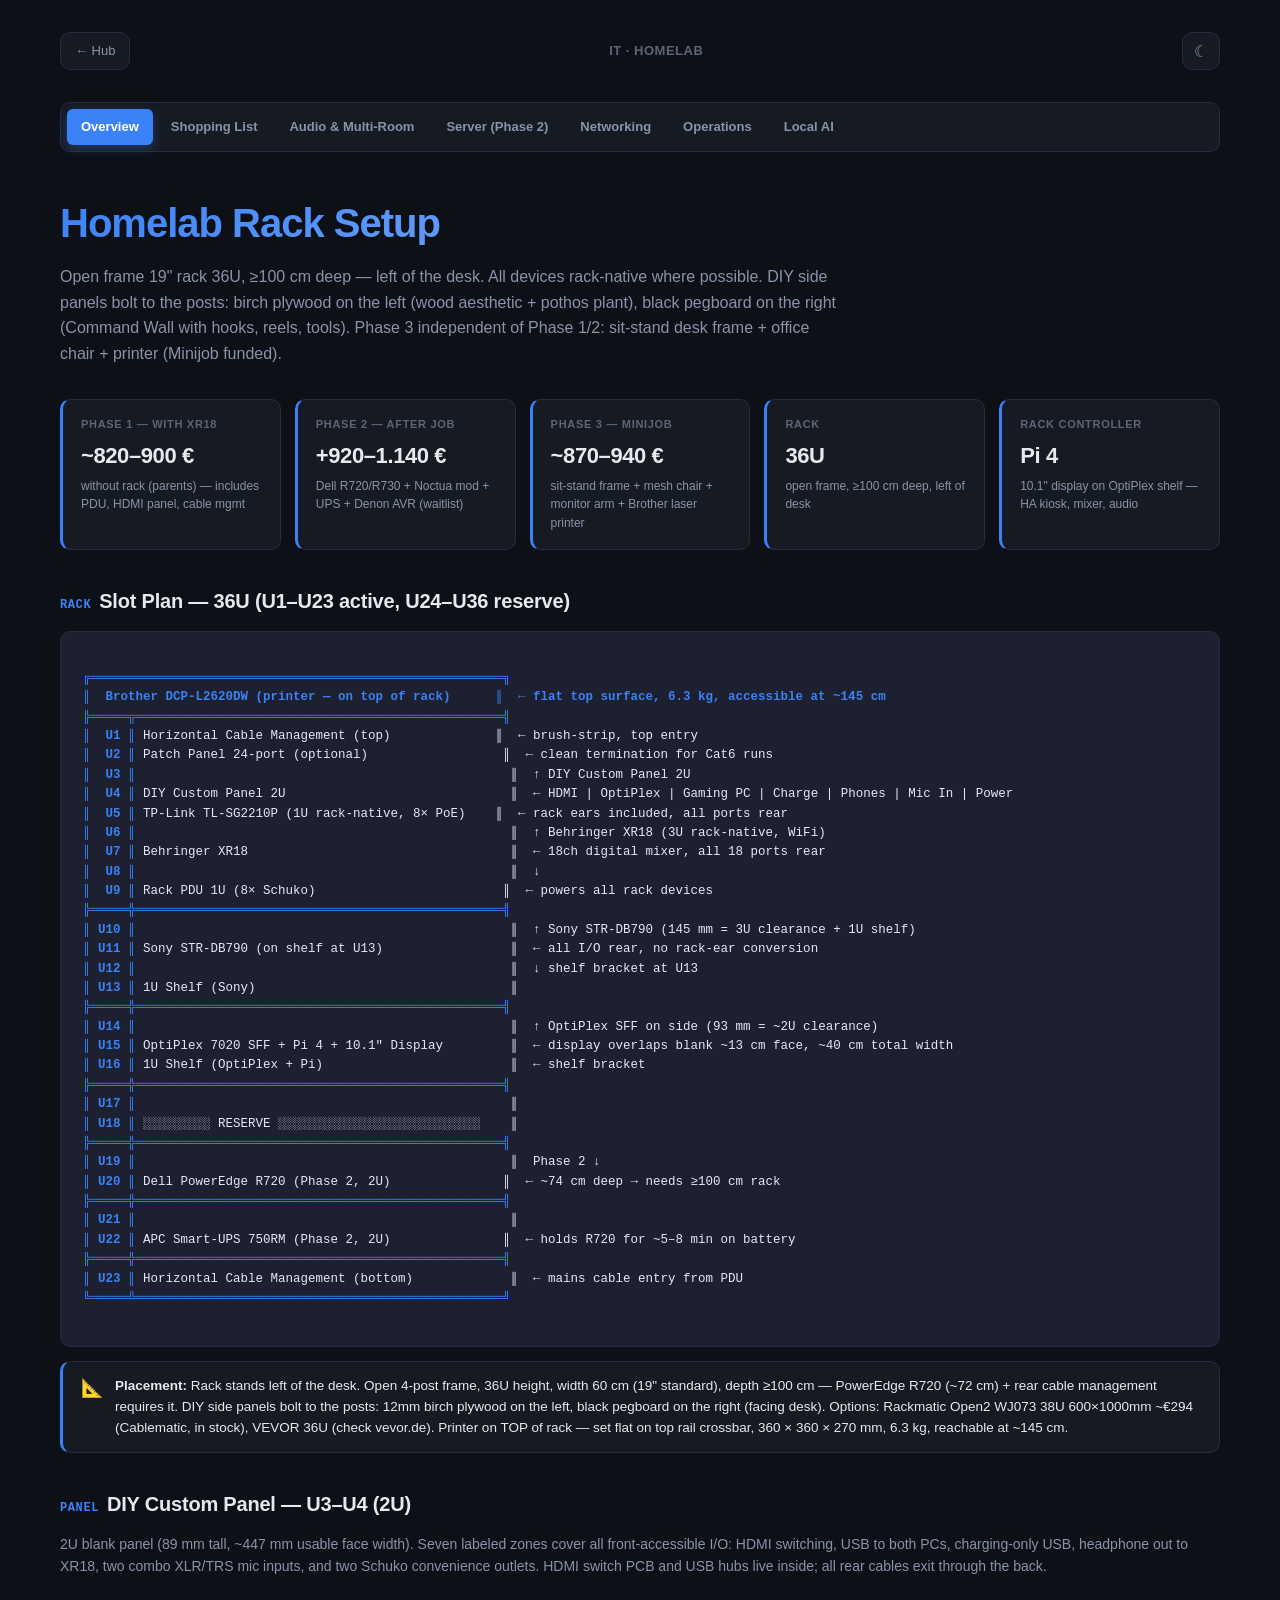
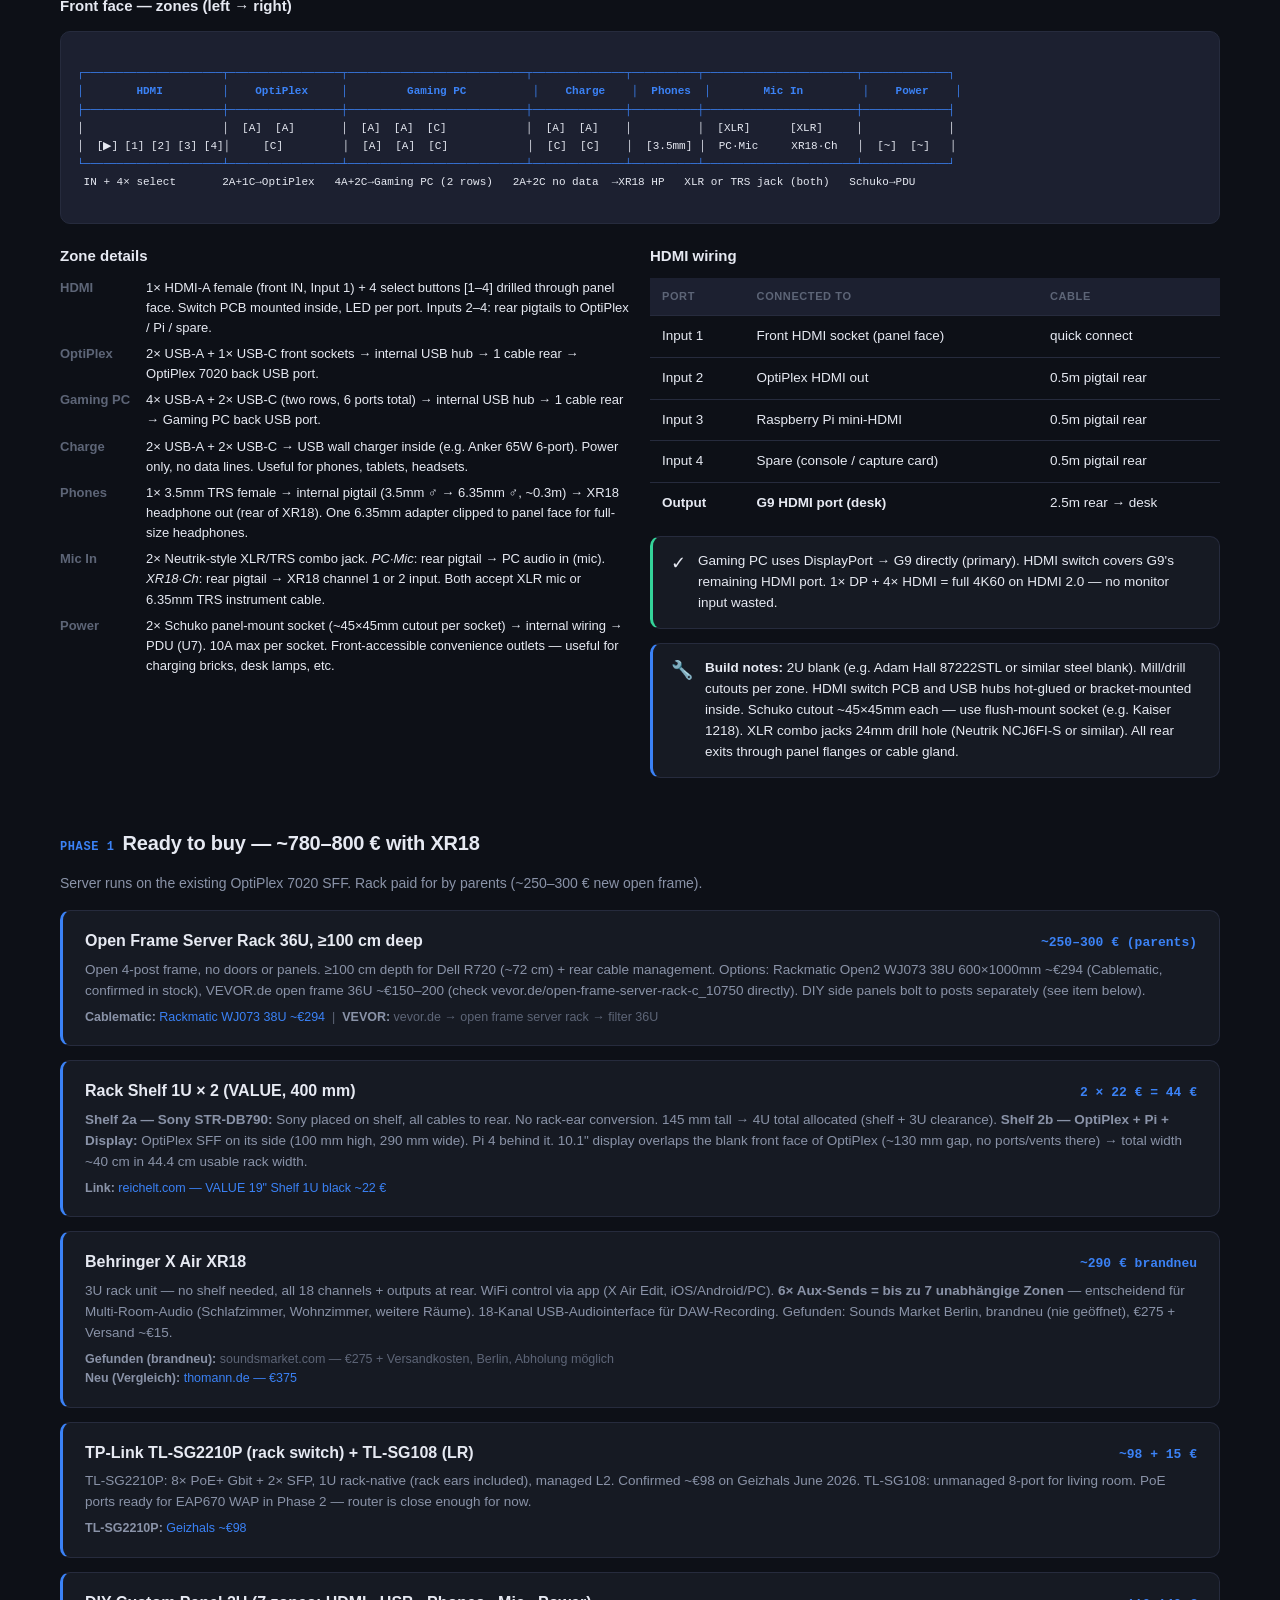
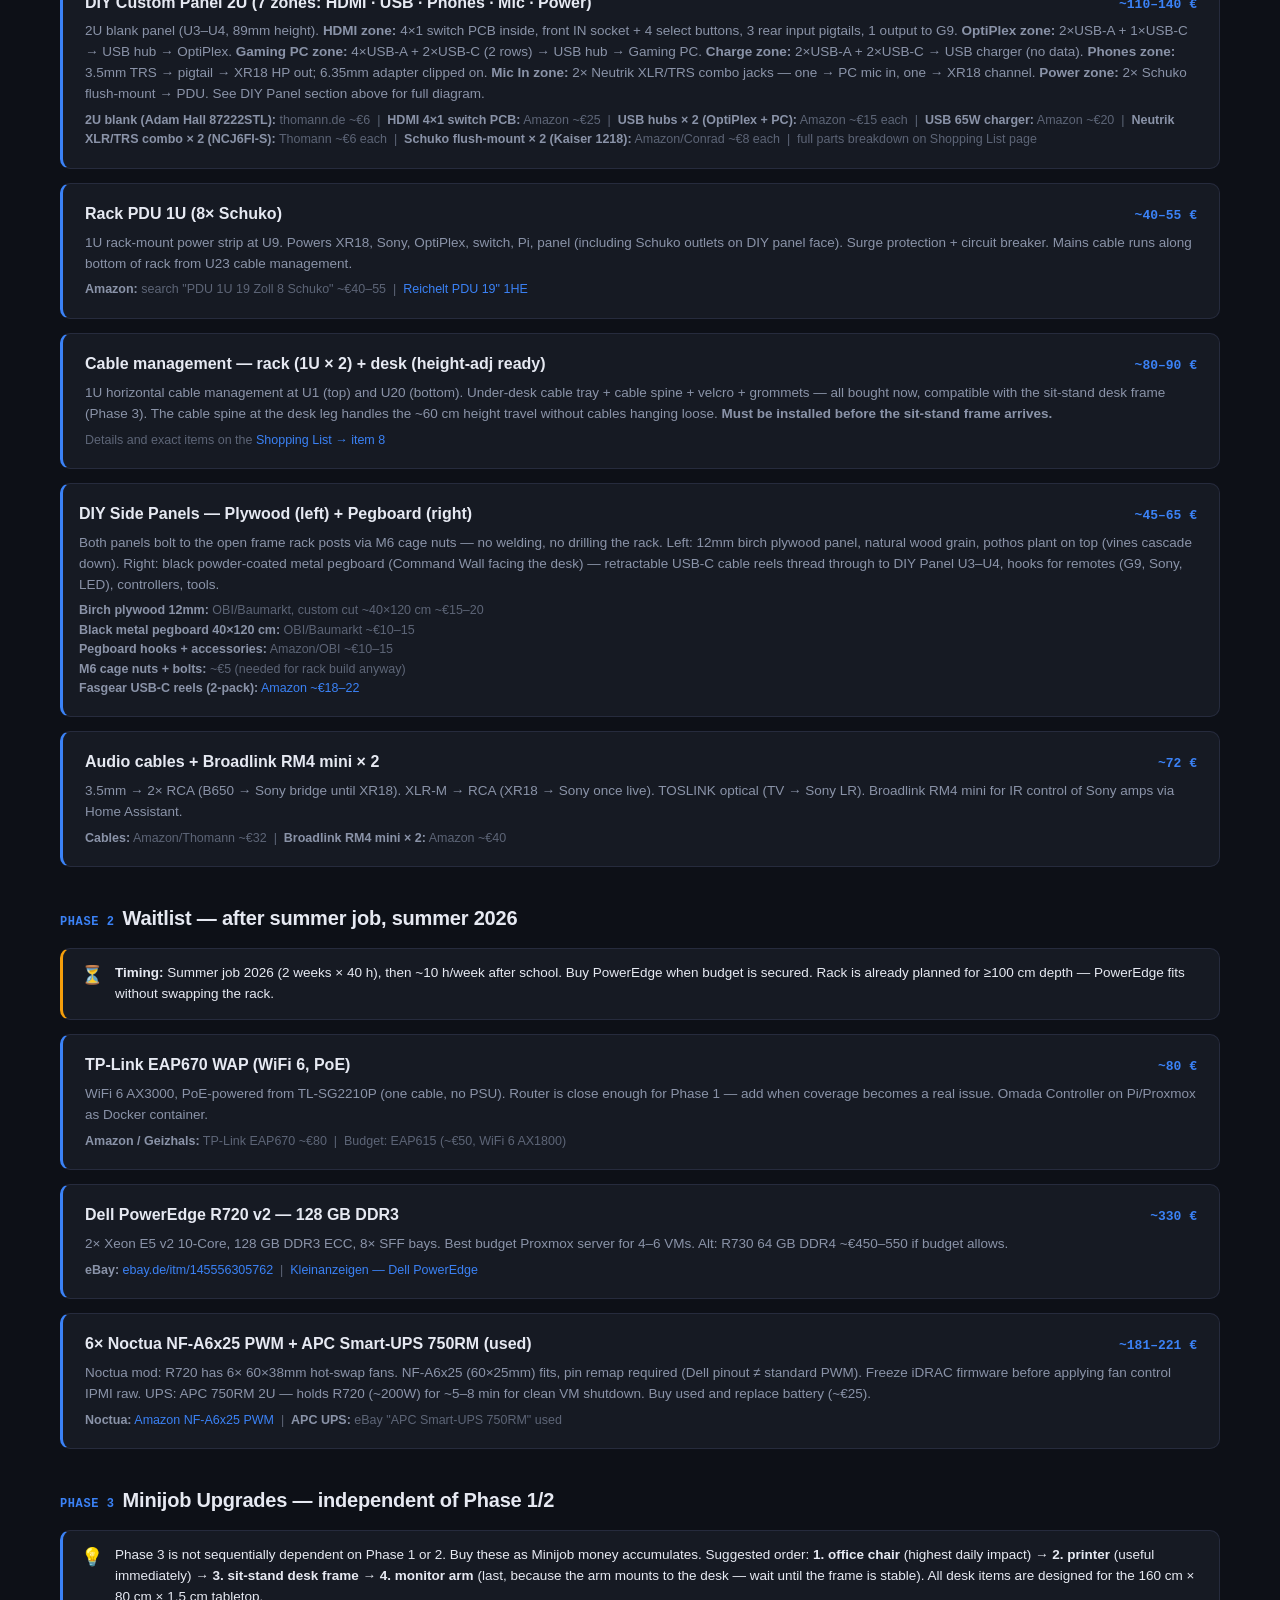
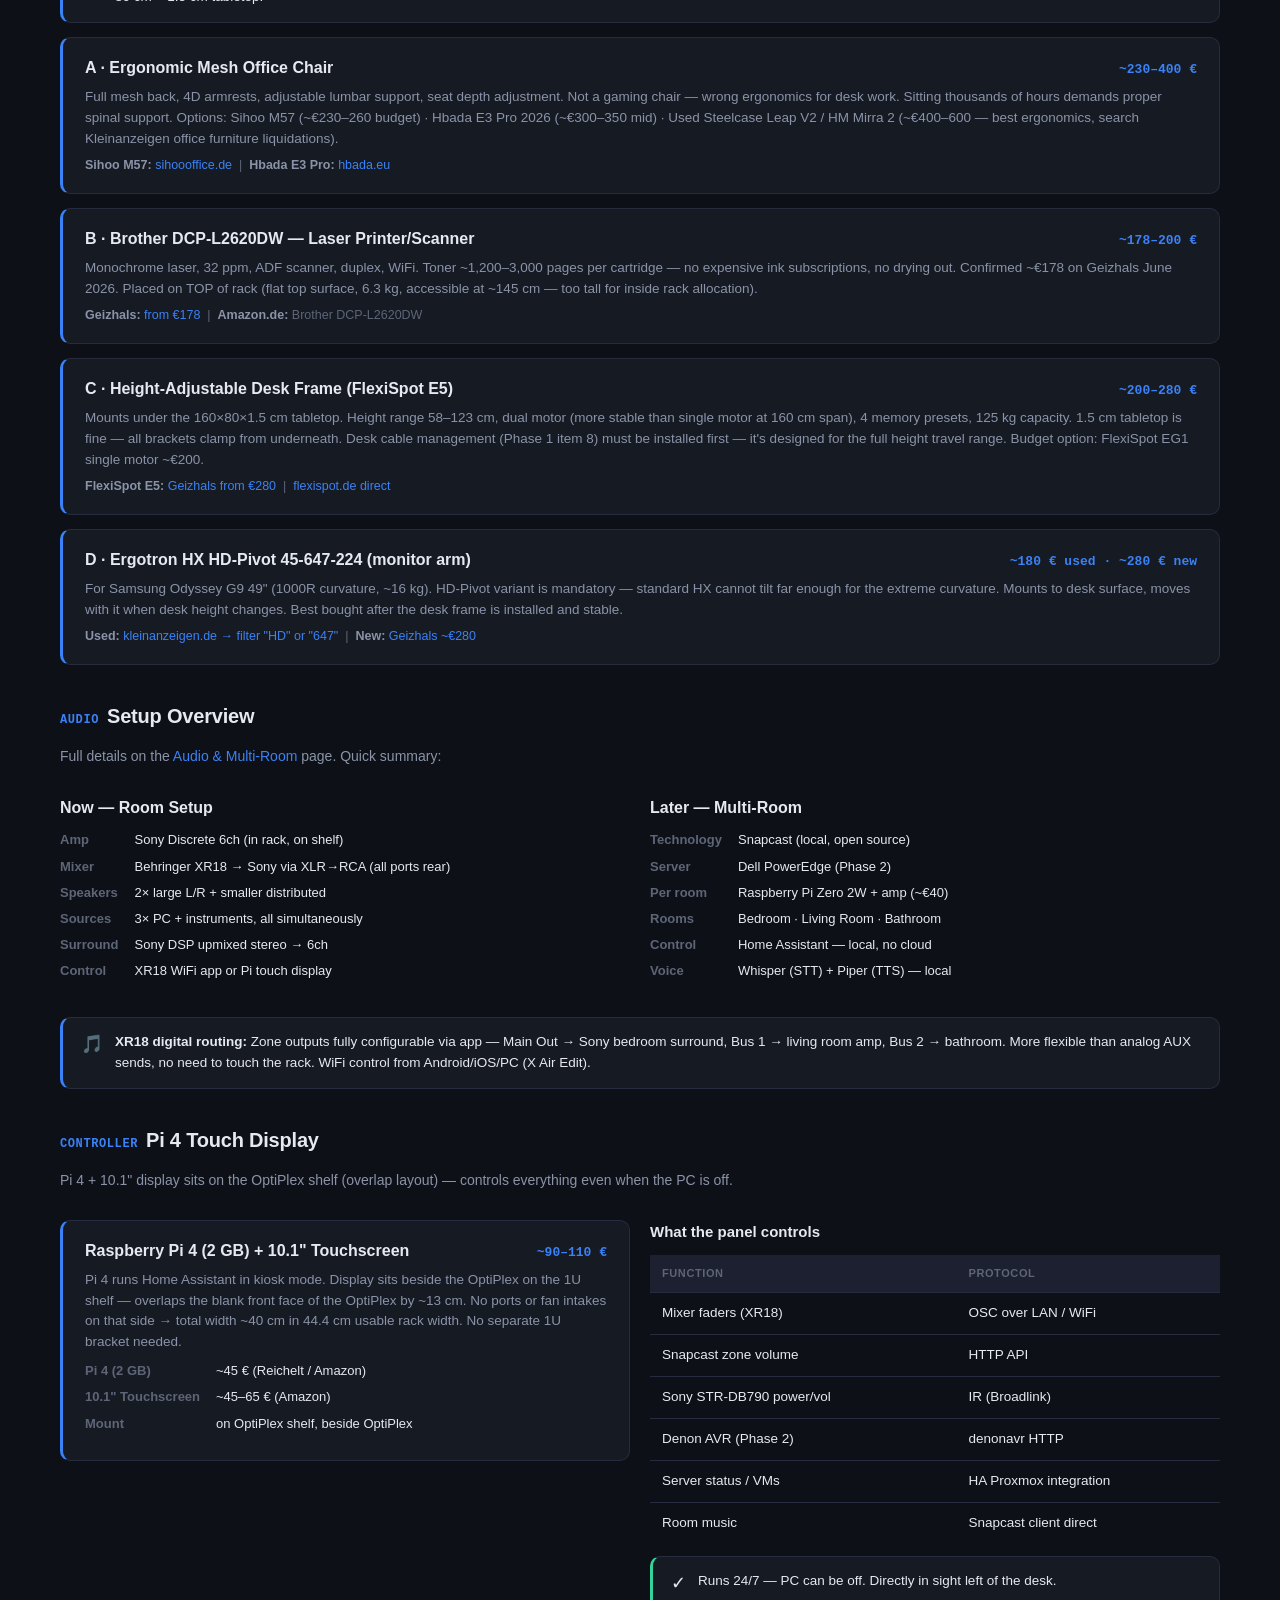
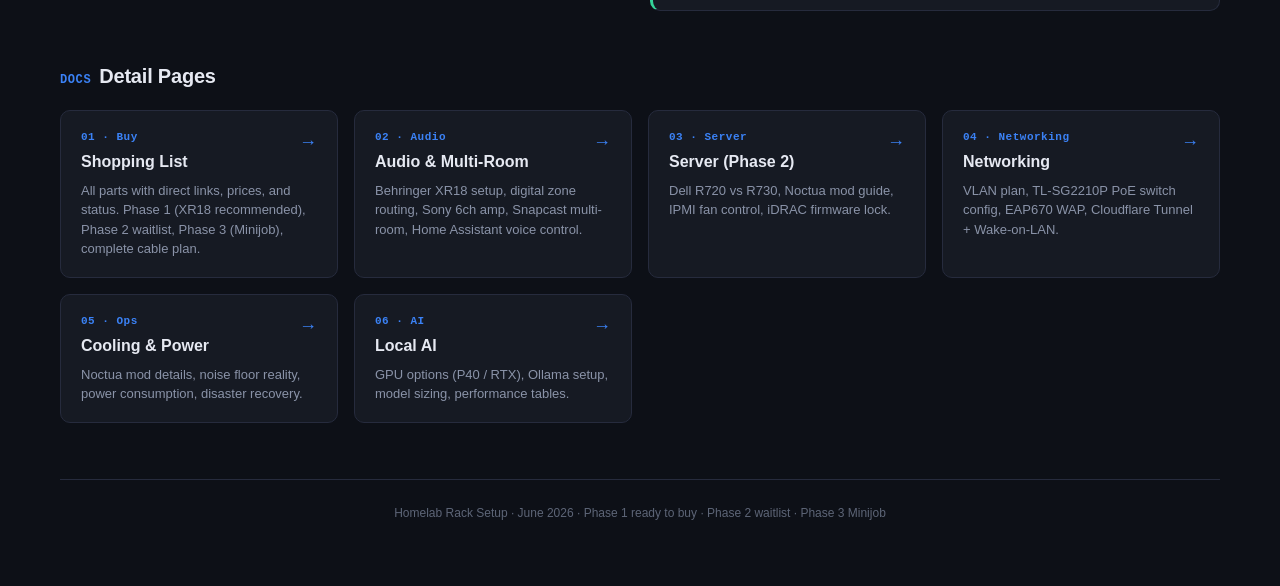
<file: index.html>
<!DOCTYPE html>
<html lang="en">
<head>
  <meta charset="UTF-8" />
  <meta name="viewport" content="width=device-width, initial-scale=1.0" />
  <title>Homelab Rack Setup — IT Hub</title>

  <meta name="proj-title"       content="Homelab Rack Setup" />
  <meta name="proj-color"       content="#3b82f6" />
  <meta name="proj-color-rgb"   content="59,130,246" />
  <meta name="proj-description" content="Open frame 19&quot; rack 36U, ≥100 cm deep — left of the desk. Phase 1: OptiPlex + XR18 + HDMI panel + DIY side panels. Phase 2: Dell PowerEdge after summer job. Phase 3: sit-stand desk + chair + printer (Minijob)." />
  <meta name="proj-tag"         content="Homelab / Build" />

  <script>(function(){try{var t=localStorage.getItem('it-hub-theme');if(t==='light')document.documentElement.classList.add('theme-light');}catch{}})();</script>
  <link rel="stylesheet" href="style.css" />
  <link rel="stylesheet" href="page.css" />
  <style>:root{--accent:#3b82f6;--accent-rgb:59,130,246;}</style>
</head>
<body>
<div class="container">

  <nav class="topbar">
    <a class="back" href="../../index.html">← Hub</a>
    <span class="brand">IT · Homelab</span>
    <button class="theme-toggle" type="button">☾</button>
  </nav>

  <nav class="subnav">
    <a href="index.html" class="active">Overview</a>
    <a href="einkaufsliste.html">Shopping List</a>
    <a href="audio.html">Audio &amp; Multi-Room</a>
    <a href="server.html">Server (Phase 2)</a>
    <a href="networking.html">Networking</a>
    <a href="operations.html">Operations</a>
    <a href="ai.html">Local AI</a>
  </nav>

  <header class="hero">
    <h1>Homelab Rack Setup</h1>
    <p class="lead">Open frame 19" rack 36U, ≥100 cm deep — left of the desk. All devices rack-native where possible. DIY side panels bolt to the posts: birch plywood on the left (wood aesthetic + pothos plant), black pegboard on the right (Command Wall with hooks, reels, tools). Phase 3 independent of Phase 1/2: sit-stand desk frame + office chair + printer (Minijob funded).</p>
  </header>

  <section class="stats-banner stagger">
    <div class="stat">
      <div class="lbl">Phase 1 — with XR18</div>
      <div class="val">~820–900 €</div>
      <div class="sub">without rack (parents) — includes PDU, HDMI panel, cable mgmt</div>
    </div>
    <div class="stat">
      <div class="lbl">Phase 2 — after job</div>
      <div class="val">+920–1.140 €</div>
      <div class="sub">Dell R720/R730 + Noctua mod + UPS + Denon AVR (waitlist)</div>
    </div>
    <div class="stat">
      <div class="lbl">Phase 3 — Minijob</div>
      <div class="val">~870–940 €</div>
      <div class="sub">sit-stand frame + mesh chair + monitor arm + Brother laser printer</div>
    </div>
    <div class="stat">
      <div class="lbl">Rack</div>
      <div class="val">36U</div>
      <div class="sub">open frame, ≥100 cm deep, left of desk</div>
    </div>
    <div class="stat">
      <div class="lbl">Rack Controller</div>
      <div class="val">Pi 4</div>
      <div class="sub">10.1" display on OptiPlex shelf — HA kiosk, mixer, audio</div>
    </div>
  </section>

  <!-- ===== RACK LAYOUT ===== -->
  <section class="section">
    <h2><span class="num">RACK</span>Slot Plan — 36U (U1–U23 active, U24–U36 reserve)</h2>
    <div class="diagram">
<span class="hi">╔═══════════════════════════════════════════════════════╗</span>
<span class="hi">║  Brother DCP-L2620DW (printer — on top of rack)      ║  ← flat top surface, 6.3 kg, accessible at ~145 cm</span>
<span class="hi">╠═════╦═════════════════════════════════════════════════╣</span>
<span class="hi">║  U1 ║</span> Horizontal Cable Management (top)              ║  ← brush-strip, top entry
<span class="hi">║  U2 ║</span> Patch Panel 24-port (optional)                  ║  ← clean termination for Cat6 runs
<span class="hi">║  U3 ║</span>                                                  ║  ↑ DIY Custom Panel 2U
<span class="hi">║  U4 ║</span> DIY Custom Panel 2U                              ║  ← HDMI | OptiPlex | Gaming PC | Charge | Phones | Mic In | Power
<span class="hi">║  U5 ║</span> TP-Link TL-SG2210P (1U rack-native, 8× PoE)    ║  ← rack ears included, all ports rear
<span class="hi">║  U6 ║</span>                                                  ║  ↑ Behringer XR18 (3U rack-native, WiFi)
<span class="hi">║  U7 ║</span> Behringer XR18                                   ║  ← 18ch digital mixer, all 18 ports rear
<span class="hi">║  U8 ║</span>                                                  ║  ↓
<span class="hi">║  U9 ║</span> Rack PDU 1U (8× Schuko)                         ║  ← powers all rack devices
<span class="hi">╠═════╬═════════════════════════════════════════════════╣</span>
<span class="hi">║ U10 ║</span>                                                  ║  ↑ Sony STR-DB790 (145 mm = 3U clearance + 1U shelf)
<span class="hi">║ U11 ║</span> Sony STR-DB790 (on shelf at U13)                 ║  ← all I/O rear, no rack-ear conversion
<span class="hi">║ U12 ║</span>                                                  ║  ↓ shelf bracket at U13
<span class="hi">║ U13 ║</span> 1U Shelf (Sony)                                  ║
<span class="hi">╠═════╬═════════════════════════════════════════════════╣</span>
<span class="hi">║ U14 ║</span>                                                  ║  ↑ OptiPlex SFF on side (93 mm = ~2U clearance)
<span class="hi">║ U15 ║</span> OptiPlex 7020 SFF + Pi 4 + 10.1" Display         ║  ← display overlaps blank ~13 cm face, ~40 cm total width
<span class="hi">║ U16 ║</span> 1U Shelf (OptiPlex + Pi)                         ║  ← shelf bracket
<span class="hi">╠═════╬═════════════════════════════════════════════════╣</span>
<span class="hi">║ U17 ║</span>                                                  ║
<span class="hi">║ U18 ║</span> ░░░░░░░░░ RESERVE ░░░░░░░░░░░░░░░░░░░░░░░░░░░    ║
<span class="hi">╠═════╬═════════════════════════════════════════════════╣</span>
<span class="hi">║ U19 ║</span>                                                  ║  Phase 2 ↓
<span class="hi">║ U20 ║</span> Dell PowerEdge R720 (Phase 2, 2U)               ║  ← ~74 cm deep → needs ≥100 cm rack
<span class="hi">╠═════╬═════════════════════════════════════════════════╣</span>
<span class="hi">║ U21 ║</span>                                                  ║
<span class="hi">║ U22 ║</span> APC Smart-UPS 750RM (Phase 2, 2U)               ║  ← holds R720 for ~5–8 min on battery
<span class="hi">╠═════╬═════════════════════════════════════════════════╣</span>
<span class="hi">║ U23 ║</span> Horizontal Cable Management (bottom)             ║  ← mains cable entry from PDU
<span class="hi">╚═════╩═════════════════════════════════════════════════╝</span>
    </div>
    <div class="callout info">
      <div class="icon">📐</div>
      <div class="body"><strong>Placement:</strong> Rack stands left of the desk. Open 4-post frame, 36U height, width 60 cm (19" standard), depth ≥100 cm — PowerEdge R720 (~72 cm) + rear cable management requires it. DIY side panels bolt to the posts: 12mm birch plywood on the left, black pegboard on the right (facing desk). Options: Rackmatic Open2 WJ073 38U 600×1000mm ~€294 (Cablematic, in stock), VEVOR 36U (check vevor.de). Printer on TOP of rack — set flat on top rail crossbar, 360 × 360 × 270 mm, 6.3 kg, reachable at ~145 cm.</div>
    </div>
  </section>

  <!-- ===== DIY PANEL ===== -->
  <section class="section">
    <h2><span class="num">PANEL</span>DIY Custom Panel — U3–U4 (2U)</h2>
    <p style="color:var(--text-muted); margin-bottom:16px;">2U blank panel (89 mm tall, ~447 mm usable face width). Seven labeled zones cover all front-accessible I/O: HDMI switching, USB to both PCs, charging-only USB, headphone out to XR18, two combo XLR/TRS mic inputs, and two Schuko convenience outlets. HDMI switch PCB and USB hubs live inside; all rear cables exit through the back.</p>

    <h3 style="font-size:15px;font-weight:700;margin:0 0 10px;">Front face — zones (left → right)</h3>
    <div class="diagram" style="font-size:11px; overflow-x:auto; padding:14px 16px; line-height:1.65;">
<span class="hi">┌─────────────────────┬─────────────────┬───────────────────────────┬──────────────┬──────────┬───────────────────────┬─────────────┐</span>
<span class="hi">│        HDMI         │    OptiPlex     │         Gaming PC          │    Charge    │  Phones  │        Mic In         │    Power    │</span>
<span class="hi">├─────────────────────┼─────────────────┼───────────────────────────┼──────────────┼──────────┼───────────────────────┼─────────────┤</span>
│                     │  [A]  [A]       │  [A]  [A]  [C]            │  [A]  [A]    │          │  [XLR]      [XLR]     │             │
│  [▶] [1] [2] [3] [4]│     [C]         │  [A]  [A]  [C]            │  [C]  [C]    │  [3.5mm] │  PC·Mic     XR18·Ch   │  [~]  [~]   │
<span class="hi">└─────────────────────┴─────────────────┴───────────────────────────┴──────────────┴──────────┴───────────────────────┴─────────────┘</span>
<span class="dim"> IN + 4× select       2A+1C→OptiPlex   4A+2C→Gaming PC (2 rows)   2A+2C no data  →XR18 HP   XLR or TRS jack (both)   Schuko→PDU  </span>
    </div>

    <div class="twocol" style="margin-top:20px;">
      <div>
        <h3 style="font-size:15px;font-weight:700;margin-bottom:10px;">Zone details</h3>
        <dl class="kv" style="font-size:13px;">
          <dt>HDMI</dt><dd>1× HDMI-A female (front IN, Input 1) + 4 select buttons [1–4] drilled through panel face. Switch PCB mounted inside, LED per port. Inputs 2–4: rear pigtails to OptiPlex / Pi / spare.</dd>
          <dt>OptiPlex</dt><dd>2× USB-A + 1× USB-C front sockets → internal USB hub → 1 cable rear → OptiPlex 7020 back USB port.</dd>
          <dt>Gaming PC</dt><dd>4× USB-A + 2× USB-C (two rows, 6 ports total) → internal USB hub → 1 cable rear → Gaming PC back USB port.</dd>
          <dt>Charge</dt><dd>2× USB-A + 2× USB-C → USB wall charger inside (e.g. Anker 65W 6-port). Power only, no data lines. Useful for phones, tablets, headsets.</dd>
          <dt>Phones</dt><dd>1× 3.5mm TRS female → internal pigtail (3.5mm ♂ → 6.35mm ♂, ~0.3m) → XR18 headphone out (rear of XR18). One 6.35mm adapter clipped to panel face for full-size headphones.</dd>
          <dt>Mic In</dt><dd>2× Neutrik-style XLR/TRS combo jack. <em>PC·Mic</em>: rear pigtail → PC audio in (mic). <em>XR18·Ch</em>: rear pigtail → XR18 channel 1 or 2 input. Both accept XLR mic or 6.35mm TRS instrument cable.</dd>
          <dt>Power</dt><dd>2× Schuko panel-mount socket (~45×45mm cutout per socket) → internal wiring → PDU (U7). 10A max per socket. Front-accessible convenience outlets — useful for charging bricks, desk lamps, etc.</dd>
        </dl>
      </div>
      <div>
        <h3 style="font-size:15px;font-weight:700;margin-bottom:10px;">HDMI wiring</h3>
        <table class="tbl" style="font-size:12px;">
          <thead><tr><th>Port</th><th>Connected to</th><th>Cable</th></tr></thead>
          <tbody>
            <tr><td>Input 1</td><td>Front HDMI socket (panel face)</td><td>quick connect</td></tr>
            <tr><td>Input 2</td><td>OptiPlex HDMI out</td><td>0.5m pigtail rear</td></tr>
            <tr><td>Input 3</td><td>Raspberry Pi mini-HDMI</td><td>0.5m pigtail rear</td></tr>
            <tr><td>Input 4</td><td>Spare (console / capture card)</td><td>0.5m pigtail rear</td></tr>
            <tr><td><strong>Output</strong></td><td><strong>G9 HDMI port (desk)</strong></td><td>2.5m rear → desk</td></tr>
          </tbody>
        </table>
        <div class="callout ok" style="margin-top:12px;">
          <div class="icon">✓</div>
          <div class="body">Gaming PC uses DisplayPort → G9 directly (primary). HDMI switch covers G9's remaining HDMI port. 1× DP + 4× HDMI = full 4K60 on HDMI 2.0 — no monitor input wasted.</div>
        </div>
        <div class="callout info" style="margin-top:12px;">
          <div class="icon">🔧</div>
          <div class="body"><strong>Build notes:</strong> 2U blank (e.g. Adam Hall 87222STL or similar steel blank). Mill/drill cutouts per zone. HDMI switch PCB and USB hubs hot-glued or bracket-mounted inside. Schuko cutout ~45×45mm each — use flush-mount socket (e.g. Kaiser 1218). XLR combo jacks 24mm drill hole (Neutrik NCJ6FI-S or similar). All rear exits through panel flanges or cable gland.</div>
        </div>
      </div>
    </div>
  </section>

  <!-- ===== PHASE 1 ===== -->
  <section class="section">
    <h2><span class="num">PHASE 1</span>Ready to buy — ~780–800 € with XR18</h2>
    <p style="color:var(--text-muted); margin-bottom: 16px;">Server runs on the existing OptiPlex 7020 SFF. Rack paid for by parents (~250–300 € new open frame).</p>

    <div class="comp">
      <h3>Open Frame Server Rack 36U, ≥100 cm deep <span class="price-tag">~250–300 € (parents)</span></h3>
      <div class="why">Open 4-post frame, no doors or panels. ≥100 cm depth for Dell R720 (~72 cm) + rear cable management. Options: Rackmatic Open2 WJ073 38U 600×1000mm ~€294 (Cablematic, confirmed in stock), VEVOR.de open frame 36U ~€150–200 (check vevor.de/open-frame-server-rack-c_10750 directly). DIY side panels bolt to posts separately (see item below).</div>
      <div class="alt"><strong>Cablematic:</strong> <a href="https://cablematic.com/en/products/rack-cabinet-19-open-38u-600x1000x1820mm-white-open2-mobirack-by-rackmatic-WJ073/" target="_blank">Rackmatic WJ073 38U ~€294</a> &nbsp;|&nbsp; <strong>VEVOR:</strong> vevor.de → open frame server rack → filter 36U</div>
    </div>

    <div class="comp">
      <h3>Rack Shelf 1U × 2 (VALUE, 400 mm) <span class="price-tag">2 × 22 € = 44 €</span></h3>
      <div class="why"><strong>Shelf 2a — Sony STR-DB790:</strong> Sony placed on shelf, all cables to rear. No rack-ear conversion. 145 mm tall → 4U total allocated (shelf + 3U clearance). <strong>Shelf 2b — OptiPlex + Pi + Display:</strong> OptiPlex SFF on its side (100 mm high, 290 mm wide). Pi 4 behind it. 10.1" display overlaps the blank front face of OptiPlex (~130 mm gap, no ports/vents there) → total width ~40 cm in 44.4 cm usable rack width.</div>
      <div class="alt"><strong>Link:</strong> <a href="https://www.reichelt.com/de/en/shop/product/19_shelf_1u_black-357869" target="_blank">reichelt.com — VALUE 19" Shelf 1U black ~22 €</a></div>
    </div>

    <div class="comp">
      <h3>Behringer X Air XR18 <span class="price-tag">~290 € brandneu</span></h3>
      <div class="why">3U rack unit — no shelf needed, all 18 channels + outputs at rear. WiFi control via app (X Air Edit, iOS/Android/PC). <strong>6× Aux-Sends = bis zu 7 unabhängige Zonen</strong> — entscheidend für Multi-Room-Audio (Schlafzimmer, Wohnzimmer, weitere Räume). 18-Kanal USB-Audiointerface für DAW-Recording. Gefunden: Sounds Market Berlin, brandneu (nie geöffnet), €275 + Versand ~€15.</div>
      <div class="alt">
        <strong>Gefunden (brandneu):</strong> soundsmarket.com — €275 + Versandkosten, Berlin, Abholung möglich<br>
        <strong>Neu (Vergleich):</strong> <a href="https://www.thomann.de/de/behringer_x_air_xr18.htm" target="_blank">thomann.de — €375</a>
      </div>
    </div>

    <div class="comp">
      <h3>TP-Link TL-SG2210P (rack switch) + TL-SG108 (LR) <span class="price-tag">~98 + 15 €</span></h3>
      <div class="why">TL-SG2210P: 8× PoE+ Gbit + 2× SFP, 1U rack-native (rack ears included), managed L2. Confirmed ~€98 on Geizhals June 2026. TL-SG108: unmanaged 8-port for living room. PoE ports ready for EAP670 WAP in Phase 2 — router is close enough for now.</div>
      <div class="alt"><strong>TL-SG2210P:</strong> <a href="https://geizhals.de/tp-link-tl-sg2210p-a1156121.html" target="_blank">Geizhals ~€98</a></div>
    </div>

    <div class="comp">
      <h3>DIY Custom Panel 2U (7 zones: HDMI · USB · Phones · Mic · Power) <span class="price-tag">~110–140 €</span></h3>
      <div class="why">2U blank panel (U3–U4, 89mm height). <strong>HDMI zone:</strong> 4×1 switch PCB inside, front IN socket + 4 select buttons, 3 rear input pigtails, 1 output to G9. <strong>OptiPlex zone:</strong> 2×USB-A + 1×USB-C → USB hub → OptiPlex. <strong>Gaming PC zone:</strong> 4×USB-A + 2×USB-C (2 rows) → USB hub → Gaming PC. <strong>Charge zone:</strong> 2×USB-A + 2×USB-C → USB charger (no data). <strong>Phones zone:</strong> 3.5mm TRS → pigtail → XR18 HP out; 6.35mm adapter clipped on. <strong>Mic In zone:</strong> 2× Neutrik XLR/TRS combo jacks — one → PC mic in, one → XR18 channel. <strong>Power zone:</strong> 2× Schuko flush-mount → PDU. See DIY Panel section above for full diagram.</div>
      <div class="alt">
        <strong>2U blank (Adam Hall 87222STL):</strong> thomann.de ~€6 &nbsp;|&nbsp; <strong>HDMI 4×1 switch PCB:</strong> Amazon ~€25 &nbsp;|&nbsp; <strong>USB hubs × 2 (OptiPlex + PC):</strong> Amazon ~€15 each &nbsp;|&nbsp; <strong>USB 65W charger:</strong> Amazon ~€20 &nbsp;|&nbsp; <strong>Neutrik XLR/TRS combo × 2 (NCJ6FI-S):</strong> Thomann ~€6 each &nbsp;|&nbsp; <strong>Schuko flush-mount × 2 (Kaiser 1218):</strong> Amazon/Conrad ~€8 each &nbsp;|&nbsp; full parts breakdown on Shopping List page
      </div>
    </div>

    <div class="comp">
      <h3>Rack PDU 1U (8× Schuko) <span class="price-tag">~40–55 €</span></h3>
      <div class="why">1U rack-mount power strip at U9. Powers XR18, Sony, OptiPlex, switch, Pi, panel (including Schuko outlets on DIY panel face). Surge protection + circuit breaker. Mains cable runs along bottom of rack from U23 cable management.</div>
      <div class="alt"><strong>Amazon:</strong> search "PDU 1U 19 Zoll 8 Schuko" ~€40–55 &nbsp;|&nbsp; <a href="https://www.reichelt.de/de/de/shop/search/?SEARCH=PDU+1U+19" target="_blank">Reichelt PDU 19" 1HE</a></div>
    </div>

    <div class="comp">
      <h3>Cable management — rack (1U × 2) + desk (height-adj ready) <span class="price-tag">~80–90 €</span></h3>
      <div class="why">1U horizontal cable management at U1 (top) and U20 (bottom). Under-desk cable tray + cable spine + velcro + grommets — all bought now, compatible with the sit-stand desk frame (Phase 3). The cable spine at the desk leg handles the ~60 cm height travel without cables hanging loose. <strong>Must be installed before the sit-stand frame arrives.</strong></div>
      <div class="alt">Details and exact items on the <a href="einkaufsliste.html">Shopping List → item 8</a></div>
    </div>

    <div class="comp" style="border-left: 3px solid var(--accent); padding-left: 16px;">
      <h3>DIY Side Panels — Plywood (left) + Pegboard (right) <span class="price-tag">~45–65 €</span></h3>
      <div class="why">Both panels bolt to the open frame rack posts via M6 cage nuts — no welding, no drilling the rack. Left: 12mm birch plywood panel, natural wood grain, pothos plant on top (vines cascade down). Right: black powder-coated metal pegboard (Command Wall facing the desk) — retractable USB-C cable reels thread through to DIY Panel U3–U4, hooks for remotes (G9, Sony, LED), controllers, tools.</div>
      <div class="alt">
        <strong>Birch plywood 12mm:</strong> OBI/Baumarkt, custom cut ~40×120 cm ~€15–20<br>
        <strong>Black metal pegboard 40×120 cm:</strong> OBI/Baumarkt ~€10–15<br>
        <strong>Pegboard hooks + accessories:</strong> Amazon/OBI ~€10–15<br>
        <strong>M6 cage nuts + bolts:</strong> ~€5 (needed for rack build anyway)<br>
        <strong>Fasgear USB-C reels (2-pack):</strong> <a href="https://www.amazon.de/Fasgear-Einziehbares-USB-C-Kabel/dp/B0DXDYZQSM" target="_blank">Amazon ~€18–22</a>
      </div>
    </div>

    <div class="comp">
      <h3>Audio cables + Broadlink RM4 mini × 2 <span class="price-tag">~72 €</span></h3>
      <div class="why">3.5mm → 2× RCA (B650 → Sony bridge until XR18). XLR-M → RCA (XR18 → Sony once live). TOSLINK optical (TV → Sony LR). Broadlink RM4 mini for IR control of Sony amps via Home Assistant.</div>
      <div class="alt"><strong>Cables:</strong> Amazon/Thomann ~€32 &nbsp;|&nbsp; <strong>Broadlink RM4 mini × 2:</strong> Amazon ~€40</div>
    </div>
  </section>

  <!-- ===== PHASE 2 ===== -->
  <section class="section">
    <h2><span class="num">PHASE 2</span>Waitlist — after summer job, summer 2026</h2>
    <div class="callout warn">
      <div class="icon">⏳</div>
      <div class="body"><strong>Timing:</strong> Summer job 2026 (2 weeks × 40 h), then ~10 h/week after school. Buy PowerEdge when budget is secured. Rack is already planned for ≥100 cm depth — PowerEdge fits without swapping the rack.</div>
    </div>

    <div class="comp">
      <h3>TP-Link EAP670 WAP (WiFi 6, PoE) <span class="price-tag">~80 €</span></h3>
      <div class="why">WiFi 6 AX3000, PoE-powered from TL-SG2210P (one cable, no PSU). Router is close enough for Phase 1 — add when coverage becomes a real issue. Omada Controller on Pi/Proxmox as Docker container.</div>
      <div class="alt"><strong>Amazon / Geizhals:</strong> TP-Link EAP670 ~€80 &nbsp;|&nbsp; Budget: EAP615 (~€50, WiFi 6 AX1800)</div>
    </div>

    <div class="comp">
      <h3>Dell PowerEdge R720 v2 — 128 GB DDR3 <span class="price-tag">~330 €</span></h3>
      <div class="why">2× Xeon E5 v2 10-Core, 128 GB DDR3 ECC, 8× SFF bays. Best budget Proxmox server for 4–6 VMs. Alt: R730 64 GB DDR4 ~€450–550 if budget allows.</div>
      <div class="alt"><strong>eBay:</strong> <a href="https://www.ebay.de/itm/145556305762" target="_blank">ebay.de/itm/145556305762</a> &nbsp;|&nbsp; <a href="https://www.kleinanzeigen.de/s-pcs/dell-poweredge/k0c228" target="_blank">Kleinanzeigen — Dell PowerEdge</a></div>
    </div>

    <div class="comp">
      <h3>6× Noctua NF-A6x25 PWM + APC Smart-UPS 750RM (used) <span class="price-tag">~181–221 €</span></h3>
      <div class="why">Noctua mod: R720 has 6× 60×38mm hot-swap fans. NF-A6x25 (60×25mm) fits, pin remap required (Dell pinout ≠ standard PWM). Freeze iDRAC firmware before applying fan control IPMI raw. UPS: APC 750RM 2U — holds R720 (~200W) for ~5–8 min for clean VM shutdown. Buy used and replace battery (~€25).</div>
      <div class="alt"><strong>Noctua:</strong> <a href="https://www.amazon.de/dp/B00VXTANZ4" target="_blank">Amazon NF-A6x25 PWM</a> &nbsp;|&nbsp; <strong>APC UPS:</strong> eBay "APC Smart-UPS 750RM" used</div>
    </div>
  </section>

  <!-- ===== PHASE 3 ===== -->
  <section class="section">
    <h2><span class="num">PHASE 3</span>Minijob Upgrades — independent of Phase 1/2</h2>
    <div class="callout info">
      <div class="icon">💡</div>
      <div class="body">Phase 3 is not sequentially dependent on Phase 1 or 2. Buy these as Minijob money accumulates. Suggested order: <strong>1. office chair</strong> (highest daily impact) → <strong>2. printer</strong> (useful immediately) → <strong>3. sit-stand desk frame</strong> → <strong>4. monitor arm</strong> (last, because the arm mounts to the desk — wait until the frame is stable). All desk items are designed for the 160 cm × 80 cm × 1.5 cm tabletop.</div>
    </div>

    <div class="comp">
      <h3>A · Ergonomic Mesh Office Chair <span class="price-tag">~230–400 €</span></h3>
      <div class="why">Full mesh back, 4D armrests, adjustable lumbar support, seat depth adjustment. Not a gaming chair — wrong ergonomics for desk work. Sitting thousands of hours demands proper spinal support. Options: Sihoo M57 (~€230–260 budget) · Hbada E3 Pro 2026 (~€300–350 mid) · Used Steelcase Leap V2 / HM Mirra 2 (~€400–600 — best ergonomics, search Kleinanzeigen office furniture liquidations).</div>
      <div class="alt"><strong>Sihoo M57:</strong> <a href="https://de.sihoooffice.com/products/m57-ergonomischer-stuhl" target="_blank">sihoooffice.de</a> &nbsp;|&nbsp; <strong>Hbada E3 Pro:</strong> <a href="https://www.hbada.eu/products/e3-pro-ergonomic-office-chair" target="_blank">hbada.eu</a></div>
    </div>

    <div class="comp">
      <h3>B · Brother DCP-L2620DW — Laser Printer/Scanner <span class="price-tag">~178–200 €</span></h3>
      <div class="why">Monochrome laser, 32 ppm, ADF scanner, duplex, WiFi. Toner ~1,200–3,000 pages per cartridge — no expensive ink subscriptions, no drying out. Confirmed ~€178 on Geizhals June 2026. Placed on TOP of rack (flat top surface, 6.3 kg, accessible at ~145 cm — too tall for inside rack allocation).</div>
      <div class="alt"><strong>Geizhals:</strong> <a href="https://geizhals.de/brother-dcp-l2620dw-dcpl2620dwre1-a3047102.html" target="_blank">from €178</a> &nbsp;|&nbsp; <strong>Amazon.de:</strong> Brother DCP-L2620DW</div>
    </div>

    <div class="comp">
      <h3>C · Height-Adjustable Desk Frame (FlexiSpot E5) <span class="price-tag">~200–280 €</span></h3>
      <div class="why">Mounts under the 160×80×1.5 cm tabletop. Height range 58–123 cm, dual motor (more stable than single motor at 160 cm span), 4 memory presets, 125 kg capacity. 1.5 cm tabletop is fine — all brackets clamp from underneath. Desk cable management (Phase 1 item 8) must be installed first — it's designed for the full height travel range. Budget option: FlexiSpot EG1 single motor ~€200.</div>
      <div class="alt"><strong>FlexiSpot E5:</strong> <a href="https://geizhals.de/flexispot-e5-sitz-steh-schreibtischgestell-a2608969.html" target="_blank">Geizhals from €280</a> &nbsp;|&nbsp; <a href="https://www.flexispot.de/elektrisch-hohenverstellbares-tischgestell-e5.html" target="_blank">flexispot.de direct</a></div>
    </div>

    <div class="comp">
      <h3>D · Ergotron HX HD-Pivot 45-647-224 (monitor arm) <span class="price-tag">~180 € used · ~280 € new</span></h3>
      <div class="why">For Samsung Odyssey G9 49" (1000R curvature, ~16 kg). HD-Pivot variant is mandatory — standard HX cannot tilt far enough for the extreme curvature. Mounts to desk surface, moves with it when desk height changes. Best bought after the desk frame is installed and stable.</div>
      <div class="alt"><strong>Used:</strong> <a href="https://www.kleinanzeigen.de/s-ergotron-hx/k0" target="_blank">kleinanzeigen.de → filter "HD" or "647"</a> &nbsp;|&nbsp; <strong>New:</strong> <a href="https://geizhals.de/ergotron-hx-monitor-arm-mit-hd-gelenk-schwarz-45-647-224-a2546146.html" target="_blank">Geizhals ~€280</a></div>
    </div>
  </section>

  <!-- ===== AUDIO SUMMARY ===== -->
  <section class="section">
    <h2><span class="num">AUDIO</span>Setup Overview</h2>
    <p style="color:var(--text-muted); margin-bottom:16px;">Full details on the <a href="audio.html">Audio &amp; Multi-Room</a> page. Quick summary:</p>

    <div class="twocol">
      <div>
        <h3 style="margin-bottom:10px; font-size:16px; font-weight:700;">Now — Room Setup</h3>
        <div class="kv">
          <dt>Amp</dt><dd>Sony Discrete 6ch (in rack, on shelf)</dd>
          <dt>Mixer</dt><dd>Behringer XR18 → Sony via XLR→RCA (all ports rear)</dd>
          <dt>Speakers</dt><dd>2× large L/R + smaller distributed</dd>
          <dt>Sources</dt><dd>3× PC + instruments, all simultaneously</dd>
          <dt>Surround</dt><dd>Sony DSP upmixed stereo → 6ch</dd>
          <dt>Control</dt><dd>XR18 WiFi app or Pi touch display</dd>
        </div>
      </div>
      <div>
        <h3 style="margin-bottom:10px; font-size:16px; font-weight:700;">Later — Multi-Room</h3>
        <div class="kv">
          <dt>Technology</dt><dd>Snapcast (local, open source)</dd>
          <dt>Server</dt><dd>Dell PowerEdge (Phase 2)</dd>
          <dt>Per room</dt><dd>Raspberry Pi Zero 2W + amp (~€40)</dd>
          <dt>Rooms</dt><dd>Bedroom · Living Room · Bathroom</dd>
          <dt>Control</dt><dd>Home Assistant — local, no cloud</dd>
          <dt>Voice</dt><dd>Whisper (STT) + Piper (TTS) — local</dd>
        </div>
      </div>
    </div>

    <div class="callout info">
      <div class="icon">🎵</div>
      <div class="body"><strong>XR18 digital routing:</strong> Zone outputs fully configurable via app — Main Out → Sony bedroom surround, Bus 1 → living room amp, Bus 2 → bathroom. More flexible than analog AUX sends, no need to touch the rack. WiFi control from Android/iOS/PC (X Air Edit).</div>
    </div>
  </section>

  <!-- ===== CONTROLLER ===== -->
  <section class="section">
    <h2><span class="num">CONTROLLER</span>Pi 4 Touch Display</h2>
    <p style="color:var(--text-muted);margin-bottom:16px;">Pi 4 + 10.1" display sits on the OptiPlex shelf (overlap layout) — controls everything even when the PC is off.</p>

    <div class="twocol">
      <div>
        <div class="comp">
          <h3>Raspberry Pi 4 (2 GB) + 10.1" Touchscreen <span class="price-tag">~90–110 €</span></h3>
          <div class="why">Pi 4 runs Home Assistant in kiosk mode. Display sits beside the OptiPlex on the 1U shelf — overlaps the blank front face of the OptiPlex by ~13 cm. No ports or fan intakes on that side → total width ~40 cm in 44.4 cm usable rack width. No separate 1U bracket needed.</div>
          <dl class="kv" style="margin-top:8px;">
            <dt>Pi 4 (2 GB)</dt><dd>~45 € (Reichelt / Amazon)</dd>
            <dt>10.1" Touchscreen</dt><dd>~45–65 € (Amazon)</dd>
            <dt>Mount</dt><dd>on OptiPlex shelf, beside OptiPlex</dd>
          </dl>
        </div>
      </div>
      <div>
        <h3 style="font-size:15px;font-weight:700;margin-bottom:12px;">What the panel controls</h3>
        <table class="tbl">
          <thead><tr><th>Function</th><th>Protocol</th></tr></thead>
          <tbody>
            <tr><td>Mixer faders (XR18)</td><td>OSC over LAN / WiFi</td></tr>
            <tr><td>Snapcast zone volume</td><td>HTTP API</td></tr>
            <tr><td>Sony STR-DB790 power/vol</td><td>IR (Broadlink)</td></tr>
            <tr><td>Denon AVR (Phase 2)</td><td>denonavr HTTP</td></tr>
            <tr><td>Server status / VMs</td><td>HA Proxmox integration</td></tr>
            <tr><td>Room music</td><td>Snapcast client direct</td></tr>
          </tbody>
        </table>
        <div class="callout ok" style="margin-top:12px;">
          <div class="icon">✓</div>
          <div class="body">Runs 24/7 — PC can be off. Directly in sight left of the desk.</div>
        </div>
      </div>
    </div>
  </section>

  <!-- ===== NAV CARDS ===== -->
  <section class="section">
    <h2><span class="num">DOCS</span>Detail Pages</h2>
    <div class="nav-cards stagger">
      <a class="nav-card" href="einkaufsliste.html">
        <div class="num">01 · Buy</div>
        <h4>Shopping List</h4>
        <p>All parts with direct links, prices, and status. Phase 1 (XR18 recommended), Phase 2 waitlist, Phase 3 (Minijob), complete cable plan.</p>
      </a>
      <a class="nav-card" href="audio.html">
        <div class="num">02 · Audio</div>
        <h4>Audio &amp; Multi-Room</h4>
        <p>Behringer XR18 setup, digital zone routing, Sony 6ch amp, Snapcast multi-room, Home Assistant voice control.</p>
      </a>
      <a class="nav-card" href="server.html">
        <div class="num">03 · Server</div>
        <h4>Server (Phase 2)</h4>
        <p>Dell R720 vs R730, Noctua mod guide, IPMI fan control, iDRAC firmware lock.</p>
      </a>
      <a class="nav-card" href="networking.html">
        <div class="num">04 · Networking</div>
        <h4>Networking</h4>
        <p>VLAN plan, TL-SG2210P PoE switch config, EAP670 WAP, Cloudflare Tunnel + Wake-on-LAN.</p>
      </a>
      <a class="nav-card" href="operations.html">
        <div class="num">05 · Ops</div>
        <h4>Cooling &amp; Power</h4>
        <p>Noctua mod details, noise floor reality, power consumption, disaster recovery.</p>
      </a>
      <a class="nav-card" href="ai.html">
        <div class="num">06 · AI</div>
        <h4>Local AI</h4>
        <p>GPU options (P40 / RTX), Ollama setup, model sizing, performance tables.</p>
      </a>
    </div>
  </section>

  <footer class="foot">
    Homelab Rack Setup · June 2026 · Phase 1 ready to buy · Phase 2 waitlist · Phase 3 Minijob
  </footer>

</div>
<script src="theme.js"></script>
</body>
</html>
</file>
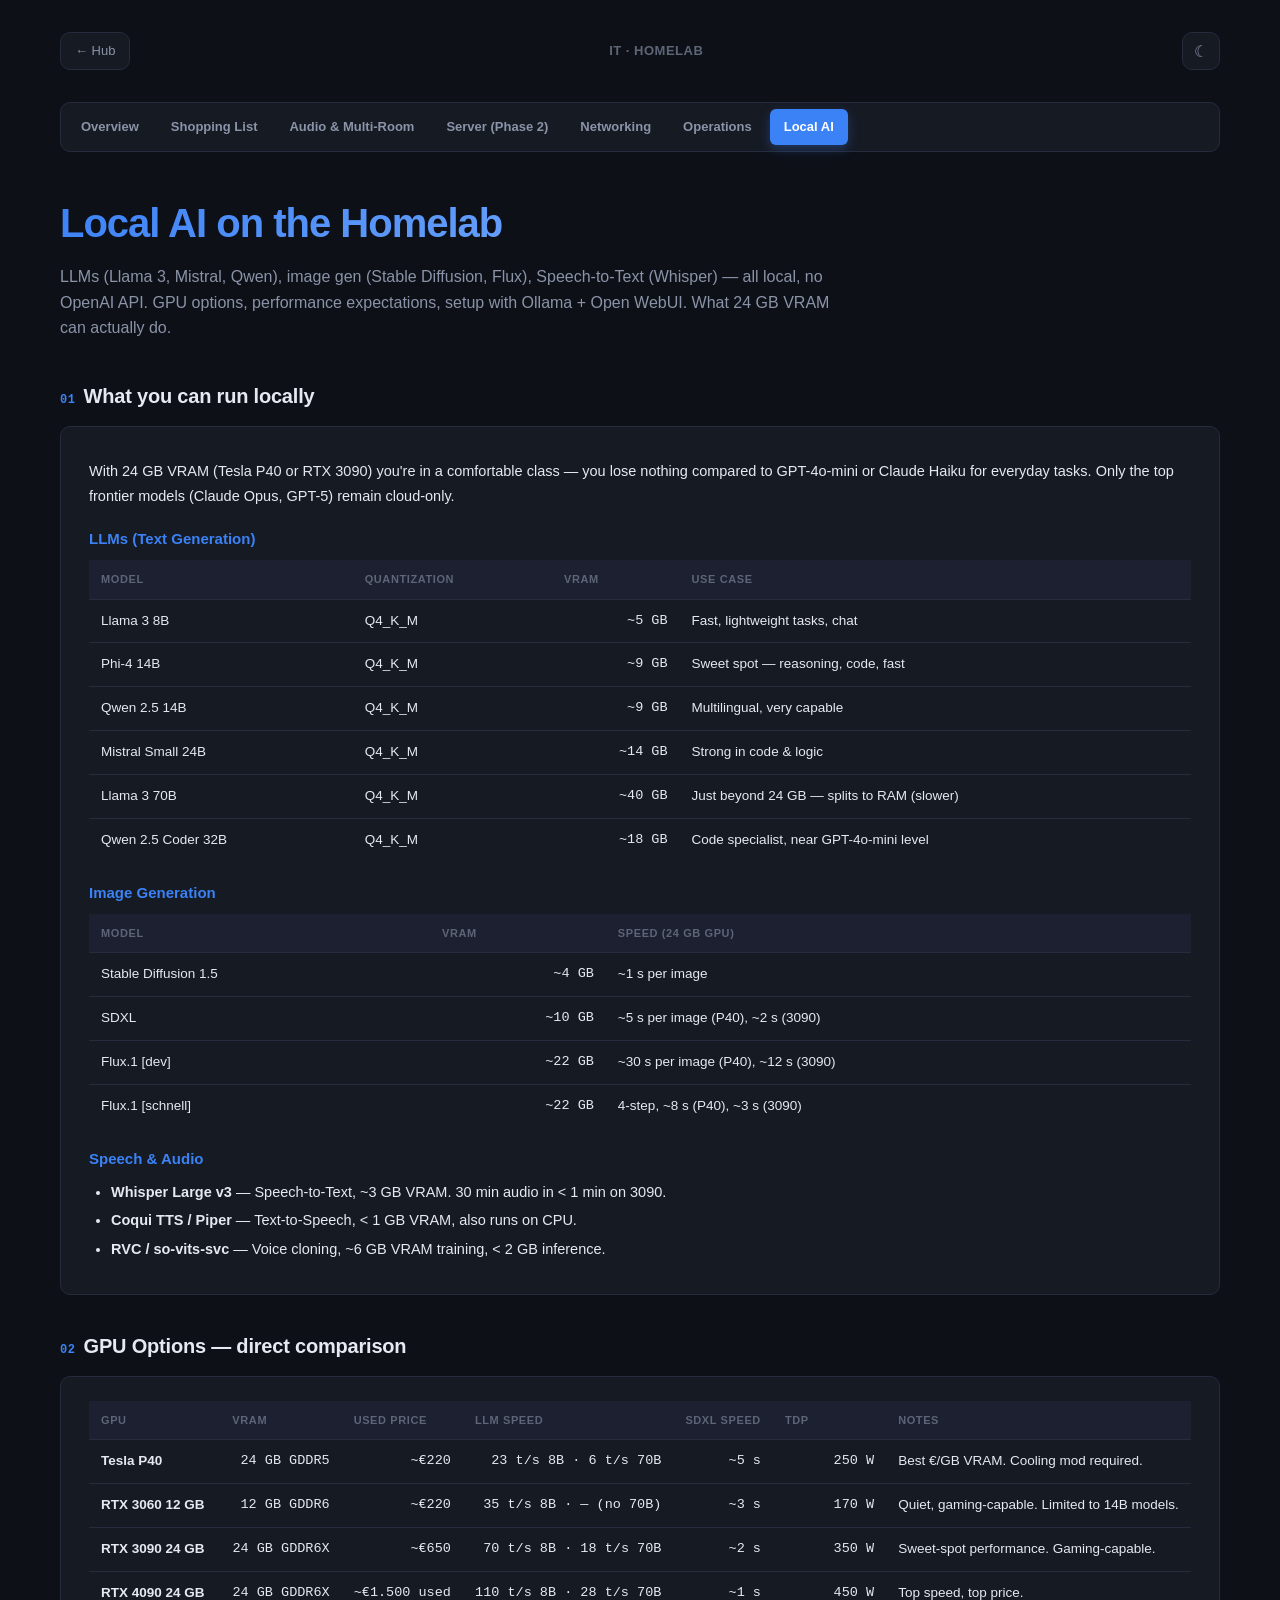
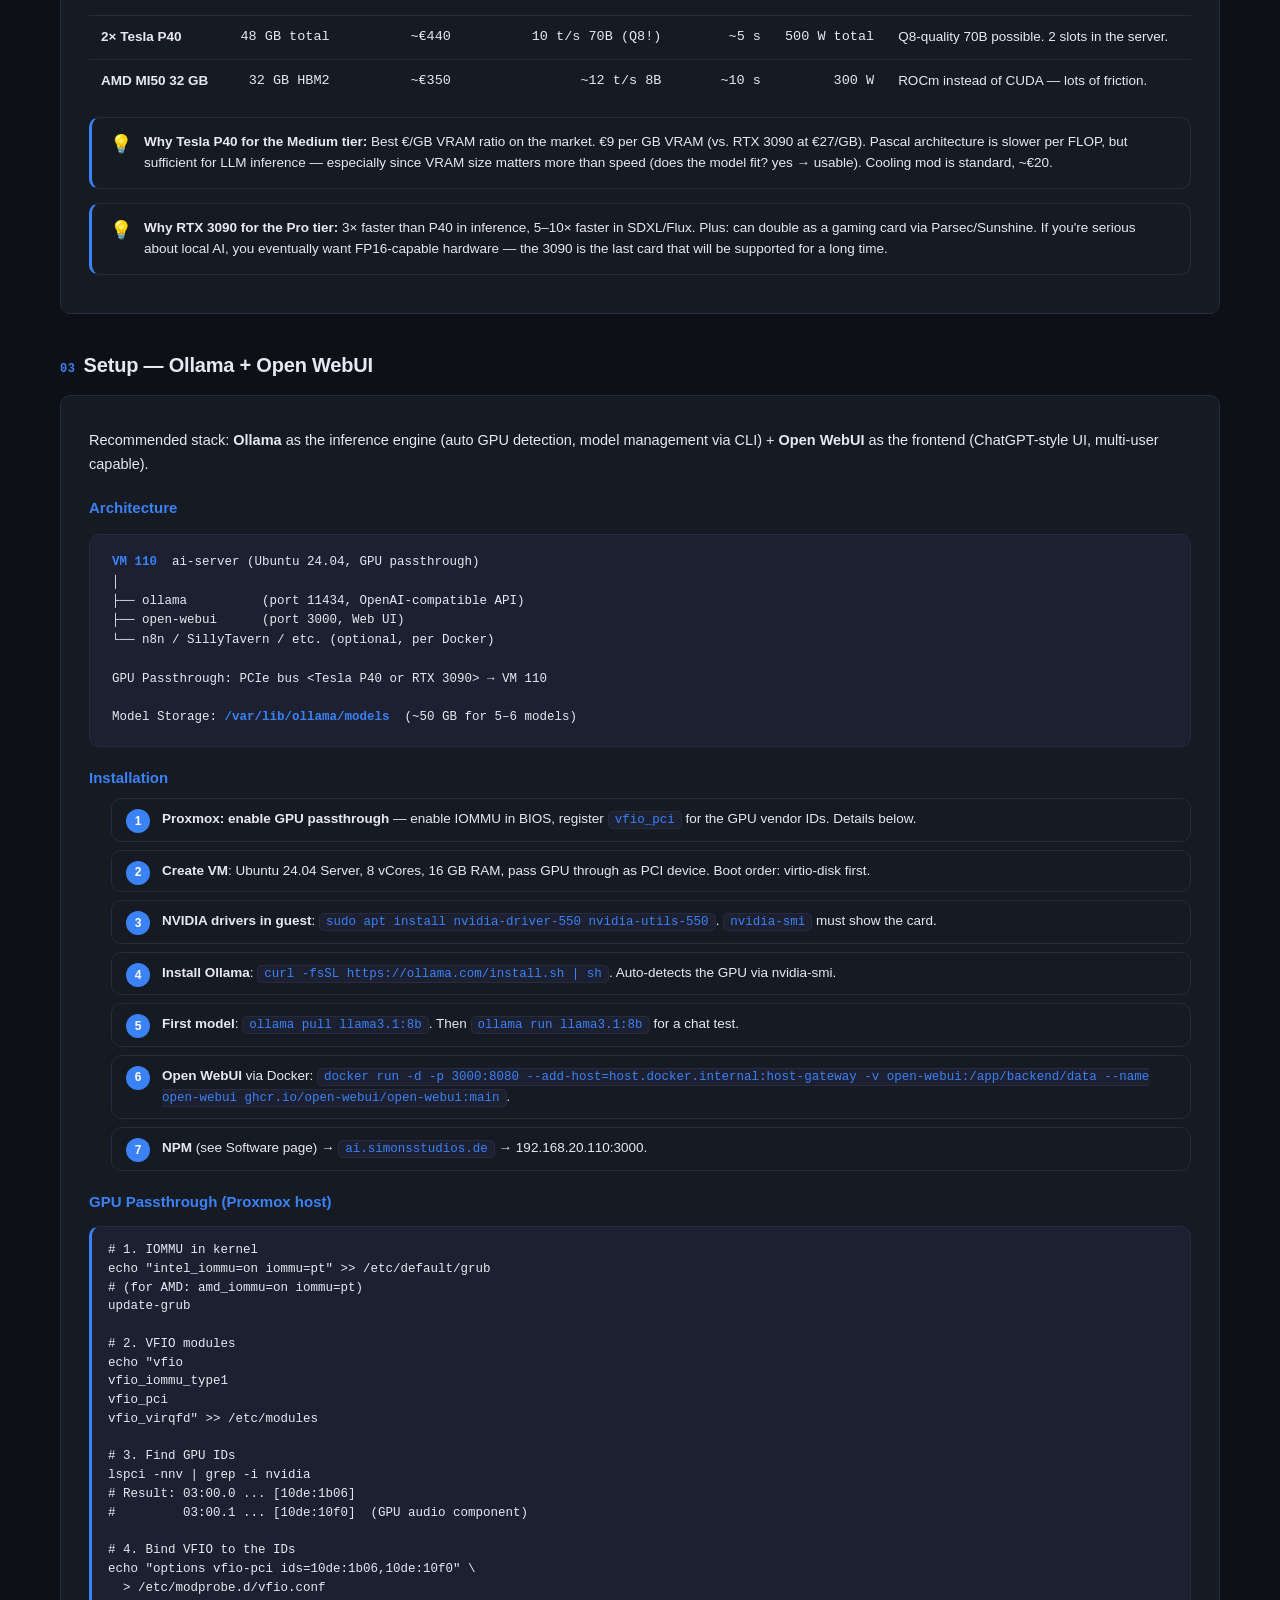
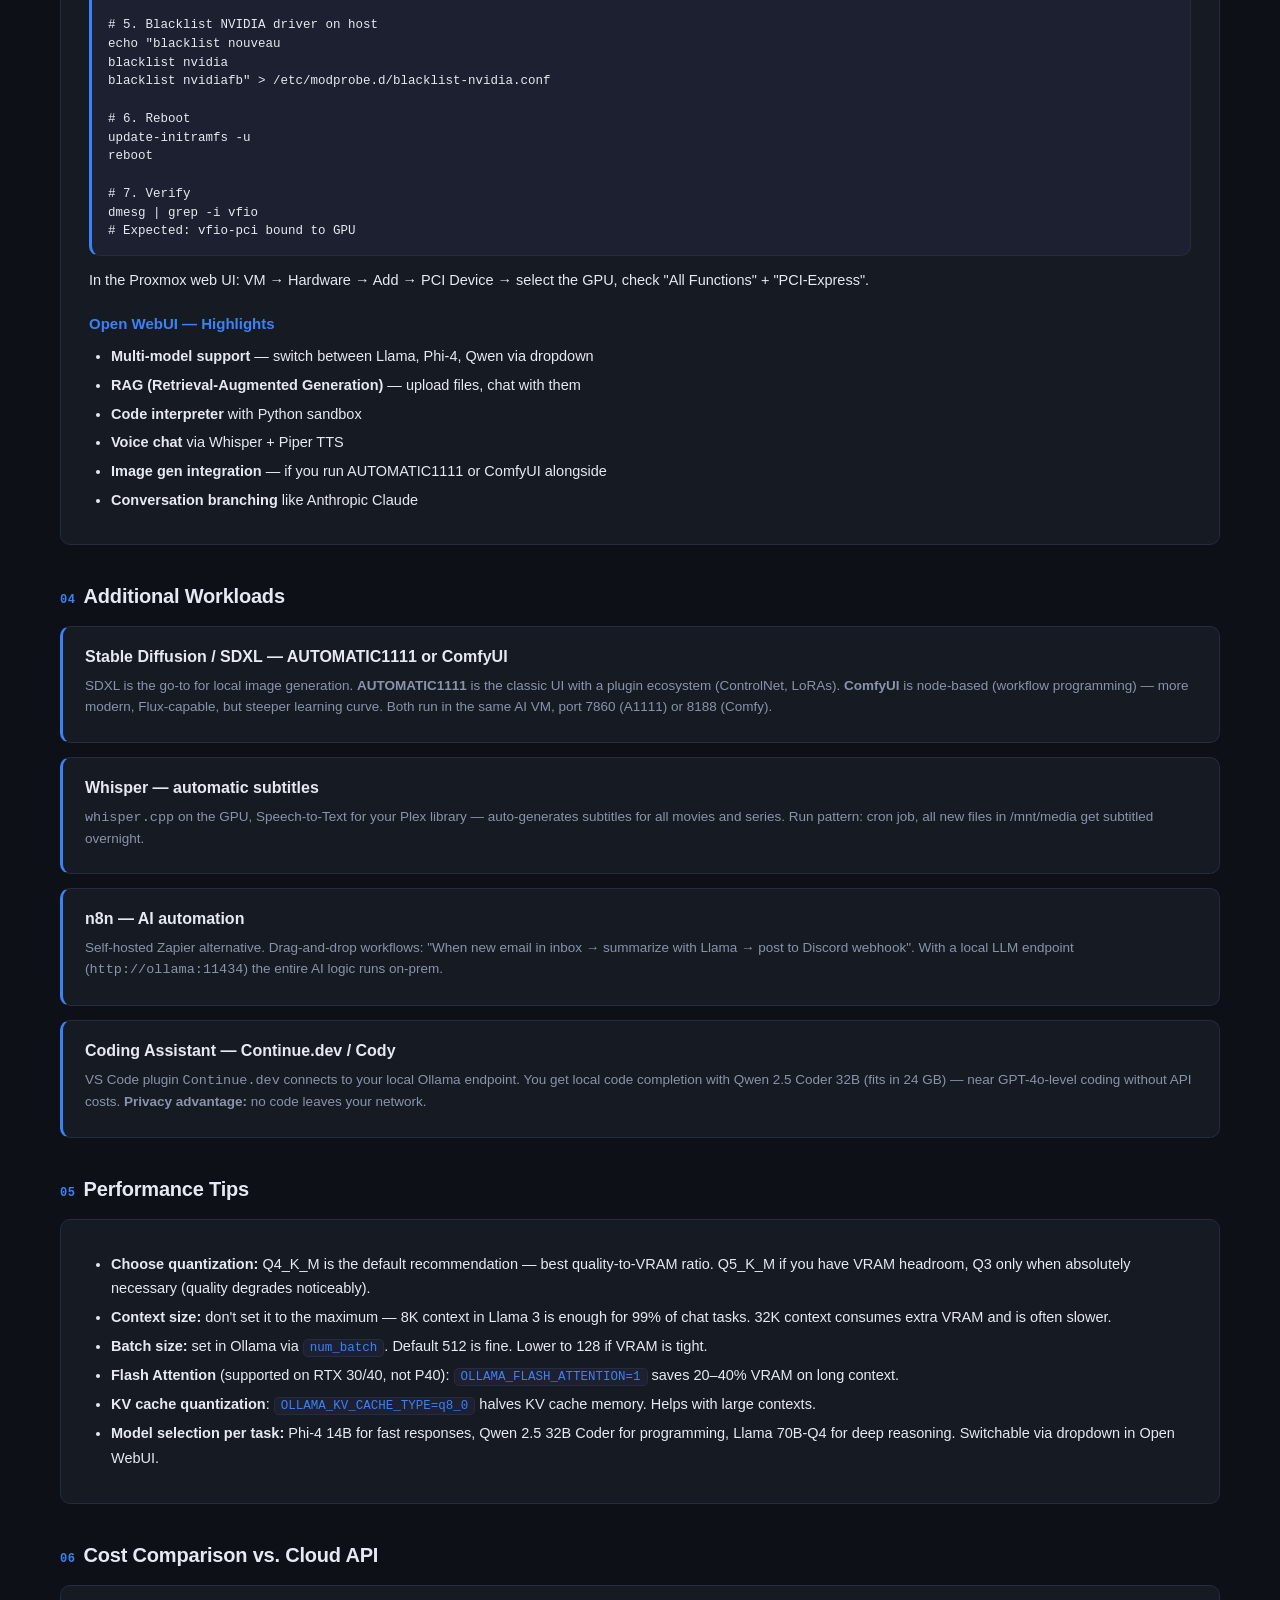
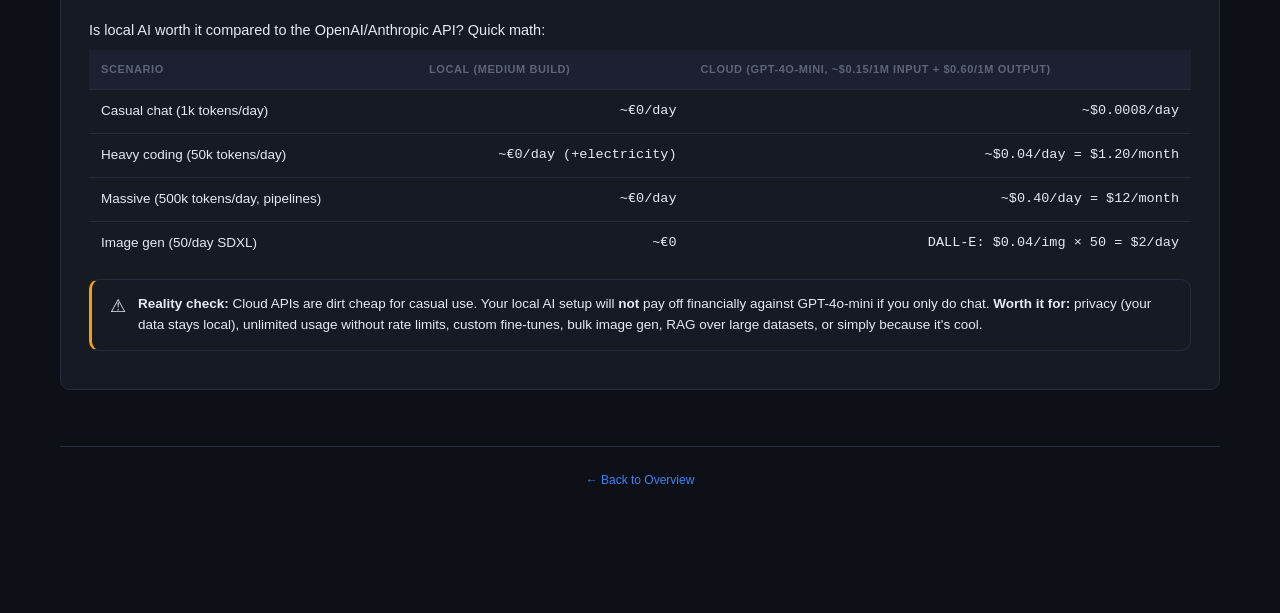
<file: ai.html>
<!DOCTYPE html>
<html lang="en">
<head>
  <meta charset="UTF-8" />
  <meta name="viewport" content="width=device-width, initial-scale=1.0" />
  <title>Local AI — Homelab — IT Hub</title>
  <script>(function(){try{var t=localStorage.getItem('it-hub-theme');if(t==='light')document.documentElement.classList.add('theme-light');}catch{}})();</script>
  <link rel="stylesheet" href="style.css" />
  <link rel="stylesheet" href="page.css" />
  <style>:root{--accent:#3b82f6;--accent-rgb:59,130,246;}</style>
</head>
<body>
<div class="container">

  <nav class="topbar">
    <a class="back" href="../../index.html">← Hub</a>
    <span class="brand">IT · Homelab</span>
    <button class="theme-toggle" type="button">☾</button>
  </nav>

  <nav class="subnav">
    <a href="index.html">Overview</a>
    <a href="einkaufsliste.html">Shopping List</a>
    <a href="audio.html">Audio &amp; Multi-Room</a>
    <a href="server.html">Server (Phase 2)</a>
    <a href="networking.html">Networking</a>
    <a href="operations.html">Operations</a>
    <a href="ai.html" class="active">Local AI</a>
  </nav>

  <header class="hero">
    <h1>Local AI on the Homelab</h1>
    <p class="lead">LLMs (Llama 3, Mistral, Qwen), image gen (Stable Diffusion, Flux), Speech-to-Text (Whisper) — all local, no OpenAI API. GPU options, performance expectations, setup with Ollama + Open WebUI. What 24 GB VRAM can actually do.</p>
  </header>

  <!-- ===== WHAT'S POSSIBLE ===== -->
  <section class="section">
    <h2><span class="num">01</span>What you can run locally</h2>

    <div class="prose">
      <p>With 24 GB VRAM (Tesla P40 or RTX 3090) you're in a comfortable class — you lose nothing compared to GPT-4o-mini or Claude Haiku for everyday tasks. Only the top frontier models (Claude Opus, GPT-5) remain cloud-only.</p>

      <h3>LLMs (Text Generation)</h3>
      <table class="tbl">
        <thead>
          <tr><th>Model</th><th>Quantization</th><th>VRAM</th><th>Use Case</th></tr>
        </thead>
        <tbody>
          <tr><td>Llama 3 8B</td>           <td>Q4_K_M</td><td class="num">~5 GB</td><td>Fast, lightweight tasks, chat</td></tr>
          <tr><td>Phi-4 14B</td>            <td>Q4_K_M</td><td class="num">~9 GB</td><td>Sweet spot — reasoning, code, fast</td></tr>
          <tr><td>Qwen 2.5 14B</td>         <td>Q4_K_M</td><td class="num">~9 GB</td><td>Multilingual, very capable</td></tr>
          <tr><td>Mistral Small 24B</td>    <td>Q4_K_M</td><td class="num">~14 GB</td><td>Strong in code &amp; logic</td></tr>
          <tr><td>Llama 3 70B</td>          <td>Q4_K_M</td><td class="num">~40 GB</td><td>Just beyond 24 GB — splits to RAM (slower)</td></tr>
          <tr><td>Qwen 2.5 Coder 32B</td>   <td>Q4_K_M</td><td class="num">~18 GB</td><td>Code specialist, near GPT-4o-mini level</td></tr>
        </tbody>
      </table>

      <h3>Image Generation</h3>
      <table class="tbl">
        <thead>
          <tr><th>Model</th><th>VRAM</th><th>Speed (24 GB GPU)</th></tr>
        </thead>
        <tbody>
          <tr><td>Stable Diffusion 1.5</td>  <td class="num">~4 GB</td><td>~1 s per image</td></tr>
          <tr><td>SDXL</td>                  <td class="num">~10 GB</td><td>~5 s per image (P40), ~2 s (3090)</td></tr>
          <tr><td>Flux.1 [dev]</td>          <td class="num">~22 GB</td><td>~30 s per image (P40), ~12 s (3090)</td></tr>
          <tr><td>Flux.1 [schnell]</td>      <td class="num">~22 GB</td><td>4-step, ~8 s (P40), ~3 s (3090)</td></tr>
        </tbody>
      </table>

      <h3>Speech &amp; Audio</h3>
      <ul>
        <li><strong>Whisper Large v3</strong> — Speech-to-Text, ~3 GB VRAM. 30 min audio in &lt; 1 min on 3090.</li>
        <li><strong>Coqui TTS / Piper</strong> — Text-to-Speech, &lt; 1 GB VRAM, also runs on CPU.</li>
        <li><strong>RVC / so-vits-svc</strong> — Voice cloning, ~6 GB VRAM training, &lt; 2 GB inference.</li>
      </ul>
    </div>
  </section>

  <!-- ===== GPU OPTIONS ===== -->
  <section class="section">
    <h2><span class="num">02</span>GPU Options — direct comparison</h2>

    <div class="prose">
      <table class="tbl">
        <thead>
          <tr><th>GPU</th><th>VRAM</th><th>Used Price</th><th>LLM Speed</th><th>SDXL Speed</th><th>TDP</th><th>Notes</th></tr>
        </thead>
        <tbody>
          <tr>
            <td><strong>Tesla P40</strong></td>
            <td class="num">24 GB GDDR5</td>
            <td class="num">~€220</td>
            <td class="num">23 t/s 8B · 6 t/s 70B</td>
            <td class="num">~5 s</td>
            <td class="num">250 W</td>
            <td>Best €/GB VRAM. Cooling mod required.</td>
          </tr>
          <tr>
            <td><strong>RTX 3060 12 GB</strong></td>
            <td class="num">12 GB GDDR6</td>
            <td class="num">~€220</td>
            <td class="num">35 t/s 8B · — (no 70B)</td>
            <td class="num">~3 s</td>
            <td class="num">170 W</td>
            <td>Quiet, gaming-capable. Limited to 14B models.</td>
          </tr>
          <tr>
            <td><strong>RTX 3090 24 GB</strong></td>
            <td class="num">24 GB GDDR6X</td>
            <td class="num">~€650</td>
            <td class="num">70 t/s 8B · 18 t/s 70B</td>
            <td class="num">~2 s</td>
            <td class="num">350 W</td>
            <td>Sweet-spot performance. Gaming-capable.</td>
          </tr>
          <tr>
            <td><strong>RTX 4090 24 GB</strong></td>
            <td class="num">24 GB GDDR6X</td>
            <td class="num">~€1.500 used</td>
            <td class="num">110 t/s 8B · 28 t/s 70B</td>
            <td class="num">~1 s</td>
            <td class="num">450 W</td>
            <td>Top speed, top price.</td>
          </tr>
          <tr>
            <td><strong>2× Tesla P40</strong></td>
            <td class="num">48 GB total</td>
            <td class="num">~€440</td>
            <td class="num">10 t/s 70B (Q8!)</td>
            <td class="num">~5 s</td>
            <td class="num">500 W total</td>
            <td>Q8-quality 70B possible. 2 slots in the server.</td>
          </tr>
          <tr>
            <td><strong>AMD MI50 32 GB</strong></td>
            <td class="num">32 GB HBM2</td>
            <td class="num">~€350</td>
            <td class="num">~12 t/s 8B</td>
            <td class="num">~10 s</td>
            <td class="num">300 W</td>
            <td>ROCm instead of CUDA — lots of friction.</td>
          </tr>
        </tbody>
      </table>

      <div class="callout info">
        <span class="icon">💡</span>
        <div class="body"><strong>Why Tesla P40 for the Medium tier:</strong> Best €/GB VRAM ratio on the market. €9 per GB VRAM (vs. RTX 3090 at €27/GB). Pascal architecture is slower per FLOP, but sufficient for LLM inference — especially since VRAM size matters more than speed (does the model fit? yes → usable). Cooling mod is standard, ~€20.</div>
      </div>

      <div class="callout info">
        <span class="icon">💡</span>
        <div class="body"><strong>Why RTX 3090 for the Pro tier:</strong> 3× faster than P40 in inference, 5–10× faster in SDXL/Flux. Plus: can double as a gaming card via Parsec/Sunshine. If you're serious about local AI, you eventually want FP16-capable hardware — the 3090 is the last card that will be supported for a long time.</div>
      </div>
    </div>
  </section>

  <!-- ===== SETUP ===== -->
  <section class="section">
    <h2><span class="num">03</span>Setup — Ollama + Open WebUI</h2>

    <div class="prose">
      <p>Recommended stack: <strong>Ollama</strong> as the inference engine (auto GPU detection, model management via CLI) + <strong>Open WebUI</strong> as the frontend (ChatGPT-style UI, multi-user capable).</p>

      <h3>Architecture</h3>
      <div class="diagram"><span class="hi">VM 110</span>  ai-server (Ubuntu 24.04, GPU passthrough)
│
├── ollama          (port 11434, OpenAI-compatible API)
├── open-webui      (port 3000, Web UI)
└── n8n / SillyTavern / etc. (optional, per Docker)

GPU Passthrough: PCIe bus &lt;Tesla P40 or RTX 3090&gt; → VM 110

Model Storage: <span class="hi">/var/lib/ollama/models</span>  (~50 GB for 5–6 models)</div>

      <h3>Installation</h3>
      <ol class="steps">
        <li><strong>Proxmox: enable GPU passthrough</strong> — enable IOMMU in BIOS, register <code>vfio_pci</code> for the GPU vendor IDs. Details below.</li>
        <li><strong>Create VM</strong>: Ubuntu 24.04 Server, 8 vCores, 16 GB RAM, pass GPU through as PCI device. Boot order: virtio-disk first.</li>
        <li><strong>NVIDIA drivers in guest</strong>: <code>sudo apt install nvidia-driver-550 nvidia-utils-550</code>. <code>nvidia-smi</code> must show the card.</li>
        <li><strong>Install Ollama</strong>: <code>curl -fsSL https://ollama.com/install.sh | sh</code>. Auto-detects the GPU via nvidia-smi.</li>
        <li><strong>First model</strong>: <code>ollama pull llama3.1:8b</code>. Then <code>ollama run llama3.1:8b</code> for a chat test.</li>
        <li><strong>Open WebUI</strong> via Docker: <code>docker run -d -p 3000:8080 --add-host=host.docker.internal:host-gateway -v open-webui:/app/backend/data --name open-webui ghcr.io/open-webui/open-webui:main</code>.</li>
        <li><strong>NPM</strong> (see Software page) → <code>ai.simonsstudios.de</code> → 192.168.20.110:3000.</li>
      </ol>

      <h3>GPU Passthrough (Proxmox host)</h3>
      <pre><code># 1. IOMMU in kernel
echo "intel_iommu=on iommu=pt" &gt;&gt; /etc/default/grub
# (for AMD: amd_iommu=on iommu=pt)
update-grub

# 2. VFIO modules
echo "vfio
vfio_iommu_type1
vfio_pci
vfio_virqfd" &gt;&gt; /etc/modules

# 3. Find GPU IDs
lspci -nnv | grep -i nvidia
# Result: 03:00.0 ... [10de:1b06]
#         03:00.1 ... [10de:10f0]  (GPU audio component)

# 4. Bind VFIO to the IDs
echo "options vfio-pci ids=10de:1b06,10de:10f0" \
  &gt; /etc/modprobe.d/vfio.conf

# 5. Blacklist NVIDIA driver on host
echo "blacklist nouveau
blacklist nvidia
blacklist nvidiafb" &gt; /etc/modprobe.d/blacklist-nvidia.conf

# 6. Reboot
update-initramfs -u
reboot

# 7. Verify
dmesg | grep -i vfio
# Expected: vfio-pci bound to GPU</code></pre>

      <p>In the Proxmox web UI: VM → Hardware → Add → PCI Device → select the GPU, check "All Functions" + "PCI-Express".</p>

      <h3>Open WebUI — Highlights</h3>
      <ul>
        <li><strong>Multi-model support</strong> — switch between Llama, Phi-4, Qwen via dropdown</li>
        <li><strong>RAG (Retrieval-Augmented Generation)</strong> — upload files, chat with them</li>
        <li><strong>Code interpreter</strong> with Python sandbox</li>
        <li><strong>Voice chat</strong> via Whisper + Piper TTS</li>
        <li><strong>Image gen integration</strong> — if you run AUTOMATIC1111 or ComfyUI alongside</li>
        <li><strong>Conversation branching</strong> like Anthropic Claude</li>
      </ul>
    </div>
  </section>

  <!-- ===== ADDITIONAL WORKLOADS ===== -->
  <section class="section">
    <h2><span class="num">04</span>Additional Workloads</h2>

    <div class="comp">
      <h3>Stable Diffusion / SDXL — AUTOMATIC1111 or ComfyUI</h3>
      <p class="why">SDXL is the go-to for local image generation. <strong>AUTOMATIC1111</strong> is the classic UI with a plugin ecosystem (ControlNet, LoRAs). <strong>ComfyUI</strong> is node-based (workflow programming) — more modern, Flux-capable, but steeper learning curve. Both run in the same AI VM, port 7860 (A1111) or 8188 (Comfy).</p>
    </div>

    <div class="comp">
      <h3>Whisper — automatic subtitles</h3>
      <p class="why"><code>whisper.cpp</code> on the GPU, Speech-to-Text for your Plex library — auto-generates subtitles for all movies and series. Run pattern: cron job, all new files in /mnt/media get subtitled overnight.</p>
    </div>

    <div class="comp">
      <h3>n8n — AI automation</h3>
      <p class="why">Self-hosted Zapier alternative. Drag-and-drop workflows: "When new email in inbox → summarize with Llama → post to Discord webhook". With a local LLM endpoint (<code>http://ollama:11434</code>) the entire AI logic runs on-prem.</p>
    </div>

    <div class="comp">
      <h3>Coding Assistant — Continue.dev / Cody</h3>
      <p class="why">VS Code plugin <code>Continue.dev</code> connects to your local Ollama endpoint. You get local code completion with Qwen 2.5 Coder 32B (fits in 24 GB) — near GPT-4o-level coding without API costs. <strong>Privacy advantage:</strong> no code leaves your network.</p>
    </div>
  </section>

  <!-- ===== PERFORMANCE TIPS ===== -->
  <section class="section">
    <h2><span class="num">05</span>Performance Tips</h2>

    <div class="prose">
      <ul>
        <li><strong>Choose quantization:</strong> Q4_K_M is the default recommendation — best quality-to-VRAM ratio. Q5_K_M if you have VRAM headroom, Q3 only when absolutely necessary (quality degrades noticeably).</li>
        <li><strong>Context size:</strong> don't set it to the maximum — 8K context in Llama 3 is enough for 99% of chat tasks. 32K context consumes extra VRAM and is often slower.</li>
        <li><strong>Batch size:</strong> set in Ollama via <code>num_batch</code>. Default 512 is fine. Lower to 128 if VRAM is tight.</li>
        <li><strong>Flash Attention</strong> (supported on RTX 30/40, not P40): <code>OLLAMA_FLASH_ATTENTION=1</code> saves 20–40% VRAM on long context.</li>
        <li><strong>KV cache quantization</strong>: <code>OLLAMA_KV_CACHE_TYPE=q8_0</code> halves KV cache memory. Helps with large contexts.</li>
        <li><strong>Model selection per task:</strong> Phi-4 14B for fast responses, Qwen 2.5 32B Coder for programming, Llama 70B-Q4 for deep reasoning. Switchable via dropdown in Open WebUI.</li>
      </ul>
    </div>
  </section>

  <!-- ===== COST COMPARISON ===== -->
  <section class="section">
    <h2><span class="num">06</span>Cost Comparison vs. Cloud API</h2>

    <div class="prose">
      <p>Is local AI worth it compared to the OpenAI/Anthropic API? Quick math:</p>

      <table class="tbl">
        <thead>
          <tr><th>Scenario</th><th>Local (Medium build)</th><th>Cloud (GPT-4o-mini, ~$0.15/1M input + $0.60/1M output)</th></tr>
        </thead>
        <tbody>
          <tr>
            <td>Casual chat (1k tokens/day)</td>
            <td class="num">~€0/day</td>
            <td class="num">~$0.0008/day</td>
          </tr>
          <tr>
            <td>Heavy coding (50k tokens/day)</td>
            <td class="num">~€0/day (+electricity)</td>
            <td class="num">~$0.04/day = $1.20/month</td>
          </tr>
          <tr>
            <td>Massive (500k tokens/day, pipelines)</td>
            <td class="num">~€0/day</td>
            <td class="num">~$0.40/day = $12/month</td>
          </tr>
          <tr>
            <td>Image gen (50/day SDXL)</td>
            <td class="num">~€0</td>
            <td class="num">DALL-E: $0.04/img × 50 = $2/day</td>
          </tr>
        </tbody>
      </table>

      <div class="callout warn">
        <span class="icon">⚠</span>
        <div class="body"><strong>Reality check:</strong> Cloud APIs are dirt cheap for casual use. Your local AI setup will <strong>not</strong> pay off financially against GPT-4o-mini if you only do chat. <strong>Worth it for:</strong> privacy (your data stays local), unlimited usage without rate limits, custom fine-tunes, bulk image gen, RAG over large datasets, or simply because it's cool.</div>
      </div>
    </div>
  </section>

  <footer class="foot">
    <a href="index.html">← Back to Overview</a>
  </footer>
</div>

<script src="theme.js"></script>
</body>
</html>
</file>
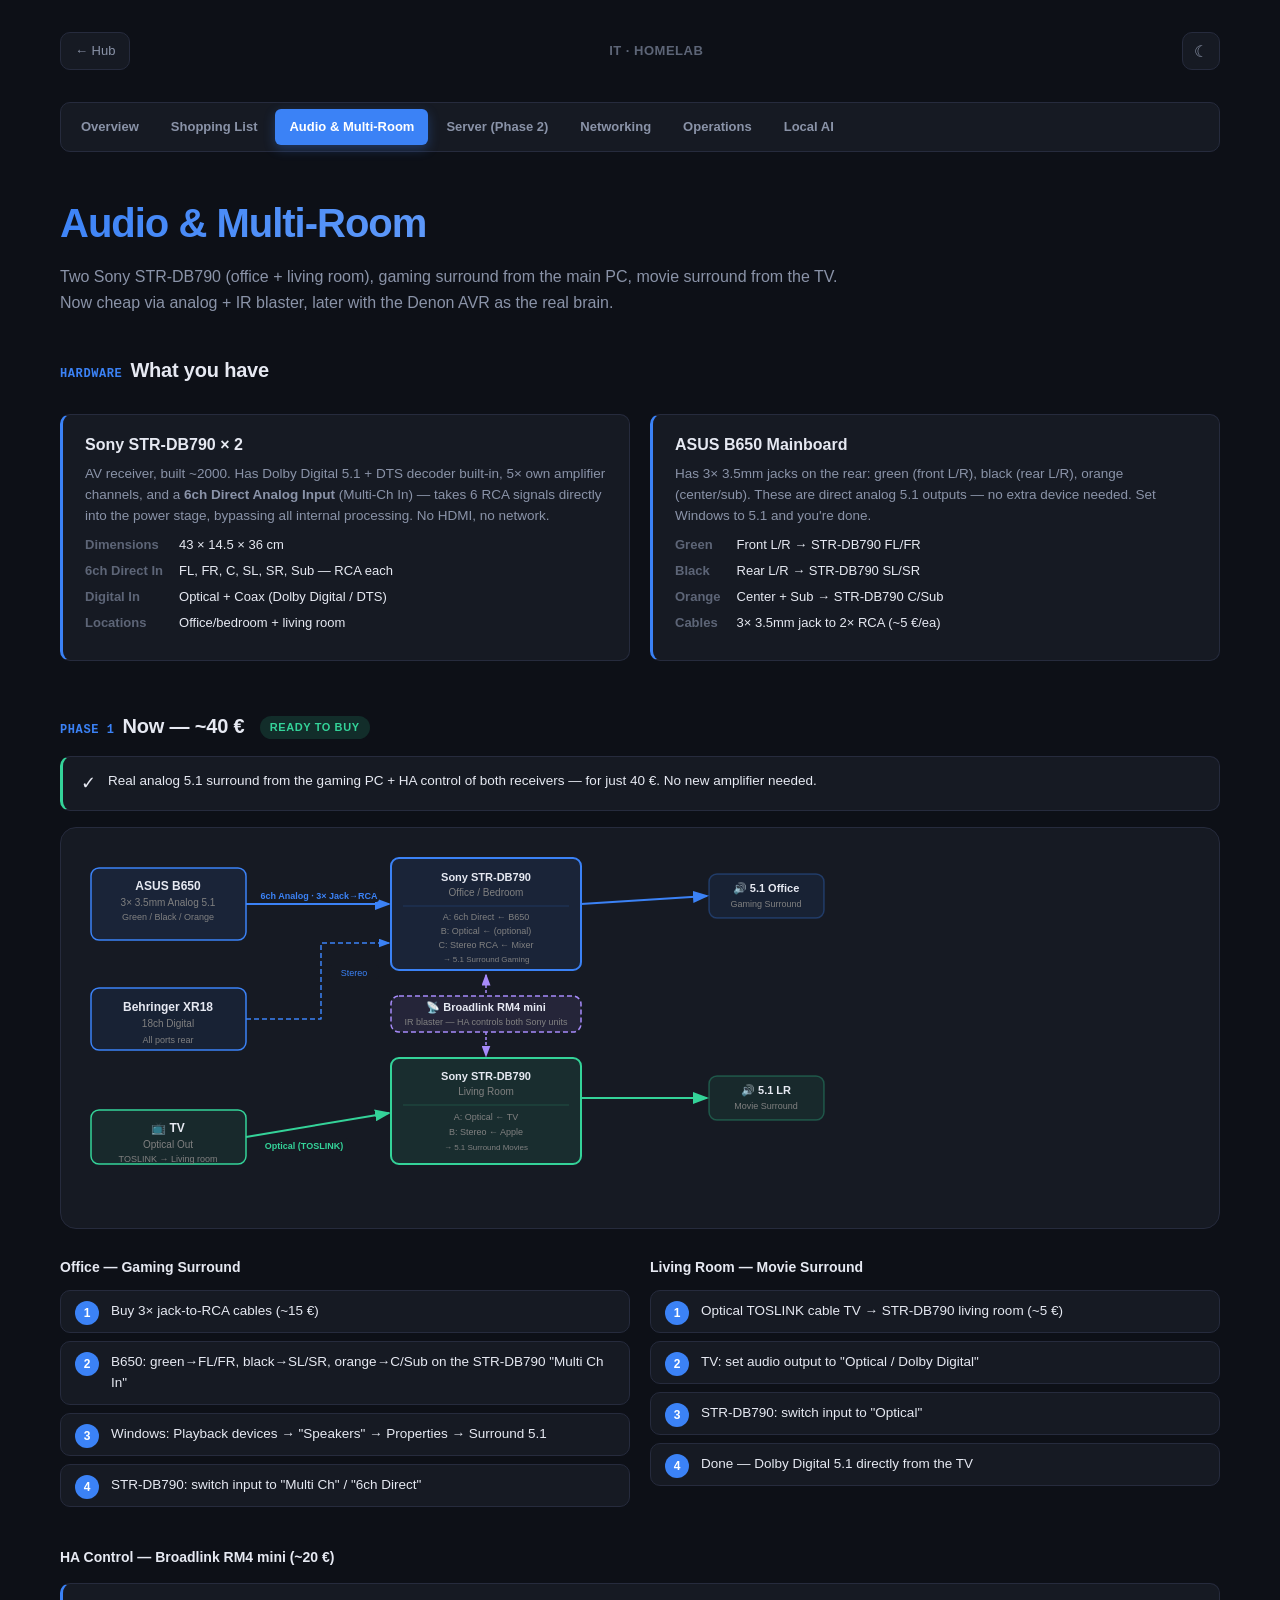
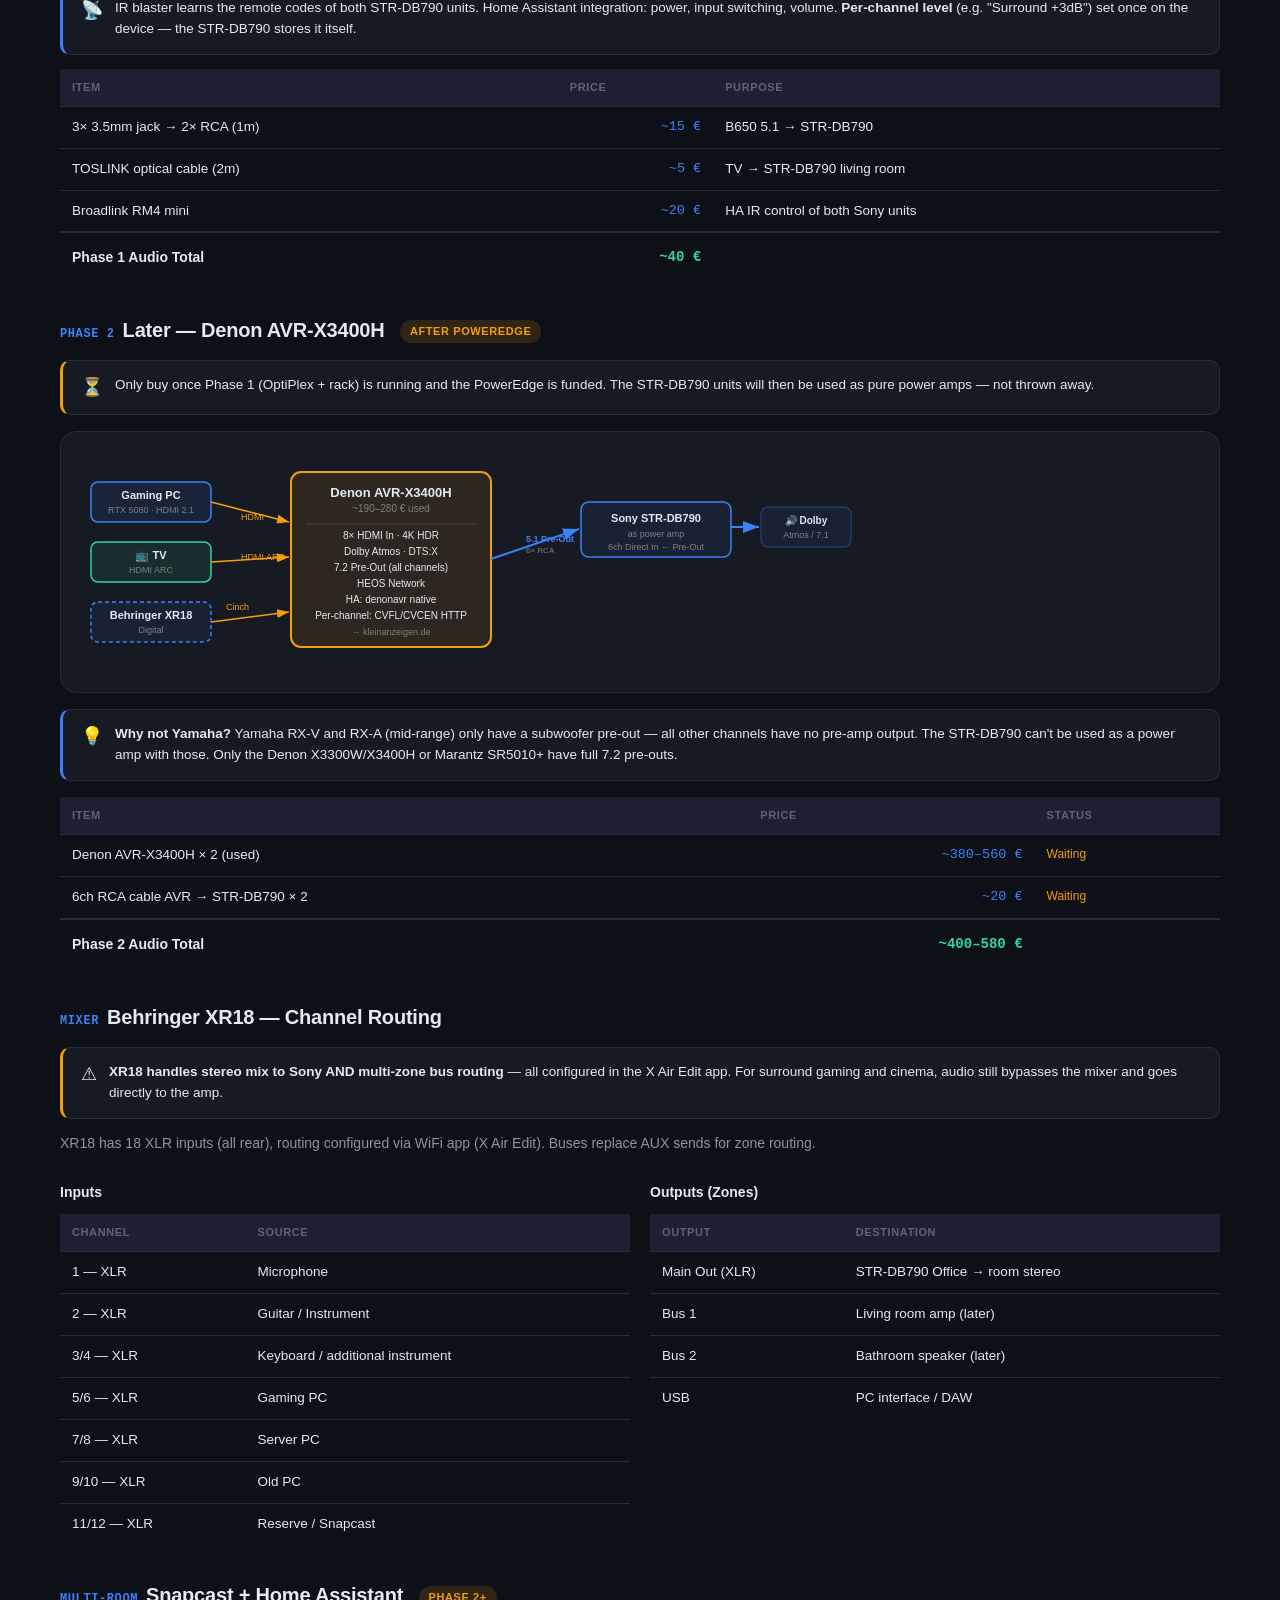
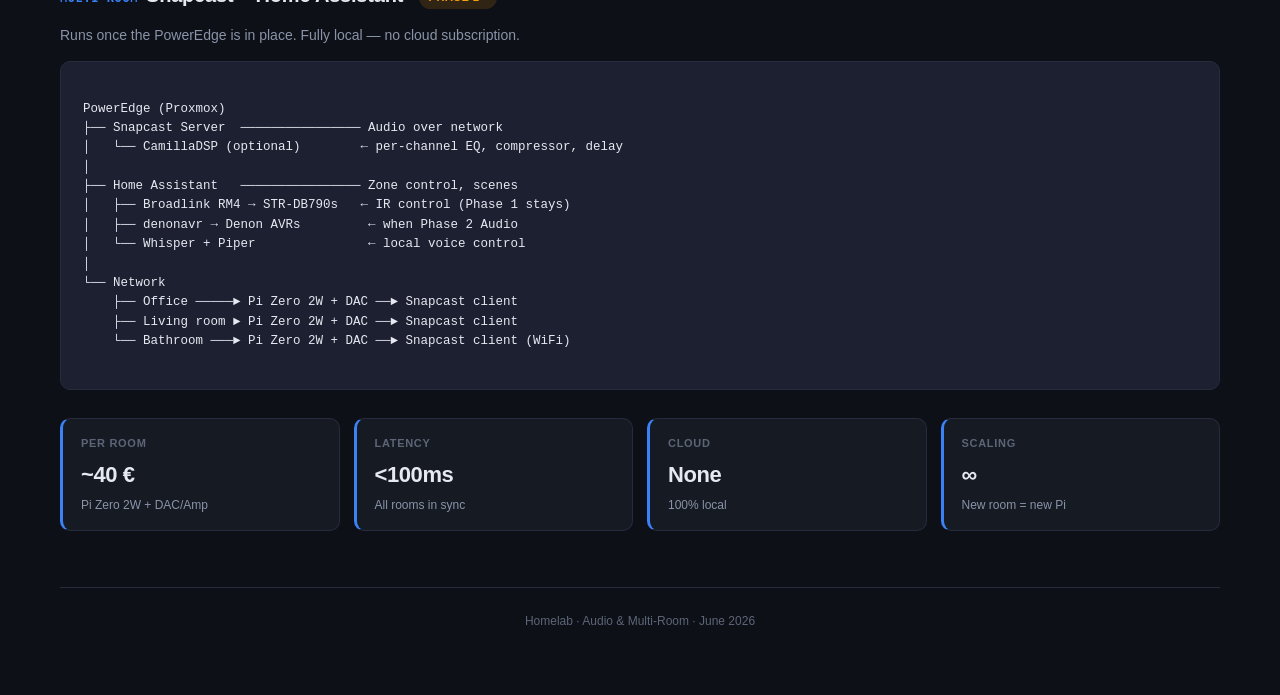
<file: audio.html>
<!DOCTYPE html>
<html lang="en">
<head>
  <meta charset="UTF-8" />
  <meta name="viewport" content="width=device-width, initial-scale=1.0" />
  <title>Audio &amp; Multi-Room — Homelab</title>
  <script>(function(){try{var t=localStorage.getItem('it-hub-theme');if(t==='light')document.documentElement.classList.add('theme-light');}catch{}})();</script>
  <link rel="stylesheet" href="style.css" />
  <link rel="stylesheet" href="page.css" />
  <style>
    :root { --accent: #3b82f6; --accent-rgb: 59,130,246; }
    .phase-badge {
      display: inline-block;
      padding: 3px 10px;
      border-radius: 999px;
      font-size: 11px;
      font-weight: 700;
      text-transform: uppercase;
      letter-spacing: 0.6px;
      margin-left: 10px;
      vertical-align: middle;
    }
    .badge-now  { background: rgba(52,211,153,0.15); color: #34d399; }
    .badge-later{ background: rgba(245,158,11,0.15);  color: #f59e0b; }
  </style>
</head>
<body>
<div class="container">

  <nav class="topbar">
    <a class="back" href="../../index.html">← Hub</a>
    <span class="brand">IT · Homelab</span>
    <button class="theme-toggle" type="button">☾</button>
  </nav>

  <nav class="subnav">
    <a href="index.html">Overview</a>
    <a href="einkaufsliste.html">Shopping List</a>
    <a href="audio.html" class="active">Audio &amp; Multi-Room</a>
    <a href="server.html">Server (Phase 2)</a>
    <a href="networking.html">Networking</a>
    <a href="operations.html">Operations</a>
    <a href="ai.html">Local AI</a>
  </nav>

  <header class="hero">
    <h1>Audio &amp; Multi-Room</h1>
    <p class="lead">Two Sony STR-DB790 (office + living room), gaming surround from the main PC, movie surround from the TV. Now cheap via analog + IR blaster, later with the Denon AVR as the real brain.</p>
  </header>

  <!-- ===== HARDWARE ===== -->
  <section class="section">
    <h2><span class="num">HARDWARE</span>What you have</h2>
    <div class="twocol">
      <div>
        <div class="comp">
          <h3>Sony STR-DB790 × 2</h3>
          <div class="why">AV receiver, built ~2000. Has Dolby Digital 5.1 + DTS decoder built-in, 5× own amplifier channels, and a <strong>6ch Direct Analog Input</strong> (Multi-Ch In) — takes 6 RCA signals directly into the power stage, bypassing all internal processing. No HDMI, no network.</div>
          <dl class="kv" style="margin-top:8px;">
            <dt>Dimensions</dt><dd>43 × 14.5 × 36 cm</dd>
            <dt>6ch Direct In</dt><dd>FL, FR, C, SL, SR, Sub — RCA each</dd>
            <dt>Digital In</dt><dd>Optical + Coax (Dolby Digital / DTS)</dd>
            <dt>Locations</dt><dd>Office/bedroom + living room</dd>
          </dl>
        </div>
      </div>
      <div>
        <div class="comp">
          <h3>ASUS B650 Mainboard</h3>
          <div class="why">Has 3× 3.5mm jacks on the rear: green (front L/R), black (rear L/R), orange (center/sub). These are direct analog 5.1 outputs — no extra device needed. Set Windows to 5.1 and you're done.</div>
          <dl class="kv" style="margin-top:8px;">
            <dt>Green</dt><dd>Front L/R → STR-DB790 FL/FR</dd>
            <dt>Black</dt><dd>Rear L/R → STR-DB790 SL/SR</dd>
            <dt>Orange</dt><dd>Center + Sub → STR-DB790 C/Sub</dd>
            <dt>Cables</dt><dd>3× 3.5mm jack to 2× RCA (~5 €/ea)</dd>
          </dl>
        </div>
      </div>
    </div>
  </section>

  <!-- ===== PHASE 1 AUDIO ===== -->
  <section class="section">
    <h2><span class="num">PHASE 1</span>Now — ~40 € <span class="phase-badge badge-now">Ready to buy</span></h2>

    <div class="callout ok">
      <div class="icon">✓</div>
      <div class="body">Real analog 5.1 surround from the gaming PC + HA control of both receivers — for just 40 €. No new amplifier needed.</div>
    </div>

    <div style="background:var(--surface);border:1px solid var(--border);border-radius:var(--radius-lg);padding:20px;margin:16px 0;overflow-x:auto;">
      <svg viewBox="0 0 800 360" xmlns="http://www.w3.org/2000/svg" style="display:block;width:100%;max-width:800px;height:auto;">
        <defs>
          <marker id="arr1" markerWidth="8" markerHeight="6" refX="7" refY="3" orient="auto"><polygon points="0 0,8 3,0 6" fill="#3b82f6"/></marker>
          <marker id="arr2" markerWidth="8" markerHeight="6" refX="7" refY="3" orient="auto"><polygon points="0 0,8 3,0 6" fill="#34d399"/></marker>
          <marker id="arr3" markerWidth="8" markerHeight="6" refX="7" refY="3" orient="auto"><polygon points="0 0,8 3,0 6" fill="#a78bfa"/></marker>
        </defs>

        <!-- ── SOURCES (left column) ── -->
        <!-- ASUS B650 -->
        <rect x="10" y="20" width="155" height="72" rx="8" fill="rgba(59,130,246,0.1)" stroke="#3b82f6" stroke-width="1.5"/>
        <text x="87" y="42" text-anchor="middle" font-size="12" font-weight="700" fill="currentColor">ASUS B650</text>
        <text x="87" y="58" text-anchor="middle" font-size="10" fill="gray">3× 3.5mm Analog 5.1</text>
        <text x="87" y="72" text-anchor="middle" font-size="9" fill="gray">Green / Black / Orange</text>

        <!-- Behringer Mixer -->
        <rect x="10" y="140" width="155" height="62" rx="8" fill="rgba(59,130,246,0.08)" stroke="#3b82f6" stroke-width="1.5"/>
        <text x="87" y="163" text-anchor="middle" font-size="12" font-weight="700" fill="currentColor">Behringer XR18</text>
        <text x="87" y="179" text-anchor="middle" font-size="10" fill="gray">18ch Digital</text>
        <text x="87" y="195" text-anchor="middle" font-size="9" fill="gray">All ports rear</text>

        <!-- TV -->
        <rect x="10" y="262" width="155" height="54" rx="8" fill="rgba(52,211,153,0.08)" stroke="#34d399" stroke-width="1.5"/>
        <text x="87" y="284" text-anchor="middle" font-size="12" font-weight="700" fill="currentColor">📺 TV</text>
        <text x="87" y="300" text-anchor="middle" font-size="10" fill="gray">Optical Out</text>
        <text x="87" y="314" text-anchor="middle" font-size="9" fill="gray">TOSLINK → Living room</text>

        <!-- ── STR-DB790 OFFICE (center-top) ── -->
        <rect x="310" y="10" width="190" height="112" rx="8" fill="rgba(59,130,246,0.1)" stroke="#3b82f6" stroke-width="2"/>
        <text x="405" y="33" text-anchor="middle" font-size="11" font-weight="800" fill="currentColor">Sony STR-DB790</text>
        <text x="405" y="48" text-anchor="middle" font-size="10" fill="gray">Office / Bedroom</text>
        <line x1="322" y1="58" x2="488" y2="58" stroke="rgba(59,130,246,0.2)" stroke-width="1"/>
        <text x="405" y="72" text-anchor="middle" font-size="9" fill="gray">A: 6ch Direct ← B650</text>
        <text x="405" y="86" text-anchor="middle" font-size="9" fill="gray">B: Optical ← (optional)</text>
        <text x="405" y="100" text-anchor="middle" font-size="9" fill="gray">C: Stereo RCA ← Mixer</text>
        <text x="405" y="114" text-anchor="middle" font-size="8" fill="gray">→ 5.1 Surround Gaming</text>

        <!-- ── IR BLASTER (center-middle, clearly separated) ── -->
        <rect x="310" y="148" width="190" height="36" rx="8" fill="rgba(167,139,250,0.1)" stroke="#a78bfa" stroke-width="1.5" stroke-dasharray="5 3"/>
        <text x="405" y="163" text-anchor="middle" font-size="11" font-weight="700" fill="currentColor">📡 Broadlink RM4 mini</text>
        <text x="405" y="177" text-anchor="middle" font-size="9" fill="gray">IR blaster — HA controls both Sony units</text>

        <!-- ── STR-DB790 LIVING ROOM (center-bottom) ── -->
        <rect x="310" y="210" width="190" height="106" rx="8" fill="rgba(52,211,153,0.1)" stroke="#34d399" stroke-width="2"/>
        <text x="405" y="232" text-anchor="middle" font-size="11" font-weight="800" fill="currentColor">Sony STR-DB790</text>
        <text x="405" y="247" text-anchor="middle" font-size="10" fill="gray">Living Room</text>
        <line x1="322" y1="257" x2="488" y2="257" stroke="rgba(52,211,153,0.2)" stroke-width="1"/>
        <text x="405" y="272" text-anchor="middle" font-size="9" fill="gray">A: Optical ← TV</text>
        <text x="405" y="287" text-anchor="middle" font-size="9" fill="gray">B: Stereo ← Apple</text>
        <text x="405" y="302" text-anchor="middle" font-size="8" fill="gray">→ 5.1 Surround Movies</text>

        <!-- ── SPEAKERS (right column) ── -->
        <rect x="628" y="26" width="115" height="44" rx="8" fill="rgba(59,130,246,0.08)" stroke="rgba(59,130,246,0.3)" stroke-width="1.5"/>
        <text x="685" y="44" text-anchor="middle" font-size="11" font-weight="700" fill="currentColor">🔊 5.1 Office</text>
        <text x="685" y="59" text-anchor="middle" font-size="9" fill="gray">Gaming Surround</text>

        <rect x="628" y="228" width="115" height="44" rx="8" fill="rgba(52,211,153,0.08)" stroke="rgba(52,211,153,0.3)" stroke-width="1.5"/>
        <text x="685" y="246" text-anchor="middle" font-size="11" font-weight="700" fill="currentColor">🔊 5.1 LR</text>
        <text x="685" y="261" text-anchor="middle" font-size="9" fill="gray">Movie Surround</text>

        <!-- ── ARROWS ── -->
        <!-- B650 → STR Office: straight right, label above -->
        <line x1="165" y1="56" x2="308" y2="56" stroke="#3b82f6" stroke-width="2" fill="none" marker-end="url(#arr1)"/>
        <rect x="178" y="40" width="120" height="14" rx="3" fill="var(--surface)"/>
        <text x="238" y="51" text-anchor="middle" font-size="9" fill="#3b82f6" font-weight="700">6ch Analog · 3× Jack→RCA</text>

        <!-- Mixer → STR Office: goes right then up, label on right side -->
        <polyline points="165,171 240,171 240,95 308,95" stroke="#3b82f6" stroke-width="1.5" fill="none" marker-end="url(#arr1)" stroke-dasharray="5 3" stroke-linejoin="round"/>
        <rect x="248" y="117" width="50" height="14" rx="3" fill="var(--surface)"/>
        <text x="273" y="128" text-anchor="middle" font-size="9" fill="#3b82f6">Stereo</text>

        <!-- TV → STR LR: straight right, label below -->
        <line x1="165" y1="289" x2="308" y2="265" stroke="#34d399" stroke-width="2" fill="none" marker-end="url(#arr2)"/>
        <rect x="178" y="290" width="90" height="14" rx="3" fill="var(--surface)"/>
        <text x="223" y="301" text-anchor="middle" font-size="9" fill="#34d399" font-weight="700">Optical (TOSLINK)</text>

        <!-- STR Office → Speakers -->
        <line x1="500" y1="56" x2="626" y2="48" stroke="#3b82f6" stroke-width="2" fill="none" marker-end="url(#arr1)"/>

        <!-- STR LR → Speakers -->
        <line x1="500" y1="250" x2="626" y2="250" stroke="#34d399" stroke-width="2" fill="none" marker-end="url(#arr2)"/>

        <!-- HA IR arrows (short, vertical, clearly positioned) -->
        <line x1="405" y1="145" x2="405" y2="127" stroke="#a78bfa" stroke-width="1.5" fill="none" marker-end="url(#arr3)" stroke-dasharray="3 2"/>
        <line x1="405" y1="184" x2="405" y2="208" stroke="#a78bfa" stroke-width="1.5" fill="none" marker-end="url(#arr3)" stroke-dasharray="3 2"/>
      </svg>
    </div>

    <div class="twocol">
      <div>
        <h3 style="font-size:14px;font-weight:700;margin-bottom:10px;">Office — Gaming Surround</h3>
        <ol class="steps">
          <li>Buy 3× jack-to-RCA cables (~15 €)</li>
          <li>B650: green→FL/FR, black→SL/SR, orange→C/Sub on the STR-DB790 "Multi Ch In"</li>
          <li>Windows: Playback devices → "Speakers" → Properties → Surround 5.1</li>
          <li>STR-DB790: switch input to "Multi Ch" / "6ch Direct"</li>
        </ol>
      </div>
      <div>
        <h3 style="font-size:14px;font-weight:700;margin-bottom:10px;">Living Room — Movie Surround</h3>
        <ol class="steps">
          <li>Optical TOSLINK cable TV → STR-DB790 living room (~5 €)</li>
          <li>TV: set audio output to "Optical / Dolby Digital"</li>
          <li>STR-DB790: switch input to "Optical"</li>
          <li>Done — Dolby Digital 5.1 directly from the TV</li>
        </ol>
      </div>
    </div>

    <h3 style="font-size:14px;font-weight:700;margin:20px 0 10px;">HA Control — Broadlink RM4 mini (~20 €)</h3>
    <div class="callout info">
      <div class="icon">📡</div>
      <div class="body">IR blaster learns the remote codes of both STR-DB790 units. Home Assistant integration: power, input switching, volume. <strong>Per-channel level</strong> (e.g. "Surround +3dB") set once on the device — the STR-DB790 stores it itself.</div>
    </div>

    <table class="tbl" style="margin-top:14px;">
      <thead><tr><th>Item</th><th>Price</th><th>Purpose</th></tr></thead>
      <tbody>
        <tr><td>3× 3.5mm jack → 2× RCA (1m)</td><td class="price">~15 €</td><td>B650 5.1 → STR-DB790</td></tr>
        <tr><td>TOSLINK optical cable (2m)</td><td class="price">~5 €</td><td>TV → STR-DB790 living room</td></tr>
        <tr><td>Broadlink RM4 mini</td><td class="price">~20 €</td><td>HA IR control of both Sony units</td></tr>
        <tr class="total"><td>Phase 1 Audio Total</td><td class="price">~40 €</td><td></td></tr>
      </tbody>
    </table>
  </section>

  <!-- ===== PHASE 2 AUDIO ===== -->
  <section class="section">
    <h2><span class="num">PHASE 2</span>Later — Denon AVR-X3400H <span class="phase-badge badge-later">After PowerEdge</span></h2>

    <div class="callout warn">
      <div class="icon">⏳</div>
      <div class="body">Only buy once Phase 1 (OptiPlex + rack) is running and the PowerEdge is funded. The STR-DB790 units will then be used as pure power amps — not thrown away.</div>
    </div>

    <div style="background:var(--surface);border:1px solid var(--border);border-radius:var(--radius-lg);padding:20px;margin:16px 0;overflow-x:auto;">
      <svg viewBox="0 0 780 220" xmlns="http://www.w3.org/2000/svg" style="display:block;width:100%;max-width:780px;height:auto;">
        <defs>
          <marker id="arr4" markerWidth="8" markerHeight="6" refX="8" refY="3" orient="auto">
            <polygon points="0 0,8 3,0 6" fill="#f59e0b"/>
          </marker>
          <marker id="arr5" markerWidth="8" markerHeight="6" refX="8" refY="3" orient="auto">
            <polygon points="0 0,8 3,0 6" fill="#3b82f6"/>
          </marker>
        </defs>

        <!-- Sources -->
        <rect x="10" y="30" width="120" height="40" rx="7" fill="rgba(59,130,246,0.1)" stroke="#3b82f6" stroke-width="1.5"/>
        <text x="70" y="47" text-anchor="middle" font-size="11" font-weight="700" fill="currentColor">Gaming PC</text>
        <text x="70" y="61" text-anchor="middle" font-size="9" fill="gray">RTX 5080 · HDMI 2.1</text>

        <rect x="10" y="90" width="120" height="40" rx="7" fill="rgba(52,211,153,0.1)" stroke="#34d399" stroke-width="1.5"/>
        <text x="70" y="107" text-anchor="middle" font-size="11" font-weight="700" fill="currentColor">📺 TV</text>
        <text x="70" y="121" text-anchor="middle" font-size="9" fill="gray">HDMI ARC</text>

        <rect x="10" y="150" width="120" height="40" rx="7" fill="rgba(59,130,246,0.08)" stroke="#3b82f6" stroke-width="1.5" stroke-dasharray="4 3"/>
        <text x="70" y="167" text-anchor="middle" font-size="11" font-weight="700" fill="currentColor">Behringer XR18</text>
        <text x="70" y="181" text-anchor="middle" font-size="9" fill="gray">Digital</text>

        <!-- Denon AVR -->
        <rect x="210" y="20" width="200" height="175" rx="10" fill="rgba(245,158,11,0.1)" stroke="#f59e0b" stroke-width="2"/>
        <text x="310" y="45" text-anchor="middle" font-size="13" font-weight="800" fill="currentColor">Denon AVR-X3400H</text>
        <text x="310" y="60" text-anchor="middle" font-size="10" fill="gray">~190–280 € used</text>
        <line x1="225" y1="72" x2="395" y2="72" stroke="rgba(245,158,11,0.2)" stroke-width="1"/>
        <text x="310" y="87" text-anchor="middle" font-size="10" fill="currentColor">8× HDMI In · 4K HDR</text>
        <text x="310" y="103" text-anchor="middle" font-size="10" fill="currentColor">Dolby Atmos · DTS:X</text>
        <text x="310" y="119" text-anchor="middle" font-size="10" fill="currentColor">7.2 Pre-Out (all channels)</text>
        <text x="310" y="135" text-anchor="middle" font-size="10" fill="currentColor">HEOS Network</text>
        <text x="310" y="151" text-anchor="middle" font-size="10" fill="currentColor">HA: denonavr native</text>
        <text x="310" y="167" text-anchor="middle" font-size="10" fill="currentColor">Per-channel: CVFL/CVCEN HTTP</text>
        <text x="310" y="183" text-anchor="middle" font-size="9" fill="gray">→ kleinanzeigen.de</text>

        <!-- STR-DB790 as power amp -->
        <rect x="500" y="50" width="150" height="55" rx="8" fill="rgba(59,130,246,0.08)" stroke="#3b82f6" stroke-width="1.5"/>
        <text x="575" y="70" text-anchor="middle" font-size="11" font-weight="700" fill="currentColor">Sony STR-DB790</text>
        <text x="575" y="85" text-anchor="middle" font-size="9" fill="gray">as power amp</text>
        <text x="575" y="98" text-anchor="middle" font-size="9" fill="gray">6ch Direct In ← Pre-Out</text>

        <!-- Speakers -->
        <rect x="680" y="55" width="90" height="40" rx="7" fill="rgba(59,130,246,0.08)" stroke="rgba(59,130,246,0.3)" stroke-width="1.5"/>
        <text x="725" y="72" text-anchor="middle" font-size="10" font-weight="700" fill="currentColor">🔊 Dolby</text>
        <text x="725" y="86" text-anchor="middle" font-size="9" fill="gray">Atmos / 7.1</text>

        <!-- ARROWS -->
        <path d="M 130 50 L 208 70" stroke="#f59e0b" stroke-width="1.5" fill="none" marker-end="url(#arr4)"/>
        <path d="M 130 110 L 208 105" stroke="#f59e0b" stroke-width="1.5" fill="none" marker-end="url(#arr4)"/>
        <path d="M 130 170 L 208 160" stroke="#f59e0b" stroke-width="1.5" fill="none" marker-end="url(#arr4)"/>
        <text x="160" y="68" font-size="9" fill="#f59e0b">HDMI</text>
        <text x="160" y="108" font-size="9" fill="#f59e0b">HDMI ARC</text>
        <text x="145" y="158" font-size="9" fill="#f59e0b">Cinch</text>

        <path d="M 410 107 L 498 77" stroke="#3b82f6" stroke-width="2" fill="none" marker-end="url(#arr5)"/>
        <text x="445" y="90" font-size="9" fill="#3b82f6" font-weight="600">5.1 Pre-Out</text>
        <text x="445" y="101" font-size="8" fill="gray">6× RCA</text>

        <path d="M 650 75 L 678 75" stroke="#3b82f6" stroke-width="2" fill="none" marker-end="url(#arr5)"/>
      </svg>
    </div>

    <div class="callout info">
      <div class="icon">💡</div>
      <div class="body"><strong>Why not Yamaha?</strong> Yamaha RX-V and RX-A (mid-range) only have a subwoofer pre-out — all other channels have no pre-amp output. The STR-DB790 can't be used as a power amp with those. Only the Denon X3300W/X3400H or Marantz SR5010+ have full 7.2 pre-outs.</div>
    </div>

    <table class="tbl" style="margin-top:16px;">
      <thead><tr><th>Item</th><th>Price</th><th>Status</th></tr></thead>
      <tbody>
        <tr><td>Denon AVR-X3400H × 2 (used)</td><td class="price">~380–560 €</td><td style="color:#f59e0b;font-size:12px;">Waiting</td></tr>
        <tr><td>6ch RCA cable AVR → STR-DB790 × 2</td><td class="price">~20 €</td><td style="color:#f59e0b;font-size:12px;">Waiting</td></tr>
        <tr class="total"><td>Phase 2 Audio Total</td><td class="price">~400–580 €</td><td></td></tr>
      </tbody>
    </table>
  </section>

  <!-- ===== MIXER ===== -->
  <section class="section">
    <h2><span class="num">MIXER</span>Behringer XR18 — Channel Routing</h2>
    <div class="callout warn">
      <div class="icon">⚠</div>
      <div class="body"><strong>XR18 handles stereo mix to Sony AND multi-zone bus routing</strong> — all configured in the X Air Edit app. For surround gaming and cinema, audio still bypasses the mixer and goes directly to the amp.</div>
    </div>

    <p style="color:var(--text-muted);margin-bottom:14px;">XR18 has 18 XLR inputs (all rear), routing configured via WiFi app (X Air Edit). Buses replace AUX sends for zone routing.</p>

    <div class="twocol">
      <div>
        <h3 style="font-size:14px;font-weight:700;margin-bottom:10px;">Inputs</h3>
        <table class="tbl">
          <thead><tr><th>Channel</th><th>Source</th></tr></thead>
          <tbody>
            <tr><td>1 — XLR</td><td>Microphone</td></tr>
            <tr><td>2 — XLR</td><td>Guitar / Instrument</td></tr>
            <tr><td>3/4 — XLR</td><td>Keyboard / additional instrument</td></tr>
            <tr><td>5/6 — XLR</td><td>Gaming PC</td></tr>
            <tr><td>7/8 — XLR</td><td>Server PC</td></tr>
            <tr><td>9/10 — XLR</td><td>Old PC</td></tr>
            <tr><td>11/12 — XLR</td><td>Reserve / Snapcast</td></tr>
          </tbody>
        </table>
      </div>
      <div>
        <h3 style="font-size:14px;font-weight:700;margin-bottom:10px;">Outputs (Zones)</h3>
        <table class="tbl">
          <thead><tr><th>Output</th><th>Destination</th></tr></thead>
          <tbody>
            <tr><td>Main Out (XLR)</td><td>STR-DB790 Office → room stereo</td></tr>
            <tr><td>Bus 1</td><td>Living room amp (later)</td></tr>
            <tr><td>Bus 2</td><td>Bathroom speaker (later)</td></tr>
            <tr><td>USB</td><td>PC interface / DAW</td></tr>
          </tbody>
        </table>
      </div>
    </div>
  </section>

  <!-- ===== MULTI-ROOM ===== -->
  <section class="section">
    <h2><span class="num">MULTI-ROOM</span>Snapcast + Home Assistant <span class="phase-badge badge-later">Phase 2+</span></h2>
    <p style="color:var(--text-muted);margin-bottom:14px;">Runs once the PowerEdge is in place. Fully local — no cloud subscription.</p>

    <div class="diagram">
PowerEdge (Proxmox)
├── Snapcast Server  ──────────────── Audio over network
│   └── CamillaDSP (optional)        ← per-channel EQ, compressor, delay
│
├── Home Assistant   ──────────────── Zone control, scenes
│   ├── Broadlink RM4 → STR-DB790s   ← IR control (Phase 1 stays)
│   ├── denonavr → Denon AVRs         ← when Phase 2 Audio
│   └── Whisper + Piper               ← local voice control
│
└── Network
    ├── Office ─────► Pi Zero 2W + DAC ──► Snapcast client
    ├── Living room ► Pi Zero 2W + DAC ──► Snapcast client
    └── Bathroom ───► Pi Zero 2W + DAC ──► Snapcast client (WiFi)
    </div>

    <div class="stats-banner stagger">
      <div class="stat"><div class="lbl">Per room</div><div class="val">~40 €</div><div class="sub">Pi Zero 2W + DAC/Amp</div></div>
      <div class="stat"><div class="lbl">Latency</div><div class="val">&lt;100ms</div><div class="sub">All rooms in sync</div></div>
      <div class="stat"><div class="lbl">Cloud</div><div class="val">None</div><div class="sub">100% local</div></div>
      <div class="stat"><div class="lbl">Scaling</div><div class="val">∞</div><div class="sub">New room = new Pi</div></div>
    </div>
  </section>

  <footer class="foot">
    Homelab · Audio &amp; Multi-Room · June 2026
  </footer>
</div>
<script src="theme.js"></script>
</body>
</html>
</file>
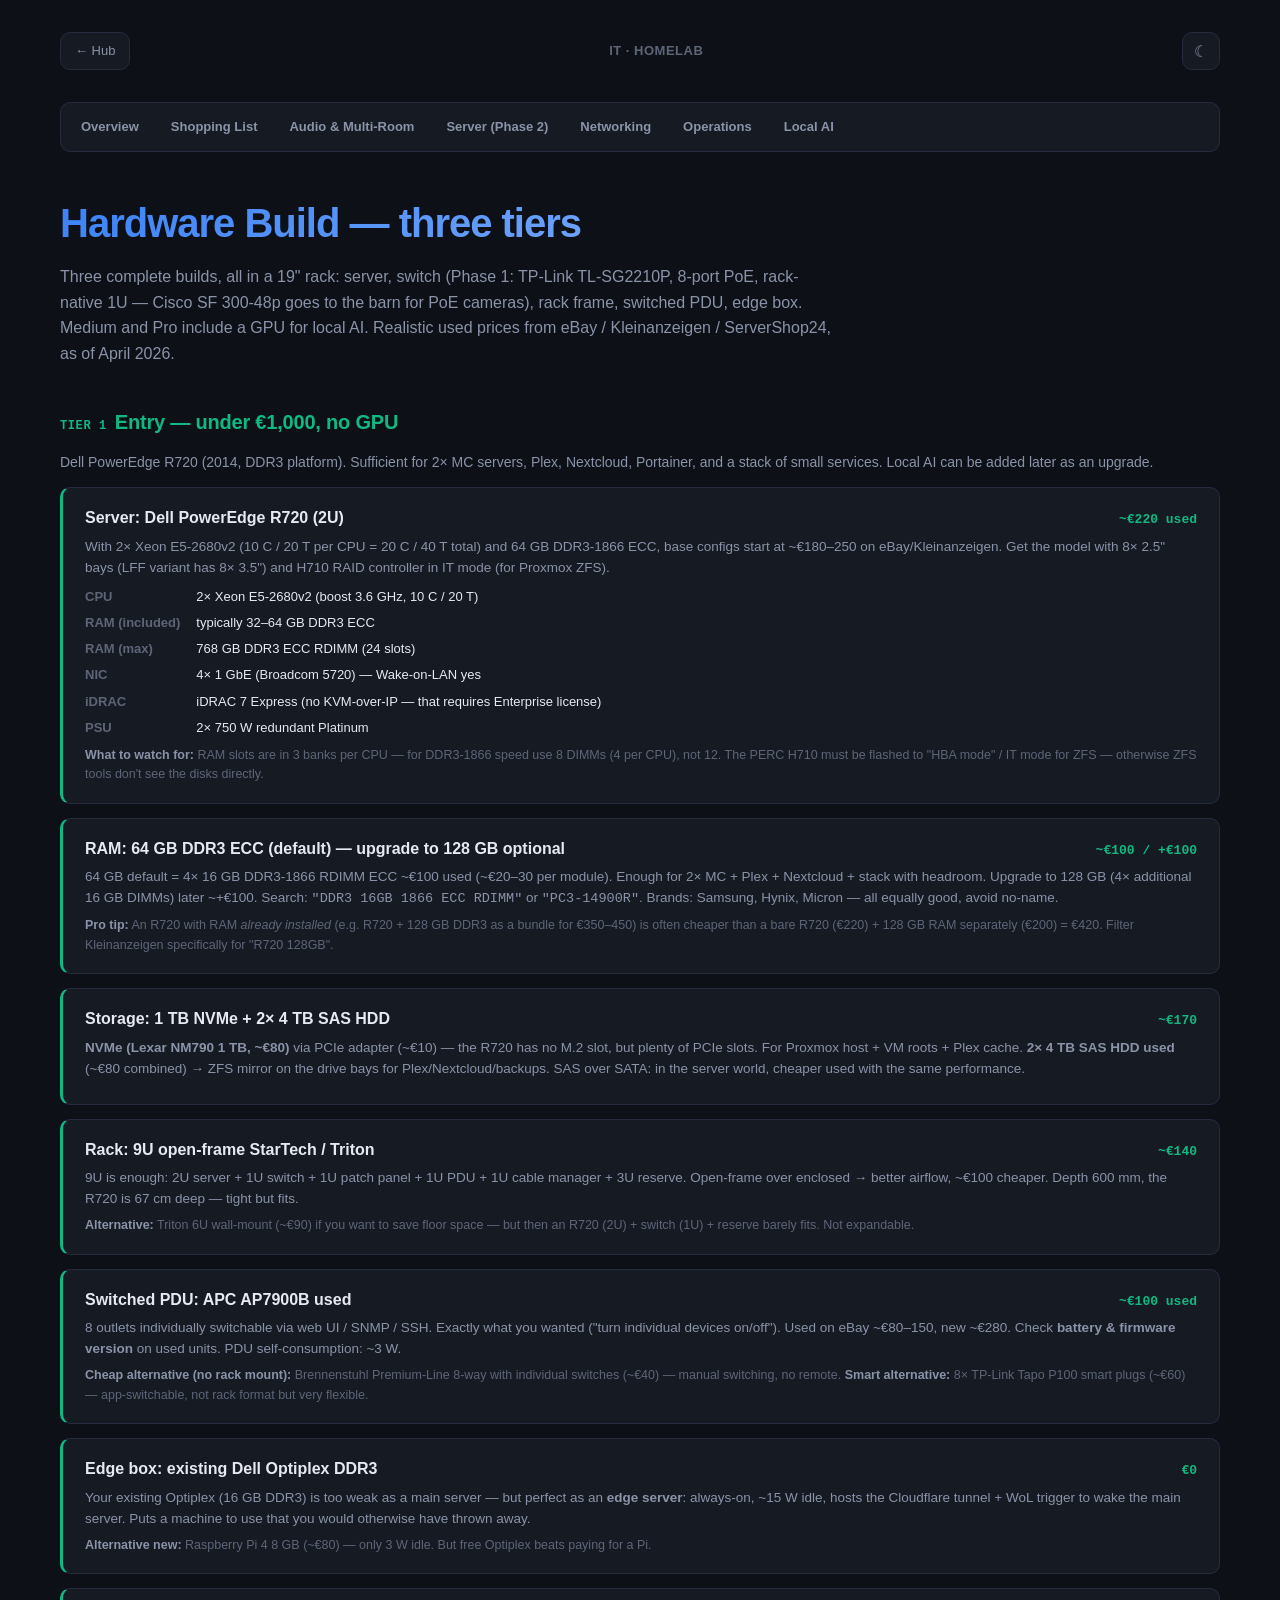
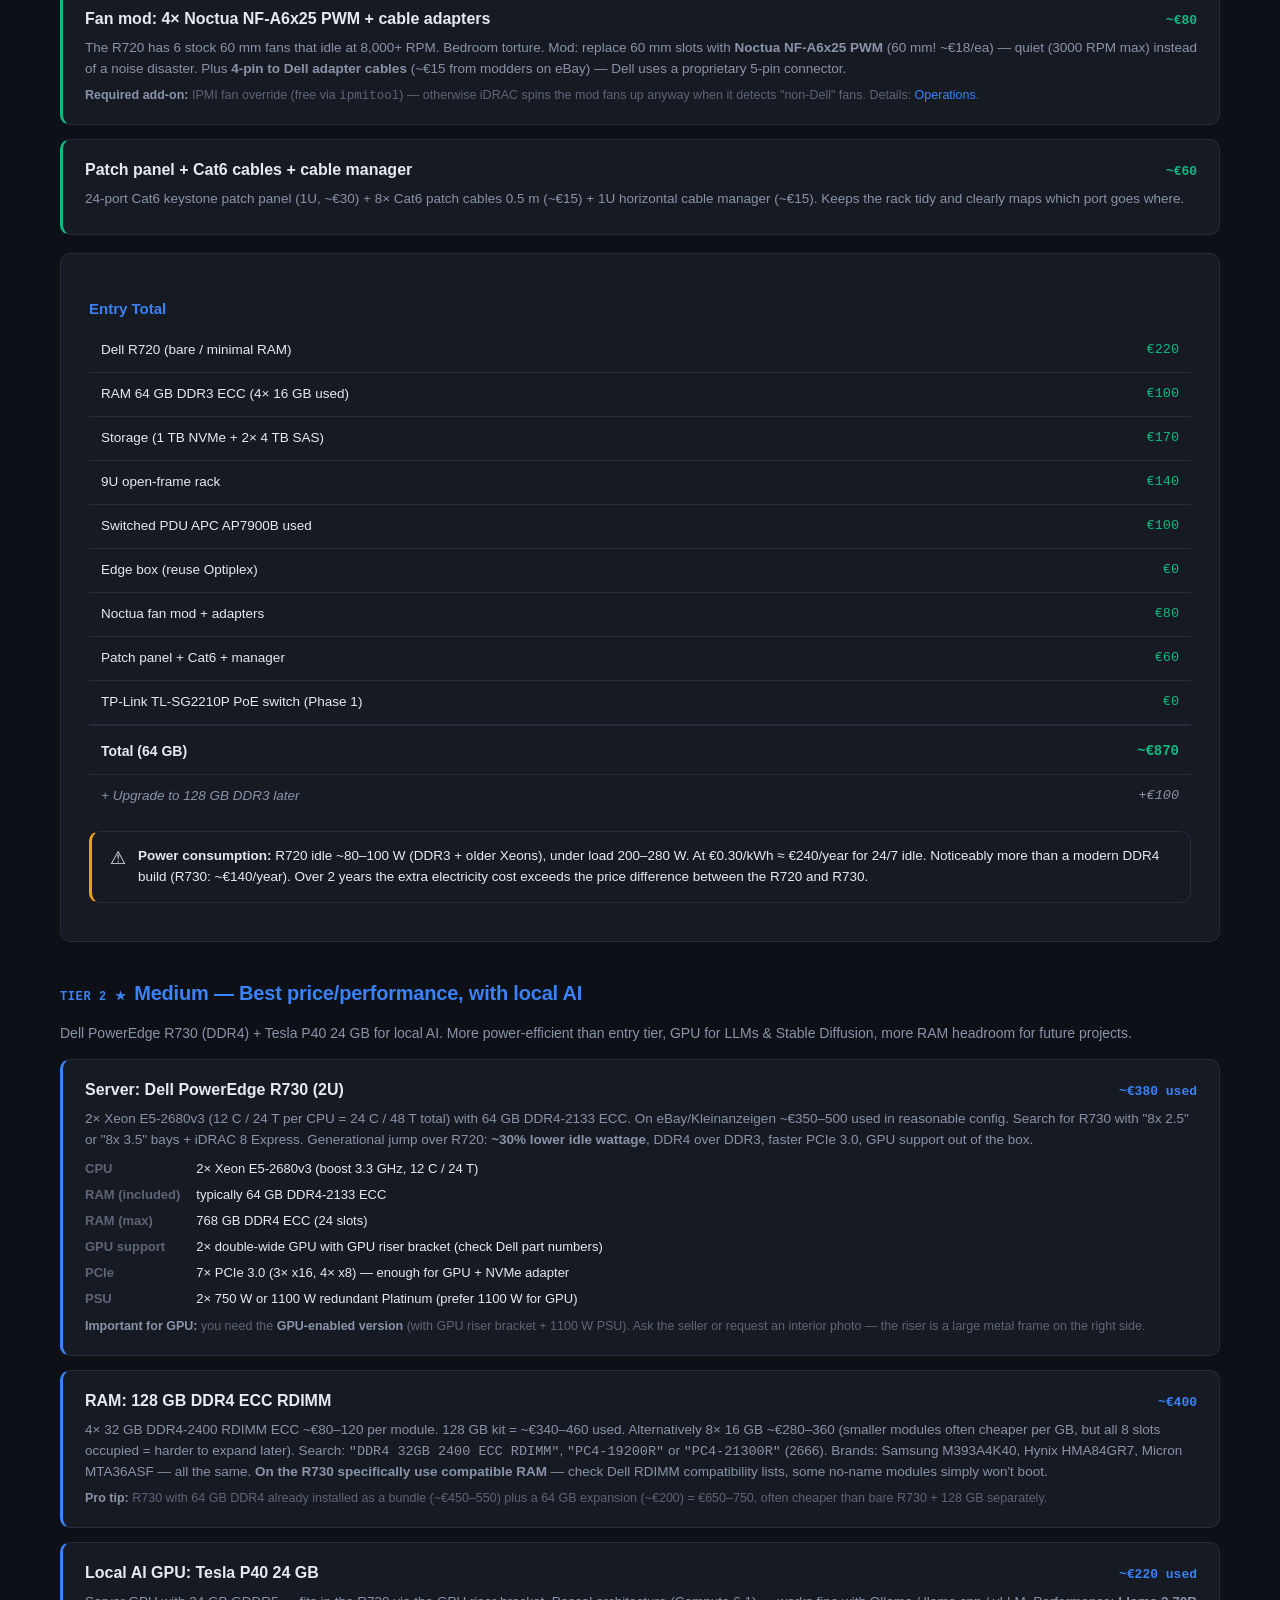
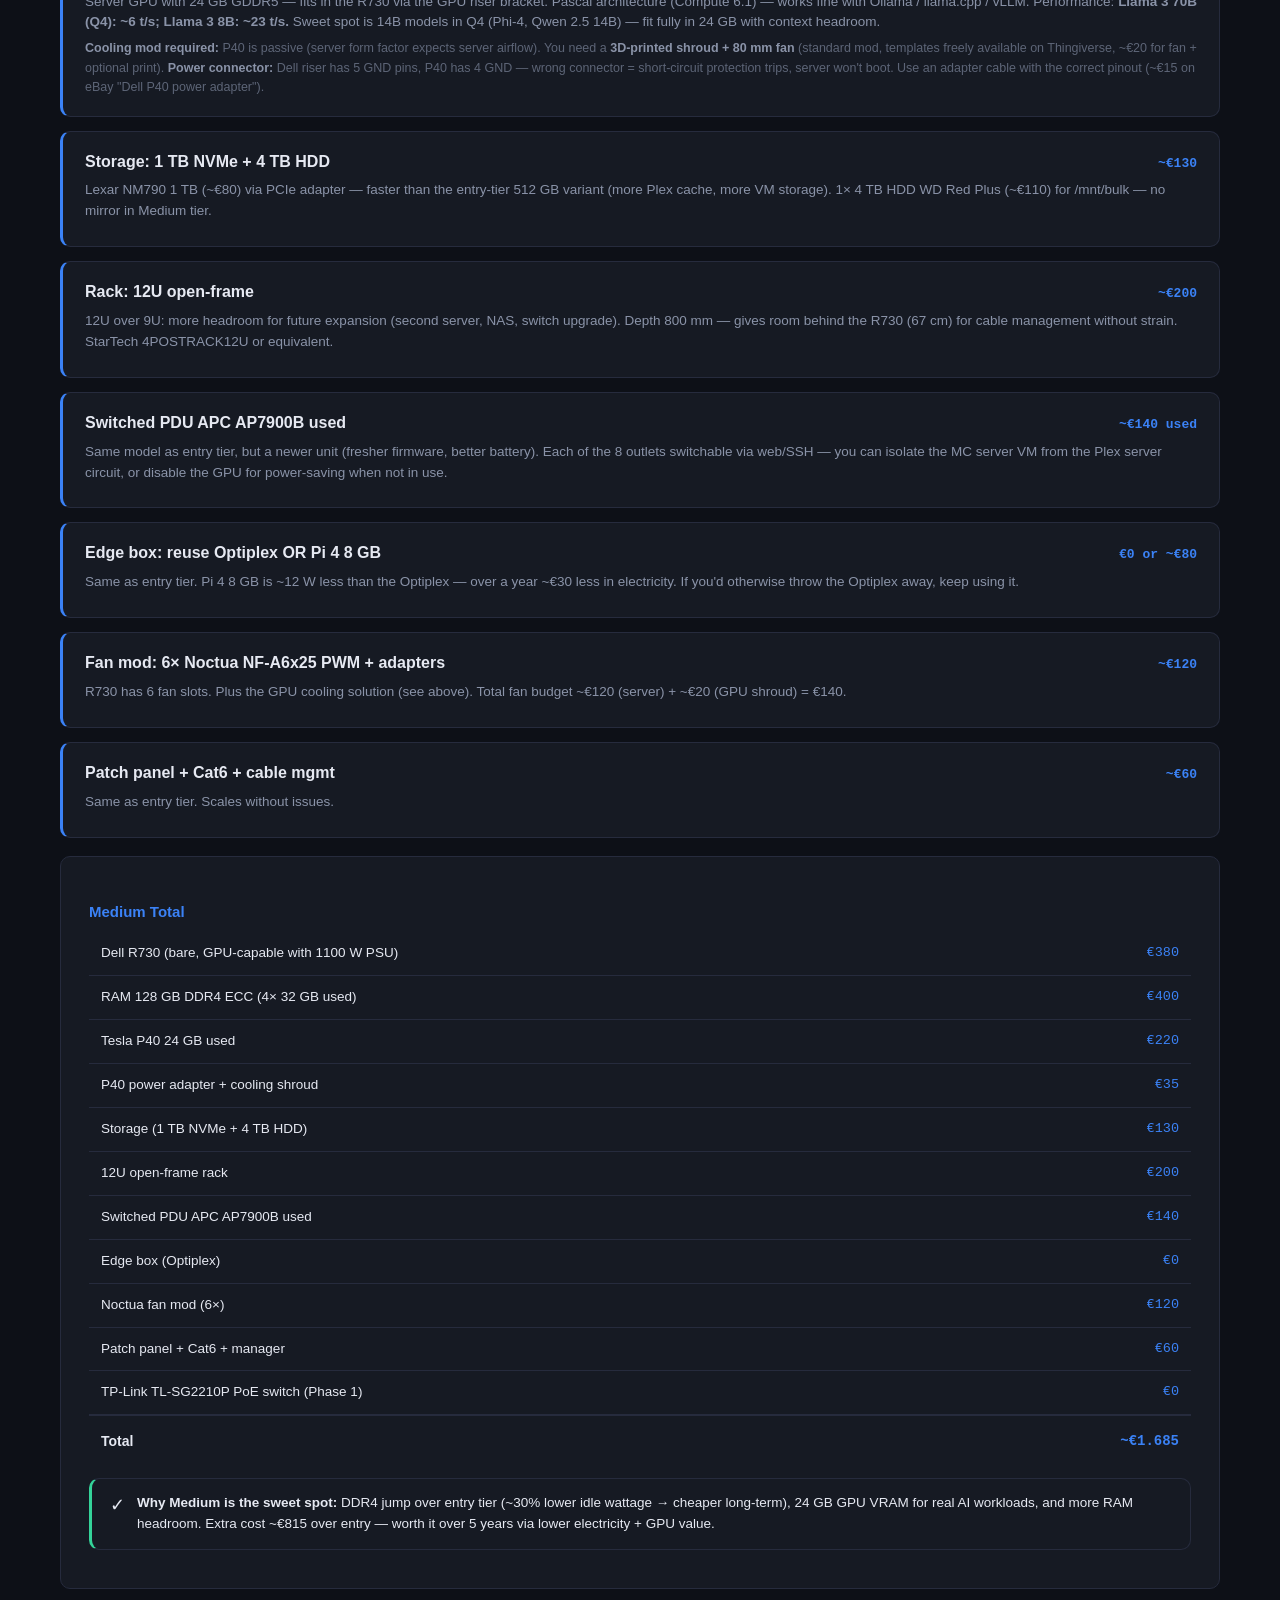
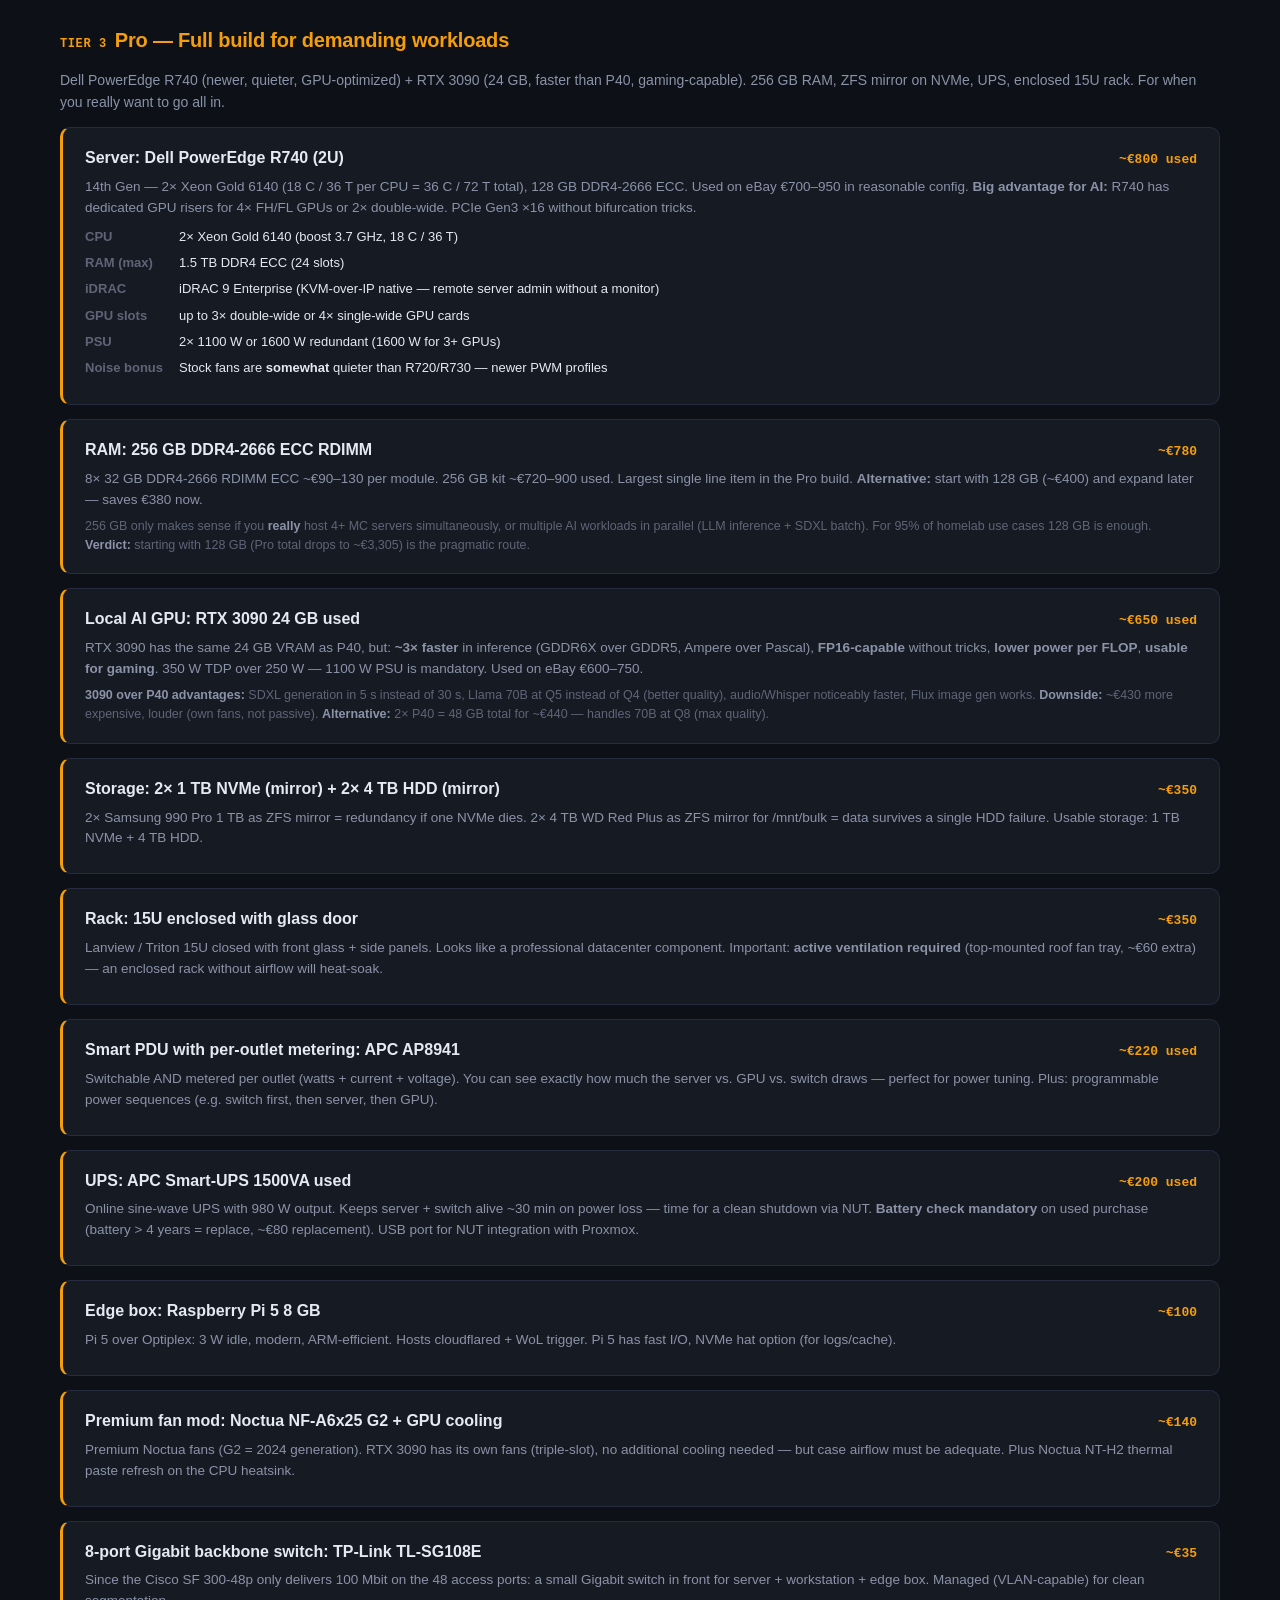
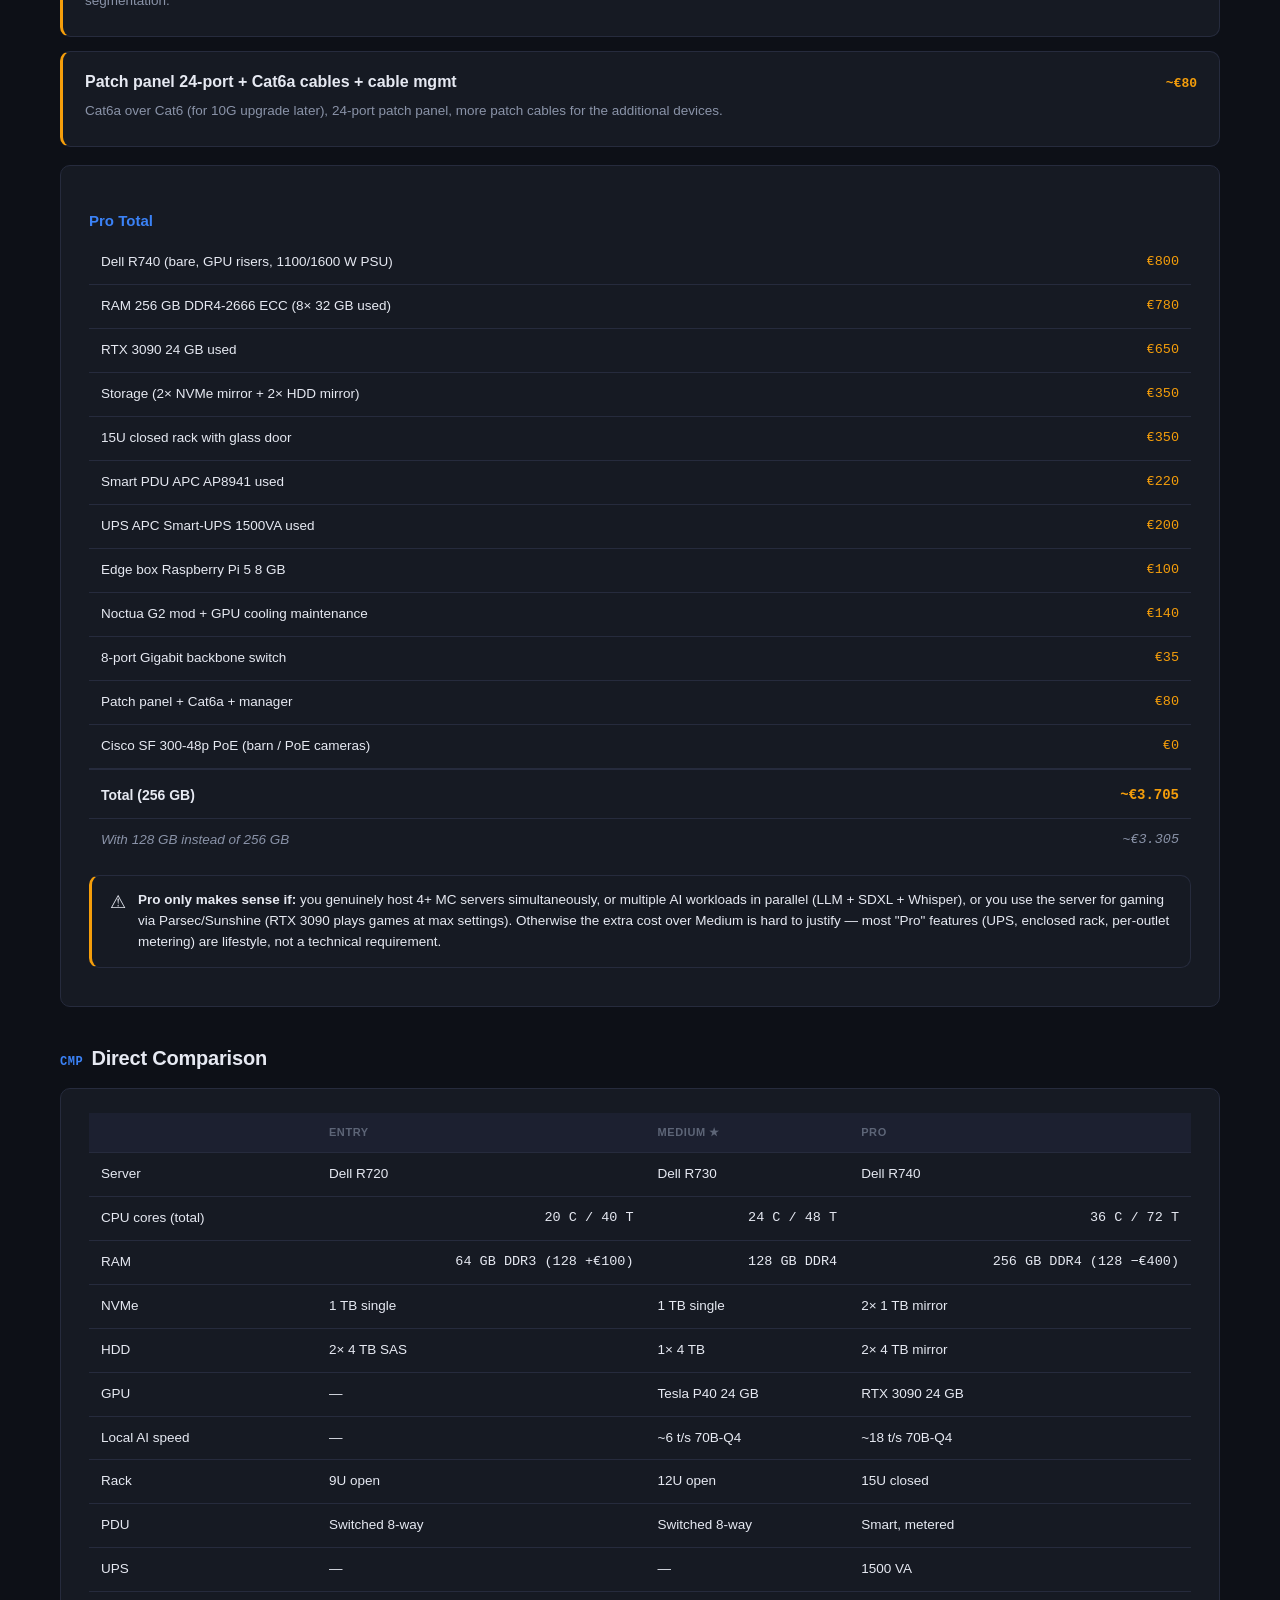
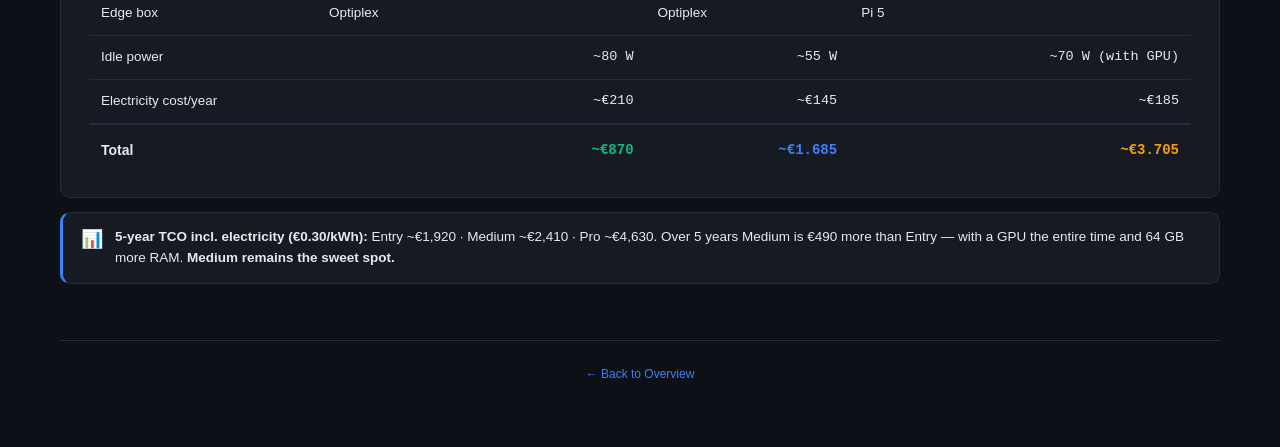
<file: build.html>
<!DOCTYPE html>
<html lang="en">
<head>
  <meta charset="UTF-8" />
  <meta name="viewport" content="width=device-width, initial-scale=1.0" />
  <title>Build — Homelab — IT Hub</title>
  <script>(function(){try{var t=localStorage.getItem('it-hub-theme');if(t==='light')document.documentElement.classList.add('theme-light');}catch{}})();</script>
  <link rel="stylesheet" href="style.css" />
  <link rel="stylesheet" href="page.css" />
  <style>:root{--accent:#3b82f6;--accent-rgb:59,130,246;}</style>
</head>
<body>
<div class="container">

  <nav class="topbar">
    <a class="back" href="../../index.html">← Hub</a>
    <span class="brand">IT · Homelab</span>
    <button class="theme-toggle" type="button">☾</button>
  </nav>

  <nav class="subnav">
    <a href="index.html">Overview</a>
    <a href="einkaufsliste.html">Shopping List</a>
    <a href="audio.html">Audio &amp; Multi-Room</a>
    <a href="server.html">Server (Phase 2)</a>
    <a href="networking.html">Networking</a>
    <a href="operations.html">Operations</a>
    <a href="ai.html">Local AI</a>
  </nav>

  <header class="hero">
    <h1>Hardware Build — three tiers</h1>
    <p class="lead">Three complete builds, all in a 19" rack: server, switch (Phase 1: TP-Link TL-SG2210P, 8-port PoE, rack-native 1U — Cisco SF 300-48p goes to the barn for PoE cameras), rack frame, switched PDU, edge box. Medium and Pro include a GPU for local AI. Realistic used prices from eBay / Kleinanzeigen / ServerShop24, as of April 2026.</p>
  </header>

  <!-- ===== TIER 1 ===== -->
  <section class="section" id="einsteiger">
    <h2 style="color:#10b981"><span class="num" style="color:#10b981">TIER 1</span>Entry — under €1,000, no GPU</h2>

    <p style="color:var(--text-muted); margin-bottom: 14px;">Dell PowerEdge R720 (2014, DDR3 platform). Sufficient for 2× MC servers, Plex, Nextcloud, Portainer, and a stack of small services. Local AI can be added later as an upgrade.</p>

    <div class="comp" style="border-left-color:#10b981;">
      <h3>Server: Dell PowerEdge R720 (2U) <span class="price-tag" style="color:#10b981">~€220 used</span></h3>
      <p class="why">With 2× Xeon E5-2680v2 (10 C / 20 T per CPU = 20 C / 40 T total) and 64 GB DDR3-1866 ECC, base configs start at ~€180–250 on eBay/Kleinanzeigen. Get the model with 8× 2.5" bays (LFF variant has 8× 3.5") and H710 RAID controller in IT mode (for Proxmox ZFS).</p>
      <dl class="kv">
        <dt>CPU</dt><dd>2× Xeon E5-2680v2 (boost 3.6 GHz, 10 C / 20 T)</dd>
        <dt>RAM (included)</dt><dd>typically 32–64 GB DDR3 ECC</dd>
        <dt>RAM (max)</dt><dd>768 GB DDR3 ECC RDIMM (24 slots)</dd>
        <dt>NIC</dt><dd>4× 1 GbE (Broadcom 5720) — Wake-on-LAN yes</dd>
        <dt>iDRAC</dt><dd>iDRAC 7 Express (no KVM-over-IP — that requires Enterprise license)</dd>
        <dt>PSU</dt><dd>2× 750 W redundant Platinum</dd>
      </dl>
      <p class="alt"><strong>What to watch for:</strong> RAM slots are in 3 banks per CPU — for DDR3-1866 speed use 8 DIMMs (4 per CPU), not 12. The PERC H710 must be flashed to "HBA mode" / IT mode for ZFS — otherwise ZFS tools don't see the disks directly.</p>
    </div>

    <div class="comp" style="border-left-color:#10b981;">
      <h3>RAM: 64 GB DDR3 ECC (default) — upgrade to 128 GB optional <span class="price-tag" style="color:#10b981">~€100 / +€100</span></h3>
      <p class="why">64 GB default = 4× 16 GB DDR3-1866 RDIMM ECC ~€100 used (~€20–30 per module). Enough for 2× MC + Plex + Nextcloud + stack with headroom. Upgrade to 128 GB (4× additional 16 GB DIMMs) later ~+€100. Search: <code>"DDR3 16GB 1866 ECC RDIMM"</code> or <code>"PC3-14900R"</code>. Brands: Samsung, Hynix, Micron — all equally good, avoid no-name.</p>
      <p class="alt"><strong>Pro tip:</strong> An R720 with RAM <em>already installed</em> (e.g. R720 + 128 GB DDR3 as a bundle for €350–450) is often cheaper than a bare R720 (€220) + 128 GB RAM separately (€200) = €420. Filter Kleinanzeigen specifically for "R720 128GB".</p>
    </div>

    <div class="comp" style="border-left-color:#10b981;">
      <h3>Storage: 1 TB NVMe + 2× 4 TB SAS HDD <span class="price-tag" style="color:#10b981">~€170</span></h3>
      <p class="why"><strong>NVMe (Lexar NM790 1 TB, ~€80)</strong> via PCIe adapter (~€10) — the R720 has no M.2 slot, but plenty of PCIe slots. For Proxmox host + VM roots + Plex cache. <strong>2× 4 TB SAS HDD used</strong> (~€80 combined) → ZFS mirror on the drive bays for Plex/Nextcloud/backups. SAS over SATA: in the server world, cheaper used with the same performance.</p>
    </div>

    <div class="comp" style="border-left-color:#10b981;">
      <h3>Rack: 9U open-frame StarTech / Triton <span class="price-tag" style="color:#10b981">~€140</span></h3>
      <p class="why">9U is enough: 2U server + 1U switch + 1U patch panel + 1U PDU + 1U cable manager + 3U reserve. Open-frame over enclosed → better airflow, ~€100 cheaper. Depth 600 mm, the R720 is 67 cm deep — tight but fits.</p>
      <p class="alt"><strong>Alternative:</strong> Triton 6U wall-mount (~€90) if you want to save floor space — but then an R720 (2U) + switch (1U) + reserve barely fits. Not expandable.</p>
    </div>

    <div class="comp" style="border-left-color:#10b981;">
      <h3>Switched PDU: APC AP7900B used <span class="price-tag" style="color:#10b981">~€100 used</span></h3>
      <p class="why">8 outlets individually switchable via web UI / SNMP / SSH. Exactly what you wanted ("turn individual devices on/off"). Used on eBay ~€80–150, new ~€280. Check <strong>battery &amp; firmware version</strong> on used units. PDU self-consumption: ~3 W.</p>
      <p class="alt"><strong>Cheap alternative (no rack mount):</strong> Brennenstuhl Premium-Line 8-way with individual switches (~€40) — manual switching, no remote. <strong>Smart alternative:</strong> 8× TP-Link Tapo P100 smart plugs (~€60) — app-switchable, not rack format but very flexible.</p>
    </div>

    <div class="comp" style="border-left-color:#10b981;">
      <h3>Edge box: existing Dell Optiplex DDR3 <span class="price-tag" style="color:#10b981">€0</span></h3>
      <p class="why">Your existing Optiplex (16 GB DDR3) is too weak as a main server — but perfect as an <strong>edge server</strong>: always-on, ~15 W idle, hosts the Cloudflare tunnel + WoL trigger to wake the main server. Puts a machine to use that you would otherwise have thrown away.</p>
      <p class="alt"><strong>Alternative new:</strong> Raspberry Pi 4 8 GB (~€80) — only 3 W idle. But free Optiplex beats paying for a Pi.</p>
    </div>

    <div class="comp" style="border-left-color:#10b981;">
      <h3>Fan mod: 4× Noctua NF-A6x25 PWM + cable adapters <span class="price-tag" style="color:#10b981">~€80</span></h3>
      <p class="why">The R720 has 6 stock 60 mm fans that idle at 8,000+ RPM. Bedroom torture. Mod: replace 60 mm slots with <strong>Noctua NF-A6x25 PWM</strong> (60 mm! ~€18/ea) — quiet (3000 RPM max) instead of a noise disaster. Plus <strong>4-pin to Dell adapter cables</strong> (~€15 from modders on eBay) — Dell uses a proprietary 5-pin connector.</p>
      <p class="alt"><strong>Required add-on:</strong> IPMI fan override (free via <code>ipmitool</code>) — otherwise iDRAC spins the mod fans up anyway when it detects "non-Dell" fans. Details: <a href="operations.html#fan-mod">Operations</a>.</p>
    </div>

    <div class="comp" style="border-left-color:#10b981;">
      <h3>Patch panel + Cat6 cables + cable manager <span class="price-tag" style="color:#10b981">~€60</span></h3>
      <p class="why">24-port Cat6 keystone patch panel (1U, ~€30) + 8× Cat6 patch cables 0.5 m (~€15) + 1U horizontal cable manager (~€15). Keeps the rack tidy and clearly maps which port goes where.</p>
    </div>

    <div class="prose" style="margin-top:18px">
      <h3>Entry Total</h3>
      <table class="tbl">
        <tbody>
          <tr><td>Dell R720 (bare / minimal RAM)</td><td class="price" style="color:#10b981">€220</td></tr>
          <tr><td>RAM 64 GB DDR3 ECC (4× 16 GB used)</td><td class="price" style="color:#10b981">€100</td></tr>
          <tr><td>Storage (1 TB NVMe + 2× 4 TB SAS)</td><td class="price" style="color:#10b981">€170</td></tr>
          <tr><td>9U open-frame rack</td><td class="price" style="color:#10b981">€140</td></tr>
          <tr><td>Switched PDU APC AP7900B used</td><td class="price" style="color:#10b981">€100</td></tr>
          <tr><td>Edge box (reuse Optiplex)</td><td class="price" style="color:#10b981">€0</td></tr>
          <tr><td>Noctua fan mod + adapters</td><td class="price" style="color:#10b981">€80</td></tr>
          <tr><td>Patch panel + Cat6 + manager</td><td class="price" style="color:#10b981">€60</td></tr>
          <tr><td>TP-Link TL-SG2210P PoE switch (Phase 1)</td><td class="price" style="color:#10b981">€0</td></tr>
          <tr class="total"><td>Total (64 GB)</td><td class="price" style="color:#10b981">~€870</td></tr>
          <tr><td><em>+ Upgrade to 128 GB DDR3 later</em></td><td class="price" style="color:#10b981"><em>+€100</em></td></tr>
        </tbody>
      </table>

      <div class="callout warn">
        <span class="icon">⚠</span>
        <div class="body"><strong>Power consumption:</strong> R720 idle ~80–100 W (DDR3 + older Xeons), under load 200–280 W. At €0.30/kWh ≈ €240/year for 24/7 idle. Noticeably more than a modern DDR4 build (R730: ~€140/year). Over 2 years the extra electricity cost exceeds the price difference between the R720 and R730.</div>
      </div>
    </div>
  </section>

  <!-- ===== MEDIUM ===== -->
  <section class="section" id="medium">
    <h2 style="color:#3b82f6"><span class="num" style="color:#3b82f6">TIER 2 ★</span>Medium — Best price/performance, with local AI</h2>

    <p style="color:var(--text-muted); margin-bottom: 14px;">Dell PowerEdge R730 (DDR4) + Tesla P40 24 GB for local AI. More power-efficient than entry tier, GPU for LLMs &amp; Stable Diffusion, more RAM headroom for future projects.</p>

    <div class="comp" style="border-left-color:#3b82f6;">
      <h3>Server: Dell PowerEdge R730 (2U) <span class="price-tag" style="color:#3b82f6">~€380 used</span></h3>
      <p class="why">2× Xeon E5-2680v3 (12 C / 24 T per CPU = 24 C / 48 T total) with 64 GB DDR4-2133 ECC. On eBay/Kleinanzeigen ~€350–500 used in reasonable config. Search for R730 with "8x 2.5" or "8x 3.5" bays + iDRAC 8 Express. Generational jump over R720: <strong>~30% lower idle wattage</strong>, DDR4 over DDR3, faster PCIe 3.0, GPU support out of the box.</p>
      <dl class="kv">
        <dt>CPU</dt><dd>2× Xeon E5-2680v3 (boost 3.3 GHz, 12 C / 24 T)</dd>
        <dt>RAM (included)</dt><dd>typically 64 GB DDR4-2133 ECC</dd>
        <dt>RAM (max)</dt><dd>768 GB DDR4 ECC (24 slots)</dd>
        <dt>GPU support</dt><dd>2× double-wide GPU with GPU riser bracket (check Dell part numbers)</dd>
        <dt>PCIe</dt><dd>7× PCIe 3.0 (3× x16, 4× x8) — enough for GPU + NVMe adapter</dd>
        <dt>PSU</dt><dd>2× 750 W or 1100 W redundant Platinum (prefer 1100 W for GPU)</dd>
      </dl>
      <p class="alt"><strong>Important for GPU:</strong> you need the <strong>GPU-enabled version</strong> (with GPU riser bracket + 1100 W PSU). Ask the seller or request an interior photo — the riser is a large metal frame on the right side.</p>
    </div>

    <div class="comp" style="border-left-color:#3b82f6;">
      <h3>RAM: 128 GB DDR4 ECC RDIMM <span class="price-tag" style="color:#3b82f6">~€400</span></h3>
      <p class="why">4× 32 GB DDR4-2400 RDIMM ECC ~€80–120 per module. 128 GB kit = ~€340–460 used. Alternatively 8× 16 GB ~€280–360 (smaller modules often cheaper per GB, but all 8 slots occupied = harder to expand later). Search: <code>"DDR4 32GB 2400 ECC RDIMM"</code>, <code>"PC4-19200R"</code> or <code>"PC4-21300R"</code> (2666). Brands: Samsung M393A4K40, Hynix HMA84GR7, Micron MTA36ASF — all the same. <strong>On the R730 specifically use compatible RAM</strong> — check Dell RDIMM compatibility lists, some no-name modules simply won't boot.</p>
      <p class="alt"><strong>Pro tip:</strong> R730 with 64 GB DDR4 already installed as a bundle (~€450–550) plus a 64 GB expansion (~€200) = €650–750, often cheaper than bare R730 + 128 GB separately.</p>
    </div>

    <div class="comp" style="border-left-color:#3b82f6;">
      <h3>Local AI GPU: Tesla P40 24 GB <span class="price-tag" style="color:#3b82f6">~€220 used</span></h3>
      <p class="why">Server GPU with 24 GB GDDR5 — fits in the R730 via the GPU riser bracket. Pascal architecture (Compute 6.1) — works fine with Ollama / llama.cpp / vLLM. Performance: <strong>Llama 3 70B (Q4): ~6 t/s; Llama 3 8B: ~23 t/s.</strong> Sweet spot is 14B models in Q4 (Phi-4, Qwen 2.5 14B) — fit fully in 24 GB with context headroom.</p>
      <p class="alt"><strong>Cooling mod required:</strong> P40 is passive (server form factor expects server airflow). You need a <strong>3D-printed shroud + 80 mm fan</strong> (standard mod, templates freely available on Thingiverse, ~€20 for fan + optional print). <strong>Power connector:</strong> Dell riser has 5 GND pins, P40 has 4 GND — wrong connector = short-circuit protection trips, server won't boot. Use an adapter cable with the correct pinout (~€15 on eBay "Dell P40 power adapter").</p>
    </div>

    <div class="comp" style="border-left-color:#3b82f6;">
      <h3>Storage: 1 TB NVMe + 4 TB HDD <span class="price-tag" style="color:#3b82f6">~€130</span></h3>
      <p class="why">Lexar NM790 1 TB (~€80) via PCIe adapter — faster than the entry-tier 512 GB variant (more Plex cache, more VM storage). 1× 4 TB HDD WD Red Plus (~€110) for /mnt/bulk — no mirror in Medium tier.</p>
    </div>

    <div class="comp" style="border-left-color:#3b82f6;">
      <h3>Rack: 12U open-frame <span class="price-tag" style="color:#3b82f6">~€200</span></h3>
      <p class="why">12U over 9U: more headroom for future expansion (second server, NAS, switch upgrade). Depth 800 mm — gives room behind the R730 (67 cm) for cable management without strain. StarTech 4POSTRACK12U or equivalent.</p>
    </div>

    <div class="comp" style="border-left-color:#3b82f6;">
      <h3>Switched PDU APC AP7900B used <span class="price-tag" style="color:#3b82f6">~€140 used</span></h3>
      <p class="why">Same model as entry tier, but a newer unit (fresher firmware, better battery). Each of the 8 outlets switchable via web/SSH — you can isolate the MC server VM from the Plex server circuit, or disable the GPU for power-saving when not in use.</p>
    </div>

    <div class="comp" style="border-left-color:#3b82f6;">
      <h3>Edge box: reuse Optiplex OR Pi 4 8 GB <span class="price-tag" style="color:#3b82f6">€0 or ~€80</span></h3>
      <p class="why">Same as entry tier. Pi 4 8 GB is ~12 W less than the Optiplex — over a year ~€30 less in electricity. If you'd otherwise throw the Optiplex away, keep using it.</p>
    </div>

    <div class="comp" style="border-left-color:#3b82f6;">
      <h3>Fan mod: 6× Noctua NF-A6x25 PWM + adapters <span class="price-tag" style="color:#3b82f6">~€120</span></h3>
      <p class="why">R730 has 6 fan slots. Plus the GPU cooling solution (see above). Total fan budget ~€120 (server) + ~€20 (GPU shroud) = €140.</p>
    </div>

    <div class="comp" style="border-left-color:#3b82f6;">
      <h3>Patch panel + Cat6 + cable mgmt <span class="price-tag" style="color:#3b82f6">~€60</span></h3>
      <p class="why">Same as entry tier. Scales without issues.</p>
    </div>

    <div class="prose" style="margin-top:18px">
      <h3>Medium Total</h3>
      <table class="tbl">
        <tbody>
          <tr><td>Dell R730 (bare, GPU-capable with 1100 W PSU)</td><td class="price" style="color:#3b82f6">€380</td></tr>
          <tr><td>RAM 128 GB DDR4 ECC (4× 32 GB used)</td><td class="price" style="color:#3b82f6">€400</td></tr>
          <tr><td>Tesla P40 24 GB used</td><td class="price" style="color:#3b82f6">€220</td></tr>
          <tr><td>P40 power adapter + cooling shroud</td><td class="price" style="color:#3b82f6">€35</td></tr>
          <tr><td>Storage (1 TB NVMe + 4 TB HDD)</td><td class="price" style="color:#3b82f6">€130</td></tr>
          <tr><td>12U open-frame rack</td><td class="price" style="color:#3b82f6">€200</td></tr>
          <tr><td>Switched PDU APC AP7900B used</td><td class="price" style="color:#3b82f6">€140</td></tr>
          <tr><td>Edge box (Optiplex)</td><td class="price" style="color:#3b82f6">€0</td></tr>
          <tr><td>Noctua fan mod (6×)</td><td class="price" style="color:#3b82f6">€120</td></tr>
          <tr><td>Patch panel + Cat6 + manager</td><td class="price" style="color:#3b82f6">€60</td></tr>
          <tr><td>TP-Link TL-SG2210P PoE switch (Phase 1)</td><td class="price" style="color:#3b82f6">€0</td></tr>
          <tr class="total"><td>Total</td><td class="price" style="color:#3b82f6">~€1.685</td></tr>
        </tbody>
      </table>

      <div class="callout ok">
        <span class="icon">✓</span>
        <div class="body"><strong>Why Medium is the sweet spot:</strong> DDR4 jump over entry tier (~30% lower idle wattage → cheaper long-term), 24 GB GPU VRAM for real AI workloads, and more RAM headroom. Extra cost ~€815 over entry — worth it over 5 years via lower electricity + GPU value.</div>
      </div>
    </div>
  </section>

  <!-- ===== PRO ===== -->
  <section class="section" id="pro">
    <h2 style="color:#f59e0b"><span class="num" style="color:#f59e0b">TIER 3</span>Pro — Full build for demanding workloads</h2>

    <p style="color:var(--text-muted); margin-bottom: 14px;">Dell PowerEdge R740 (newer, quieter, GPU-optimized) + RTX 3090 (24 GB, faster than P40, gaming-capable). 256 GB RAM, ZFS mirror on NVMe, UPS, enclosed 15U rack. For when you really want to go all in.</p>

    <div class="comp" style="border-left-color:#f59e0b;">
      <h3>Server: Dell PowerEdge R740 (2U) <span class="price-tag" style="color:#f59e0b">~€800 used</span></h3>
      <p class="why">14th Gen — 2× Xeon Gold 6140 (18 C / 36 T per CPU = 36 C / 72 T total), 128 GB DDR4-2666 ECC. Used on eBay €700–950 in reasonable config. <strong>Big advantage for AI:</strong> R740 has dedicated GPU risers for 4× FH/FL GPUs or 2× double-wide. PCIe Gen3 ×16 without bifurcation tricks.</p>
      <dl class="kv">
        <dt>CPU</dt><dd>2× Xeon Gold 6140 (boost 3.7 GHz, 18 C / 36 T)</dd>
        <dt>RAM (max)</dt><dd>1.5 TB DDR4 ECC (24 slots)</dd>
        <dt>iDRAC</dt><dd>iDRAC 9 Enterprise (KVM-over-IP native — remote server admin without a monitor)</dd>
        <dt>GPU slots</dt><dd>up to 3× double-wide or 4× single-wide GPU cards</dd>
        <dt>PSU</dt><dd>2× 1100 W or 1600 W redundant (1600 W for 3+ GPUs)</dd>
        <dt>Noise bonus</dt><dd>Stock fans are <strong>somewhat</strong> quieter than R720/R730 — newer PWM profiles</dd>
      </dl>
    </div>

    <div class="comp" style="border-left-color:#f59e0b;">
      <h3>RAM: 256 GB DDR4-2666 ECC RDIMM <span class="price-tag" style="color:#f59e0b">~€780</span></h3>
      <p class="why">8× 32 GB DDR4-2666 RDIMM ECC ~€90–130 per module. 256 GB kit ~€720–900 used. Largest single line item in the Pro build. <strong>Alternative:</strong> start with 128 GB (~€400) and expand later — saves €380 now.</p>
      <p class="alt">256 GB only makes sense if you <strong>really</strong> host 4+ MC servers simultaneously, or multiple AI workloads in parallel (LLM inference + SDXL batch). For 95% of homelab use cases 128 GB is enough. <strong>Verdict:</strong> starting with 128 GB (Pro total drops to ~€3,305) is the pragmatic route.</p>
    </div>

    <div class="comp" style="border-left-color:#f59e0b;">
      <h3>Local AI GPU: RTX 3090 24 GB used <span class="price-tag" style="color:#f59e0b">~€650 used</span></h3>
      <p class="why">RTX 3090 has the same 24 GB VRAM as P40, but: <strong>~3× faster</strong> in inference (GDDR6X over GDDR5, Ampere over Pascal), <strong>FP16-capable</strong> without tricks, <strong>lower power per FLOP</strong>, <strong>usable for gaming</strong>. 350 W TDP over 250 W — 1100 W PSU is mandatory. Used on eBay €600–750.</p>
      <p class="alt"><strong>3090 over P40 advantages:</strong> SDXL generation in 5 s instead of 30 s, Llama 70B at Q5 instead of Q4 (better quality), audio/Whisper noticeably faster, Flux image gen works. <strong>Downside:</strong> ~€430 more expensive, louder (own fans, not passive). <strong>Alternative:</strong> 2× P40 = 48 GB total for ~€440 — handles 70B at Q8 (max quality).</p>
    </div>

    <div class="comp" style="border-left-color:#f59e0b;">
      <h3>Storage: 2× 1 TB NVMe (mirror) + 2× 4 TB HDD (mirror) <span class="price-tag" style="color:#f59e0b">~€350</span></h3>
      <p class="why">2× Samsung 990 Pro 1 TB as ZFS mirror = redundancy if one NVMe dies. 2× 4 TB WD Red Plus as ZFS mirror for /mnt/bulk = data survives a single HDD failure. Usable storage: 1 TB NVMe + 4 TB HDD.</p>
    </div>

    <div class="comp" style="border-left-color:#f59e0b;">
      <h3>Rack: 15U enclosed with glass door <span class="price-tag" style="color:#f59e0b">~€350</span></h3>
      <p class="why">Lanview / Triton 15U closed with front glass + side panels. Looks like a professional datacenter component. Important: <strong>active ventilation required</strong> (top-mounted roof fan tray, ~€60 extra) — an enclosed rack without airflow will heat-soak.</p>
    </div>

    <div class="comp" style="border-left-color:#f59e0b;">
      <h3>Smart PDU with per-outlet metering: APC AP8941 <span class="price-tag" style="color:#f59e0b">~€220 used</span></h3>
      <p class="why">Switchable AND metered per outlet (watts + current + voltage). You can see exactly how much the server vs. GPU vs. switch draws — perfect for power tuning. Plus: programmable power sequences (e.g. switch first, then server, then GPU).</p>
    </div>

    <div class="comp" style="border-left-color:#f59e0b;">
      <h3>UPS: APC Smart-UPS 1500VA used <span class="price-tag" style="color:#f59e0b">~€200 used</span></h3>
      <p class="why">Online sine-wave UPS with 980 W output. Keeps server + switch alive ~30 min on power loss — time for a clean shutdown via NUT. <strong>Battery check mandatory</strong> on used purchase (battery &gt; 4 years = replace, ~€80 replacement). USB port for NUT integration with Proxmox.</p>
    </div>

    <div class="comp" style="border-left-color:#f59e0b;">
      <h3>Edge box: Raspberry Pi 5 8 GB <span class="price-tag" style="color:#f59e0b">~€100</span></h3>
      <p class="why">Pi 5 over Optiplex: 3 W idle, modern, ARM-efficient. Hosts cloudflared + WoL trigger. Pi 5 has fast I/O, NVMe hat option (for logs/cache).</p>
    </div>

    <div class="comp" style="border-left-color:#f59e0b;">
      <h3>Premium fan mod: Noctua NF-A6x25 G2 + GPU cooling <span class="price-tag" style="color:#f59e0b">~€140</span></h3>
      <p class="why">Premium Noctua fans (G2 = 2024 generation). RTX 3090 has its own fans (triple-slot), no additional cooling needed — but case airflow must be adequate. Plus Noctua NT-H2 thermal paste refresh on the CPU heatsink.</p>
    </div>

    <div class="comp" style="border-left-color:#f59e0b;">
      <h3>8-port Gigabit backbone switch: TP-Link TL-SG108E <span class="price-tag" style="color:#f59e0b">~€35</span></h3>
      <p class="why">Since the Cisco SF 300-48p only delivers 100 Mbit on the 48 access ports: a small Gigabit switch in front for server + workstation + edge box. Managed (VLAN-capable) for clean segmentation.</p>
    </div>

    <div class="comp" style="border-left-color:#f59e0b;">
      <h3>Patch panel 24-port + Cat6a cables + cable mgmt <span class="price-tag" style="color:#f59e0b">~€80</span></h3>
      <p class="why">Cat6a over Cat6 (for 10G upgrade later), 24-port patch panel, more patch cables for the additional devices.</p>
    </div>

    <div class="prose" style="margin-top:18px">
      <h3>Pro Total</h3>
      <table class="tbl">
        <tbody>
          <tr><td>Dell R740 (bare, GPU risers, 1100/1600 W PSU)</td><td class="price" style="color:#f59e0b">€800</td></tr>
          <tr><td>RAM 256 GB DDR4-2666 ECC (8× 32 GB used)</td><td class="price" style="color:#f59e0b">€780</td></tr>
          <tr><td>RTX 3090 24 GB used</td><td class="price" style="color:#f59e0b">€650</td></tr>
          <tr><td>Storage (2× NVMe mirror + 2× HDD mirror)</td><td class="price" style="color:#f59e0b">€350</td></tr>
          <tr><td>15U closed rack with glass door</td><td class="price" style="color:#f59e0b">€350</td></tr>
          <tr><td>Smart PDU APC AP8941 used</td><td class="price" style="color:#f59e0b">€220</td></tr>
          <tr><td>UPS APC Smart-UPS 1500VA used</td><td class="price" style="color:#f59e0b">€200</td></tr>
          <tr><td>Edge box Raspberry Pi 5 8 GB</td><td class="price" style="color:#f59e0b">€100</td></tr>
          <tr><td>Noctua G2 mod + GPU cooling maintenance</td><td class="price" style="color:#f59e0b">€140</td></tr>
          <tr><td>8-port Gigabit backbone switch</td><td class="price" style="color:#f59e0b">€35</td></tr>
          <tr><td>Patch panel + Cat6a + manager</td><td class="price" style="color:#f59e0b">€80</td></tr>
          <tr><td>Cisco SF 300-48p PoE (barn / PoE cameras)</td><td class="price" style="color:#f59e0b">€0</td></tr>
          <tr class="total"><td>Total (256 GB)</td><td class="price" style="color:#f59e0b">~€3.705</td></tr>
          <tr><td><em>With 128 GB instead of 256 GB</em></td><td class="price" style="color:#f59e0b"><em>~€3.305</em></td></tr>
        </tbody>
      </table>

      <div class="callout warn">
        <span class="icon">⚠</span>
        <div class="body"><strong>Pro only makes sense if:</strong> you genuinely host 4+ MC servers simultaneously, or multiple AI workloads in parallel (LLM + SDXL + Whisper), or you use the server for gaming via Parsec/Sunshine (RTX 3090 plays games at max settings). Otherwise the extra cost over Medium is hard to justify — most "Pro" features (UPS, enclosed rack, per-outlet metering) are lifestyle, not a technical requirement.</div>
      </div>
    </div>
  </section>

  <!-- ===== COMPARISON TABLE ===== -->
  <section class="section">
    <h2><span class="num">CMP</span>Direct Comparison</h2>

    <div class="prose">
      <table class="tbl">
        <thead>
          <tr><th></th><th>Entry</th><th>Medium ★</th><th>Pro</th></tr>
        </thead>
        <tbody>
          <tr><td>Server</td><td>Dell R720</td><td>Dell R730</td><td>Dell R740</td></tr>
          <tr><td>CPU cores (total)</td><td class="num">20 C / 40 T</td><td class="num">24 C / 48 T</td><td class="num">36 C / 72 T</td></tr>
          <tr><td>RAM</td><td class="num">64 GB DDR3 (128 +€100)</td><td class="num">128 GB DDR4</td><td class="num">256 GB DDR4 (128 −€400)</td></tr>
          <tr><td>NVMe</td><td>1 TB single</td><td>1 TB single</td><td>2× 1 TB mirror</td></tr>
          <tr><td>HDD</td><td>2× 4 TB SAS</td><td>1× 4 TB</td><td>2× 4 TB mirror</td></tr>
          <tr><td>GPU</td><td>—</td><td>Tesla P40 24 GB</td><td>RTX 3090 24 GB</td></tr>
          <tr><td>Local AI speed</td><td>—</td><td>~6 t/s 70B-Q4</td><td>~18 t/s 70B-Q4</td></tr>
          <tr><td>Rack</td><td>9U open</td><td>12U open</td><td>15U closed</td></tr>
          <tr><td>PDU</td><td>Switched 8-way</td><td>Switched 8-way</td><td>Smart, metered</td></tr>
          <tr><td>UPS</td><td>—</td><td>—</td><td>1500 VA</td></tr>
          <tr><td>Edge box</td><td>Optiplex</td><td>Optiplex</td><td>Pi 5</td></tr>
          <tr><td>Idle power</td><td class="num">~80 W</td><td class="num">~55 W</td><td class="num">~70 W (with GPU)</td></tr>
          <tr><td>Electricity cost/year</td><td class="num">~€210</td><td class="num">~€145</td><td class="num">~€185</td></tr>
          <tr class="total"><td>Total</td><td class="price" style="color:#10b981">~€870</td><td class="price" style="color:#3b82f6">~€1.685</td><td class="price" style="color:#f59e0b">~€3.705</td></tr>
        </tbody>
      </table>
    </div>

    <div class="callout info">
      <span class="icon">📊</span>
      <div class="body"><strong>5-year TCO incl. electricity (€0.30/kWh):</strong> Entry ~€1,920 · Medium ~€2,410 · Pro ~€4,630. Over 5 years Medium is €490 more than Entry — with a GPU the entire time and 64 GB more RAM. <strong>Medium remains the sweet spot.</strong></div>
    </div>
  </section>

  <footer class="foot">
    <a href="index.html">← Back to Overview</a>
  </footer>
</div>

<script src="theme.js"></script>
</body>
</html>
</file>
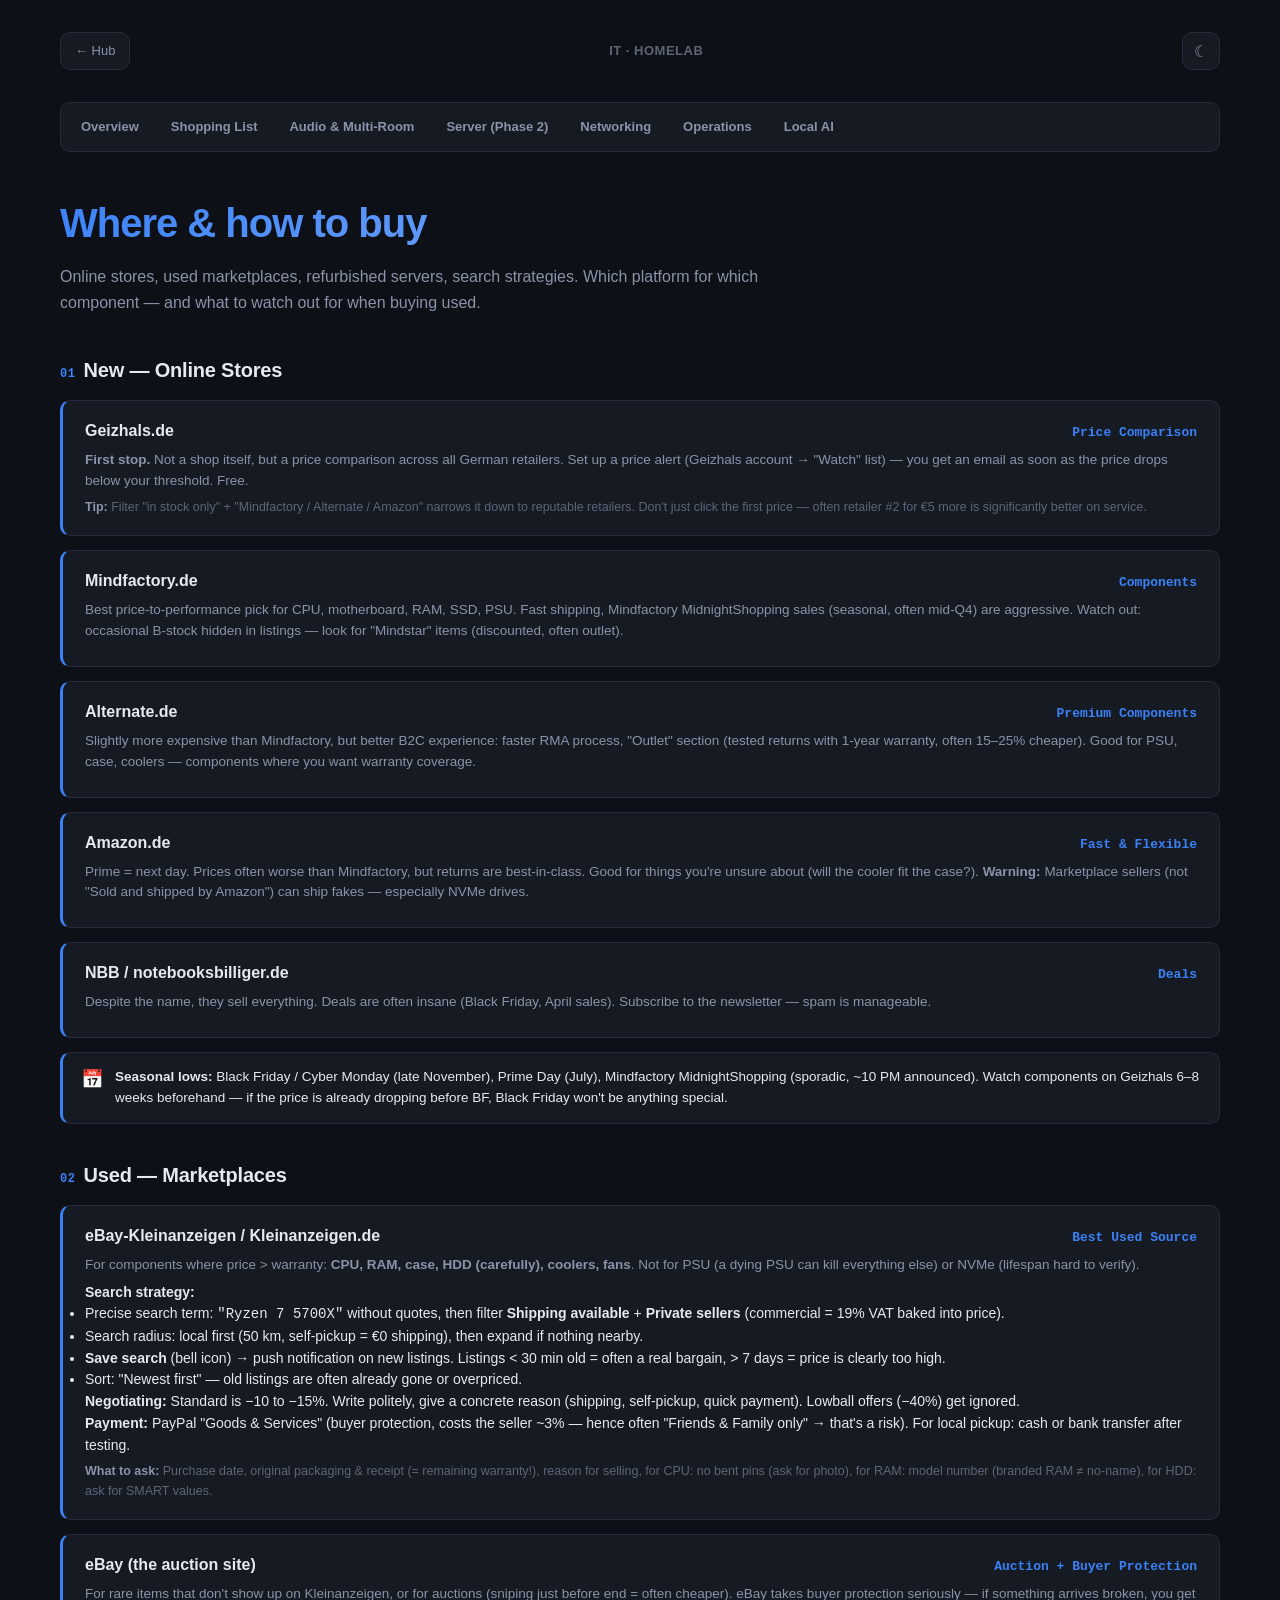
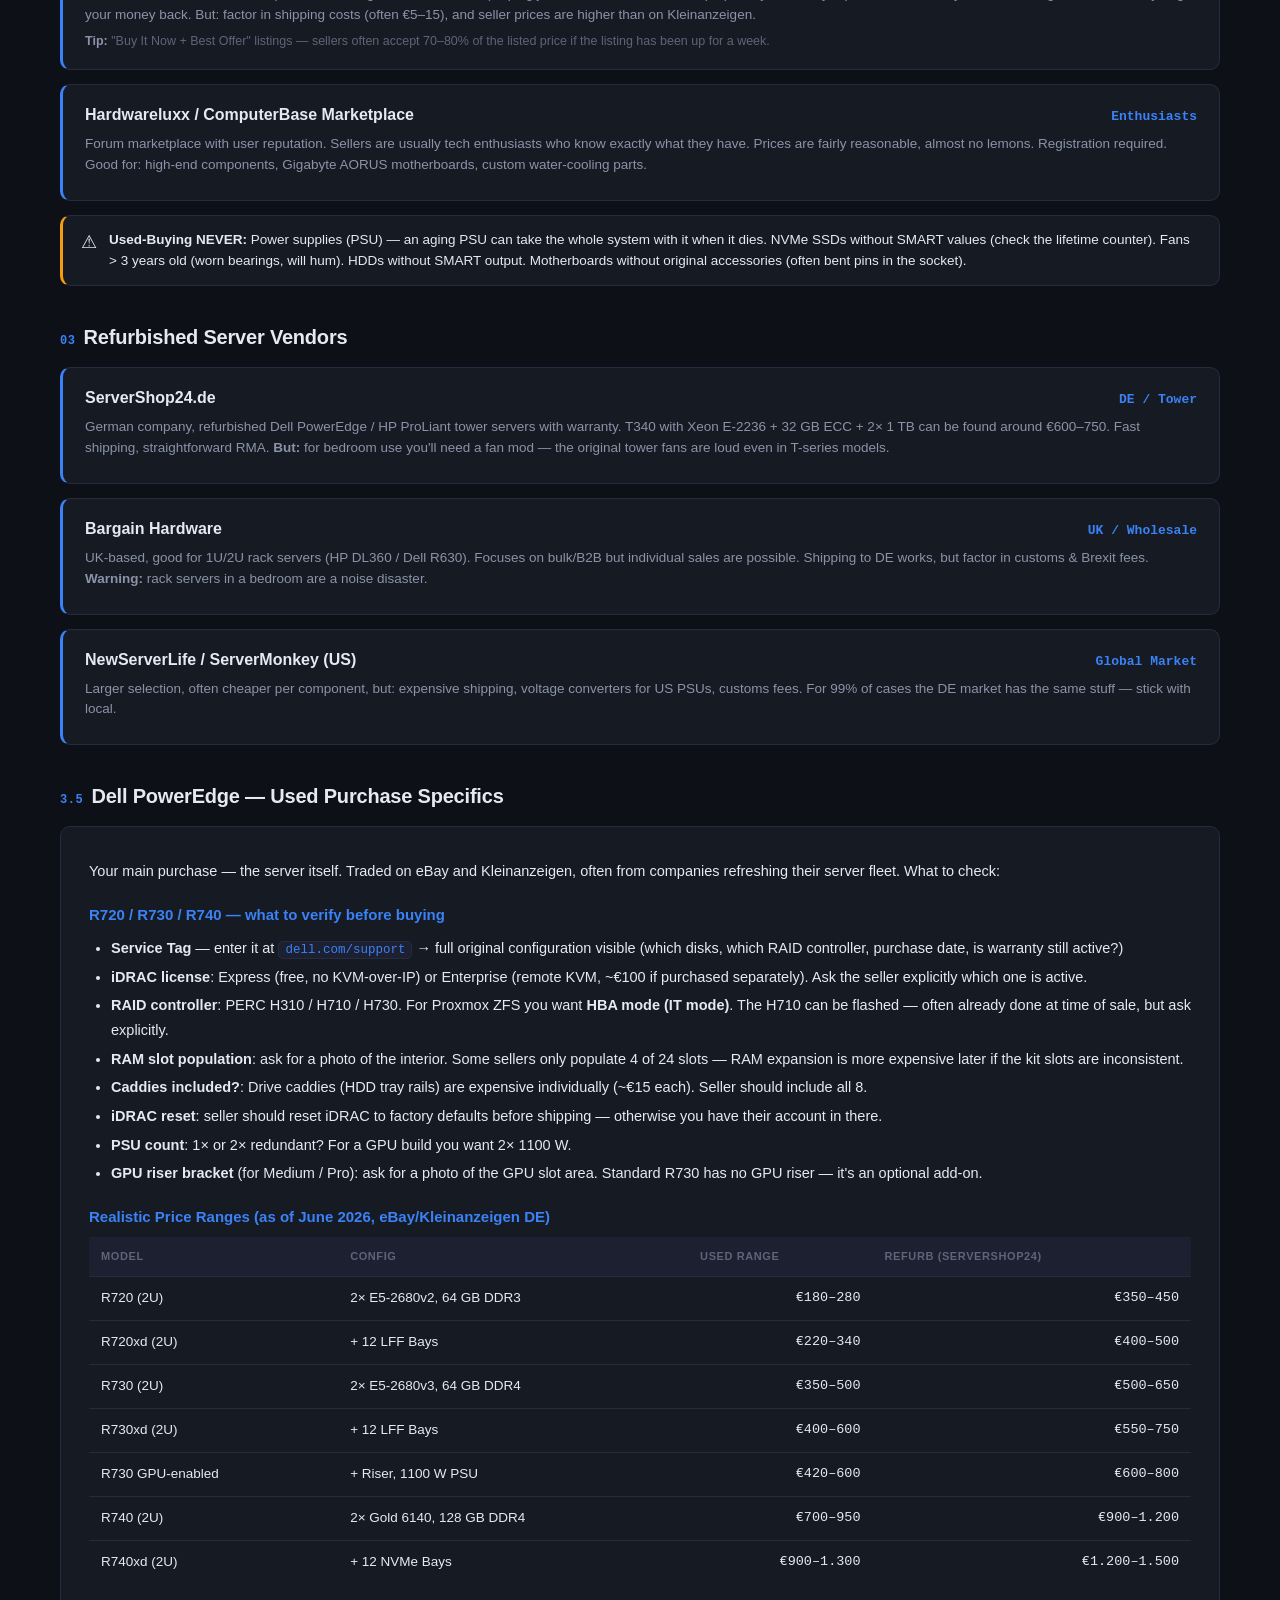
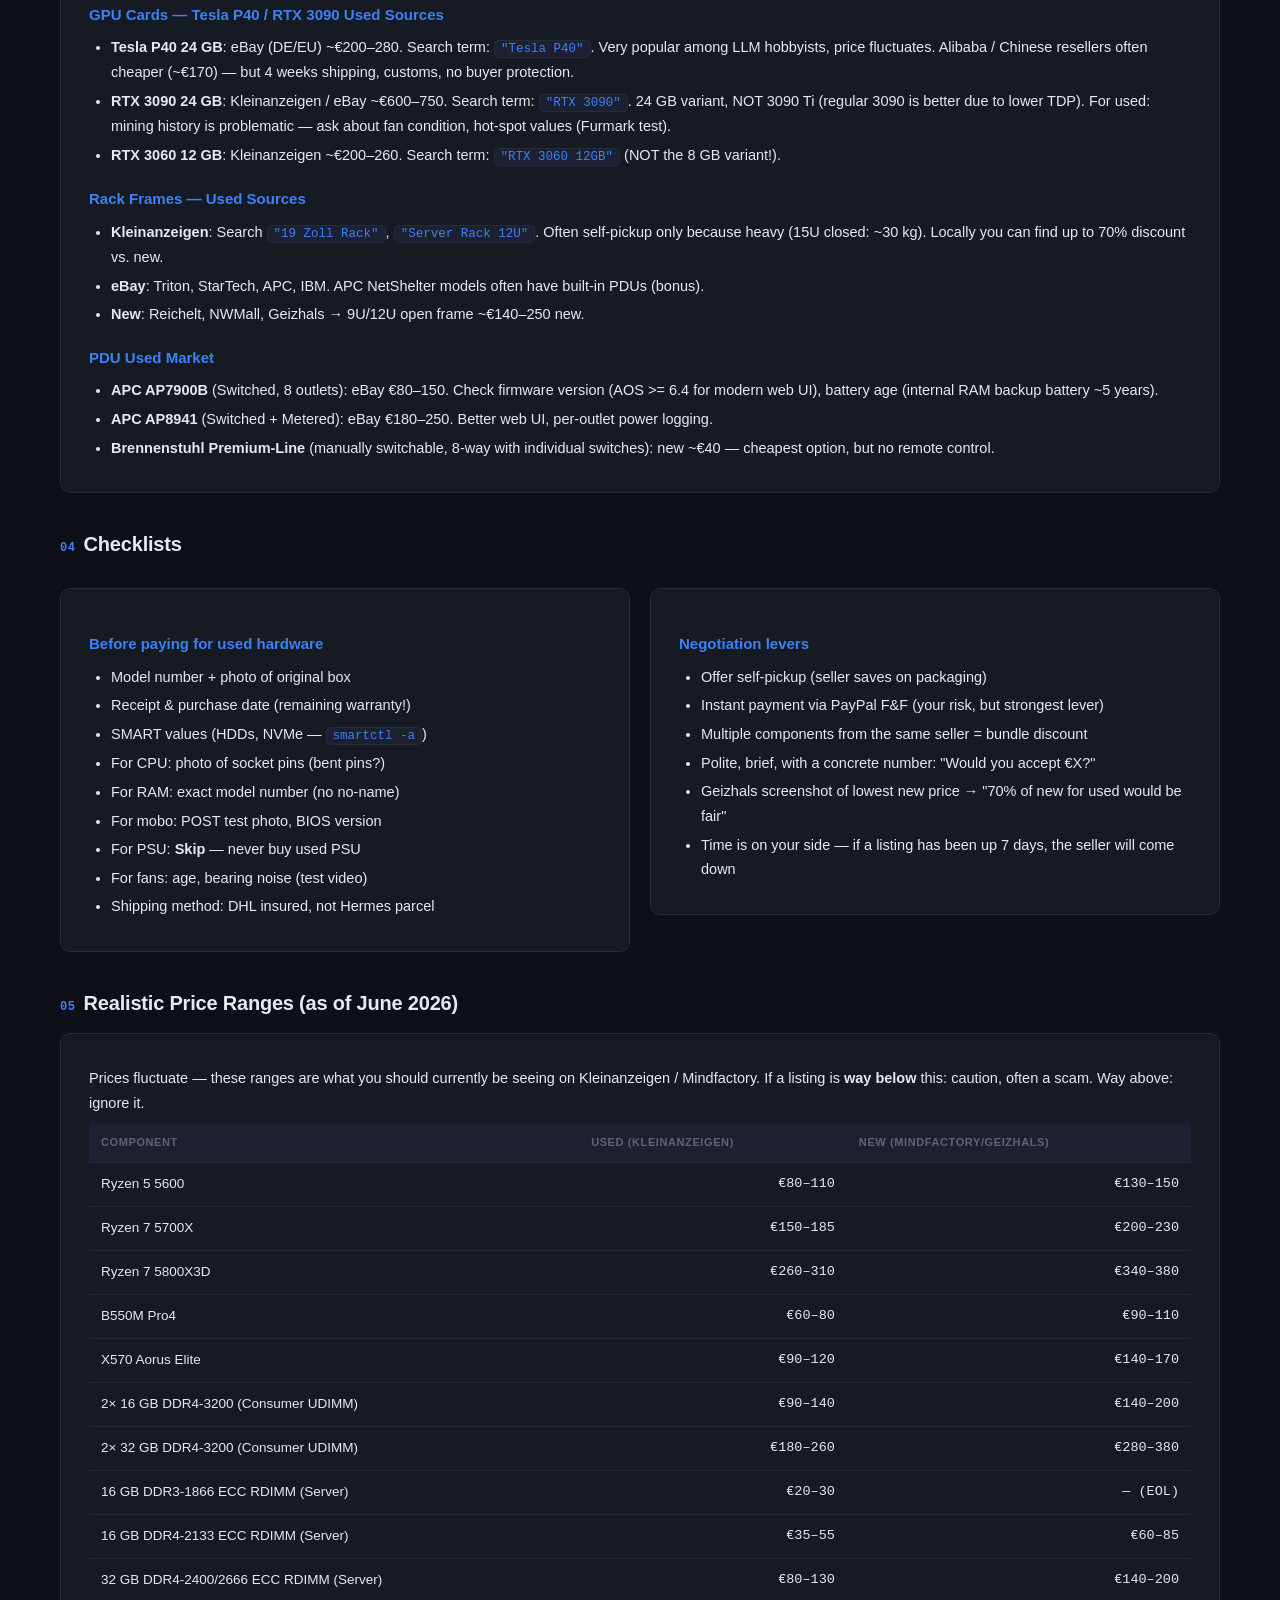
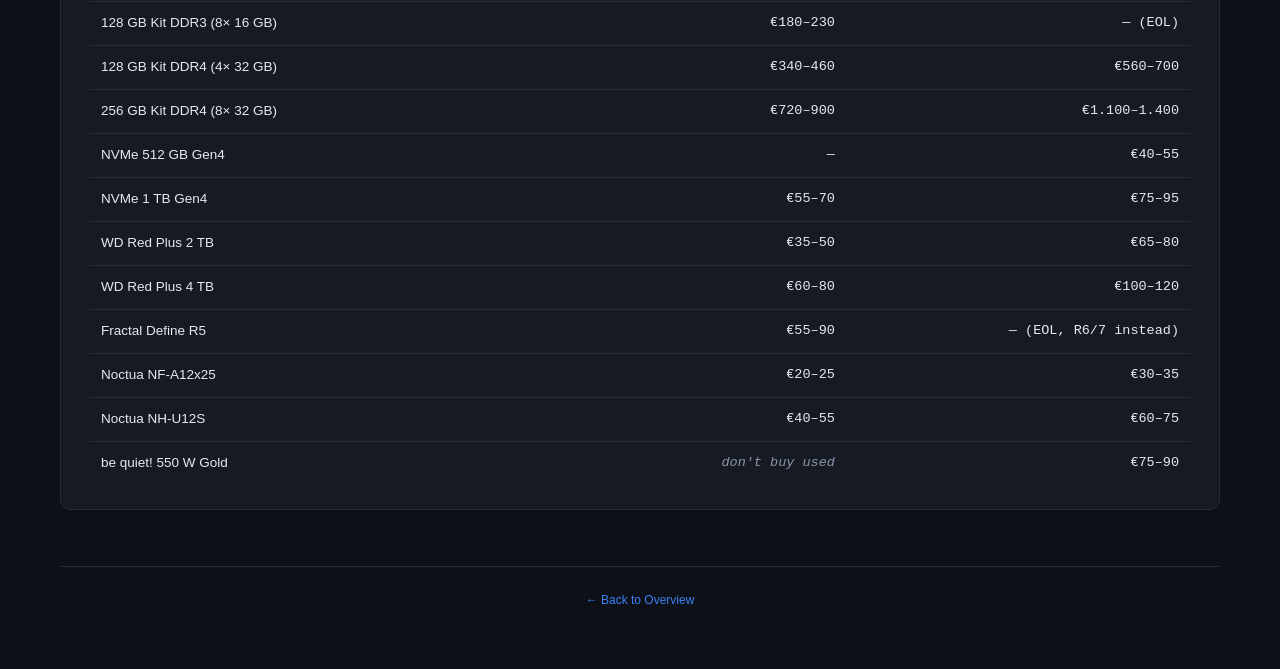
<file: deals.html>
<!DOCTYPE html>
<html lang="en">
<head>
  <meta charset="UTF-8" />
  <meta name="viewport" content="width=device-width, initial-scale=1.0" />
  <title>Deals — Homelab — IT Hub</title>
  <script>(function(){try{var t=localStorage.getItem('it-hub-theme');if(t==='light')document.documentElement.classList.add('theme-light');}catch{}})();</script>
  <link rel="stylesheet" href="style.css" />
  <link rel="stylesheet" href="page.css" />
  <style>:root{--accent:#3b82f6;--accent-rgb:59,130,246;}</style>
</head>
<body>
<div class="container">

  <nav class="topbar">
    <a class="back" href="../../index.html">← Hub</a>
    <span class="brand">IT · Homelab</span>
    <button class="theme-toggle" type="button">☾</button>
  </nav>

  <nav class="subnav">
    <a href="index.html">Overview</a>
    <a href="einkaufsliste.html">Shopping List</a>
    <a href="audio.html">Audio &amp; Multi-Room</a>
    <a href="server.html">Server (Phase 2)</a>
    <a href="networking.html">Networking</a>
    <a href="operations.html">Operations</a>
    <a href="ai.html">Local AI</a>
  </nav>

  <header class="hero">
    <h1>Where &amp; how to buy</h1>
    <p class="lead">Online stores, used marketplaces, refurbished servers, search strategies. Which platform for which component — and what to watch out for when buying used.</p>
  </header>

  <!-- ===== ONLINE STORES ===== -->
  <section class="section">
    <h2><span class="num">01</span>New — Online Stores</h2>

    <div class="comp">
      <h3>Geizhals.de <span class="price-tag">Price Comparison</span></h3>
      <p class="why"><strong>First stop.</strong> Not a shop itself, but a price comparison across all German retailers. Set up a price alert (Geizhals account → "Watch" list) — you get an email as soon as the price drops below your threshold. Free.</p>
      <p class="alt"><strong>Tip:</strong> Filter "in stock only" + "Mindfactory / Alternate / Amazon" narrows it down to reputable retailers. Don't just click the first price — often retailer #2 for €5 more is significantly better on service.</p>
    </div>

    <div class="comp">
      <h3>Mindfactory.de <span class="price-tag">Components</span></h3>
      <p class="why">Best price-to-performance pick for CPU, motherboard, RAM, SSD, PSU. Fast shipping, Mindfactory MidnightShopping sales (seasonal, often mid-Q4) are aggressive. Watch out: occasional B-stock hidden in listings — look for "Mindstar" items (discounted, often outlet).</p>
    </div>

    <div class="comp">
      <h3>Alternate.de <span class="price-tag">Premium Components</span></h3>
      <p class="why">Slightly more expensive than Mindfactory, but better B2C experience: faster RMA process, "Outlet" section (tested returns with 1-year warranty, often 15–25% cheaper). Good for PSU, case, coolers — components where you want warranty coverage.</p>
    </div>

    <div class="comp">
      <h3>Amazon.de <span class="price-tag">Fast &amp; Flexible</span></h3>
      <p class="why">Prime = next day. Prices often worse than Mindfactory, but returns are best-in-class. Good for things you're unsure about (will the cooler fit the case?). <strong>Warning:</strong> Marketplace sellers (not "Sold and shipped by Amazon") can ship fakes — especially NVMe drives.</p>
    </div>

    <div class="comp">
      <h3>NBB / notebooksbilliger.de <span class="price-tag">Deals</span></h3>
      <p class="why">Despite the name, they sell everything. Deals are often insane (Black Friday, April sales). Subscribe to the newsletter — spam is manageable.</p>
    </div>

    <div class="callout info">
      <span class="icon">📅</span>
      <div class="body"><strong>Seasonal lows:</strong> Black Friday / Cyber Monday (late November), Prime Day (July), Mindfactory MidnightShopping (sporadic, ~10 PM announced). Watch components on Geizhals 6–8 weeks beforehand — if the price is already dropping before BF, Black Friday won't be anything special.</div>
    </div>
  </section>

  <!-- ===== USED ===== -->
  <section class="section">
    <h2><span class="num">02</span>Used — Marketplaces</h2>

    <div class="comp">
      <h3>eBay-Kleinanzeigen / Kleinanzeigen.de <span class="price-tag">Best Used Source</span></h3>
      <p class="why">For components where price &gt; warranty: <strong>CPU, RAM, case, HDD (carefully), coolers, fans</strong>. Not for PSU (a dying PSU can kill everything else) or NVMe (lifespan hard to verify).</p>

      <p><strong>Search strategy:</strong></p>
      <ul>
        <li>Precise search term: <code>"Ryzen 7 5700X"</code> without quotes, then filter <strong>Shipping available</strong> + <strong>Private sellers</strong> (commercial = 19% VAT baked into price).</li>
        <li>Search radius: local first (50 km, self-pickup = €0 shipping), then expand if nothing nearby.</li>
        <li><strong>Save search</strong> (bell icon) → push notification on new listings. Listings &lt; 30 min old = often a real bargain, &gt; 7 days = price is clearly too high.</li>
        <li>Sort: "Newest first" — old listings are often already gone or overpriced.</li>
      </ul>

      <p><strong>Negotiating:</strong> Standard is −10 to −15%. Write politely, give a concrete reason (shipping, self-pickup, quick payment). Lowball offers (−40%) get ignored.</p>

      <p><strong>Payment:</strong> PayPal "Goods &amp; Services" (buyer protection, costs the seller ~3% — hence often "Friends &amp; Family only" → that's a risk). For local pickup: cash or bank transfer after testing.</p>

      <p class="alt"><strong>What to ask:</strong> Purchase date, original packaging &amp; receipt (= remaining warranty!), reason for selling, for CPU: no bent pins (ask for photo), for RAM: model number (branded RAM ≠ no-name), for HDD: ask for SMART values.</p>
    </div>

    <div class="comp">
      <h3>eBay (the auction site) <span class="price-tag">Auction + Buyer Protection</span></h3>
      <p class="why">For rare items that don't show up on Kleinanzeigen, or for auctions (sniping just before end = often cheaper). eBay takes buyer protection seriously — if something arrives broken, you get your money back. But: factor in shipping costs (often €5–15), and seller prices are higher than on Kleinanzeigen.</p>
      <p class="alt"><strong>Tip:</strong> "Buy It Now + Best Offer" listings — sellers often accept 70–80% of the listed price if the listing has been up for a week.</p>
    </div>

    <div class="comp">
      <h3>Hardwareluxx / ComputerBase Marketplace <span class="price-tag">Enthusiasts</span></h3>
      <p class="why">Forum marketplace with user reputation. Sellers are usually tech enthusiasts who know exactly what they have. Prices are fairly reasonable, almost no lemons. Registration required. Good for: high-end components, Gigabyte AORUS motherboards, custom water-cooling parts.</p>
    </div>

    <div class="callout warn">
      <span class="icon">⚠</span>
      <div class="body"><strong>Used-Buying NEVER:</strong> Power supplies (PSU) — an aging PSU can take the whole system with it when it dies. NVMe SSDs without SMART values (check the lifetime counter). Fans &gt; 3 years old (worn bearings, will hum). HDDs without SMART output. Motherboards without original accessories (often bent pins in the socket).</div>
    </div>
  </section>

  <!-- ===== REFURB ===== -->
  <section class="section">
    <h2><span class="num">03</span>Refurbished Server Vendors</h2>

    <div class="comp">
      <h3>ServerShop24.de <span class="price-tag">DE / Tower</span></h3>
      <p class="why">German company, refurbished Dell PowerEdge / HP ProLiant tower servers with warranty. T340 with Xeon E-2236 + 32 GB ECC + 2× 1 TB can be found around €600–750. Fast shipping, straightforward RMA. <strong>But:</strong> for bedroom use you'll need a fan mod — the original tower fans are loud even in T-series models.</p>
    </div>

    <div class="comp">
      <h3>Bargain Hardware <span class="price-tag">UK / Wholesale</span></h3>
      <p class="why">UK-based, good for 1U/2U rack servers (HP DL360 / Dell R630). Focuses on bulk/B2B but individual sales are possible. Shipping to DE works, but factor in customs &amp; Brexit fees. <strong>Warning:</strong> rack servers in a bedroom are a noise disaster.</p>
    </div>

    <div class="comp">
      <h3>NewServerLife / ServerMonkey (US) <span class="price-tag">Global Market</span></h3>
      <p class="why">Larger selection, often cheaper per component, but: expensive shipping, voltage converters for US PSUs, customs fees. For 99% of cases the DE market has the same stuff — stick with local.</p>
    </div>
  </section>

  <!-- ===== DELL POWEREDGE SPECIFICS ===== -->
  <section class="section">
    <h2><span class="num">3.5</span>Dell PowerEdge — Used Purchase Specifics</h2>

    <div class="prose">
      <p>Your main purchase — the server itself. Traded on eBay and Kleinanzeigen, often from companies refreshing their server fleet. What to check:</p>

      <h3>R720 / R730 / R740 — what to verify before buying</h3>
      <ul>
        <li><strong>Service Tag</strong> — enter it at <code>dell.com/support</code> → full original configuration visible (which disks, which RAID controller, purchase date, is warranty still active?)</li>
        <li><strong>iDRAC license</strong>: Express (free, no KVM-over-IP) or Enterprise (remote KVM, ~€100 if purchased separately). Ask the seller explicitly which one is active.</li>
        <li><strong>RAID controller</strong>: PERC H310 / H710 / H730. For Proxmox ZFS you want <strong>HBA mode (IT mode)</strong>. The H710 can be flashed — often already done at time of sale, but ask explicitly.</li>
        <li><strong>RAM slot population</strong>: ask for a photo of the interior. Some sellers only populate 4 of 24 slots — RAM expansion is more expensive later if the kit slots are inconsistent.</li>
        <li><strong>Caddies included?</strong>: Drive caddies (HDD tray rails) are expensive individually (~€15 each). Seller should include all 8.</li>
        <li><strong>iDRAC reset</strong>: seller should reset iDRAC to factory defaults before shipping — otherwise you have their account in there.</li>
        <li><strong>PSU count</strong>: 1× or 2× redundant? For a GPU build you want 2× 1100 W.</li>
        <li><strong>GPU riser bracket</strong> (for Medium / Pro): ask for a photo of the GPU slot area. Standard R730 has no GPU riser — it's an optional add-on.</li>
      </ul>

      <h3>Realistic Price Ranges (as of June 2026, eBay/Kleinanzeigen DE)</h3>
      <table class="tbl">
        <thead>
          <tr><th>Model</th><th>Config</th><th>Used Range</th><th>Refurb (ServerShop24)</th></tr>
        </thead>
        <tbody>
          <tr><td>R720 (2U)</td>     <td>2× E5-2680v2, 64 GB DDR3</td>  <td class="num">€180–280</td><td class="num">€350–450</td></tr>
          <tr><td>R720xd (2U)</td>   <td>+ 12 LFF Bays</td>             <td class="num">€220–340</td><td class="num">€400–500</td></tr>
          <tr><td>R730 (2U)</td>     <td>2× E5-2680v3, 64 GB DDR4</td>  <td class="num">€350–500</td><td class="num">€500–650</td></tr>
          <tr><td>R730xd (2U)</td>   <td>+ 12 LFF Bays</td>             <td class="num">€400–600</td><td class="num">€550–750</td></tr>
          <tr><td>R730 GPU-enabled</td><td>+ Riser, 1100 W PSU</td>     <td class="num">€420–600</td><td class="num">€600–800</td></tr>
          <tr><td>R740 (2U)</td>     <td>2× Gold 6140, 128 GB DDR4</td> <td class="num">€700–950</td><td class="num">€900–1.200</td></tr>
          <tr><td>R740xd (2U)</td>   <td>+ 12 NVMe Bays</td>            <td class="num">€900–1.300</td><td class="num">€1.200–1.500</td></tr>
        </tbody>
      </table>

      <h3>GPU Cards — Tesla P40 / RTX 3090 Used Sources</h3>
      <ul>
        <li><strong>Tesla P40 24 GB</strong>: eBay (DE/EU) ~€200–280. Search term: <code>"Tesla P40"</code>. Very popular among LLM hobbyists, price fluctuates. Alibaba / Chinese resellers often cheaper (~€170) — but 4 weeks shipping, customs, no buyer protection.</li>
        <li><strong>RTX 3090 24 GB</strong>: Kleinanzeigen / eBay ~€600–750. Search term: <code>"RTX 3090"</code>. 24 GB variant, NOT 3090 Ti (regular 3090 is better due to lower TDP). For used: mining history is problematic — ask about fan condition, hot-spot values (Furmark test).</li>
        <li><strong>RTX 3060 12 GB</strong>: Kleinanzeigen ~€200–260. Search term: <code>"RTX 3060 12GB"</code> (NOT the 8 GB variant!).</li>
      </ul>

      <h3>Rack Frames — Used Sources</h3>
      <ul>
        <li><strong>Kleinanzeigen</strong>: Search <code>"19 Zoll Rack"</code>, <code>"Server Rack 12U"</code>. Often self-pickup only because heavy (15U closed: ~30 kg). Locally you can find up to 70% discount vs. new.</li>
        <li><strong>eBay</strong>: Triton, StarTech, APC, IBM. APC NetShelter models often have built-in PDUs (bonus).</li>
        <li><strong>New</strong>: Reichelt, NWMall, Geizhals → 9U/12U open frame ~€140–250 new.</li>
      </ul>

      <h3>PDU Used Market</h3>
      <ul>
        <li><strong>APC AP7900B</strong> (Switched, 8 outlets): eBay €80–150. Check firmware version (AOS &gt;= 6.4 for modern web UI), battery age (internal RAM backup battery ~5 years).</li>
        <li><strong>APC AP8941</strong> (Switched + Metered): eBay €180–250. Better web UI, per-outlet power logging.</li>
        <li><strong>Brennenstuhl Premium-Line</strong> (manually switchable, 8-way with individual switches): new ~€40 — cheapest option, but no remote control.</li>
      </ul>
    </div>
  </section>

  <!-- ===== CHECKLISTS ===== -->
  <section class="section">
    <h2><span class="num">04</span>Checklists</h2>

    <div class="twocol">
      <div>
        <div class="prose">
          <h3>Before paying for used hardware</h3>
          <ul>
            <li>Model number + photo of original box</li>
            <li>Receipt &amp; purchase date (remaining warranty!)</li>
            <li>SMART values (HDDs, NVMe — <code>smartctl -a</code>)</li>
            <li>For CPU: photo of socket pins (bent pins?)</li>
            <li>For RAM: exact model number (no no-name)</li>
            <li>For mobo: POST test photo, BIOS version</li>
            <li>For PSU: <strong>Skip</strong> — never buy used PSU</li>
            <li>For fans: age, bearing noise (test video)</li>
            <li>Shipping method: DHL insured, not Hermes parcel</li>
          </ul>
        </div>
      </div>

      <div>
        <div class="prose">
          <h3>Negotiation levers</h3>
          <ul>
            <li>Offer self-pickup (seller saves on packaging)</li>
            <li>Instant payment via PayPal F&amp;F (your risk, but strongest lever)</li>
            <li>Multiple components from the same seller = bundle discount</li>
            <li>Polite, brief, with a concrete number: "Would you accept €X?"</li>
            <li>Geizhals screenshot of lowest new price → "70% of new for used would be fair"</li>
            <li>Time is on your side — if a listing has been up 7 days, the seller will come down</li>
          </ul>
        </div>
      </div>
    </div>
  </section>

  <!-- ===== PRICE RANGES ===== -->
  <section class="section">
    <h2><span class="num">05</span>Realistic Price Ranges (as of June 2026)</h2>

    <div class="prose">
      <p>Prices fluctuate — these ranges are what you should currently be seeing on Kleinanzeigen / Mindfactory. If a listing is <strong>way below</strong> this: caution, often a scam. Way above: ignore it.</p>

      <table class="tbl">
        <thead>
          <tr><th>Component</th><th>Used (Kleinanzeigen)</th><th>New (Mindfactory/Geizhals)</th></tr>
        </thead>
        <tbody>
          <tr><td>Ryzen 5 5600</td>     <td class="num">€80–110</td>    <td class="num">€130–150</td></tr>
          <tr><td>Ryzen 7 5700X</td>    <td class="num">€150–185</td>   <td class="num">€200–230</td></tr>
          <tr><td>Ryzen 7 5800X3D</td>  <td class="num">€260–310</td>   <td class="num">€340–380</td></tr>
          <tr><td>B550M Pro4</td>       <td class="num">€60–80</td>     <td class="num">€90–110</td></tr>
          <tr><td>X570 Aorus Elite</td> <td class="num">€90–120</td>    <td class="num">€140–170</td></tr>
          <tr><td>2× 16 GB DDR4-3200 (Consumer UDIMM)</td><td class="num">€90–140</td>    <td class="num">€140–200</td></tr>
          <tr><td>2× 32 GB DDR4-3200 (Consumer UDIMM)</td><td class="num">€180–260</td>  <td class="num">€280–380</td></tr>
          <tr><td>16 GB DDR3-1866 ECC RDIMM (Server)</td><td class="num">€20–30</td>    <td class="num">— (EOL)</td></tr>
          <tr><td>16 GB DDR4-2133 ECC RDIMM (Server)</td><td class="num">€35–55</td>    <td class="num">€60–85</td></tr>
          <tr><td>32 GB DDR4-2400/2666 ECC RDIMM (Server)</td><td class="num">€80–130</td>   <td class="num">€140–200</td></tr>
          <tr><td>128 GB Kit DDR3 (8× 16 GB)</td><td class="num">€180–230</td>          <td class="num">— (EOL)</td></tr>
          <tr><td>128 GB Kit DDR4 (4× 32 GB)</td><td class="num">€340–460</td>          <td class="num">€560–700</td></tr>
          <tr><td>256 GB Kit DDR4 (8× 32 GB)</td><td class="num">€720–900</td>          <td class="num">€1.100–1.400</td></tr>
          <tr><td>NVMe 512 GB Gen4</td> <td class="num">—</td>          <td class="num">€40–55</td></tr>
          <tr><td>NVMe 1 TB Gen4</td>   <td class="num">€55–70</td>     <td class="num">€75–95</td></tr>
          <tr><td>WD Red Plus 2 TB</td> <td class="num">€35–50</td>     <td class="num">€65–80</td></tr>
          <tr><td>WD Red Plus 4 TB</td> <td class="num">€60–80</td>     <td class="num">€100–120</td></tr>
          <tr><td>Fractal Define R5</td><td class="num">€55–90</td>     <td class="num">— (EOL, R6/7 instead)</td></tr>
          <tr><td>Noctua NF-A12x25</td> <td class="num">€20–25</td>     <td class="num">€30–35</td></tr>
          <tr><td>Noctua NH-U12S</td>   <td class="num">€40–55</td>     <td class="num">€60–75</td></tr>
          <tr><td>be quiet! 550 W Gold</td><td class="num"><em>don't buy used</em></td><td class="num">€75–90</td></tr>
        </tbody>
      </table>
    </div>
  </section>

  <footer class="foot">
    <a href="index.html">← Back to Overview</a>
  </footer>
</div>

<script src="theme.js"></script>
</body>
</html>
</file>
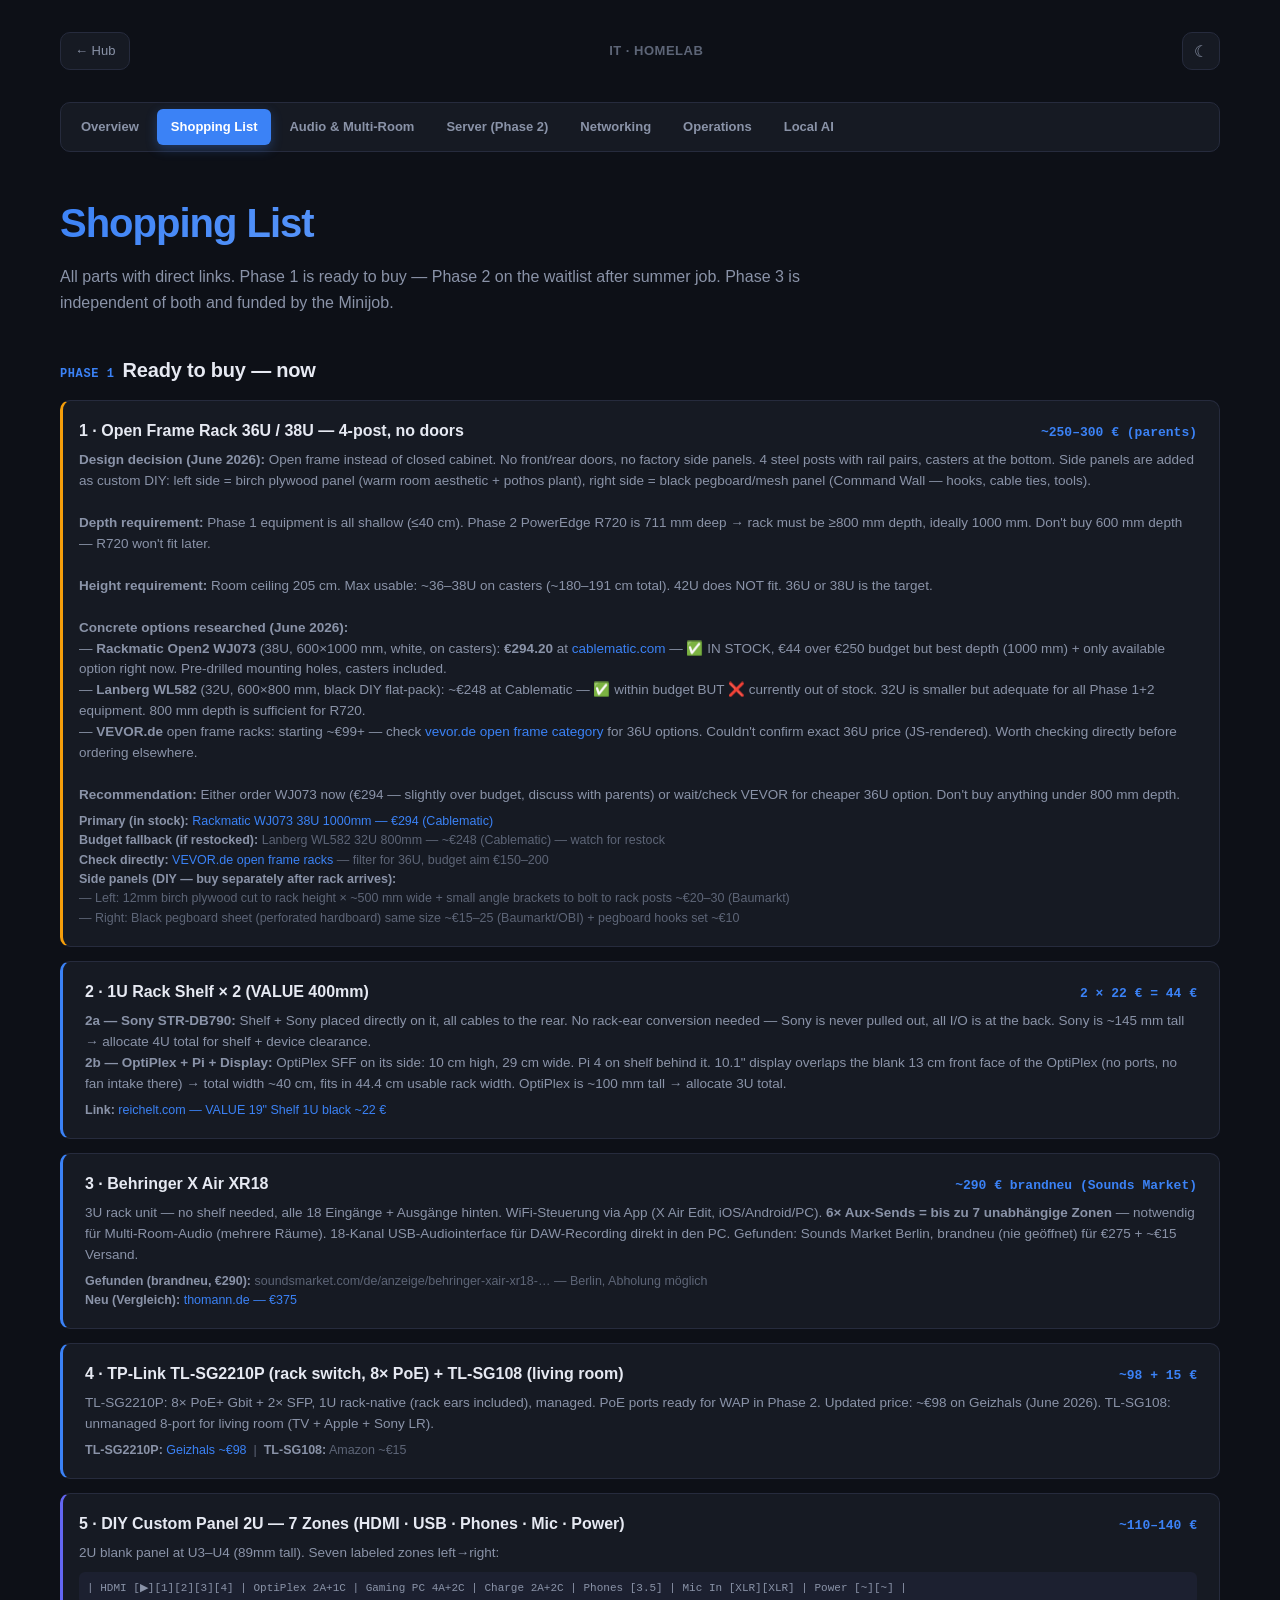
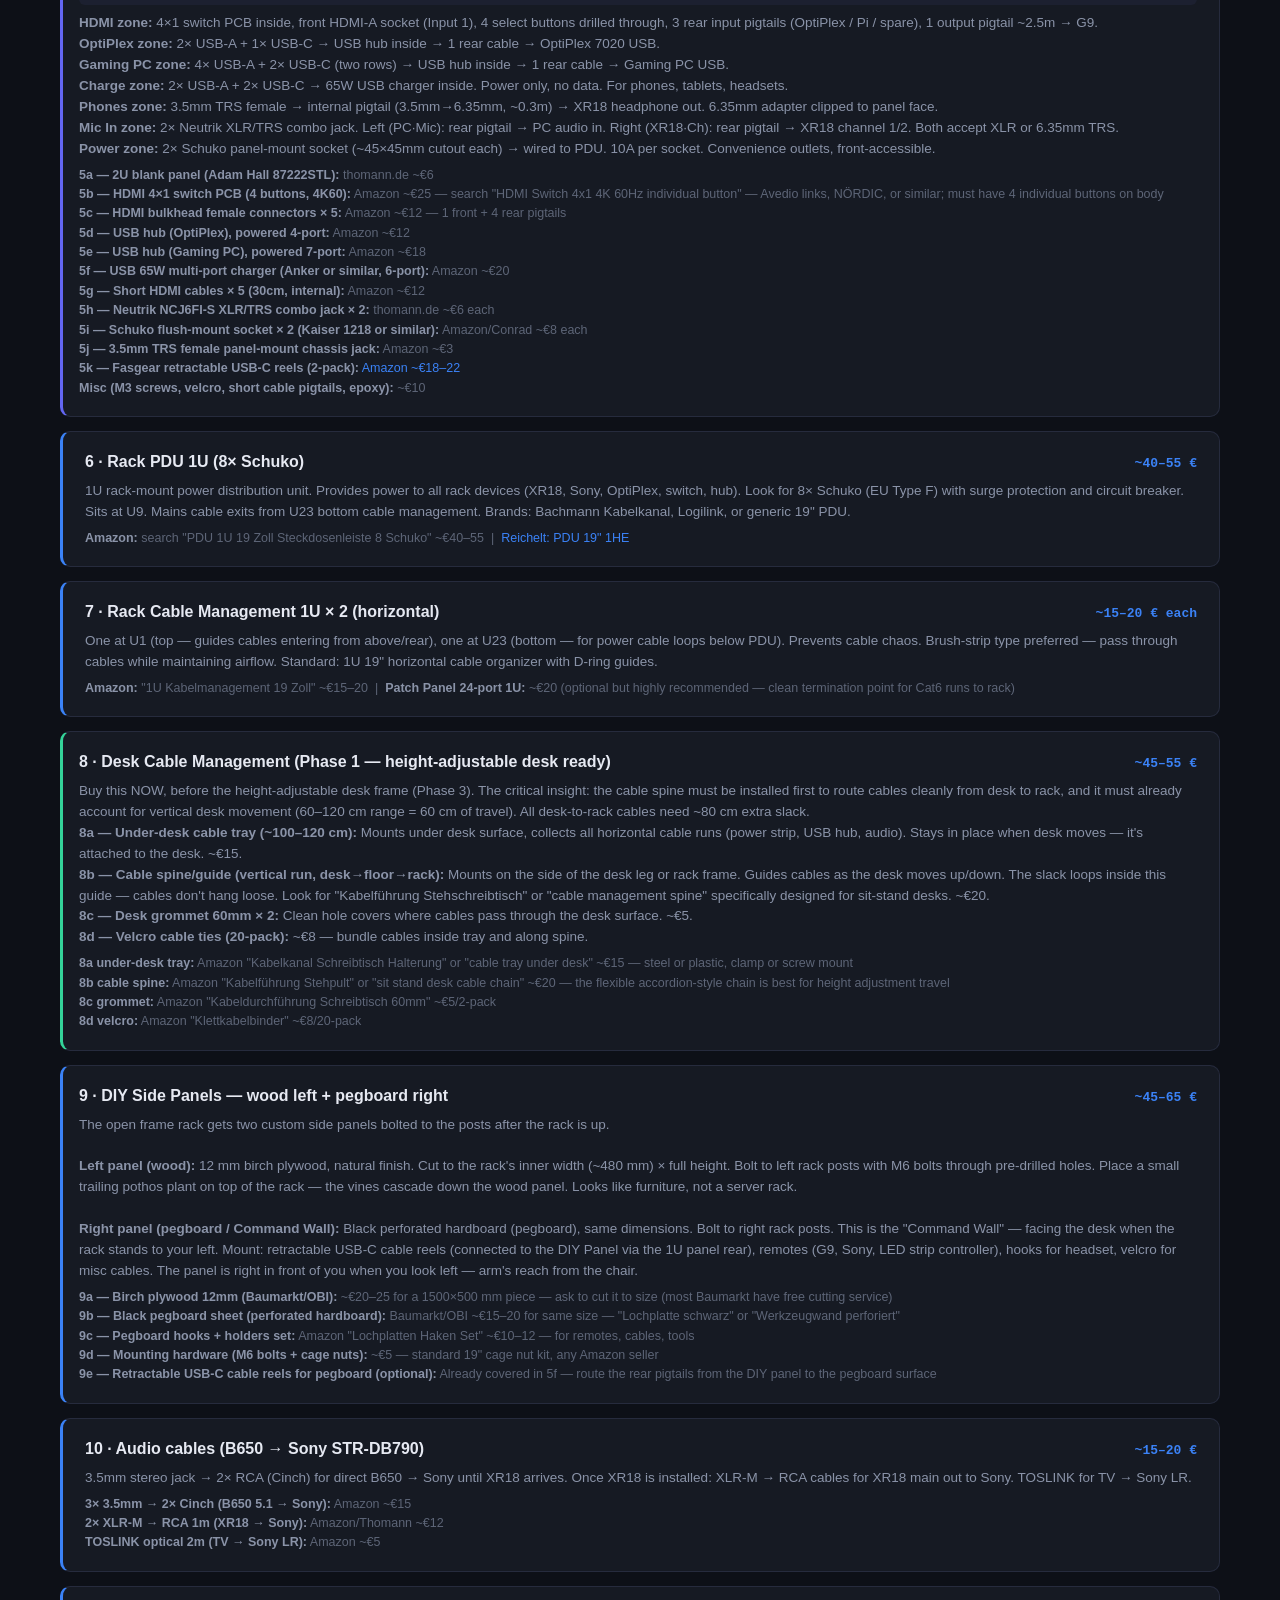
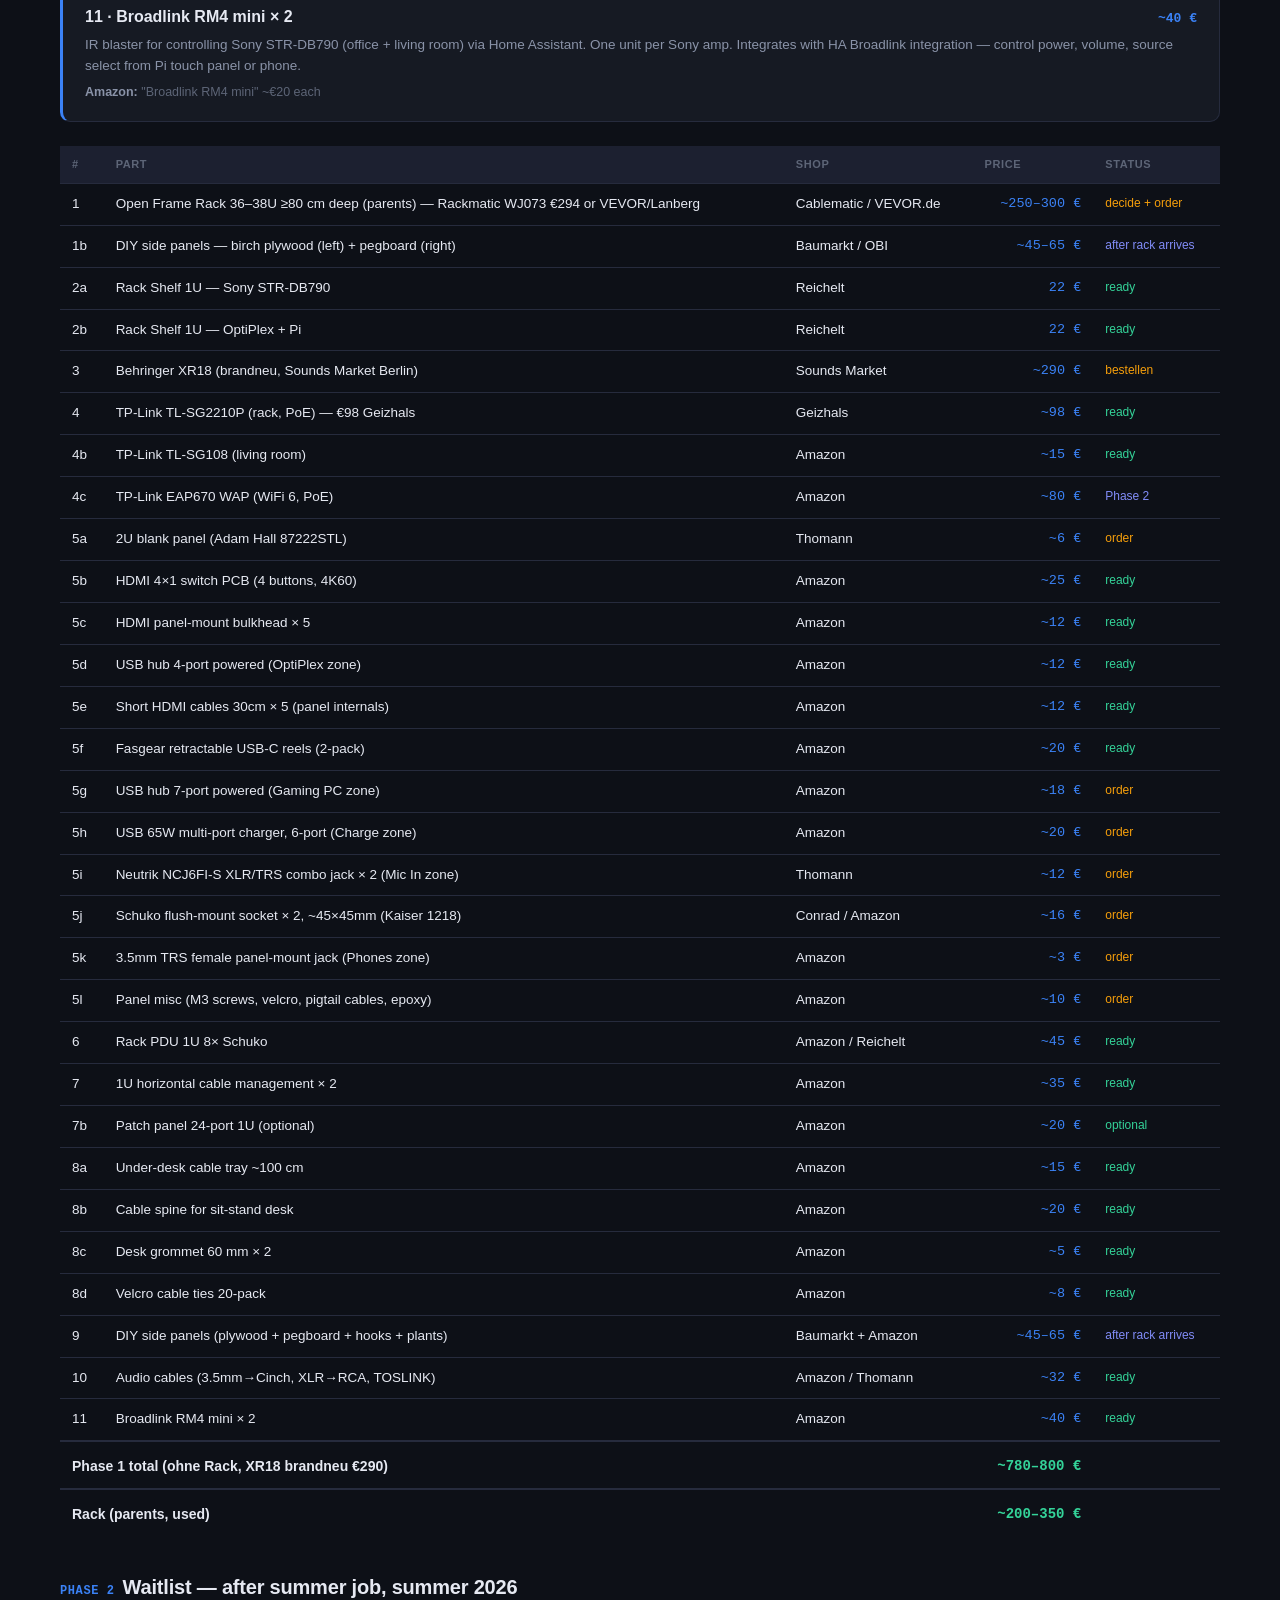
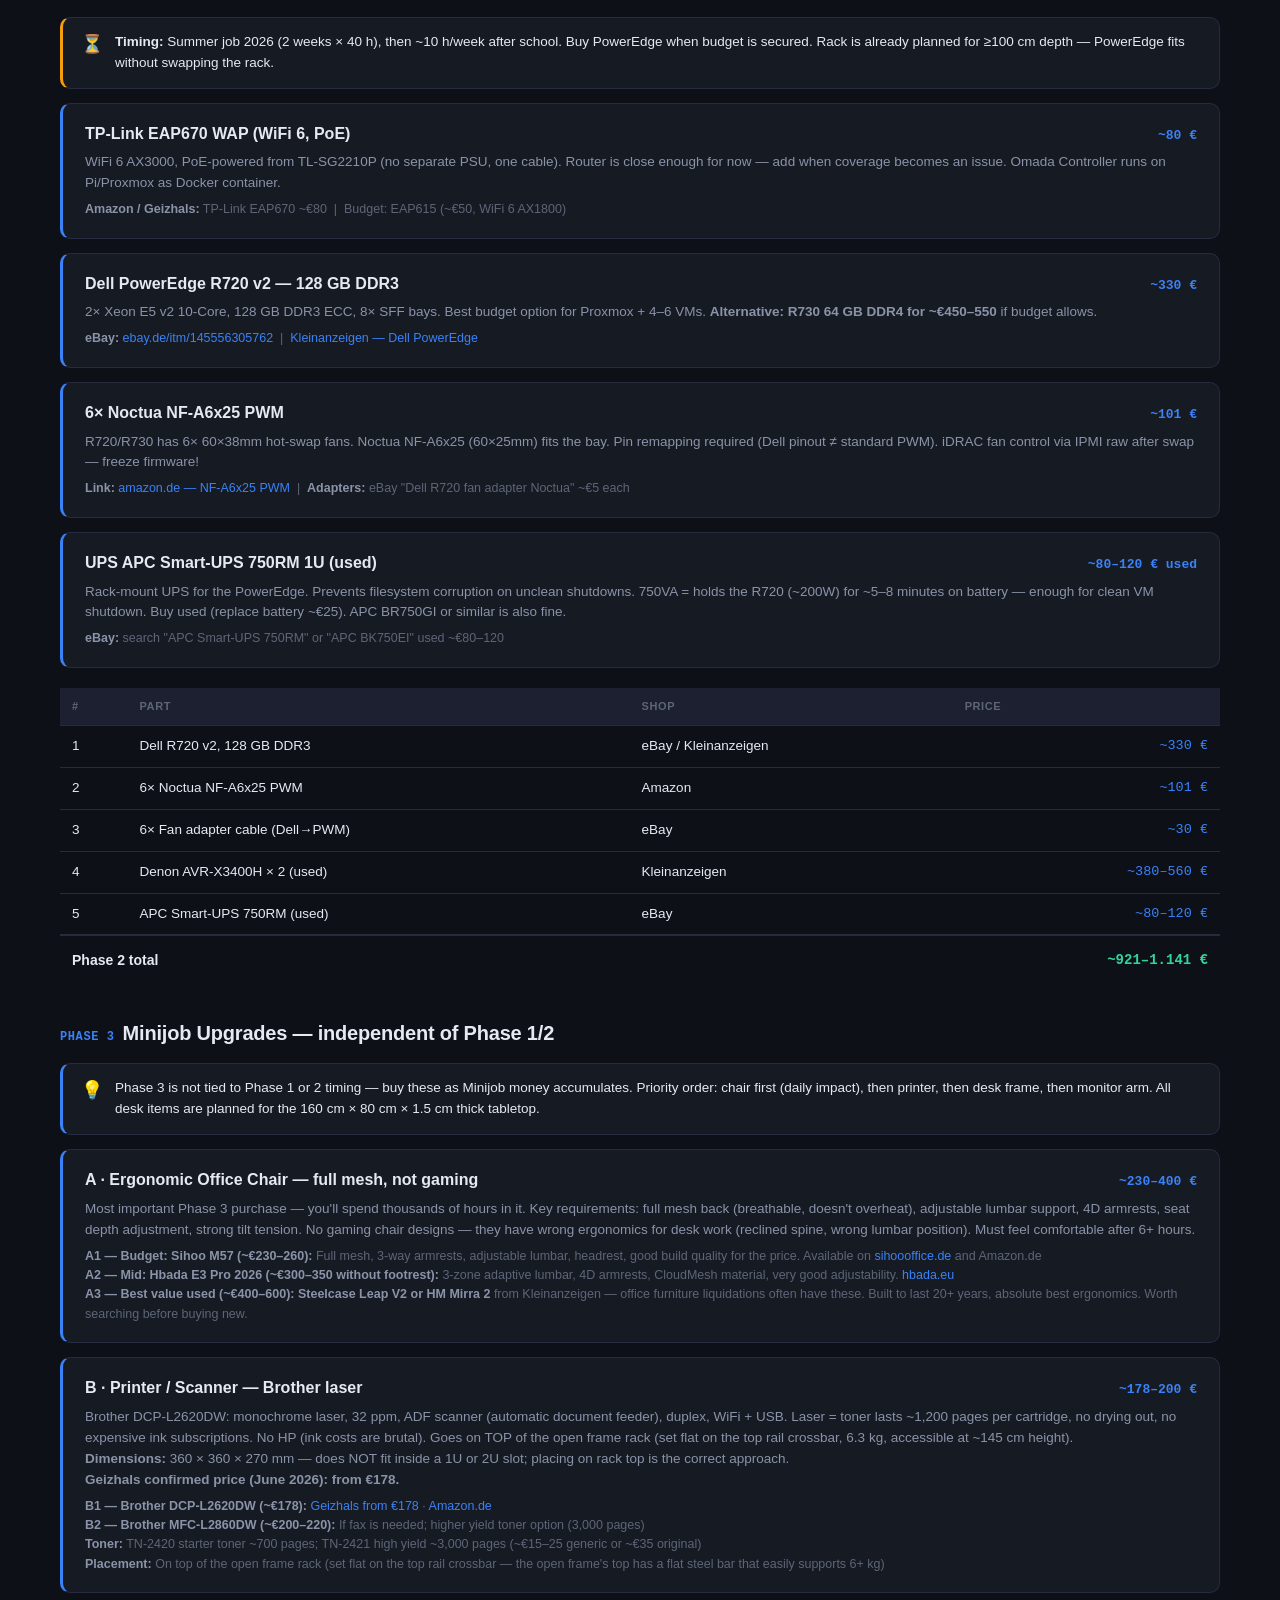
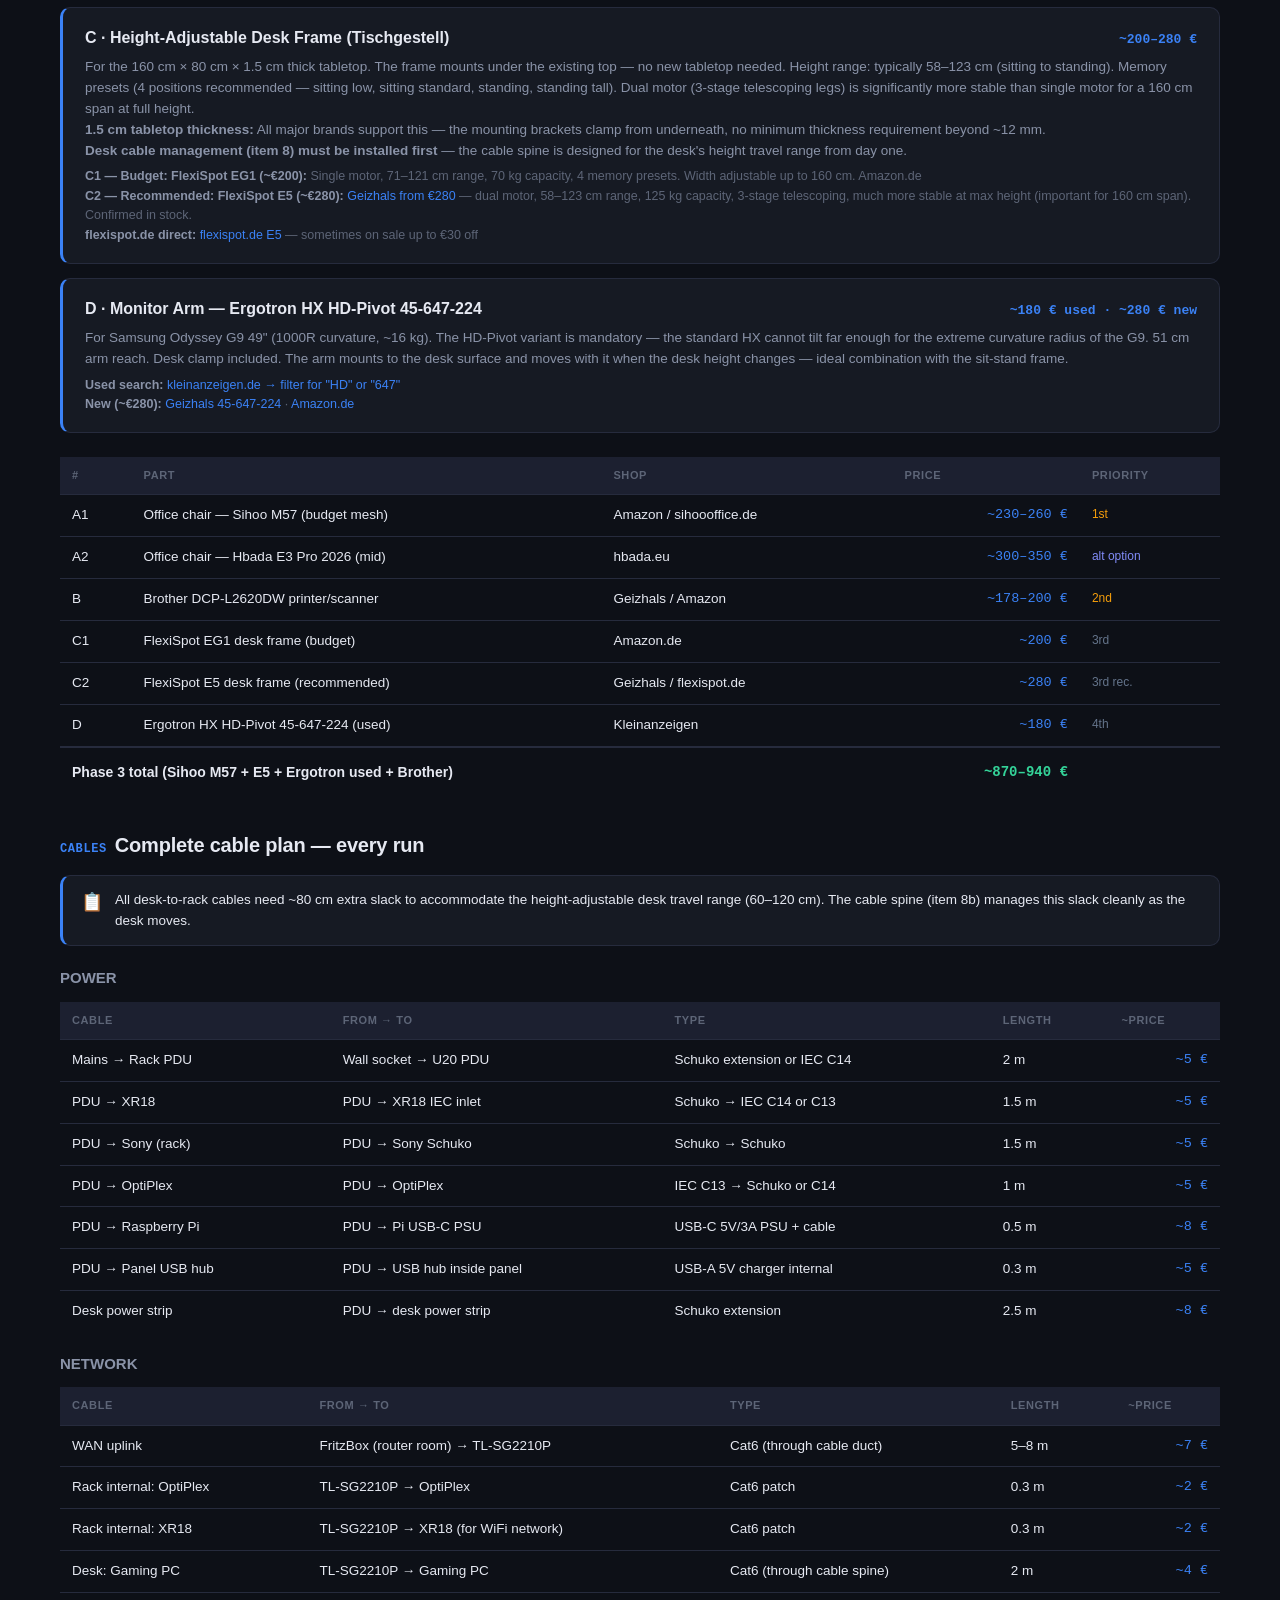
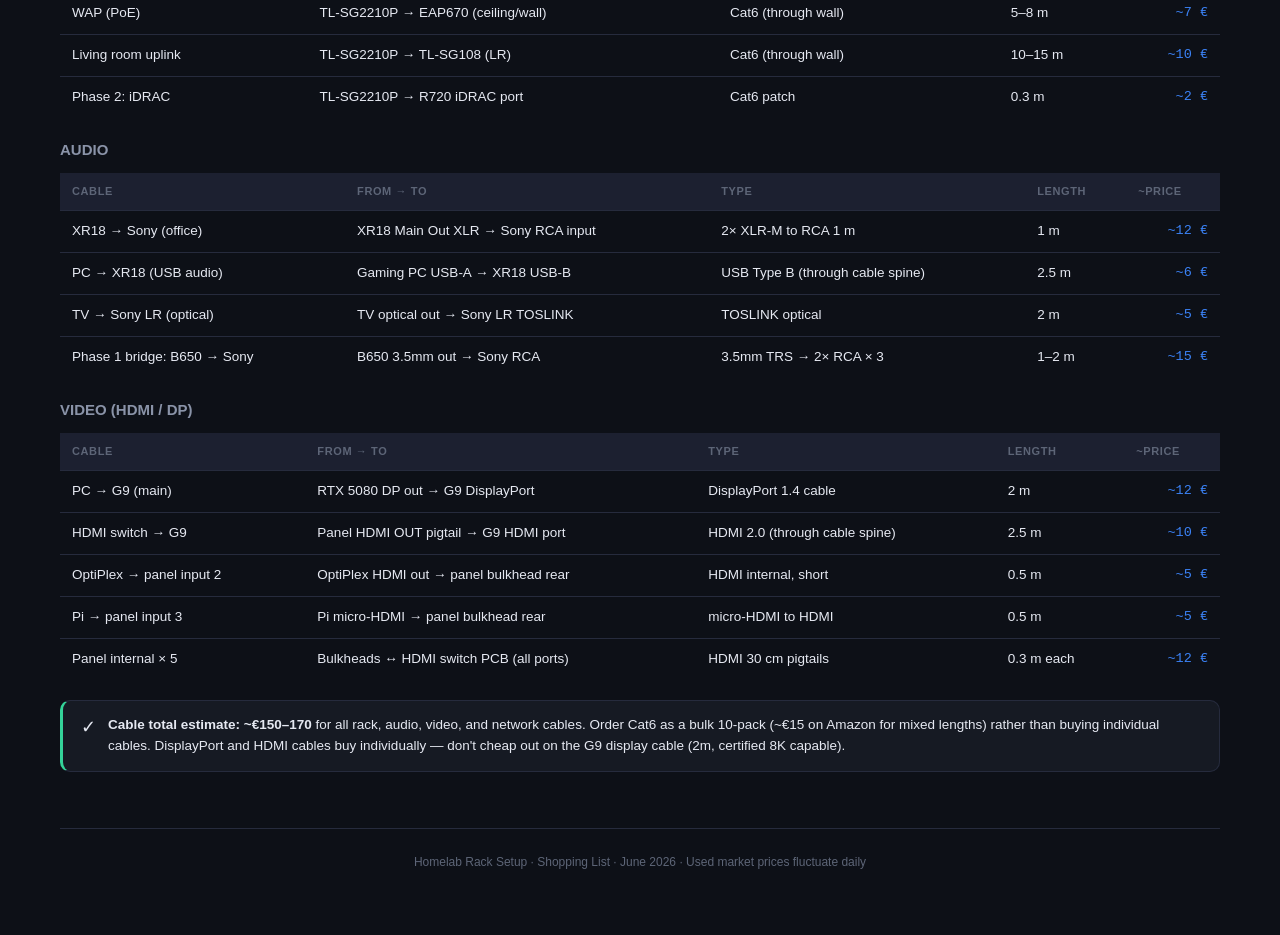
<file: einkaufsliste.html>
<!DOCTYPE html>
<html lang="en">
<head>
  <meta charset="UTF-8" />
  <meta name="viewport" content="width=device-width, initial-scale=1.0" />
  <title>Shopping List — Homelab</title>
  <script>(function(){try{var t=localStorage.getItem('it-hub-theme');if(t==='light')document.documentElement.classList.add('theme-light');}catch{}})();</script>
  <link rel="stylesheet" href="style.css" />
  <link rel="stylesheet" href="page.css" />
  <style>:root{--accent:#3b82f6;--accent-rgb:59,130,246;}</style>
</head>
<body>
<div class="container">

  <nav class="topbar">
    <a class="back" href="../../index.html">← Hub</a>
    <span class="brand">IT · Homelab</span>
    <button class="theme-toggle" type="button">☾</button>
  </nav>

  <nav class="subnav">
    <a href="index.html">Overview</a>
    <a href="einkaufsliste.html" class="active">Shopping List</a>
    <a href="audio.html">Audio &amp; Multi-Room</a>
    <a href="server.html">Server (Phase 2)</a>
    <a href="networking.html">Networking</a>
    <a href="operations.html">Operations</a>
    <a href="ai.html">Local AI</a>
  </nav>

  <header class="hero">
    <h1>Shopping List</h1>
    <p class="lead">All parts with direct links. Phase 1 is ready to buy — Phase 2 on the waitlist after summer job. Phase 3 is independent of both and funded by the Minijob.</p>
  </header>

  <!-- ===== PHASE 1 ===== -->
  <section class="section">
    <h2><span class="num">PHASE 1</span>Ready to buy — now</h2>

    <!-- 1 — Rack -->
    <div class="comp" style="border-left: 3px solid #f59e0b; padding-left: 16px;">
      <h3>1 · Open Frame Rack 36U / 38U — 4-post, no doors <span class="price-tag">~250–300 € (parents)</span></h3>
      <div class="why">
        <strong>Design decision (June 2026):</strong> Open frame instead of closed cabinet. No front/rear doors, no factory side panels. 4 steel posts with rail pairs, casters at the bottom. Side panels are added as custom DIY: left side = birch plywood panel (warm room aesthetic + pothos plant), right side = black pegboard/mesh panel (Command Wall — hooks, cable ties, tools).<br><br>
        <strong>Depth requirement:</strong> Phase 1 equipment is all shallow (≤40 cm). Phase 2 PowerEdge R720 is 711 mm deep → rack must be ≥800 mm depth, ideally 1000 mm. Don't buy 600 mm depth — R720 won't fit later.<br><br>
        <strong>Height requirement:</strong> Room ceiling 205 cm. Max usable: ~36–38U on casters (~180–191 cm total). 42U does NOT fit. 36U or 38U is the target.<br><br>
        <strong>Concrete options researched (June 2026):</strong><br>
        — <strong>Rackmatic Open2 WJ073</strong> (38U, 600×1000 mm, white, on casters): <strong>€294.20</strong> at <a href="https://cablematic.com/en/products/rack-cabinet-19-open-38u-600x1000x1820mm-white-open2-mobirack-by-rackmatic-WJ073/" target="_blank">cablematic.com</a> — ✅ IN STOCK, €44 over €250 budget but best depth (1000 mm) + only available option right now. Pre-drilled mounting holes, casters included.<br>
        — <strong>Lanberg WL582</strong> (32U, 600×800 mm, black DIY flat-pack): ~€248 at Cablematic — ✅ within budget BUT ❌ currently out of stock. 32U is smaller but adequate for all Phase 1+2 equipment. 800 mm depth is sufficient for R720.<br>
        — <strong>VEVOR.de</strong> open frame racks: starting ~€99+ — check <a href="https://www.vevor.de/open-frame-server-rack-c_10750" target="_blank">vevor.de open frame category</a> for 36U options. Couldn't confirm exact 36U price (JS-rendered). Worth checking directly before ordering elsewhere.<br><br>
        <strong>Recommendation:</strong> Either order WJ073 now (€294 — slightly over budget, discuss with parents) or wait/check VEVOR for cheaper 36U option. Don't buy anything under 800 mm depth.
      </div>
      <div class="alt">
        <strong>Primary (in stock):</strong> <a href="https://cablematic.com/en/products/rack-cabinet-19-open-38u-600x1000x1820mm-white-open2-mobirack-by-rackmatic-WJ073/" target="_blank">Rackmatic WJ073 38U 1000mm — €294 (Cablematic)</a><br>
        <strong>Budget fallback (if restocked):</strong> Lanberg WL582 32U 800mm — ~€248 (Cablematic) — watch for restock<br>
        <strong>Check directly:</strong> <a href="https://www.vevor.de/open-frame-server-rack-c_10750" target="_blank">VEVOR.de open frame racks</a> — filter for 36U, budget aim €150–200<br>
        <strong>Side panels (DIY — buy separately after rack arrives):</strong><br>
        — Left: 12mm birch plywood cut to rack height × ~500 mm wide + small angle brackets to bolt to rack posts ~€20–30 (Baumarkt)<br>
        — Right: Black pegboard sheet (perforated hardboard) same size ~€15–25 (Baumarkt/OBI) + pegboard hooks set ~€10
      </div>
    </div>

    <!-- 2 — Shelves -->
    <div class="comp">
      <h3>2 · 1U Rack Shelf × 2 (VALUE 400mm) <span class="price-tag">2 × 22 € = 44 €</span></h3>
      <div class="why"><strong>2a — Sony STR-DB790:</strong> Shelf + Sony placed directly on it, all cables to the rear. No rack-ear conversion needed — Sony is never pulled out, all I/O is at the back. Sony is ~145 mm tall → allocate 4U total for shelf + device clearance. <br><strong>2b — OptiPlex + Pi + Display:</strong> OptiPlex SFF on its side: 10 cm high, 29 cm wide. Pi 4 on shelf behind it. 10.1" display overlaps the blank 13 cm front face of the OptiPlex (no ports, no fan intake there) → total width ~40 cm, fits in 44.4 cm usable rack width. OptiPlex is ~100 mm tall → allocate 3U total.</div>
      <div class="alt">
        <strong>Link:</strong> <a href="https://www.reichelt.com/de/en/shop/product/19_shelf_1u_black-357869" target="_blank">reichelt.com — VALUE 19" Shelf 1U black ~22 €</a>
      </div>
    </div>

    <!-- 3 — Mixer -->
    <div class="comp">
      <h3>3 · Behringer X Air XR18 <span class="price-tag">~290 € brandneu (Sounds Market)</span></h3>
      <div class="why">3U rack unit — no shelf needed, alle 18 Eingänge + Ausgänge hinten. WiFi-Steuerung via App (X Air Edit, iOS/Android/PC). <strong>6× Aux-Sends = bis zu 7 unabhängige Zonen</strong> — notwendig für Multi-Room-Audio (mehrere Räume). 18-Kanal USB-Audiointerface für DAW-Recording direkt in den PC. Gefunden: Sounds Market Berlin, brandneu (nie geöffnet) für €275 + ~€15 Versand.</div>
      <div class="alt">
        <strong>Gefunden (brandneu, €290):</strong> soundsmarket.com/de/anzeige/behringer-xair-xr18-… — Berlin, Abholung möglich<br>
        <strong>Neu (Vergleich):</strong> <a href="https://www.thomann.de/de/behringer_x_air_xr18.htm" target="_blank">thomann.de — €375</a>
      </div>
    </div>

    <!-- 4 — Switch + WAP -->
    <div class="comp">
      <h3>4 · TP-Link TL-SG2210P (rack switch, 8× PoE) + TL-SG108 (living room) <span class="price-tag">~98 + 15 €</span></h3>
      <div class="why">TL-SG2210P: 8× PoE+ Gbit + 2× SFP, 1U rack-native (rack ears included), managed. PoE ports ready for WAP in Phase 2. Updated price: ~€98 on Geizhals (June 2026). TL-SG108: unmanaged 8-port for living room (TV + Apple + Sony LR).</div>
      <div class="alt">
        <strong>TL-SG2210P:</strong> <a href="https://geizhals.de/tp-link-tl-sg2210p-a1156121.html" target="_blank">Geizhals ~€98</a> &nbsp;|&nbsp; <strong>TL-SG108:</strong> Amazon ~€15
      </div>
    </div>

    <!-- 5 — DIY Panel -->
    <div class="comp" style="border-left: 3px solid #6366f1; padding-left: 16px;">
      <h3>5 · DIY Custom Panel 2U — 7 Zones (HDMI · USB · Phones · Mic · Power) <span class="price-tag">~110–140 €</span></h3>
      <div class="why">
        2U blank panel at U3–U4 (89mm tall). Seven labeled zones left→right:
        <code style="display:block;margin:8px 0;padding:8px;background:var(--surface-2);border-radius:6px;font-size:11px;">| HDMI [▶][1][2][3][4] | OptiPlex 2A+1C | Gaming PC 4A+2C | Charge 2A+2C | Phones [3.5] | Mic In [XLR][XLR] | Power [~][~] |</code>
        <strong>HDMI zone:</strong> 4×1 switch PCB inside, front HDMI-A socket (Input 1), 4 select buttons drilled through, 3 rear input pigtails (OptiPlex / Pi / spare), 1 output pigtail ~2.5m → G9.<br>
        <strong>OptiPlex zone:</strong> 2× USB-A + 1× USB-C → USB hub inside → 1 rear cable → OptiPlex 7020 USB.<br>
        <strong>Gaming PC zone:</strong> 4× USB-A + 2× USB-C (two rows) → USB hub inside → 1 rear cable → Gaming PC USB.<br>
        <strong>Charge zone:</strong> 2× USB-A + 2× USB-C → 65W USB charger inside. Power only, no data. For phones, tablets, headsets.<br>
        <strong>Phones zone:</strong> 3.5mm TRS female → internal pigtail (3.5mm→6.35mm, ~0.3m) → XR18 headphone out. 6.35mm adapter clipped to panel face.<br>
        <strong>Mic In zone:</strong> 2× Neutrik XLR/TRS combo jack. Left (PC·Mic): rear pigtail → PC audio in. Right (XR18·Ch): rear pigtail → XR18 channel 1/2. Both accept XLR or 6.35mm TRS.<br>
        <strong>Power zone:</strong> 2× Schuko panel-mount socket (~45×45mm cutout each) → wired to PDU. 10A per socket. Convenience outlets, front-accessible.
      </div>
      <div class="alt">
        <strong>5a — 2U blank panel (Adam Hall 87222STL):</strong> thomann.de ~€6<br>
        <strong>5b — HDMI 4×1 switch PCB (4 buttons, 4K60):</strong> Amazon ~€25 — search "HDMI Switch 4x1 4K 60Hz individual button" — Avedio links, NÖRDIC, or similar; must have 4 individual buttons on body<br>
        <strong>5c — HDMI bulkhead female connectors × 5:</strong> Amazon ~€12 — 1 front + 4 rear pigtails<br>
        <strong>5d — USB hub (OptiPlex), powered 4-port:</strong> Amazon ~€12<br>
        <strong>5e — USB hub (Gaming PC), powered 7-port:</strong> Amazon ~€18<br>
        <strong>5f — USB 65W multi-port charger (Anker or similar, 6-port):</strong> Amazon ~€20<br>
        <strong>5g — Short HDMI cables × 5 (30cm, internal):</strong> Amazon ~€12<br>
        <strong>5h — Neutrik NCJ6FI-S XLR/TRS combo jack × 2:</strong> thomann.de ~€6 each<br>
        <strong>5i — Schuko flush-mount socket × 2 (Kaiser 1218 or similar):</strong> Amazon/Conrad ~€8 each<br>
        <strong>5j — 3.5mm TRS female panel-mount chassis jack:</strong> Amazon ~€3<br>
        <strong>5k — Fasgear retractable USB-C reels (2-pack):</strong> <a href="https://www.amazon.de/Fasgear-Einziehbares-USB-C-Kabel/dp/B0DXDYZQSM" target="_blank">Amazon ~€18–22</a><br>
        <strong>Misc (M3 screws, velcro, short cable pigtails, epoxy):</strong> ~€10
      </div>
    </div>

    <!-- 6 — Rack PDU -->
    <div class="comp">
      <h3>6 · Rack PDU 1U (8× Schuko) <span class="price-tag">~40–55 €</span></h3>
      <div class="why">1U rack-mount power distribution unit. Provides power to all rack devices (XR18, Sony, OptiPlex, switch, hub). Look for 8× Schuko (EU Type F) with surge protection and circuit breaker. Sits at U9. Mains cable exits from U23 bottom cable management. Brands: Bachmann Kabelkanal, Logilink, or generic 19" PDU.</div>
      <div class="alt">
        <strong>Amazon:</strong> search "PDU 1U 19 Zoll Steckdosenleiste 8 Schuko" ~€40–55 &nbsp;|&nbsp; <a href="https://www.reichelt.de/de/de/shop/search/?SEARCH=PDU+1U+19" target="_blank">Reichelt: PDU 19" 1HE</a>
      </div>
    </div>

    <!-- 7 — Rack cable management -->
    <div class="comp">
      <h3>7 · Rack Cable Management 1U × 2 (horizontal) <span class="price-tag">~15–20 € each</span></h3>
      <div class="why">One at U1 (top — guides cables entering from above/rear), one at U23 (bottom — for power cable loops below PDU). Prevents cable chaos. Brush-strip type preferred — pass through cables while maintaining airflow. Standard: 1U 19" horizontal cable organizer with D-ring guides.</div>
      <div class="alt">
        <strong>Amazon:</strong> "1U Kabelmanagement 19 Zoll" ~€15–20 &nbsp;|&nbsp; <strong>Patch Panel 24-port 1U:</strong> ~€20 (optional but highly recommended — clean termination point for Cat6 runs to rack)
      </div>
    </div>

    <!-- 8 — Desk cable management (Phase 1, height-adj ready) -->
    <div class="comp" style="border-left: 3px solid #34d399; padding-left: 16px;">
      <h3>8 · Desk Cable Management (Phase 1 — height-adjustable desk ready) <span class="price-tag">~45–55 €</span></h3>
      <div class="why">Buy this NOW, before the height-adjustable desk frame (Phase 3). The critical insight: the cable spine must be installed first to route cables cleanly from desk to rack, and it must already account for vertical desk movement (60–120 cm range = 60 cm of travel). All desk-to-rack cables need ~80 cm extra slack. <br>
        <strong>8a — Under-desk cable tray (~100–120 cm):</strong> Mounts under desk surface, collects all horizontal cable runs (power strip, USB hub, audio). Stays in place when desk moves — it's attached to the desk. ~€15. <br>
        <strong>8b — Cable spine/guide (vertical run, desk→floor→rack):</strong> Mounts on the side of the desk leg or rack frame. Guides cables as the desk moves up/down. The slack loops inside this guide — cables don't hang loose. Look for "Kabelführung Stehschreibtisch" or "cable management spine" specifically designed for sit-stand desks. ~€20. <br>
        <strong>8c — Desk grommet 60mm × 2:</strong> Clean hole covers where cables pass through the desk surface. ~€5. <br>
        <strong>8d — Velcro cable ties (20-pack):</strong> ~€8 — bundle cables inside tray and along spine.
      </div>
      <div class="alt">
        <strong>8a under-desk tray:</strong> Amazon "Kabelkanal Schreibtisch Halterung" or "cable tray under desk" ~€15 — steel or plastic, clamp or screw mount<br>
        <strong>8b cable spine:</strong> Amazon "Kabelführung Stehpult" or "sit stand desk cable chain" ~€20 — the flexible accordion-style chain is best for height adjustment travel<br>
        <strong>8c grommet:</strong> Amazon "Kabeldurchführung Schreibtisch 60mm" ~€5/2-pack<br>
        <strong>8d velcro:</strong> Amazon "Klettkabelbinder" ~€8/20-pack
      </div>
    </div>

    <!-- 9 — Command Wall / right side panel -->
    <div class="comp" style="border-left: 3px solid var(--accent); padding-left: 16px;">
      <h3>9 · DIY Side Panels — wood left + pegboard right <span class="price-tag">~45–65 €</span></h3>
      <div class="why">The open frame rack gets two custom side panels bolted to the posts after the rack is up. <br><br>
        <strong>Left panel (wood):</strong> 12 mm birch plywood, natural finish. Cut to the rack's inner width (~480 mm) × full height. Bolt to left rack posts with M6 bolts through pre-drilled holes. Place a small trailing pothos plant on top of the rack — the vines cascade down the wood panel. Looks like furniture, not a server rack.<br><br>
        <strong>Right panel (pegboard / Command Wall):</strong> Black perforated hardboard (pegboard), same dimensions. Bolt to right rack posts. This is the "Command Wall" — facing the desk when the rack stands to your left. Mount: retractable USB-C cable reels (connected to the DIY Panel via the 1U panel rear), remotes (G9, Sony, LED strip controller), hooks for headset, velcro for misc cables. The panel is right in front of you when you look left — arm's reach from the chair.</div>
      <div class="alt">
        <strong>9a — Birch plywood 12mm (Baumarkt/OBI):</strong> ~€20–25 for a 1500×500 mm piece — ask to cut it to size (most Baumarkt have free cutting service)<br>
        <strong>9b — Black pegboard sheet (perforated hardboard):</strong> Baumarkt/OBI ~€15–20 for same size — "Lochplatte schwarz" or "Werkzeugwand perforiert"<br>
        <strong>9c — Pegboard hooks + holders set:</strong> Amazon "Lochplatten Haken Set" ~€10–12 — for remotes, cables, tools<br>
        <strong>9d — Mounting hardware (M6 bolts + cage nuts):</strong> ~€5 — standard 19" cage nut kit, any Amazon seller<br>
        <strong>9e — Retractable USB-C cable reels for pegboard (optional):</strong> Already covered in 5f — route the rear pigtails from the DIY panel to the pegboard surface
      </div>
    </div>

    <!-- 10 — Audio cables -->
    <div class="comp">
      <h3>10 · Audio cables (B650 → Sony STR-DB790) <span class="price-tag">~15–20 €</span></h3>
      <div class="why">3.5mm stereo jack → 2× RCA (Cinch) for direct B650 → Sony until XR18 arrives. Once XR18 is installed: XLR-M → RCA cables for XR18 main out to Sony. TOSLINK for TV → Sony LR.</div>
      <div class="alt">
        <strong>3× 3.5mm → 2× Cinch (B650 5.1 → Sony):</strong> Amazon ~€15<br>
        <strong>2× XLR-M → RCA 1m (XR18 → Sony):</strong> Amazon/Thomann ~€12<br>
        <strong>TOSLINK optical 2m (TV → Sony LR):</strong> Amazon ~€5
      </div>
    </div>

    <!-- 11 — Broadlink -->
    <div class="comp">
      <h3>11 · Broadlink RM4 mini × 2 <span class="price-tag">~40 €</span></h3>
      <div class="why">IR blaster for controlling Sony STR-DB790 (office + living room) via Home Assistant. One unit per Sony amp. Integrates with HA Broadlink integration — control power, volume, source select from Pi touch panel or phone.</div>
      <div class="alt">
        <strong>Amazon:</strong> "Broadlink RM4 mini" ~€20 each
      </div>
    </div>

    <table class="tbl" style="margin-top:24px;">
      <thead>
        <tr><th>#</th><th>Part</th><th>Shop</th><th class="num">Price</th><th>Status</th></tr>
      </thead>
      <tbody>
        <tr><td>1</td><td>Open Frame Rack 36–38U ≥80 cm deep (parents) — Rackmatic WJ073 €294 or VEVOR/Lanberg</td><td>Cablematic / VEVOR.de</td><td class="price">~250–300 €</td><td style="color:#f59e0b;font-size:12px;">decide + order</td></tr>
        <tr><td>1b</td><td>DIY side panels — birch plywood (left) + pegboard (right)</td><td>Baumarkt / OBI</td><td class="price">~45–65 €</td><td style="color:#818cf8;font-size:12px;">after rack arrives</td></tr>
        <tr><td>2a</td><td>Rack Shelf 1U — Sony STR-DB790</td><td>Reichelt</td><td class="price">22 €</td><td style="color:#34d399;font-size:12px;">ready</td></tr>
        <tr><td>2b</td><td>Rack Shelf 1U — OptiPlex + Pi</td><td>Reichelt</td><td class="price">22 €</td><td style="color:#34d399;font-size:12px;">ready</td></tr>
        <tr><td>3</td><td>Behringer XR18 (brandneu, Sounds Market Berlin)</td><td>Sounds Market</td><td class="price">~290 €</td><td style="color:#f59e0b;font-size:12px;">bestellen</td></tr>
        <tr><td>4</td><td>TP-Link TL-SG2210P (rack, PoE) — €98 Geizhals</td><td>Geizhals</td><td class="price">~98 €</td><td style="color:#34d399;font-size:12px;">ready</td></tr>
        <tr><td>4b</td><td>TP-Link TL-SG108 (living room)</td><td>Amazon</td><td class="price">~15 €</td><td style="color:#34d399;font-size:12px;">ready</td></tr>
        <tr><td>4c</td><td>TP-Link EAP670 WAP (WiFi 6, PoE)</td><td>Amazon</td><td class="price">~80 €</td><td style="color:#818cf8;font-size:12px;">Phase 2</td></tr>
        <tr><td>5a</td><td>2U blank panel (Adam Hall 87222STL)</td><td>Thomann</td><td class="price">~6 €</td><td style="color:#f59e0b;font-size:12px;">order</td></tr>
        <tr><td>5b</td><td>HDMI 4×1 switch PCB (4 buttons, 4K60)</td><td>Amazon</td><td class="price">~25 €</td><td style="color:#34d399;font-size:12px;">ready</td></tr>
        <tr><td>5c</td><td>HDMI panel-mount bulkhead × 5</td><td>Amazon</td><td class="price">~12 €</td><td style="color:#34d399;font-size:12px;">ready</td></tr>
        <tr><td>5d</td><td>USB hub 4-port powered (OptiPlex zone)</td><td>Amazon</td><td class="price">~12 €</td><td style="color:#34d399;font-size:12px;">ready</td></tr>
        <tr><td>5e</td><td>Short HDMI cables 30cm × 5 (panel internals)</td><td>Amazon</td><td class="price">~12 €</td><td style="color:#34d399;font-size:12px;">ready</td></tr>
        <tr><td>5f</td><td>Fasgear retractable USB-C reels (2-pack)</td><td>Amazon</td><td class="price">~20 €</td><td style="color:#34d399;font-size:12px;">ready</td></tr>
        <tr><td>5g</td><td>USB hub 7-port powered (Gaming PC zone)</td><td>Amazon</td><td class="price">~18 €</td><td style="color:#f59e0b;font-size:12px;">order</td></tr>
        <tr><td>5h</td><td>USB 65W multi-port charger, 6-port (Charge zone)</td><td>Amazon</td><td class="price">~20 €</td><td style="color:#f59e0b;font-size:12px;">order</td></tr>
        <tr><td>5i</td><td>Neutrik NCJ6FI-S XLR/TRS combo jack × 2 (Mic In zone)</td><td>Thomann</td><td class="price">~12 €</td><td style="color:#f59e0b;font-size:12px;">order</td></tr>
        <tr><td>5j</td><td>Schuko flush-mount socket × 2, ~45×45mm (Kaiser 1218)</td><td>Conrad / Amazon</td><td class="price">~16 €</td><td style="color:#f59e0b;font-size:12px;">order</td></tr>
        <tr><td>5k</td><td>3.5mm TRS female panel-mount jack (Phones zone)</td><td>Amazon</td><td class="price">~3 €</td><td style="color:#f59e0b;font-size:12px;">order</td></tr>
        <tr><td>5l</td><td>Panel misc (M3 screws, velcro, pigtail cables, epoxy)</td><td>Amazon</td><td class="price">~10 €</td><td style="color:#f59e0b;font-size:12px;">order</td></tr>
        <tr><td>6</td><td>Rack PDU 1U 8× Schuko</td><td>Amazon / Reichelt</td><td class="price">~45 €</td><td style="color:#34d399;font-size:12px;">ready</td></tr>
        <tr><td>7</td><td>1U horizontal cable management × 2</td><td>Amazon</td><td class="price">~35 €</td><td style="color:#34d399;font-size:12px;">ready</td></tr>
        <tr><td>7b</td><td>Patch panel 24-port 1U (optional)</td><td>Amazon</td><td class="price">~20 €</td><td style="color:#34d399;font-size:12px;">optional</td></tr>
        <tr><td>8a</td><td>Under-desk cable tray ~100 cm</td><td>Amazon</td><td class="price">~15 €</td><td style="color:#34d399;font-size:12px;">ready</td></tr>
        <tr><td>8b</td><td>Cable spine for sit-stand desk</td><td>Amazon</td><td class="price">~20 €</td><td style="color:#34d399;font-size:12px;">ready</td></tr>
        <tr><td>8c</td><td>Desk grommet 60 mm × 2</td><td>Amazon</td><td class="price">~5 €</td><td style="color:#34d399;font-size:12px;">ready</td></tr>
        <tr><td>8d</td><td>Velcro cable ties 20-pack</td><td>Amazon</td><td class="price">~8 €</td><td style="color:#34d399;font-size:12px;">ready</td></tr>
        <tr><td>9</td><td>DIY side panels (plywood + pegboard + hooks + plants)</td><td>Baumarkt + Amazon</td><td class="price">~45–65 €</td><td style="color:#818cf8;font-size:12px;">after rack arrives</td></tr>
        <tr><td>10</td><td>Audio cables (3.5mm→Cinch, XLR→RCA, TOSLINK)</td><td>Amazon / Thomann</td><td class="price">~32 €</td><td style="color:#34d399;font-size:12px;">ready</td></tr>
        <tr><td>11</td><td>Broadlink RM4 mini × 2</td><td>Amazon</td><td class="price">~40 €</td><td style="color:#34d399;font-size:12px;">ready</td></tr>
        <tr class="total"><td colspan="3">Phase 1 total (ohne Rack, XR18 brandneu €290)</td><td class="price">~780–800 €</td><td></td></tr>
        <tr class="total"><td colspan="3">Rack (parents, used)</td><td class="price">~200–350 €</td><td></td></tr>
      </tbody>
    </table>
  </section>

  <!-- ===== PHASE 2 ===== -->
  <section class="section">
    <h2><span class="num">PHASE 2</span>Waitlist — after summer job, summer 2026</h2>

    <div class="callout warn">
      <div class="icon">⏳</div>
      <div class="body"><strong>Timing:</strong> Summer job 2026 (2 weeks × 40 h), then ~10 h/week after school. Buy PowerEdge when budget is secured. Rack is already planned for ≥100 cm depth — PowerEdge fits without swapping the rack.</div>
    </div>

    <div class="comp">
      <h3>TP-Link EAP670 WAP (WiFi 6, PoE) <span class="price-tag">~80 €</span></h3>
      <div class="why">WiFi 6 AX3000, PoE-powered from TL-SG2210P (no separate PSU, one cable). Router is close enough for now — add when coverage becomes an issue. Omada Controller runs on Pi/Proxmox as Docker container.</div>
      <div class="alt"><strong>Amazon / Geizhals:</strong> TP-Link EAP670 ~€80 &nbsp;|&nbsp; Budget: EAP615 (~€50, WiFi 6 AX1800)</div>
    </div>

    <div class="comp">
      <h3>Dell PowerEdge R720 v2 — 128 GB DDR3 <span class="price-tag">~330 €</span></h3>
      <div class="why">2× Xeon E5 v2 10-Core, 128 GB DDR3 ECC, 8× SFF bays. Best budget option for Proxmox + 4–6 VMs. <strong>Alternative: R730 64 GB DDR4 for ~€450–550</strong> if budget allows.</div>
      <div class="alt"><strong>eBay:</strong> <a href="https://www.ebay.de/itm/145556305762" target="_blank">ebay.de/itm/145556305762</a> &nbsp;|&nbsp; <a href="https://www.kleinanzeigen.de/s-pcs/dell-poweredge/k0c228" target="_blank">Kleinanzeigen — Dell PowerEdge</a></div>
    </div>

    <div class="comp">
      <h3>6× Noctua NF-A6x25 PWM <span class="price-tag">~101 €</span></h3>
      <div class="why">R720/R730 has 6× 60×38mm hot-swap fans. Noctua NF-A6x25 (60×25mm) fits the bay. Pin remapping required (Dell pinout ≠ standard PWM). iDRAC fan control via IPMI raw after swap — freeze firmware!</div>
      <div class="alt"><strong>Link:</strong> <a href="https://www.amazon.de/dp/B00VXTANZ4" target="_blank">amazon.de — NF-A6x25 PWM</a> &nbsp;|&nbsp; <strong>Adapters:</strong> eBay "Dell R720 fan adapter Noctua" ~€5 each</div>
    </div>

    <div class="comp">
      <h3>UPS APC Smart-UPS 750RM 1U (used) <span class="price-tag">~80–120 € used</span></h3>
      <div class="why">Rack-mount UPS for the PowerEdge. Prevents filesystem corruption on unclean shutdowns. 750VA = holds the R720 (~200W) for ~5–8 minutes on battery — enough for clean VM shutdown. Buy used (replace battery ~€25). APC BR750GI or similar is also fine.</div>
      <div class="alt"><strong>eBay:</strong> search "APC Smart-UPS 750RM" or "APC BK750EI" used ~€80–120</div>
    </div>

    <table class="tbl" style="margin-top:20px;">
      <thead><tr><th>#</th><th>Part</th><th>Shop</th><th class="num">Price</th></tr></thead>
      <tbody>
        <tr><td>1</td><td>Dell R720 v2, 128 GB DDR3</td><td>eBay / Kleinanzeigen</td><td class="price">~330 €</td></tr>
        <tr><td>2</td><td>6× Noctua NF-A6x25 PWM</td><td>Amazon</td><td class="price">~101 €</td></tr>
        <tr><td>3</td><td>6× Fan adapter cable (Dell→PWM)</td><td>eBay</td><td class="price">~30 €</td></tr>
        <tr><td>4</td><td>Denon AVR-X3400H × 2 (used)</td><td>Kleinanzeigen</td><td class="price">~380–560 €</td></tr>
        <tr><td>5</td><td>APC Smart-UPS 750RM (used)</td><td>eBay</td><td class="price">~80–120 €</td></tr>
        <tr class="total"><td colspan="3">Phase 2 total</td><td class="price">~921–1.141 €</td></tr>
      </tbody>
    </table>
  </section>

  <!-- ===== PHASE 3 ===== -->
  <section class="section">
    <h2><span class="num">PHASE 3</span>Minijob Upgrades — independent of Phase 1/2</h2>

    <div class="callout info">
      <div class="icon">💡</div>
      <div class="body">Phase 3 is not tied to Phase 1 or 2 timing — buy these as Minijob money accumulates. Priority order: chair first (daily impact), then printer, then desk frame, then monitor arm. All desk items are planned for the 160 cm × 80 cm × 1.5 cm thick tabletop.</div>
    </div>

    <!-- A — Ergonomic chair -->
    <div class="comp">
      <h3>A · Ergonomic Office Chair — full mesh, not gaming <span class="price-tag">~230–400 €</span></h3>
      <div class="why">Most important Phase 3 purchase — you'll spend thousands of hours in it. Key requirements: full mesh back (breathable, doesn't overheat), adjustable lumbar support, 4D armrests, seat depth adjustment, strong tilt tension. No gaming chair designs — they have wrong ergonomics for desk work (reclined spine, wrong lumbar position). Must feel comfortable after 6+ hours.</div>
      <div class="alt">
        <strong>A1 — Budget: Sihoo M57 (~€230–260):</strong> Full mesh, 3-way armrests, adjustable lumbar, headrest, good build quality for the price. Available on <a href="https://de.sihoooffice.com/products/m57-ergonomischer-stuhl" target="_blank">sihoooffice.de</a> and Amazon.de<br>
        <strong>A2 — Mid: Hbada E3 Pro 2026 (~€300–350 without footrest):</strong> 3-zone adaptive lumbar, 4D armrests, CloudMesh material, very good adjustability. <a href="https://www.hbada.eu/products/e3-pro-ergonomic-office-chair" target="_blank">hbada.eu</a><br>
        <strong>A3 — Best value used (~€400–600): Steelcase Leap V2 or HM Mirra 2</strong> from Kleinanzeigen — office furniture liquidations often have these. Built to last 20+ years, absolute best ergonomics. Worth searching before buying new.
      </div>
    </div>

    <!-- B — Printer -->
    <div class="comp">
      <h3>B · Printer / Scanner — Brother laser <span class="price-tag">~178–200 €</span></h3>
      <div class="why">Brother DCP-L2620DW: monochrome laser, 32 ppm, ADF scanner (automatic document feeder), duplex, WiFi + USB. Laser = toner lasts ~1,200 pages per cartridge, no drying out, no expensive ink subscriptions. No HP (ink costs are brutal). Goes on TOP of the open frame rack (set flat on the top rail crossbar, 6.3 kg, accessible at ~145 cm height). <br>
        <strong>Dimensions:</strong> 360 × 360 × 270 mm — does NOT fit inside a 1U or 2U slot; placing on rack top is the correct approach.<br>
        <strong>Geizhals confirmed price (June 2026): from €178.</strong></div>
      <div class="alt">
        <strong>B1 — Brother DCP-L2620DW (~€178):</strong> <a href="https://geizhals.de/brother-dcp-l2620dw-dcpl2620dwre1-a3047102.html" target="_blank">Geizhals from €178</a> · <a href="https://www.amazon.de/Brother-DCP-L2620DW-Monochrom-Laser-Multifunktionsdrucker-automatischer-LCD-Bedienfeld/dp/B0CK2TN13B" target="_blank">Amazon.de</a><br>
        <strong>B2 — Brother MFC-L2860DW (~€200–220):</strong> If fax is needed; higher yield toner option (3,000 pages)<br>
        <strong>Toner:</strong> TN-2420 starter toner ~700 pages; TN-2421 high yield ~3,000 pages (~€15–25 generic or ~€35 original)<br>
        <strong>Placement:</strong> On top of the open frame rack (set flat on the top rail crossbar — the open frame's top has a flat steel bar that easily supports 6+ kg)
      </div>
    </div>

    <!-- C — Desk frame -->
    <div class="comp">
      <h3>C · Height-Adjustable Desk Frame (Tischgestell) <span class="price-tag">~200–280 €</span></h3>
      <div class="why">For the 160 cm × 80 cm × 1.5 cm thick tabletop. The frame mounts under the existing top — no new tabletop needed. Height range: typically 58–123 cm (sitting to standing). Memory presets (4 positions recommended — sitting low, sitting standard, standing, standing tall). Dual motor (3-stage telescoping legs) is significantly more stable than single motor for a 160 cm span at full height.<br>
        <strong>1.5 cm tabletop thickness:</strong> All major brands support this — the mounting brackets clamp from underneath, no minimum thickness requirement beyond ~12 mm.<br>
        <strong>Desk cable management (item 8) must be installed first</strong> — the cable spine is designed for the desk's height travel range from day one.
      </div>
      <div class="alt">
        <strong>C1 — Budget: FlexiSpot EG1 (~€200):</strong> Single motor, 71–121 cm range, 70 kg capacity, 4 memory presets. Width adjustable up to 160 cm. Amazon.de<br>
        <strong>C2 — Recommended: FlexiSpot E5 (~€280):</strong> <a href="https://geizhals.de/flexispot-e5-sitz-steh-schreibtischgestell-a2608969.html" target="_blank">Geizhals from €280</a> — dual motor, 58–123 cm range, 125 kg capacity, 3-stage telescoping, much more stable at max height (important for 160 cm span). Confirmed in stock.<br>
        <strong>flexispot.de direct:</strong> <a href="https://www.flexispot.de/elektrisch-hohenverstellbares-tischgestell-e5.html" target="_blank">flexispot.de E5</a> — sometimes on sale up to €30 off
      </div>
    </div>

    <!-- D — Monitor arm -->
    <div class="comp">
      <h3>D · Monitor Arm — Ergotron HX HD-Pivot 45-647-224 <span class="price-tag">~180 € used · ~280 € new</span></h3>
      <div class="why">For Samsung Odyssey G9 49" (1000R curvature, ~16 kg). The HD-Pivot variant is mandatory — the standard HX cannot tilt far enough for the extreme curvature radius of the G9. 51 cm arm reach. Desk clamp included. The arm mounts to the desk surface and moves with it when the desk height changes — ideal combination with the sit-stand frame.</div>
      <div class="alt">
        <strong>Used search:</strong> <a href="https://www.kleinanzeigen.de/s-ergotron-hx/k0" target="_blank">kleinanzeigen.de → filter for "HD" or "647"</a><br>
        <strong>New (~€280):</strong> <a href="https://geizhals.de/ergotron-hx-monitor-arm-mit-hd-gelenk-schwarz-45-647-224-a2546146.html" target="_blank">Geizhals 45-647-224</a> · <a href="https://www.amazon.de/-/en/ERGOTRON-45-475-216-Monitor-Arm-Monitors/dp/B01N5FTCJE" target="_blank">Amazon.de</a>
      </div>
    </div>

    <table class="tbl" style="margin-top:24px;">
      <thead><tr><th>#</th><th>Part</th><th>Shop</th><th class="num">Price</th><th>Priority</th></tr></thead>
      <tbody>
        <tr><td>A1</td><td>Office chair — Sihoo M57 (budget mesh)</td><td>Amazon / sihoooffice.de</td><td class="price">~230–260 €</td><td style="color:#f59e0b;font-size:12px;">1st</td></tr>
        <tr><td>A2</td><td>Office chair — Hbada E3 Pro 2026 (mid)</td><td>hbada.eu</td><td class="price">~300–350 €</td><td style="color:#818cf8;font-size:12px;">alt option</td></tr>
        <tr><td>B</td><td>Brother DCP-L2620DW printer/scanner</td><td>Geizhals / Amazon</td><td class="price">~178–200 €</td><td style="color:#f59e0b;font-size:12px;">2nd</td></tr>
        <tr><td>C1</td><td>FlexiSpot EG1 desk frame (budget)</td><td>Amazon.de</td><td class="price">~200 €</td><td style="color:#64748b;font-size:12px;">3rd</td></tr>
        <tr><td>C2</td><td>FlexiSpot E5 desk frame (recommended)</td><td>Geizhals / flexispot.de</td><td class="price">~280 €</td><td style="color:#64748b;font-size:12px;">3rd rec.</td></tr>
        <tr><td>D</td><td>Ergotron HX HD-Pivot 45-647-224 (used)</td><td>Kleinanzeigen</td><td class="price">~180 €</td><td style="color:#64748b;font-size:12px;">4th</td></tr>
        <tr class="total"><td colspan="3">Phase 3 total (Sihoo M57 + E5 + Ergotron used + Brother)</td><td class="price">~870–940 €</td><td></td></tr>
      </tbody>
    </table>
  </section>

  <!-- ===== CABLES ===== -->
  <section class="section">
    <h2><span class="num">CABLES</span>Complete cable plan — every run</h2>

    <div class="callout info">
      <div class="icon">📋</div>
      <div class="body">All desk-to-rack cables need ~80 cm extra slack to accommodate the height-adjustable desk travel range (60–120 cm). The cable spine (item 8b) manages this slack cleanly as the desk moves.</div>
    </div>

    <h3 style="margin: 20px 0 12px; font-size:15px; font-weight:700; color:var(--text-muted);">POWER</h3>
    <table class="tbl">
      <thead><tr><th>Cable</th><th>From → To</th><th>Type</th><th>Length</th><th class="num">~Price</th></tr></thead>
      <tbody>
        <tr><td>Mains → Rack PDU</td><td>Wall socket → U20 PDU</td><td>Schuko extension or IEC C14</td><td>2 m</td><td class="price">~5 €</td></tr>
        <tr><td>PDU → XR18</td><td>PDU → XR18 IEC inlet</td><td>Schuko → IEC C14 or C13</td><td>1.5 m</td><td class="price">~5 €</td></tr>
        <tr><td>PDU → Sony (rack)</td><td>PDU → Sony Schuko</td><td>Schuko → Schuko</td><td>1.5 m</td><td class="price">~5 €</td></tr>
        <tr><td>PDU → OptiPlex</td><td>PDU → OptiPlex</td><td>IEC C13 → Schuko or C14</td><td>1 m</td><td class="price">~5 €</td></tr>
        <tr><td>PDU → Raspberry Pi</td><td>PDU → Pi USB-C PSU</td><td>USB-C 5V/3A PSU + cable</td><td>0.5 m</td><td class="price">~8 €</td></tr>
        <tr><td>PDU → Panel USB hub</td><td>PDU → USB hub inside panel</td><td>USB-A 5V charger internal</td><td>0.3 m</td><td class="price">~5 €</td></tr>
        <tr><td>Desk power strip</td><td>PDU → desk power strip</td><td>Schuko extension</td><td>2.5 m</td><td class="price">~8 €</td></tr>
      </tbody>
    </table>

    <h3 style="margin: 20px 0 12px; font-size:15px; font-weight:700; color:var(--text-muted);">NETWORK</h3>
    <table class="tbl">
      <thead><tr><th>Cable</th><th>From → To</th><th>Type</th><th>Length</th><th class="num">~Price</th></tr></thead>
      <tbody>
        <tr><td>WAN uplink</td><td>FritzBox (router room) → TL-SG2210P</td><td>Cat6 (through cable duct)</td><td>5–8 m</td><td class="price">~7 €</td></tr>
        <tr><td>Rack internal: OptiPlex</td><td>TL-SG2210P → OptiPlex</td><td>Cat6 patch</td><td>0.3 m</td><td class="price">~2 €</td></tr>
        <tr><td>Rack internal: XR18</td><td>TL-SG2210P → XR18 (for WiFi network)</td><td>Cat6 patch</td><td>0.3 m</td><td class="price">~2 €</td></tr>
        <tr><td>Desk: Gaming PC</td><td>TL-SG2210P → Gaming PC</td><td>Cat6 (through cable spine)</td><td>2 m</td><td class="price">~4 €</td></tr>
        <tr><td>WAP (PoE)</td><td>TL-SG2210P → EAP670 (ceiling/wall)</td><td>Cat6 (through wall)</td><td>5–8 m</td><td class="price">~7 €</td></tr>
        <tr><td>Living room uplink</td><td>TL-SG2210P → TL-SG108 (LR)</td><td>Cat6 (through wall)</td><td>10–15 m</td><td class="price">~10 €</td></tr>
        <tr><td>Phase 2: iDRAC</td><td>TL-SG2210P → R720 iDRAC port</td><td>Cat6 patch</td><td>0.3 m</td><td class="price">~2 €</td></tr>
      </tbody>
    </table>

    <h3 style="margin: 20px 0 12px; font-size:15px; font-weight:700; color:var(--text-muted);">AUDIO</h3>
    <table class="tbl">
      <thead><tr><th>Cable</th><th>From → To</th><th>Type</th><th>Length</th><th class="num">~Price</th></tr></thead>
      <tbody>
        <tr><td>XR18 → Sony (office)</td><td>XR18 Main Out XLR → Sony RCA input</td><td>2× XLR-M to RCA 1 m</td><td>1 m</td><td class="price">~12 €</td></tr>
        <tr><td>PC → XR18 (USB audio)</td><td>Gaming PC USB-A → XR18 USB-B</td><td>USB Type B (through cable spine)</td><td>2.5 m</td><td class="price">~6 €</td></tr>
        <tr><td>TV → Sony LR (optical)</td><td>TV optical out → Sony LR TOSLINK</td><td>TOSLINK optical</td><td>2 m</td><td class="price">~5 €</td></tr>
        <tr><td>Phase 1 bridge: B650 → Sony</td><td>B650 3.5mm out → Sony RCA</td><td>3.5mm TRS → 2× RCA × 3</td><td>1–2 m</td><td class="price">~15 €</td></tr>
      </tbody>
    </table>

    <h3 style="margin: 20px 0 12px; font-size:15px; font-weight:700; color:var(--text-muted);">VIDEO (HDMI / DP)</h3>
    <table class="tbl">
      <thead><tr><th>Cable</th><th>From → To</th><th>Type</th><th>Length</th><th class="num">~Price</th></tr></thead>
      <tbody>
        <tr><td>PC → G9 (main)</td><td>RTX 5080 DP out → G9 DisplayPort</td><td>DisplayPort 1.4 cable</td><td>2 m</td><td class="price">~12 €</td></tr>
        <tr><td>HDMI switch → G9</td><td>Panel HDMI OUT pigtail → G9 HDMI port</td><td>HDMI 2.0 (through cable spine)</td><td>2.5 m</td><td class="price">~10 €</td></tr>
        <tr><td>OptiPlex → panel input 2</td><td>OptiPlex HDMI out → panel bulkhead rear</td><td>HDMI internal, short</td><td>0.5 m</td><td class="price">~5 €</td></tr>
        <tr><td>Pi → panel input 3</td><td>Pi micro-HDMI → panel bulkhead rear</td><td>micro-HDMI to HDMI</td><td>0.5 m</td><td class="price">~5 €</td></tr>
        <tr><td>Panel internal × 5</td><td>Bulkheads ↔ HDMI switch PCB (all ports)</td><td>HDMI 30 cm pigtails</td><td>0.3 m each</td><td class="price">~12 €</td></tr>
      </tbody>
    </table>

    <div class="callout ok" style="margin-top:20px;">
      <div class="icon">✓</div>
      <div class="body"><strong>Cable total estimate: ~€150–170</strong> for all rack, audio, video, and network cables. Order Cat6 as a bulk 10-pack (~€15 on Amazon for mixed lengths) rather than buying individual cables. DisplayPort and HDMI cables buy individually — don't cheap out on the G9 display cable (2m, certified 8K capable).</div>
    </div>
  </section>

  <footer class="foot">
    Homelab Rack Setup · Shopping List · June 2026 · Used market prices fluctuate daily
  </footer>
</div>
<script src="theme.js"></script>
</body>
</html>
</file>
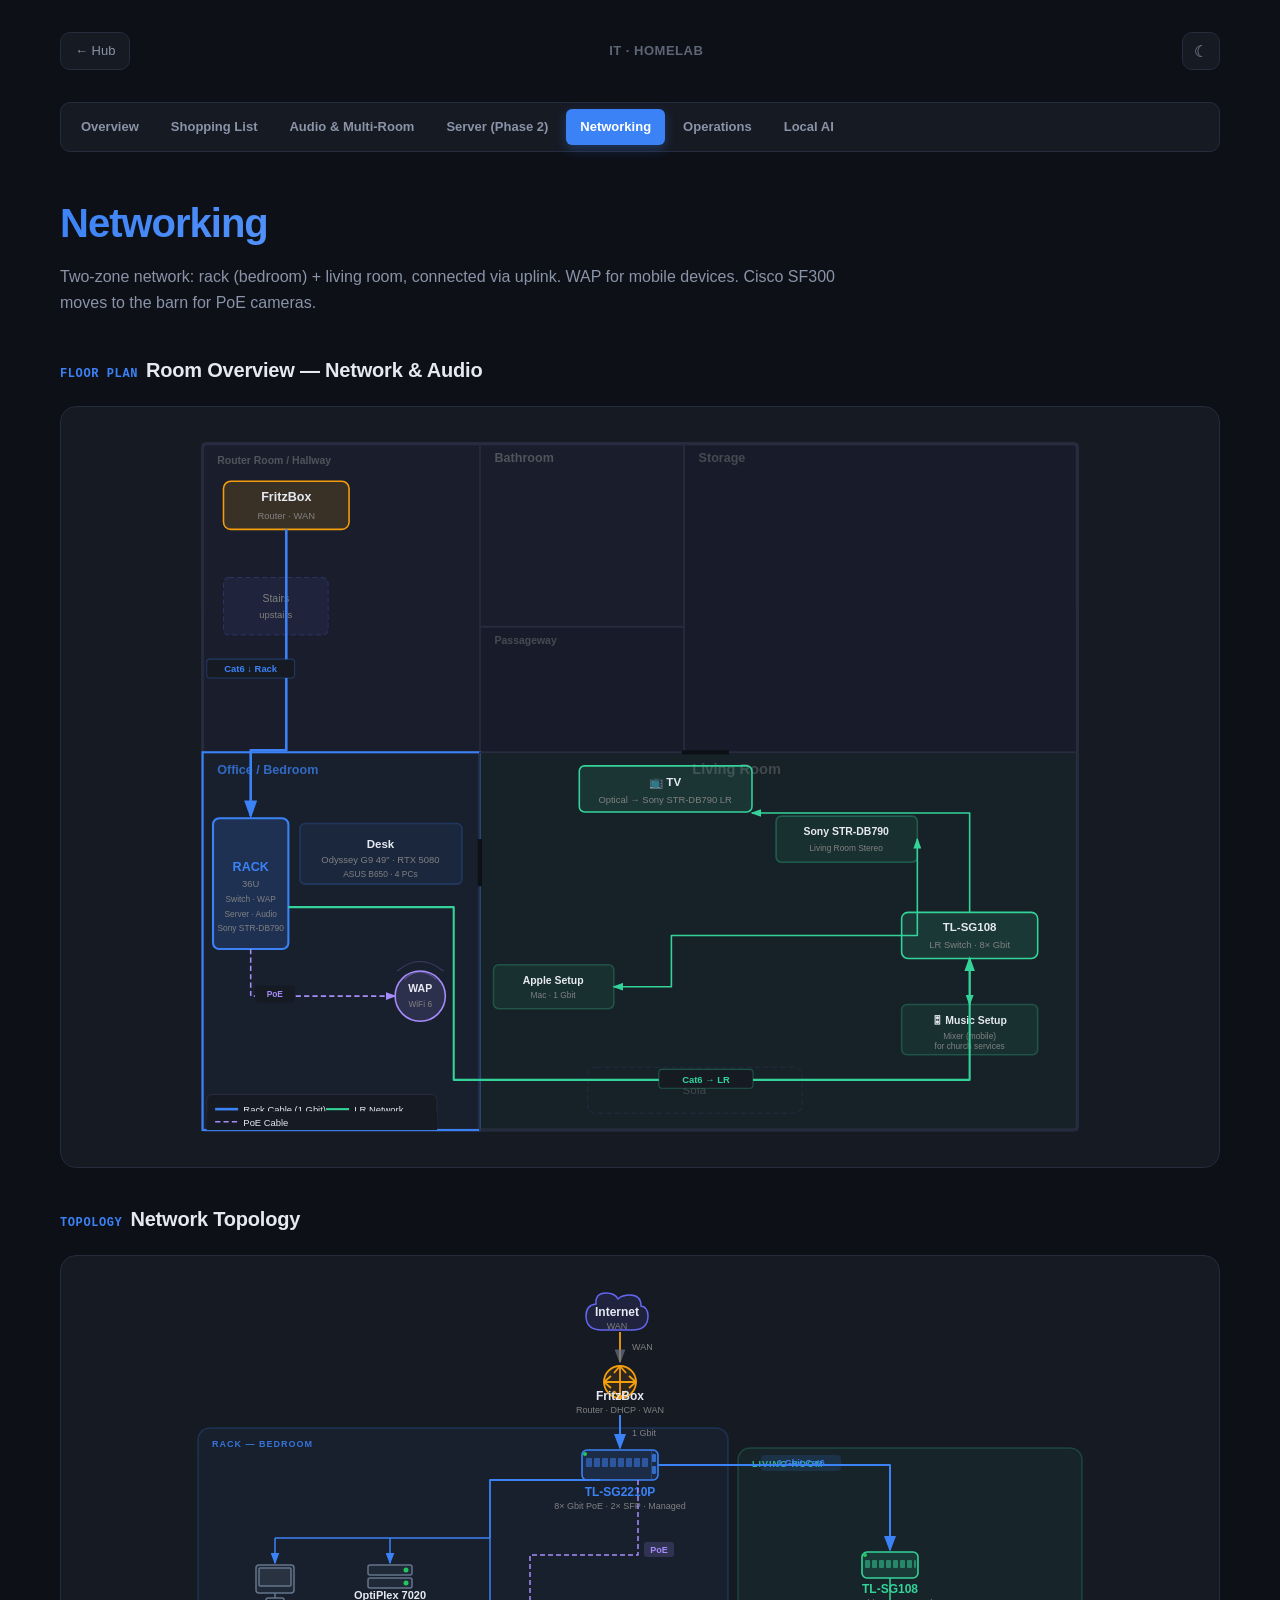
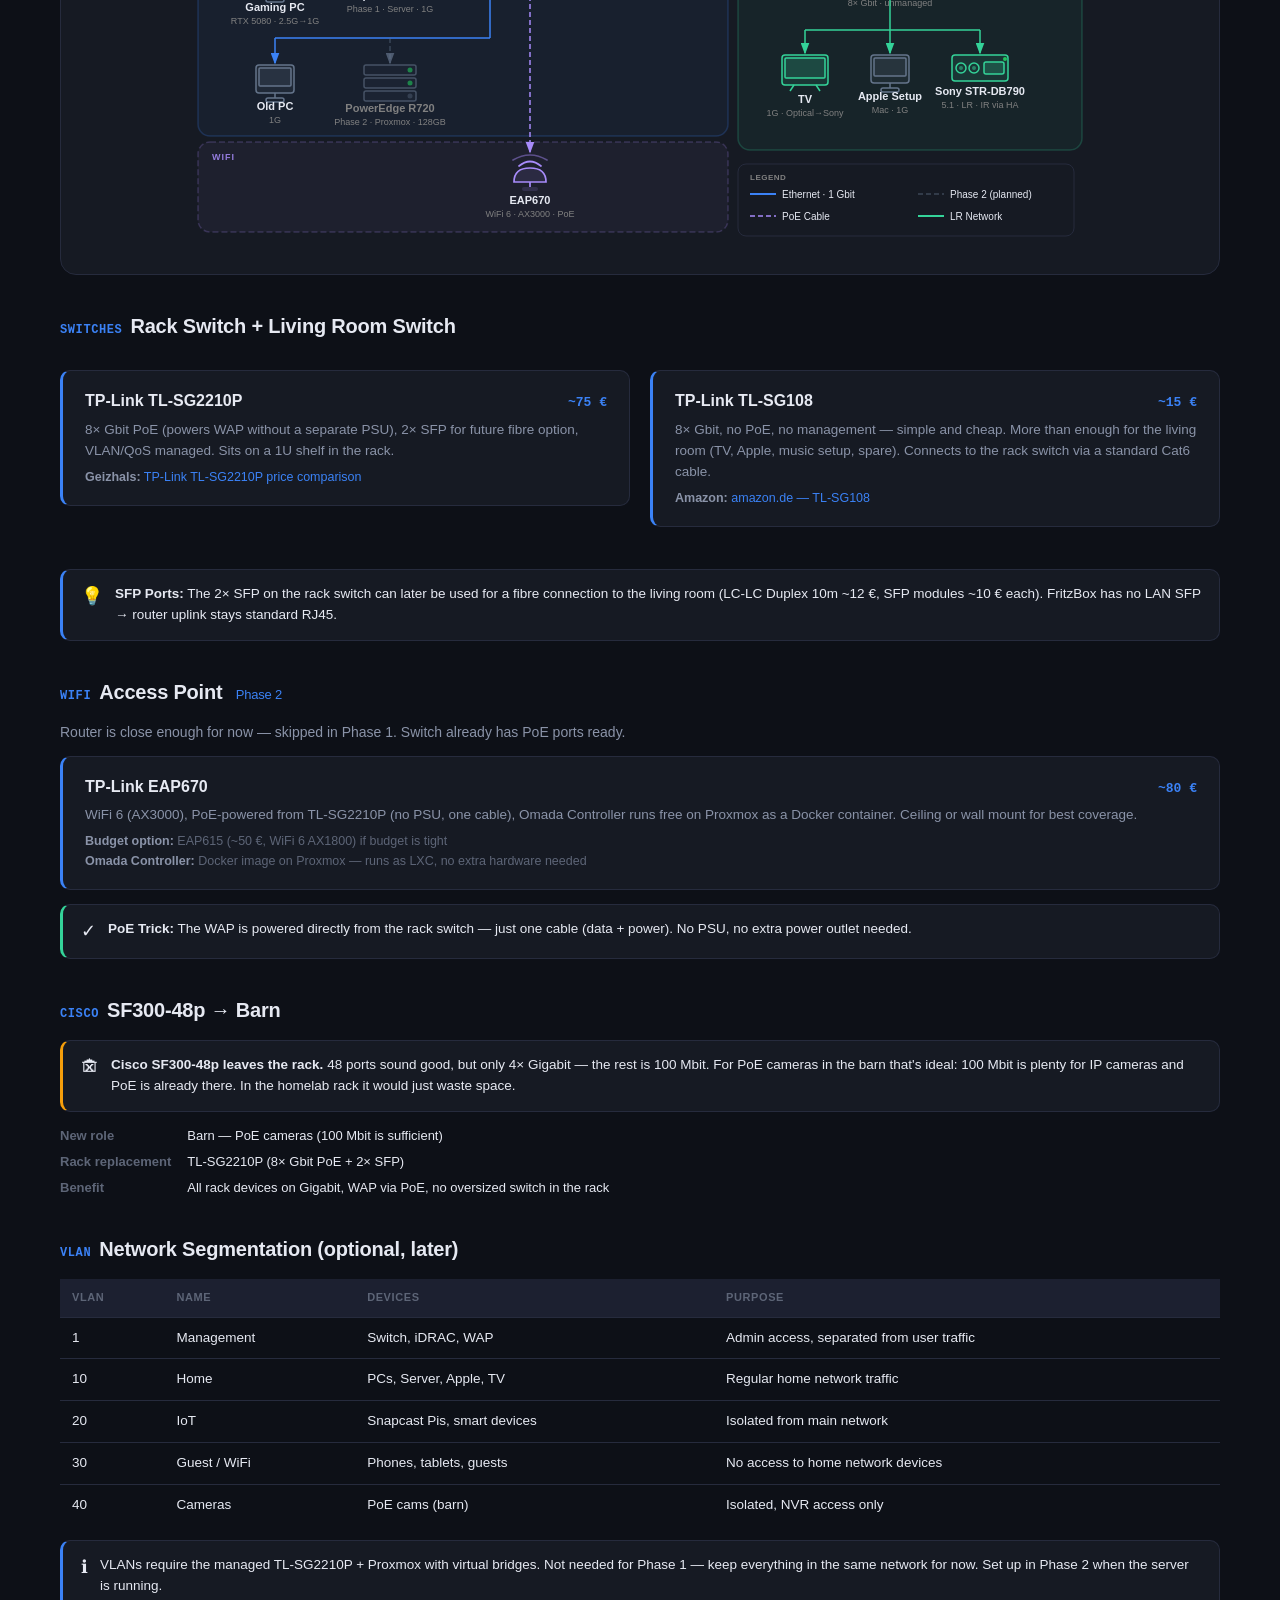
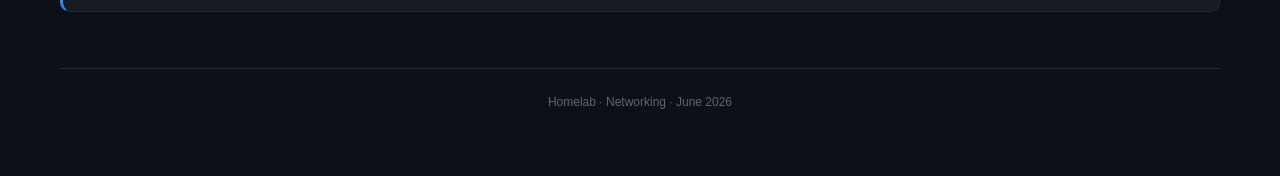
<file: networking.html>
<!DOCTYPE html>
<html lang="en">
<head>
  <meta charset="UTF-8" />
  <meta name="viewport" content="width=device-width, initial-scale=1.0" />
  <title>Networking — Homelab</title>
  <script>(function(){try{var t=localStorage.getItem('it-hub-theme');if(t==='light')document.documentElement.classList.add('theme-light');}catch{}})();</script>
  <link rel="stylesheet" href="style.css" />
  <link rel="stylesheet" href="page.css" />
  <style>
    :root { --accent: #3b82f6; --accent-rgb: 59,130,246; }

    /* ── Network Diagram ── */
    .net-diagram {
      width: 100%;
      background: var(--surface);
      border: 1px solid var(--border);
      border-radius: var(--radius-lg);
      padding: 24px 16px;
      margin: 20px 0;
      overflow-x: auto;
    }
    .net-diagram svg {
      display: block;
      margin: 0 auto;
      max-width: 900px;
      width: 100%;
      height: auto;
    }

    /* SVG elements use CSS vars via currentColor trick */
    .nd-bg       { fill: var(--surface-2); }
    .nd-border   { stroke: var(--border); stroke-width: 1.5; fill: none; }
    .nd-text     { fill: var(--text); font-family: inherit; }
    .nd-sub      { fill: var(--text-muted); font-family: inherit; }
    .nd-accent   { fill: var(--accent); }
    .nd-line     { stroke: var(--border); stroke-width: 1.5; fill: none; }
    .nd-line-acc { stroke: var(--accent); stroke-width: 2; fill: none; }
    .nd-line-dot { stroke: var(--text-dim); stroke-width: 1.5; stroke-dasharray: 5 4; fill: none; }

    .nd-zone-rack { fill: rgba(59,130,246,0.07); stroke: rgba(59,130,246,0.25); stroke-width: 1; rx: 12; }
    .nd-zone-lr   { fill: rgba(52,211,153,0.07); stroke: rgba(52,211,153,0.25); stroke-width: 1; }
    .nd-zone-wifi { fill: rgba(167,139,250,0.07); stroke: rgba(167,139,250,0.25); stroke-width: 1; stroke-dasharray: 6 3; }

    .nd-label-rack { fill: rgba(59,130,246,0.7);  font-size: 9px; font-weight: 700; text-transform: uppercase; letter-spacing: 1px; font-family: inherit; }
    .nd-label-lr   { fill: rgba(52,211,153,0.7);  font-size: 9px; font-weight: 700; text-transform: uppercase; letter-spacing: 1px; font-family: inherit; }
    .nd-label-wifi { fill: rgba(167,139,250,0.7); font-size: 9px; font-weight: 700; text-transform: uppercase; letter-spacing: 1px; font-family: inherit; }

    /* device boxes */
    .nd-box { rx: 8; ry: 8; }
    .nd-box-router  { fill: var(--surface-2); stroke: #f59e0b; stroke-width: 1.5; }
    .nd-box-switch  { fill: var(--surface-2); stroke: #3b82f6; stroke-width: 2; }
    .nd-box-server  { fill: var(--surface-2); stroke: #3b82f6; stroke-width: 1.5; }
    .nd-box-device  { fill: var(--surface-2); stroke: var(--border); stroke-width: 1.5; }
    .nd-box-wap     { fill: var(--surface-2); stroke: #a78bfa; stroke-width: 1.5; }
    .nd-box-lr-sw   { fill: var(--surface-2); stroke: #34d399; stroke-width: 1.5; }
  </style>
</head>
<body>
<div class="container">

  <nav class="topbar">
    <a class="back" href="../../index.html">← Hub</a>
    <span class="brand">IT · Homelab</span>
    <button class="theme-toggle" type="button">☾</button>
  </nav>

  <nav class="subnav">
    <a href="index.html">Overview</a>
    <a href="einkaufsliste.html">Shopping List</a>
    <a href="audio.html">Audio &amp; Multi-Room</a>
    <a href="server.html">Server (Phase 2)</a>
    <a href="networking.html" class="active">Networking</a>
    <a href="operations.html">Operations</a>
    <a href="ai.html">Local AI</a>
  </nav>

  <header class="hero">
    <h1>Networking</h1>
    <p class="lead">Two-zone network: rack (bedroom) + living room, connected via uplink. WAP for mobile devices. Cisco SF300 moves to the barn for PoE cameras.</p>
  </header>

  <!-- ===== FLOOR PLAN ===== -->
  <section class="section">
    <h2><span class="num">FLOOR PLAN</span>Room Overview — Network &amp; Audio</h2>
    <div class="net-diagram">
      <svg viewBox="0 0 860 680" xmlns="http://www.w3.org/2000/svg" aria-label="Floor plan with network layout">
        <defs>
          <marker id="fp-b" markerWidth="7" markerHeight="5" refX="6" refY="2.5" orient="auto"><polygon points="0 0,7 2.5,0 5" fill="#3b82f6"/></marker>
          <marker id="fp-g" markerWidth="7" markerHeight="5" refX="6" refY="2.5" orient="auto"><polygon points="0 0,7 2.5,0 5" fill="#34d399"/></marker>
          <marker id="fp-p" markerWidth="7" markerHeight="5" refX="6" refY="2.5" orient="auto"><polygon points="0 0,7 2.5,0 5" fill="#a78bfa"/></marker>
        </defs>

        <!-- ══ ROOMS ══ -->
        <rect x="12" y="12" width="836" height="656" rx="4" fill="none" stroke="var(--border)" stroke-width="3"/>
        <!-- Router/Hallway top-left -->
        <rect x="12" y="12" width="265" height="295" fill="rgba(99,102,241,0.04)" stroke="var(--border)" stroke-width="1.5"/>
        <!-- Bathroom top-center -->
        <rect x="277" y="12" width="195" height="175" fill="rgba(99,102,241,0.04)" stroke="var(--border)" stroke-width="1.5"/>
        <!-- Storage top-right -->
        <rect x="472" y="12" width="376" height="295" fill="rgba(99,102,241,0.03)" stroke="var(--border)" stroke-width="1.5"/>
        <!-- Passageway center -->
        <rect x="277" y="187" width="195" height="120" fill="rgba(99,102,241,0.03)" stroke="var(--border)" stroke-width="1.5"/>
        <!-- Office/Bedroom bottom-left -->
        <rect x="12" y="307" width="265" height="361" fill="rgba(59,130,246,0.05)" stroke="#3b82f6" stroke-width="2"/>
        <!-- Living Room bottom-right -->
        <rect x="277" y="307" width="571" height="361" fill="rgba(52,211,153,0.04)" stroke="var(--border)" stroke-width="1.5"/>

        <!-- Door cuts -->
        <rect x="275" y="390" width="4" height="45" fill="var(--bg)"/>
        <rect x="470" y="305" width="45" height="4" fill="var(--bg)"/>

        <!-- ══ ROOM LABELS ══ -->
        <text x="26" y="32" font-size="10" font-weight="700" fill="gray" opacity="0.55">Router Room / Hallway</text>
        <text x="291" y="30" font-size="12" font-weight="700" fill="gray" opacity="0.55">Bathroom</text>
        <text x="486" y="30" font-size="12" font-weight="700" fill="gray" opacity="0.45">Storage</text>
        <text x="291" y="204" font-size="10" font-weight="600" fill="gray" opacity="0.45">Passageway</text>
        <text x="26" y="328" font-size="12" font-weight="800" fill="#3b82f6" opacity="0.75">Office / Bedroom</text>
        <text x="480" y="328" font-size="14" font-weight="800" fill="gray" opacity="0.4">Living Room</text>

        <!-- ══ DEVICES ══ -->

        <!-- FritzBox -->
        <rect x="32" y="48" width="120" height="46" rx="7" fill="rgba(245,158,11,0.15)" stroke="#f59e0b" stroke-width="1.5"/>
        <text x="92" y="67" text-anchor="middle" font-size="12" font-weight="700" fill="currentColor">FritzBox</text>
        <text x="92" y="84" text-anchor="middle" font-size="9" fill="gray">Router · WAN</text>

        <!-- Stairs -->
        <rect x="32" y="140" width="100" height="55" rx="5" fill="rgba(99,102,241,0.08)" stroke="rgba(99,102,241,0.25)" stroke-width="1" stroke-dasharray="5 3"/>
        <text x="82" y="163" text-anchor="middle" font-size="10" fill="gray">Stairs</text>
        <text x="82" y="179" text-anchor="middle" font-size="9" fill="gray">upstairs</text>

        <!-- Rack (tall box, left side of bedroom) -->
        <rect x="22" y="370" width="72" height="125" rx="6" fill="rgba(59,130,246,0.18)" stroke="#3b82f6" stroke-width="2"/>
        <text x="58" y="420" text-anchor="middle" font-size="12" font-weight="800" fill="#3b82f6">RACK</text>
        <text x="58" y="436" text-anchor="middle" font-size="9" fill="gray">36U</text>
        <text x="58" y="450" text-anchor="middle" font-size="8" fill="gray">Switch · WAP</text>
        <text x="58" y="464" text-anchor="middle" font-size="8" fill="gray">Server · Audio</text>
        <text x="58" y="478" text-anchor="middle" font-size="8" fill="gray">Sony STR-DB790</text>

        <!-- Desk -->
        <rect x="105" y="375" width="155" height="58" rx="5" fill="rgba(59,130,246,0.07)" stroke="rgba(59,130,246,0.22)" stroke-width="1.5"/>
        <text x="182" y="398" text-anchor="middle" font-size="11" font-weight="700" fill="currentColor">Desk</text>
        <text x="182" y="413" text-anchor="middle" font-size="9" fill="gray">Odyssey G9 49" · RTX 5080</text>
        <text x="182" y="426" text-anchor="middle" font-size="8" fill="gray">ASUS B650 · 4 PCs</text>

        <!-- WAP (wall-mount) -->
        <circle cx="220" cy="540" r="24" fill="rgba(167,139,250,0.15)" stroke="#a78bfa" stroke-width="1.5"/>
        <text x="220" y="536" text-anchor="middle" font-size="10" font-weight="700" fill="currentColor">WAP</text>
        <text x="220" y="550" text-anchor="middle" font-size="8" fill="gray">WiFi 6</text>
        <!-- WiFi waves -->
        <path d="M205,524 Q220,510 235,524" fill="none" stroke="#a78bfa" stroke-width="1" opacity="0.4"/>
        <path d="M198,516 Q220,498 242,516" fill="none" stroke="#a78bfa" stroke-width="1" opacity="0.25"/>

        <!-- TV -->
        <rect x="372" y="320" width="165" height="44" rx="5" fill="rgba(52,211,153,0.1)" stroke="#34d399" stroke-width="1.5"/>
        <text x="454" y="339" text-anchor="middle" font-size="11" font-weight="700" fill="currentColor">📺 TV</text>
        <text x="454" y="355" text-anchor="middle" font-size="9" fill="gray">Optical → Sony STR-DB790 LR</text>

        <!-- Sony LR -->
        <rect x="560" y="368" width="135" height="44" rx="5" fill="rgba(52,211,153,0.08)" stroke="rgba(52,211,153,0.3)" stroke-width="1.5"/>
        <text x="627" y="386" text-anchor="middle" font-size="10" font-weight="700" fill="currentColor">Sony STR-DB790</text>
        <text x="627" y="401" text-anchor="middle" font-size="8" fill="gray">Living Room Stereo</text>

        <!-- LR Switch -->
        <rect x="680" y="460" width="130" height="44" rx="6" fill="rgba(52,211,153,0.12)" stroke="#34d399" stroke-width="1.5"/>
        <text x="745" y="478" text-anchor="middle" font-size="11" font-weight="700" fill="currentColor">TL-SG108</text>
        <text x="745" y="494" text-anchor="middle" font-size="9" fill="gray">LR Switch · 8× Gbit</text>

        <!-- Apple Setup -->
        <rect x="290" y="510" width="115" height="42" rx="5" fill="rgba(52,211,153,0.08)" stroke="rgba(52,211,153,0.25)" stroke-width="1.5"/>
        <text x="347" y="528" text-anchor="middle" font-size="10" font-weight="700" fill="currentColor"> Apple Setup</text>
        <text x="347" y="542" text-anchor="middle" font-size="8" fill="gray">Mac · 1 Gbit</text>

        <!-- Music setup -->
        <rect x="680" y="548" width="130" height="48" rx="5" fill="rgba(52,211,153,0.08)" stroke="rgba(52,211,153,0.25)" stroke-width="1.5"/>
        <text x="745" y="567" text-anchor="middle" font-size="10" font-weight="700" fill="currentColor">🎛 Music Setup</text>
        <text x="745" y="581" text-anchor="middle" font-size="8" fill="gray">Mixer (mobile)</text>
        <text x="745" y="591" text-anchor="middle" font-size="8" fill="gray">for church services</text>

        <!-- Sofa -->
        <rect x="380" y="608" width="205" height="44" rx="8" fill="none" stroke="rgba(99,102,241,0.12)" stroke-width="1" stroke-dasharray="5 3"/>
        <text x="482" y="634" text-anchor="middle" font-size="11" fill="gray" opacity="0.4">Sofa</text>

        <!-- ══ CABLE RUNS ══ -->

        <!-- 1. FritzBox → Rack -->
        <polyline points="92,94 92,305 58,305 58,368"
                  stroke="#3b82f6" stroke-width="2.5" fill="none"
                  marker-end="url(#fp-b)" stroke-linejoin="round"/>
        <rect x="16" y="218" width="84" height="18" rx="3" fill="var(--surface)" stroke="rgba(59,130,246,0.3)" stroke-width="1"/>
        <text x="58" y="230" text-anchor="middle" font-size="9" fill="#3b82f6" font-weight="700">Cat6 ↓ Rack</text>

        <!-- 2. Rack → LR Switch -->
        <polyline points="94,455 252,455 252,620 745,620 745,504"
                  stroke="#34d399" stroke-width="2" fill="none"
                  marker-end="url(#fp-g)" stroke-linejoin="round"/>
        <rect x="448" y="610" width="90" height="18" rx="3" fill="var(--surface)" stroke="rgba(52,211,153,0.3)" stroke-width="1"/>
        <text x="493" y="623" text-anchor="middle" font-size="9" fill="#34d399" font-weight="700">Cat6 → LR</text>

        <!-- 3. Rack → WAP (PoE) -->
        <polyline points="58,495 58,540 196,540"
                  stroke="#a78bfa" stroke-width="1.5" fill="none"
                  marker-end="url(#fp-p)" stroke-linejoin="round" stroke-dasharray="5 3"/>
        <rect x="62" y="530" width="38" height="16" rx="3" fill="var(--surface)"/>
        <text x="81" y="541" text-anchor="middle" font-size="8" fill="#a78bfa" font-weight="700">PoE</text>

        <!-- 4. LR Switch → TV -->
        <polyline points="745,460 745,365 537,365"
                  stroke="#34d399" stroke-width="1.5" fill="none"
                  marker-end="url(#fp-g)" stroke-linejoin="round"/>

        <!-- 5. LR Switch → Sony LR -->
        <polyline points="680,482 695,482 695,390"
                  stroke="#34d399" stroke-width="1.5" fill="none"
                  marker-end="url(#fp-g)" stroke-linejoin="round"/>

        <!-- 6. LR Switch → Apple -->
        <polyline points="680,482 460,482 460,531 405,531"
                  stroke="#34d399" stroke-width="1.5" fill="none"
                  marker-end="url(#fp-g)" stroke-linejoin="round"/>

        <!-- 7. LR Switch → Music setup -->
        <polyline points="745,504 745,548"
                  stroke="#34d399" stroke-width="1.5" fill="none"
                  marker-end="url(#fp-g)"/>

        <!-- ══ LEGEND ══ -->
        <rect x="16" y="634" width="220" height="30" rx="5" fill="var(--surface)" stroke="var(--border)" stroke-width="1"/>
        <line x1="24" y1="648" x2="46" y2="648" stroke="#3b82f6" stroke-width="2.5"/>
        <text x="51" y="652" font-size="9" fill="currentColor">Rack Cable (1 Gbit)</text>
        <line x1="130" y1="648" x2="152" y2="648" stroke="#34d399" stroke-width="2"/>
        <text x="157" y="652" font-size="9" fill="currentColor">LR Network</text>

        <rect x="16" y="650" width="220" height="18" rx="0" fill="var(--surface)" stroke="none"/>
        <line x1="24" y1="660" x2="46" y2="660" stroke="#a78bfa" stroke-width="1.5" stroke-dasharray="5 3"/>
        <text x="51" y="664" font-size="9" fill="currentColor">PoE Cable</text>
      </svg>
    </div>
  </section>

  <!-- ===== TOPOLOGY ===== -->
  <section class="section">
    <h2><span class="num">TOPOLOGY</span>Network Topology</h2>

    <div class="net-diagram">
      <svg viewBox="0 0 900 570" xmlns="http://www.w3.org/2000/svg" aria-label="Network Topology">

        <defs>
          <marker id="ah"   markerWidth="8" markerHeight="6" refX="7" refY="3" orient="auto"><path d="M0,0 L8,3 L0,6 Z" fill="rgba(100,116,139,0.7)"/></marker>
          <marker id="ah-b" markerWidth="8" markerHeight="6" refX="7" refY="3" orient="auto"><path d="M0,0 L8,3 L0,6 Z" fill="#3b82f6"/></marker>
          <marker id="ah-g" markerWidth="8" markerHeight="6" refX="7" refY="3" orient="auto"><path d="M0,0 L8,3 L0,6 Z" fill="#34d399"/></marker>
          <marker id="ah-v" markerWidth="8" markerHeight="6" refX="7" refY="3" orient="auto"><path d="M0,0 L8,3 L0,6 Z" fill="#a78bfa"/></marker>
        </defs>

        <!-- ── ZONES ── -->
        <rect x="8"   y="148" width="530" height="308" rx="12"
              fill="rgba(59,130,246,0.05)" stroke="rgba(59,130,246,0.22)" stroke-width="1.5"/>
        <text x="22" y="167" font-size="9" font-weight="700" fill="#3b82f6" opacity="0.85" letter-spacing="1">RACK — BEDROOM</text>

        <rect x="8"   y="462" width="530" height="90"  rx="12"
              fill="rgba(167,139,250,0.05)" stroke="rgba(167,139,250,0.22)" stroke-width="1.5" stroke-dasharray="6 3"/>
        <text x="22" y="480" font-size="9" font-weight="700" fill="#a78bfa" opacity="0.85" letter-spacing="1">WIFI</text>

        <rect x="548" y="168" width="344" height="302" rx="12"
              fill="rgba(52,211,153,0.05)" stroke="rgba(52,211,153,0.22)" stroke-width="1.5"/>
        <text x="562" y="187" font-size="9" font-weight="700" fill="#34d399" opacity="0.85" letter-spacing="1">LIVING ROOM</text>

        <!-- ══ INTERNET CLOUD ══ -->
        <g transform="translate(390,6)">
          <path d="M22,44 Q6,44 6,30 Q6,19 16,18 Q15,7 26,7 Q35,7 38,13 Q42,9 50,9 Q61,9 61,20 Q68,21 68,30 Q68,44 52,44 Z"
                fill="rgba(99,102,241,0.12)" stroke="#6366f1" stroke-width="1.5"/>
          <text x="37" y="30" text-anchor="middle" font-size="12" font-weight="700" fill="currentColor">Internet</text>
          <text x="37" y="43" text-anchor="middle" font-size="9"  fill="gray">WAN</text>
        </g>

        <!-- ══ FRITZBOX — Cisco-style router ══ -->
        <line x1="430" y1="52" x2="430" y2="82" stroke="#f59e0b" stroke-width="1.8" marker-end="url(#ah)"/>
        <text x="442" y="70" font-size="9" fill="gray">WAN</text>

        <g transform="translate(412,84)" fill="none" stroke="#f59e0b" stroke-width="1.8">
          <circle cx="18" cy="18" r="16" fill="rgba(245,158,11,0.1)"/>
          <line x1="2"  y1="18" x2="34" y2="18"/>
          <path d="M27,12 L34,18 L27,24" stroke-linejoin="round"/>
          <path d="M9,12  L2,18  L9,24"  stroke-linejoin="round"/>
          <line x1="18" y1="2"  x2="18" y2="34"/>
          <path d="M12,9  L18,2  L24,9"  stroke-linejoin="round"/>
          <path d="M12,27 L18,34 L24,27" stroke-linejoin="round"/>
        </g>
        <text x="430" y="120" text-anchor="middle" font-size="12" font-weight="700" fill="currentColor">FritzBox</text>
        <text x="430" y="133" text-anchor="middle" font-size="9"  fill="gray">Router · DHCP · WAN</text>

        <!-- ══ TL-SG2210P — switch body ══ -->
        <line x1="430" y1="135" x2="430" y2="168" stroke="#3b82f6" stroke-width="2" marker-end="url(#ah-b)"/>
        <text x="442" y="156" font-size="9" fill="gray">1 Gbit</text>

        <g transform="translate(392,170)" fill="none" stroke="#3b82f6" stroke-width="1.6">
          <rect x="0" y="0" width="76" height="30" rx="5" fill="rgba(59,130,246,0.12)"/>
          <rect x="4"  y="8" width="6" height="9" rx="1" fill="#3b82f6" fill-opacity="0.5" stroke="none"/>
          <rect x="12" y="8" width="6" height="9" rx="1" fill="#3b82f6" fill-opacity="0.5" stroke="none"/>
          <rect x="20" y="8" width="6" height="9" rx="1" fill="#3b82f6" fill-opacity="0.5" stroke="none"/>
          <rect x="28" y="8" width="6" height="9" rx="1" fill="#3b82f6" fill-opacity="0.5" stroke="none"/>
          <rect x="36" y="8" width="6" height="9" rx="1" fill="#3b82f6" fill-opacity="0.5" stroke="none"/>
          <rect x="44" y="8" width="6" height="9" rx="1" fill="#3b82f6" fill-opacity="0.5" stroke="none"/>
          <rect x="52" y="8" width="6" height="9" rx="1" fill="#3b82f6" fill-opacity="0.5" stroke="none"/>
          <rect x="60" y="8" width="6" height="9" rx="1" fill="#3b82f6" fill-opacity="0.5" stroke="none"/>
          <line x1="69.5" y1="0" x2="69.5" y2="30" stroke="rgba(59,130,246,0.3)" stroke-width="1"/>
          <rect x="70" y="4"  width="4" height="8" rx="1" fill="#3b82f6" fill-opacity="0.75" stroke="none"/>
          <rect x="70" y="16" width="4" height="8" rx="1" fill="#3b82f6" fill-opacity="0.75" stroke="none"/>
          <circle cx="3" cy="4" r="2" fill="#22c55e" stroke="none"/>
        </g>
        <text x="430" y="216" text-anchor="middle" font-size="12" font-weight="800" fill="#3b82f6">TL-SG2210P</text>
        <text x="430" y="229" text-anchor="middle" font-size="9"  fill="gray">8× Gbit PoE · 2× SFP · Managed</text>

        <!-- ── LEFT DEVICE TRUNK ── -->
        <polyline points="410,200 300,200 300,258" stroke="#3b82f6" stroke-width="1.8" fill="none" stroke-linejoin="round"/>
        <line x1="85"  y1="258" x2="300" y2="258" stroke="#3b82f6" stroke-width="1.5"/>

        <!-- Gaming PC drop -->
        <line x1="85" y1="258" x2="85" y2="283" stroke="#3b82f6" stroke-width="1.5" marker-end="url(#ah-b)"/>
        <g transform="translate(66,285)" fill="none" stroke="#64748b" stroke-width="1.5">
          <rect x="0" y="0"  width="38" height="28" rx="3" fill="rgba(100,116,139,0.1)"/>
          <rect x="3" y="3"  width="32" height="18" rx="1" fill="rgba(100,116,139,0.12)"/>
          <line x1="19" y1="28" x2="19" y2="33"/>
          <rect x="10" y="33" width="18" height="4" rx="2"/>
        </g>
        <text x="85"  y="331" text-anchor="middle" font-size="11" font-weight="700" fill="currentColor">Gaming PC</text>
        <text x="85"  y="344" text-anchor="middle" font-size="9"  fill="gray">RTX 5080 · 2.5G→1G</text>

        <!-- OptiPlex 7020 drop -->
        <line x1="200" y1="258" x2="200" y2="283" stroke="#3b82f6" stroke-width="1.5" marker-end="url(#ah-b)"/>
        <g transform="translate(178,285)" fill="none" stroke="#64748b" stroke-width="1.5">
          <rect x="0" y="0"  width="44" height="10" rx="2" fill="rgba(100,116,139,0.1)"/>
          <rect x="0" y="13" width="44" height="10" rx="2" fill="rgba(100,116,139,0.1)"/>
          <circle cx="38" cy="5"  r="2.5" fill="#22c55e" stroke="none"/>
          <circle cx="38" cy="18" r="2.5" fill="#22c55e" stroke="none"/>
        </g>
        <text x="200" y="319" text-anchor="middle" font-size="11" font-weight="700" fill="currentColor">OptiPlex 7020</text>
        <text x="200" y="332" text-anchor="middle" font-size="9"  fill="gray">Phase 1 · Server · 1G</text>

        <!-- Bus-2 trunk -->
        <line x1="300" y1="258" x2="300" y2="358" stroke="#3b82f6" stroke-width="1.5"/>
        <line x1="85"  y1="358" x2="300" y2="358" stroke="#3b82f6" stroke-width="1.5"/>

        <!-- Old PC drop -->
        <line x1="85" y1="358" x2="85" y2="383" stroke="#3b82f6" stroke-width="1.5" marker-end="url(#ah-b)"/>
        <g transform="translate(66,385)" fill="none" stroke="#64748b" stroke-width="1.5">
          <rect x="0" y="0"  width="38" height="28" rx="3" fill="rgba(100,116,139,0.1)"/>
          <rect x="3" y="3"  width="32" height="18" rx="1" fill="rgba(100,116,139,0.12)"/>
          <line x1="19" y1="28" x2="19" y2="33"/>
          <rect x="10" y="33" width="18" height="4" rx="2"/>
        </g>
        <text x="85"  y="430" text-anchor="middle" font-size="11" font-weight="700" fill="currentColor">Old PC</text>
        <text x="85"  y="443" text-anchor="middle" font-size="9"  fill="gray">1G</text>

        <!-- PowerEdge (Phase 2, dashed) -->
        <line x1="200" y1="358" x2="200" y2="383" stroke="rgba(100,116,139,0.45)" stroke-width="1.5" stroke-dasharray="5 3" marker-end="url(#ah)"/>
        <g transform="translate(174,385)" fill="none" stroke="#64748b" stroke-width="1.5" opacity="0.6">
          <rect x="0" y="0"  width="52" height="10" rx="2" fill="rgba(100,116,139,0.08)"/>
          <rect x="0" y="13" width="52" height="10" rx="2" fill="rgba(100,116,139,0.08)"/>
          <rect x="0" y="26" width="52" height="10" rx="2" fill="rgba(100,116,139,0.08)"/>
          <circle cx="46" cy="5"  r="2.5" fill="#22c55e" stroke="none"/>
          <circle cx="46" cy="18" r="2.5" fill="#22c55e" stroke="none"/>
          <circle cx="46" cy="31" r="2.5" fill="#475569" stroke="none"/>
        </g>
        <text x="200" y="432" text-anchor="middle" font-size="11" font-weight="600" fill="gray">PowerEdge R720</text>
        <text x="200" y="445" text-anchor="middle" font-size="9"  fill="gray">Phase 2 · Proxmox · 128GB</text>

        <!-- ── WAP PoE BRANCH (dashed violet) ── -->
        <polyline points="448,200 448,275 340,275 340,472"
                  stroke="#a78bfa" stroke-width="1.5" fill="none" stroke-dasharray="5 3"
                  stroke-linejoin="round" marker-end="url(#ah-v)"/>
        <rect x="454" y="262" width="30" height="15" rx="3" fill="rgba(167,139,250,0.18)"/>
        <text x="469" y="273" text-anchor="middle" font-size="9" fill="#a78bfa" font-weight="700">PoE</text>

        <!-- WAP icon -->
        <g transform="translate(322,474)" fill="none" stroke="#a78bfa" stroke-width="1.7">
          <path d="M2,28 Q2,14 18,14 Q34,14 34,28 Z" fill="rgba(167,139,250,0.1)"/>
          <line x1="18" y1="28" x2="18" y2="33"/>
          <rect x="10" y="33" width="16" height="4" rx="2" fill="rgba(167,139,250,0.15)" stroke="none"/>
          <path d="M7,12  Q18,3  29,12" stroke-linecap="round"/>
          <path d="M1,6   Q18,-4 35,6"  stroke-linecap="round" opacity="0.45"/>
        </g>
        <text x="340" y="524" text-anchor="middle" font-size="11" font-weight="700" fill="currentColor">EAP670</text>
        <text x="340" y="537" text-anchor="middle" font-size="9"  fill="gray">WiFi 6 · AX3000 · PoE</text>

        <!-- ══ LR UPLINK ══ -->
        <polyline points="468,185 548,185 700,185 700,270"
                  stroke="#3b82f6" stroke-width="2" fill="none"
                  stroke-linejoin="round" marker-end="url(#ah-b)"/>
        <rect x="571" y="175" width="80" height="16" rx="4" fill="rgba(59,130,246,0.15)"/>
        <text x="611" y="186" text-anchor="middle" font-size="9" fill="#3b82f6" font-weight="700">1 Gbit Cat6</text>

        <!-- ══ TL-SG108 (LR) ══ -->
        <g transform="translate(672,272)" fill="none" stroke="#34d399" stroke-width="1.6">
          <rect x="0" y="0" width="56" height="26" rx="5" fill="rgba(52,211,153,0.12)"/>
          <rect x="3"  y="8" width="5" height="8" rx="1" fill="#34d399" fill-opacity="0.5" stroke="none"/>
          <rect x="10" y="8" width="5" height="8" rx="1" fill="#34d399" fill-opacity="0.5" stroke="none"/>
          <rect x="17" y="8" width="5" height="8" rx="1" fill="#34d399" fill-opacity="0.5" stroke="none"/>
          <rect x="24" y="8" width="5" height="8" rx="1" fill="#34d399" fill-opacity="0.5" stroke="none"/>
          <rect x="31" y="8" width="5" height="8" rx="1" fill="#34d399" fill-opacity="0.5" stroke="none"/>
          <rect x="38" y="8" width="5" height="8" rx="1" fill="#34d399" fill-opacity="0.5" stroke="none"/>
          <rect x="45" y="8" width="5" height="8" rx="1" fill="#34d399" fill-opacity="0.5" stroke="none"/>
          <rect x="52" y="8" width="2" height="8" rx="1" fill="#34d399" fill-opacity="0.5" stroke="none"/>
          <circle cx="3" cy="3" r="2" fill="#22c55e" stroke="none"/>
        </g>
        <text x="700" y="313" text-anchor="middle" font-size="12" font-weight="700" fill="#34d399">TL-SG108</text>
        <text x="700" y="326" text-anchor="middle" font-size="9"  fill="gray">8× Gbit · unmanaged</text>

        <!-- LR bus to devices -->
        <line x1="700" y1="298" x2="700" y2="350" stroke="#34d399" stroke-width="1.5"/>
        <line x1="615" y1="350" x2="790" y2="350" stroke="#34d399" stroke-width="1.5"/>

        <!-- TV -->
        <line x1="615" y1="350" x2="615" y2="373" stroke="#34d399" stroke-width="1.5" marker-end="url(#ah-g)"/>
        <g transform="translate(592,375)" fill="none" stroke="#34d399" stroke-width="1.5">
          <rect x="0" y="0"  width="46" height="30" rx="3" fill="rgba(52,211,153,0.1)"/>
          <rect x="3" y="3"  width="40" height="20" rx="1" fill="rgba(52,211,153,0.12)"/>
          <line x1="12" y1="30" x2="8"  y2="36"/>
          <line x1="34" y1="30" x2="38" y2="36"/>
        </g>
        <text x="615" y="423" text-anchor="middle" font-size="11" font-weight="700" fill="currentColor">TV</text>
        <text x="615" y="436" text-anchor="middle" font-size="9"  fill="gray">1G · Optical→Sony</text>

        <!-- Apple -->
        <line x1="700" y1="350" x2="700" y2="373" stroke="#34d399" stroke-width="1.5" marker-end="url(#ah-g)"/>
        <g transform="translate(681,375)" fill="none" stroke="#64748b" stroke-width="1.5">
          <rect x="0" y="0"  width="38" height="28" rx="3" fill="rgba(100,116,139,0.1)"/>
          <rect x="3" y="3"  width="32" height="18" rx="1" fill="rgba(100,116,139,0.12)"/>
          <line x1="19" y1="28" x2="19" y2="33"/>
          <rect x="10" y="33" width="18" height="4" rx="2"/>
        </g>
        <text x="700" y="420" text-anchor="middle" font-size="11" font-weight="700" fill="currentColor">Apple Setup</text>
        <text x="700" y="433" text-anchor="middle" font-size="9"  fill="gray">Mac · 1G</text>

        <!-- Sony STR-DB790 LR -->
        <line x1="790" y1="350" x2="790" y2="373" stroke="#34d399" stroke-width="1.5" marker-end="url(#ah-g)"/>
        <g transform="translate(762,375)" fill="none" stroke="#34d399" stroke-width="1.5">
          <rect x="0" y="0"  width="56" height="26" rx="3" fill="rgba(52,211,153,0.1)"/>
          <circle cx="9"  cy="13" r="5" />
          <circle cx="9"  cy="13" r="2" fill="#34d399" fill-opacity="0.5" stroke="none"/>
          <circle cx="22" cy="13" r="5" />
          <circle cx="22" cy="13" r="2" fill="#34d399" fill-opacity="0.5" stroke="none"/>
          <rect x="32" y="7" width="20" height="12" rx="2" fill="rgba(52,211,153,0.18)"/>
          <circle cx="53" cy="4" r="2" fill="#22c55e" stroke="none"/>
        </g>
        <text x="790" y="415" text-anchor="middle" font-size="11" font-weight="700" fill="currentColor">Sony STR-DB790</text>
        <text x="790" y="428" text-anchor="middle" font-size="9"  fill="gray">5.1 · LR · IR via HA</text>

        <!-- ══ LEGEND ══ -->
        <g transform="translate(548,484)" font-size="10" fill="currentColor">
          <rect x="0" y="0" width="336" height="72" rx="8" fill="var(--surface)" stroke="var(--border)" stroke-width="1"/>
          <text x="12" y="16" font-weight="700" font-size="8" fill="gray" letter-spacing="0.5">LEGEND</text>
          <line x1="12" y1="30" x2="38" y2="30" stroke="#3b82f6" stroke-width="2"/>
          <text x="44" y="34">Ethernet · 1 Gbit</text>
          <line x1="12" y1="52" x2="38" y2="52" stroke="#a78bfa" stroke-width="1.5" stroke-dasharray="5 3"/>
          <text x="44" y="56">PoE Cable</text>
          <line x1="180" y1="30" x2="206" y2="30" stroke="rgba(100,116,139,0.5)" stroke-width="1.5" stroke-dasharray="5 3"/>
          <text x="212" y="34">Phase 2 (planned)</text>
          <line x1="180" y1="52" x2="206" y2="52" stroke="#34d399" stroke-width="2"/>
          <text x="212" y="56">LR Network</text>
        </g>

      </svg>
    </div>
  </section>

  <!-- ===== SWITCHES ===== -->
  <section class="section">
    <h2><span class="num">SWITCHES</span>Rack Switch + Living Room Switch</h2>

    <div class="twocol">
      <div>
        <div class="comp">
          <h3>TP-Link TL-SG2210P <span class="price-tag">~75 €</span></h3>
          <div class="why">8× Gbit PoE (powers WAP without a separate PSU), 2× SFP for future fibre option, VLAN/QoS managed. Sits on a 1U shelf in the rack.</div>
          <div class="alt"><strong>Geizhals:</strong> <a href="https://geizhals.de/" target="_blank">TP-Link TL-SG2210P price comparison</a></div>
        </div>
      </div>
      <div>
        <div class="comp">
          <h3>TP-Link TL-SG108 <span class="price-tag">~15 €</span></h3>
          <div class="why">8× Gbit, no PoE, no management — simple and cheap. More than enough for the living room (TV, Apple, music setup, spare). Connects to the rack switch via a standard Cat6 cable.</div>
          <div class="alt"><strong>Amazon:</strong> <a href="https://www.amazon.de/s?k=tp-link+tl-sg108" target="_blank">amazon.de — TL-SG108</a></div>
        </div>
      </div>
    </div>

    <div class="callout info">
      <div class="icon">💡</div>
      <div class="body"><strong>SFP Ports:</strong> The 2× SFP on the rack switch can later be used for a fibre connection to the living room (LC-LC Duplex 10m ~12 €, SFP modules ~10 € each). FritzBox has no LAN SFP → router uplink stays standard RJ45.</div>
    </div>
  </section>

  <!-- ===== WAP ===== -->
  <section class="section">
    <h2><span class="num">WIFI</span>Access Point <span style="font-size:13px;font-weight:500;color:var(--accent);margin-left:8px;">Phase 2</span></h2>
    <p style="color:var(--text-muted);margin-bottom:12px;">Router is close enough for now — skipped in Phase 1. Switch already has PoE ports ready.</p>

    <div class="comp">
      <h3>TP-Link EAP670 <span class="price-tag">~80 €</span></h3>
      <div class="why">WiFi 6 (AX3000), PoE-powered from TL-SG2210P (no PSU, one cable), Omada Controller runs free on Proxmox as a Docker container. Ceiling or wall mount for best coverage.</div>
      <div class="alt">
        <strong>Budget option:</strong> EAP615 (~50 €, WiFi 6 AX1800) if budget is tight<br>
        <strong>Omada Controller:</strong> Docker image on Proxmox — runs as LXC, no extra hardware needed
      </div>
    </div>
    <div class="callout ok">
      <div class="icon">✓</div>
      <div class="body"><strong>PoE Trick:</strong> The WAP is powered directly from the rack switch — just one cable (data + power). No PSU, no extra power outlet needed.</div>
    </div>
  </section>

  <!-- ===== CISCO ===== -->
  <section class="section">
    <h2><span class="num">CISCO</span>SF300-48p → Barn</h2>
    <div class="callout warn">
      <div class="icon">🏚</div>
      <div class="body"><strong>Cisco SF300-48p leaves the rack.</strong> 48 ports sound good, but only 4× Gigabit — the rest is 100 Mbit. For PoE cameras in the barn that's ideal: 100 Mbit is plenty for IP cameras and PoE is already there. In the homelab rack it would just waste space.</div>
    </div>
    <dl class="kv">
      <dt>New role</dt><dd>Barn — PoE cameras (100 Mbit is sufficient)</dd>
      <dt>Rack replacement</dt><dd>TL-SG2210P (8× Gbit PoE + 2× SFP)</dd>
      <dt>Benefit</dt><dd>All rack devices on Gigabit, WAP via PoE, no oversized switch in the rack</dd>
    </dl>
  </section>

  <!-- ===== VLAN ===== -->
  <section class="section">
    <h2><span class="num">VLAN</span>Network Segmentation (optional, later)</h2>
    <table class="tbl">
      <thead><tr><th>VLAN</th><th>Name</th><th>Devices</th><th>Purpose</th></tr></thead>
      <tbody>
        <tr><td>1</td><td>Management</td><td>Switch, iDRAC, WAP</td><td>Admin access, separated from user traffic</td></tr>
        <tr><td>10</td><td>Home</td><td>PCs, Server, Apple, TV</td><td>Regular home network traffic</td></tr>
        <tr><td>20</td><td>IoT</td><td>Snapcast Pis, smart devices</td><td>Isolated from main network</td></tr>
        <tr><td>30</td><td>Guest / WiFi</td><td>Phones, tablets, guests</td><td>No access to home network devices</td></tr>
        <tr><td>40</td><td>Cameras</td><td>PoE cams (barn)</td><td>Isolated, NVR access only</td></tr>
      </tbody>
    </table>
    <div class="callout info">
      <div class="icon">ℹ</div>
      <div class="body">VLANs require the managed TL-SG2210P + Proxmox with virtual bridges. Not needed for Phase 1 — keep everything in the same network for now. Set up in Phase 2 when the server is running.</div>
    </div>
  </section>

  <footer class="foot">
    Homelab · Networking · June 2026
  </footer>
</div>
<script src="theme.js"></script>
</body>
</html>
</file>
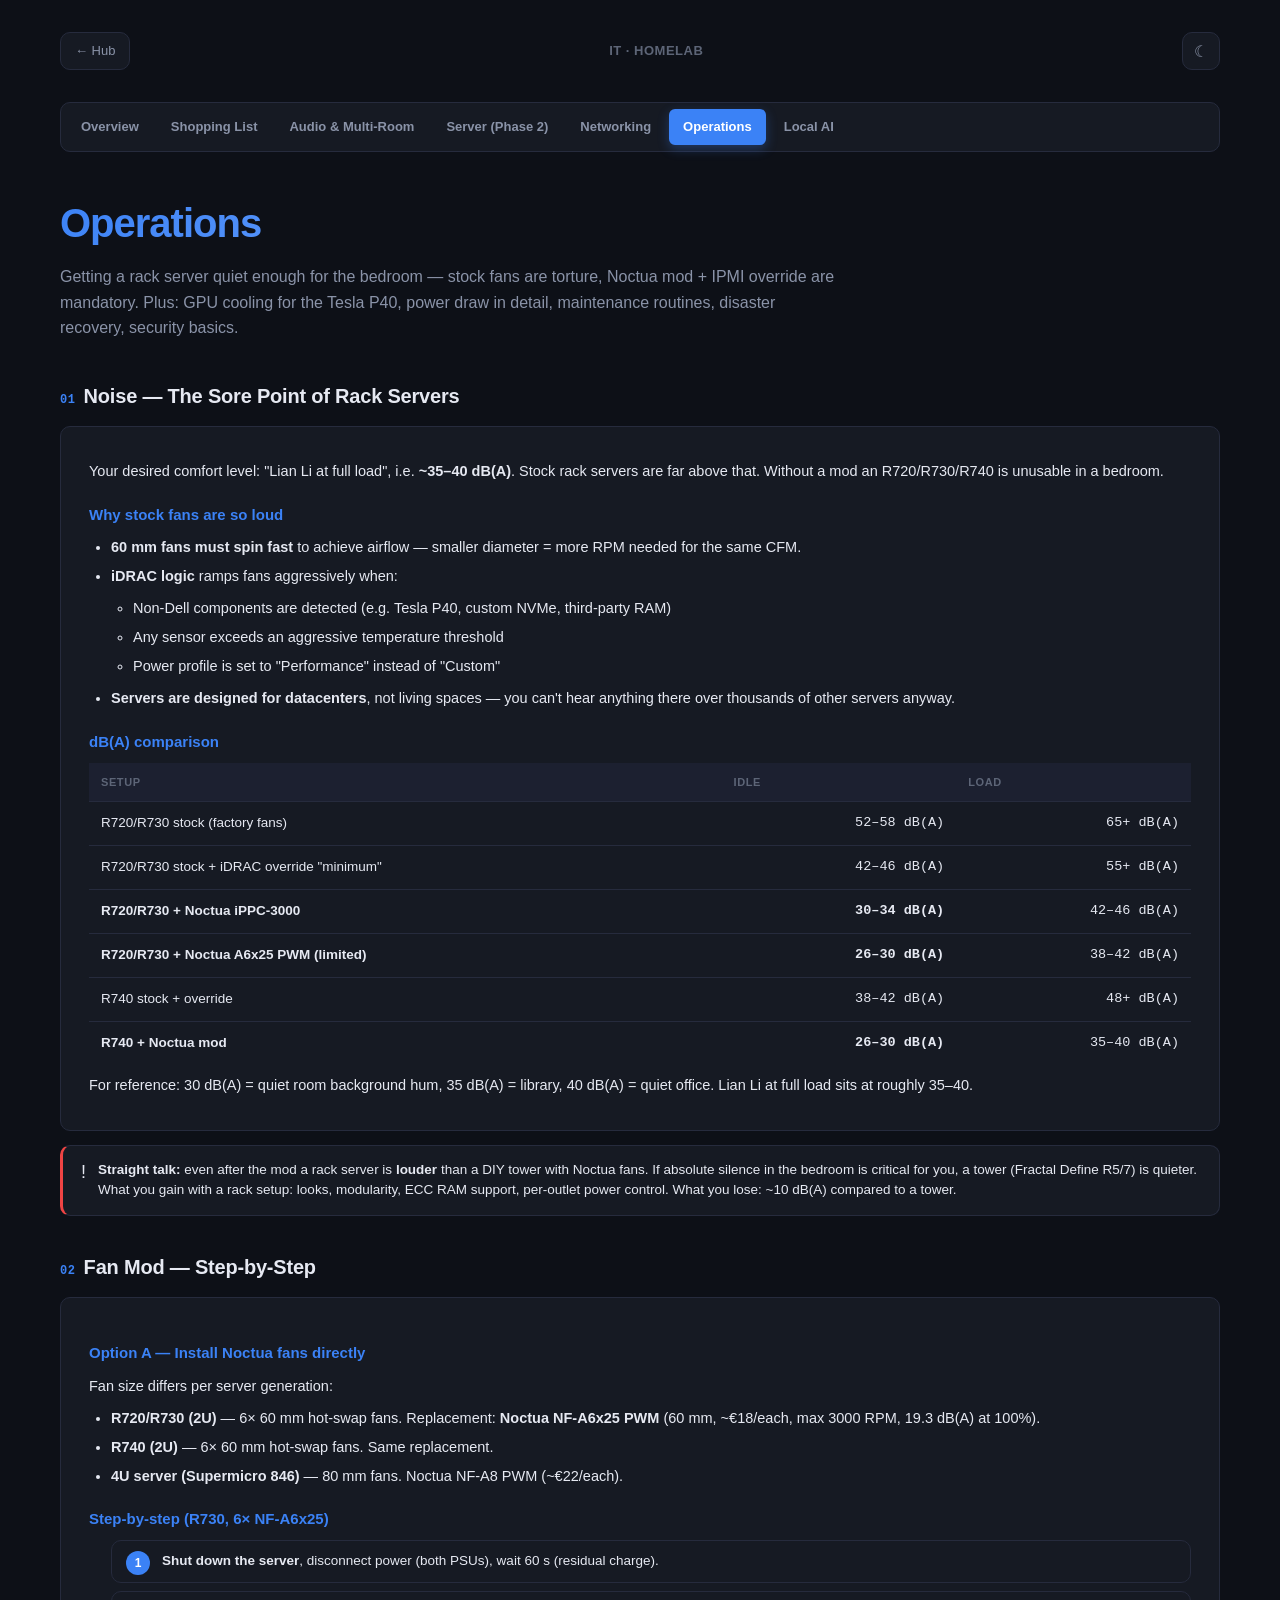
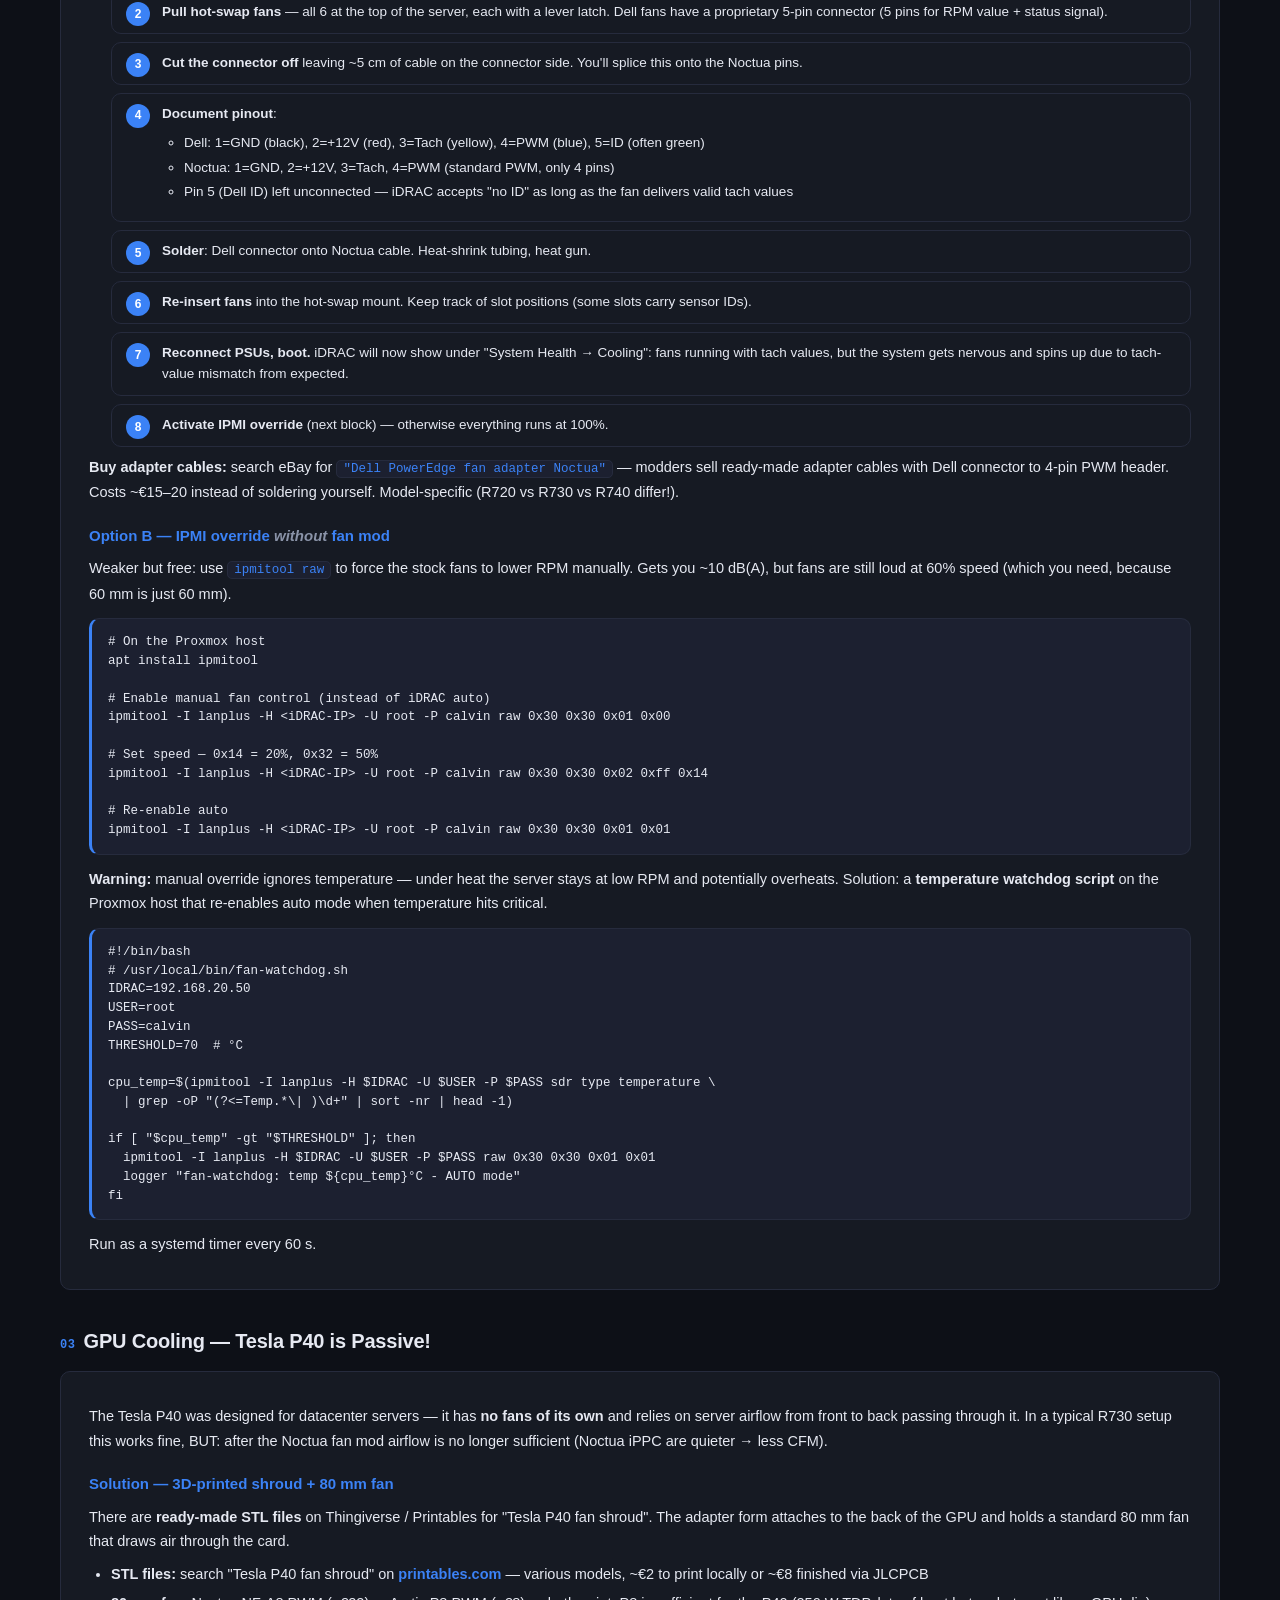
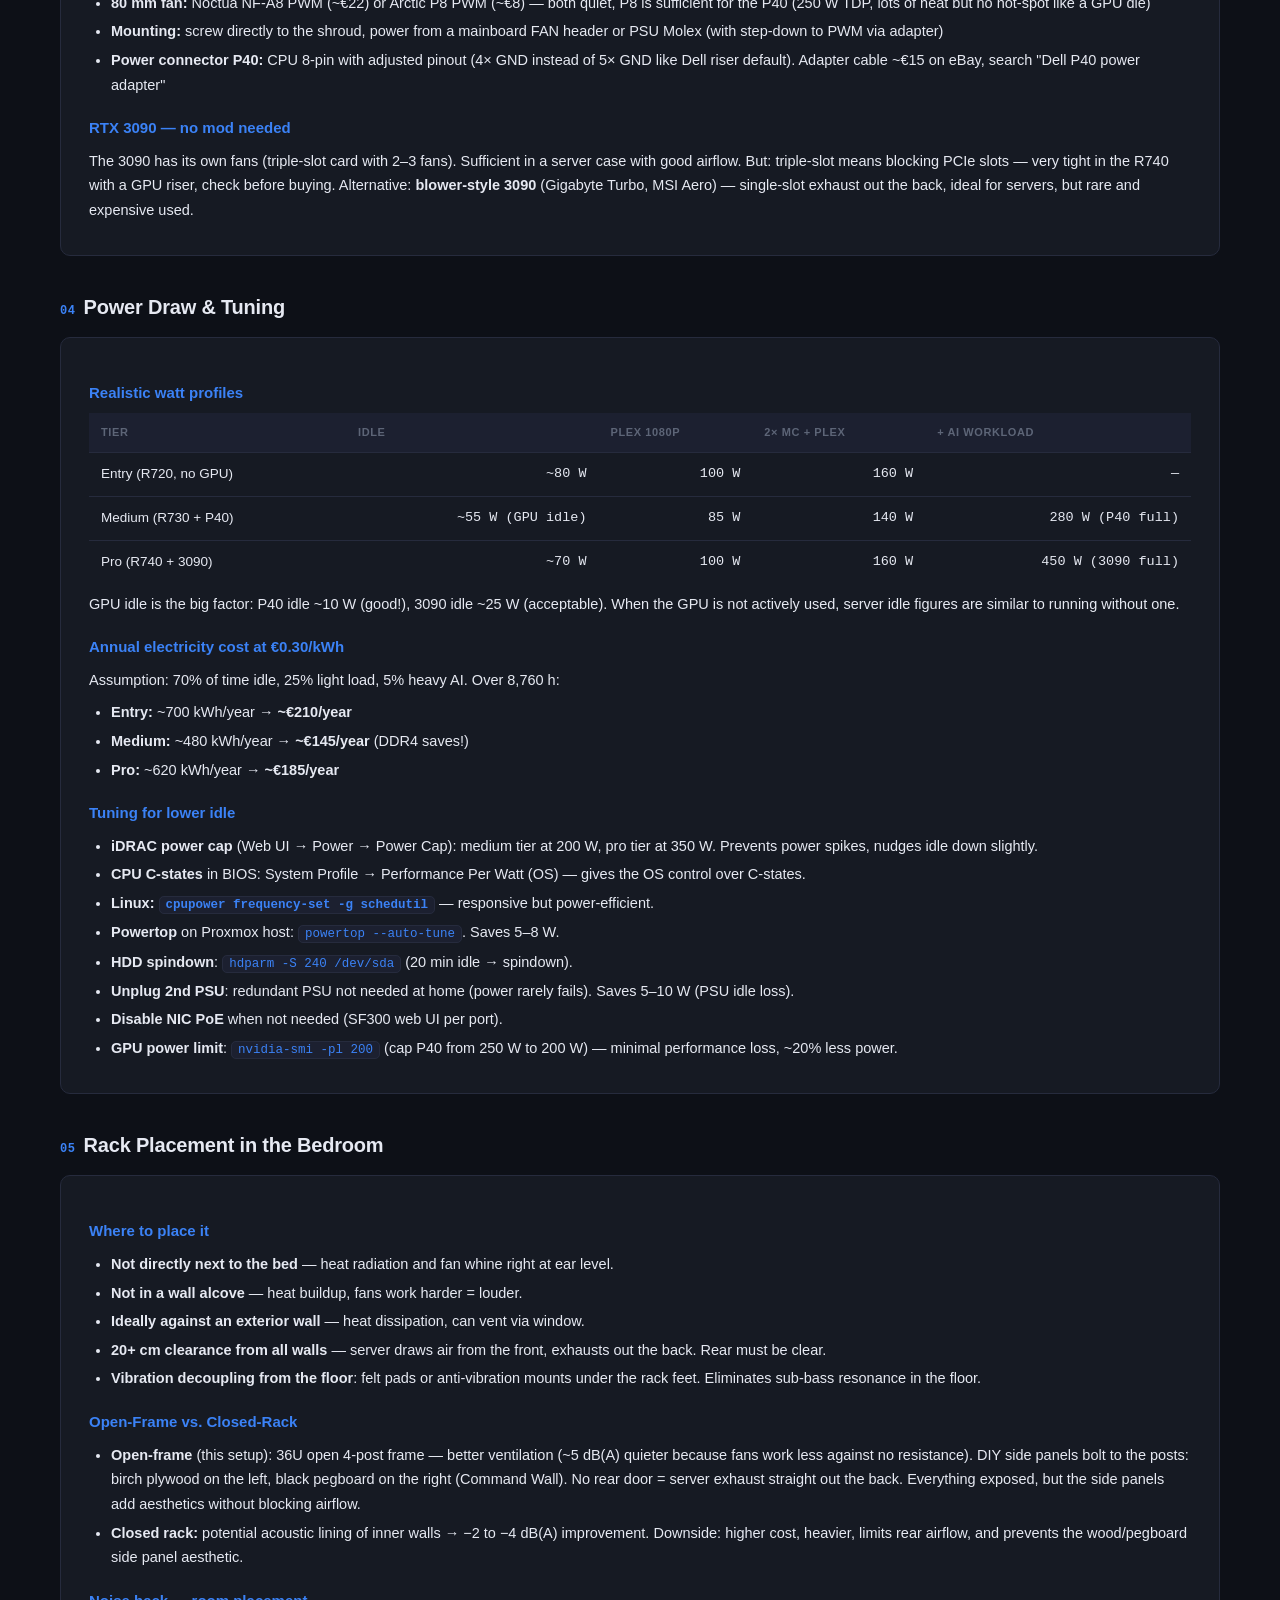
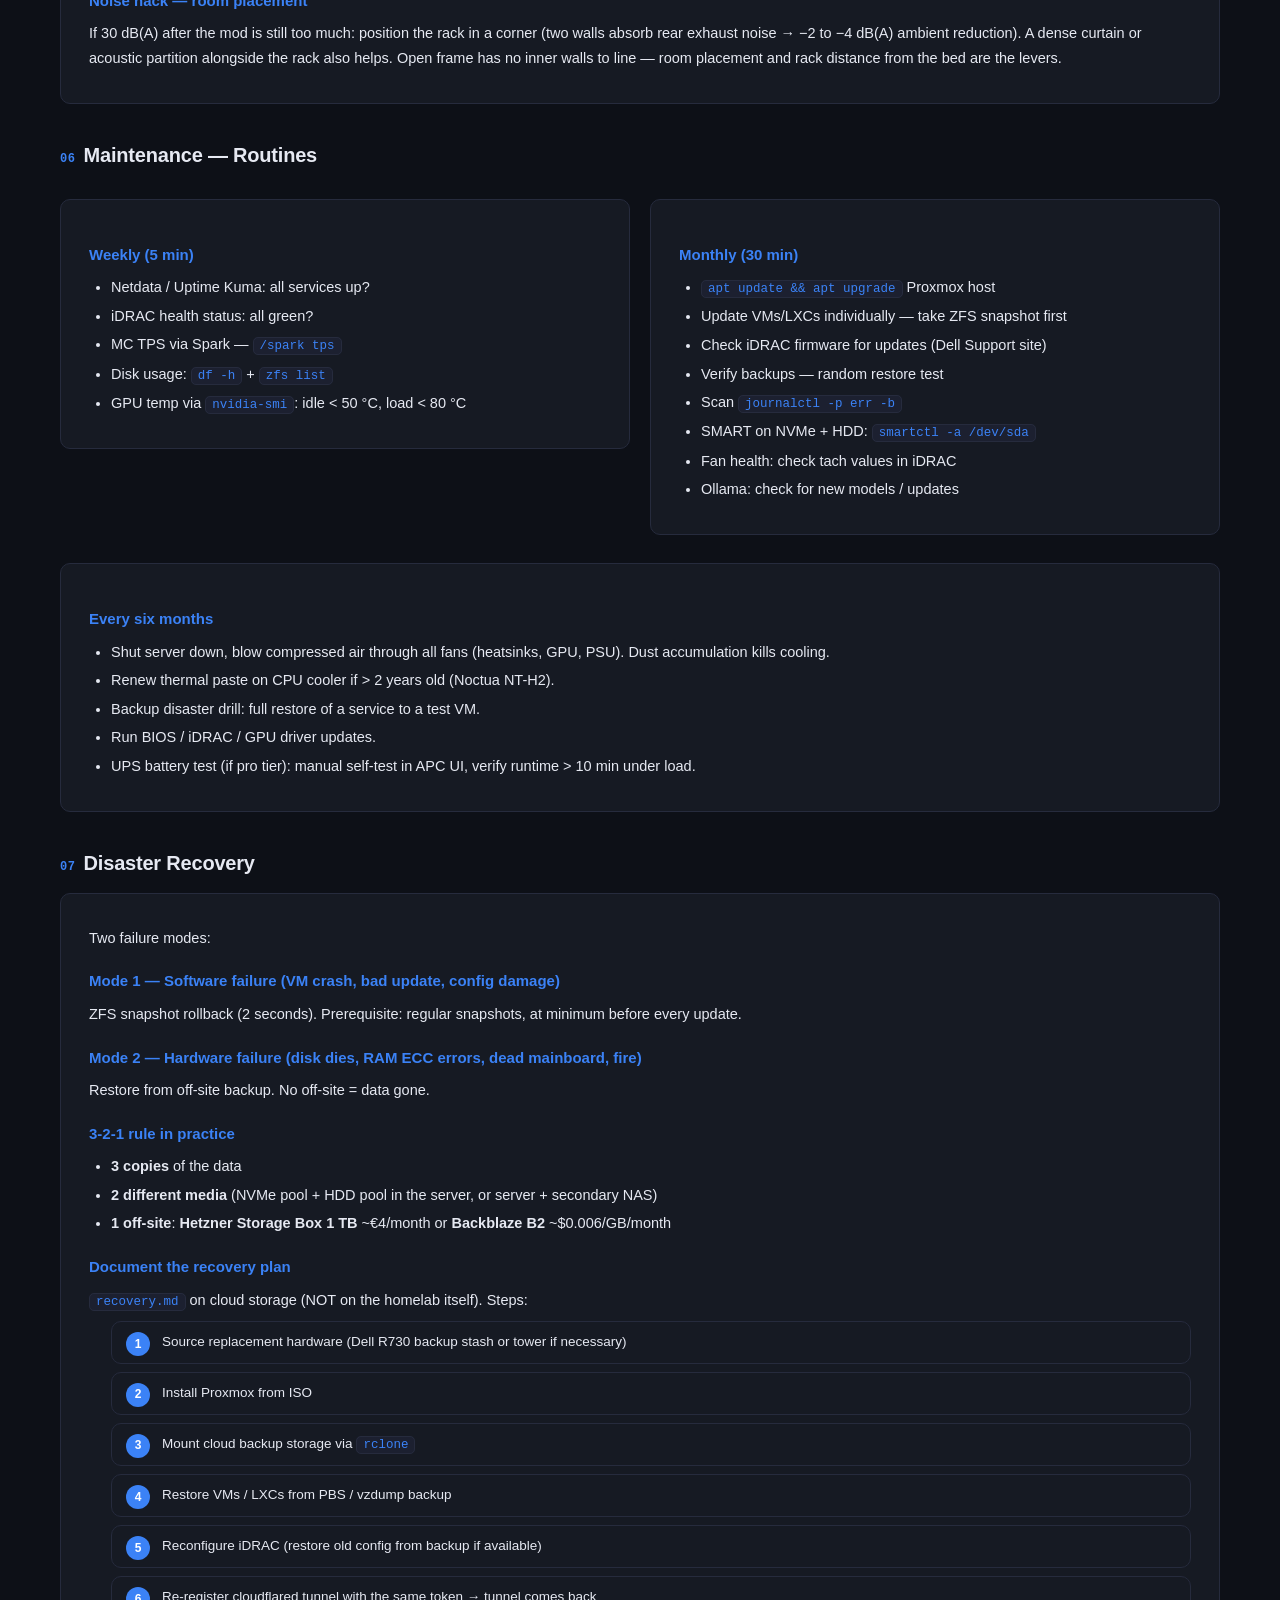
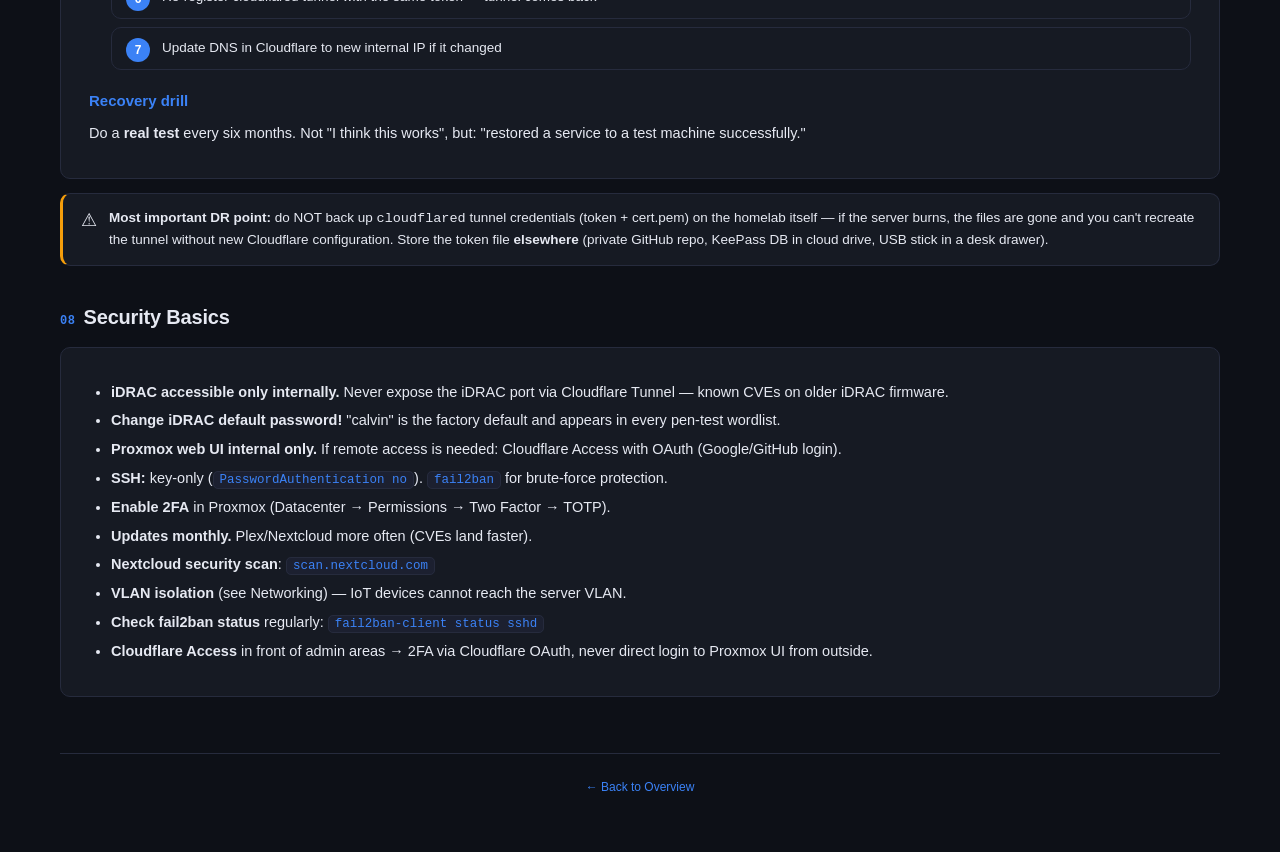
<file: operations.html>
<!DOCTYPE html>
<html lang="en">
<head>
  <meta charset="UTF-8" />
  <meta name="viewport" content="width=device-width, initial-scale=1.0" />
  <title>Operations — Homelab — IT Hub</title>
  <script>(function(){try{var t=localStorage.getItem('it-hub-theme');if(t==='light')document.documentElement.classList.add('theme-light');}catch{}})();</script>
  <link rel="stylesheet" href="style.css" />
  <link rel="stylesheet" href="page.css" />
  <style>:root{--accent:#3b82f6;--accent-rgb:59,130,246;}</style>
</head>
<body>
<div class="container">

  <nav class="topbar">
    <a class="back" href="../../index.html">← Hub</a>
    <span class="brand">IT · Homelab</span>
    <button class="theme-toggle" type="button">☾</button>
  </nav>

  <nav class="subnav">
    <a href="index.html">Overview</a>
    <a href="einkaufsliste.html">Shopping List</a>
    <a href="audio.html">Audio &amp; Multi-Room</a>
    <a href="server.html">Server (Phase 2)</a>
    <a href="networking.html">Networking</a>
    <a href="operations.html" class="active">Operations</a>
    <a href="ai.html">Local AI</a>
  </nav>

  <header class="hero">
    <h1>Operations</h1>
    <p class="lead">Getting a rack server quiet enough for the bedroom — stock fans are torture, Noctua mod + IPMI override are mandatory. Plus: GPU cooling for the Tesla P40, power draw in detail, maintenance routines, disaster recovery, security basics.</p>
  </header>

  <!-- ===== NOISE ===== -->
  <section class="section" id="noise">
    <h2><span class="num">01</span>Noise — The Sore Point of Rack Servers</h2>

    <div class="prose">
      <p>Your desired comfort level: "Lian Li at full load", i.e. <strong>~35–40 dB(A)</strong>. Stock rack servers are far above that. Without a mod an R720/R730/R740 is unusable in a bedroom.</p>

      <h3>Why stock fans are so loud</h3>
      <ul>
        <li><strong>60 mm fans must spin fast</strong> to achieve airflow — smaller diameter = more RPM needed for the same CFM.</li>
        <li><strong>iDRAC logic</strong> ramps fans aggressively when:
          <ul>
            <li>Non-Dell components are detected (e.g. Tesla P40, custom NVMe, third-party RAM)</li>
            <li>Any sensor exceeds an aggressive temperature threshold</li>
            <li>Power profile is set to "Performance" instead of "Custom"</li>
          </ul>
        </li>
        <li><strong>Servers are designed for datacenters</strong>, not living spaces — you can't hear anything there over thousands of other servers anyway.</li>
      </ul>

      <h3>dB(A) comparison</h3>
      <table class="tbl">
        <thead>
          <tr><th>Setup</th><th>Idle</th><th>Load</th></tr>
        </thead>
        <tbody>
          <tr><td>R720/R730 stock (factory fans)</td>            <td class="num">52–58 dB(A)</td><td class="num">65+ dB(A)</td></tr>
          <tr><td>R720/R730 stock + iDRAC override "minimum"</td><td class="num">42–46 dB(A)</td><td class="num">55+ dB(A)</td></tr>
          <tr><td><strong>R720/R730 + Noctua iPPC-3000</strong></td><td class="num"><strong>30–34 dB(A)</strong></td><td class="num">42–46 dB(A)</td></tr>
          <tr><td><strong>R720/R730 + Noctua A6x25 PWM (limited)</strong></td><td class="num"><strong>26–30 dB(A)</strong></td><td class="num">38–42 dB(A)</td></tr>
          <tr><td>R740 stock + override</td>                    <td class="num">38–42 dB(A)</td><td class="num">48+ dB(A)</td></tr>
          <tr><td><strong>R740 + Noctua mod</strong></td>       <td class="num"><strong>26–30 dB(A)</strong></td><td class="num">35–40 dB(A)</td></tr>
        </tbody>
      </table>

      <p>For reference: 30 dB(A) = quiet room background hum, 35 dB(A) = library, 40 dB(A) = quiet office. Lian Li at full load sits at roughly 35–40.</p>
    </div>

    <div class="callout danger">
      <span class="icon">!</span>
      <div class="body"><strong>Straight talk:</strong> even after the mod a rack server is <strong>louder</strong> than a DIY tower with Noctua fans. If absolute silence in the bedroom is critical for you, a tower (Fractal Define R5/7) is quieter. What you gain with a rack setup: looks, modularity, ECC RAM support, per-outlet power control. What you lose: ~10 dB(A) compared to a tower.</div>
    </div>
  </section>

  <!-- ===== FAN MOD — STEP-BY-STEP ===== -->
  <section class="section" id="fan-mod">
    <h2><span class="num">02</span>Fan Mod — Step-by-Step</h2>

    <div class="prose">
      <h3>Option A — Install Noctua fans directly</h3>
      <p>Fan size differs per server generation:</p>
      <ul>
        <li><strong>R720/R730 (2U)</strong> — 6× 60 mm hot-swap fans. Replacement: <strong>Noctua NF-A6x25 PWM</strong> (60 mm, ~€18/each, max 3000 RPM, 19.3 dB(A) at 100%).</li>
        <li><strong>R740 (2U)</strong> — 6× 60 mm hot-swap fans. Same replacement.</li>
        <li><strong>4U server (Supermicro 846)</strong> — 80 mm fans. Noctua NF-A8 PWM (~€22/each).</li>
      </ul>

      <h3>Step-by-step (R730, 6× NF-A6x25)</h3>
      <ol class="steps">
        <li><strong>Shut down the server</strong>, disconnect power (both PSUs), wait 60 s (residual charge).</li>
        <li><strong>Pull hot-swap fans</strong> — all 6 at the top of the server, each with a lever latch. Dell fans have a proprietary 5-pin connector (5 pins for RPM value + status signal).</li>
        <li><strong>Cut the connector off</strong> leaving ~5 cm of cable on the connector side. You'll splice this onto the Noctua pins.</li>
        <li><strong>Document pinout</strong>:
          <ul>
            <li>Dell: 1=GND (black), 2=+12V (red), 3=Tach (yellow), 4=PWM (blue), 5=ID (often green)</li>
            <li>Noctua: 1=GND, 2=+12V, 3=Tach, 4=PWM (standard PWM, only 4 pins)</li>
            <li>Pin 5 (Dell ID) left unconnected — iDRAC accepts "no ID" as long as the fan delivers valid tach values</li>
          </ul>
        </li>
        <li><strong>Solder</strong>: Dell connector onto Noctua cable. Heat-shrink tubing, heat gun.</li>
        <li><strong>Re-insert fans</strong> into the hot-swap mount. Keep track of slot positions (some slots carry sensor IDs).</li>
        <li><strong>Reconnect PSUs, boot.</strong> iDRAC will now show under "System Health → Cooling": fans running with tach values, but the system gets nervous and spins up due to tach-value mismatch from expected.</li>
        <li><strong>Activate IPMI override</strong> (next block) — otherwise everything runs at 100%.</li>
      </ol>

      <p><strong>Buy adapter cables:</strong> search eBay for <code>"Dell PowerEdge fan adapter Noctua"</code> — modders sell ready-made adapter cables with Dell connector to 4-pin PWM header. Costs ~€15–20 instead of soldering yourself. Model-specific (R720 vs R730 vs R740 differ!).</p>

      <h3>Option B — IPMI override <em>without</em> fan mod</h3>
      <p>Weaker but free: use <code>ipmitool raw</code> to force the stock fans to lower RPM manually. Gets you ~10 dB(A), but fans are still loud at 60% speed (which you need, because 60 mm is just 60 mm).</p>

      <pre><code># On the Proxmox host
apt install ipmitool

# Enable manual fan control (instead of iDRAC auto)
ipmitool -I lanplus -H &lt;iDRAC-IP&gt; -U root -P calvin raw 0x30 0x30 0x01 0x00

# Set speed — 0x14 = 20%, 0x32 = 50%
ipmitool -I lanplus -H &lt;iDRAC-IP&gt; -U root -P calvin raw 0x30 0x30 0x02 0xff 0x14

# Re-enable auto
ipmitool -I lanplus -H &lt;iDRAC-IP&gt; -U root -P calvin raw 0x30 0x30 0x01 0x01</code></pre>

      <p><strong>Warning:</strong> manual override ignores temperature — under heat the server stays at low RPM and potentially overheats. Solution: a <strong>temperature watchdog script</strong> on the Proxmox host that re-enables auto mode when temperature hits critical.</p>

      <pre><code>#!/bin/bash
# /usr/local/bin/fan-watchdog.sh
IDRAC=192.168.20.50
USER=root
PASS=calvin
THRESHOLD=70  # °C

cpu_temp=$(ipmitool -I lanplus -H $IDRAC -U $USER -P $PASS sdr type temperature \
  | grep -oP "(?&lt;=Temp.*\| )\d+" | sort -nr | head -1)

if [ "$cpu_temp" -gt "$THRESHOLD" ]; then
  ipmitool -I lanplus -H $IDRAC -U $USER -P $PASS raw 0x30 0x30 0x01 0x01
  logger "fan-watchdog: temp ${cpu_temp}°C - AUTO mode"
fi</code></pre>

      <p>Run as a systemd timer every 60 s.</p>
    </div>
  </section>

  <!-- ===== GPU COOLING ===== -->
  <section class="section">
    <h2><span class="num">03</span>GPU Cooling — Tesla P40 is Passive!</h2>

    <div class="prose">
      <p>The Tesla P40 was designed for datacenter servers — it has <strong>no fans of its own</strong> and relies on server airflow from front to back passing through it. In a typical R730 setup this works fine, BUT: after the Noctua fan mod airflow is no longer sufficient (Noctua iPPC are quieter → less CFM).</p>

      <h3>Solution — 3D-printed shroud + 80 mm fan</h3>
      <p>There are <strong>ready-made STL files</strong> on Thingiverse / Printables for "Tesla P40 fan shroud". The adapter form attaches to the back of the GPU and holds a standard 80 mm fan that draws air through the card.</p>
      <ul>
        <li><strong>STL files:</strong> search "Tesla P40 fan shroud" on <a href="https://www.printables.com">printables.com</a> — various models, ~€2 to print locally or ~€8 finished via JLCPCB</li>
        <li><strong>80 mm fan:</strong> Noctua NF-A8 PWM (~€22) or Arctic P8 PWM (~€8) — both quiet, P8 is sufficient for the P40 (250 W TDP, lots of heat but no hot-spot like a GPU die)</li>
        <li><strong>Mounting:</strong> screw directly to the shroud, power from a mainboard FAN header or PSU Molex (with step-down to PWM via adapter)</li>
        <li><strong>Power connector P40:</strong> CPU 8-pin with adjusted pinout (4× GND instead of 5× GND like Dell riser default). Adapter cable ~€15 on eBay, search "Dell P40 power adapter"</li>
      </ul>

      <h3>RTX 3090 — no mod needed</h3>
      <p>The 3090 has its own fans (triple-slot card with 2–3 fans). Sufficient in a server case with good airflow. But: triple-slot means blocking PCIe slots — very tight in the R740 with a GPU riser, check before buying. Alternative: <strong>blower-style 3090</strong> (Gigabyte Turbo, MSI Aero) — single-slot exhaust out the back, ideal for servers, but rare and expensive used.</p>
    </div>
  </section>

  <!-- ===== POWER ===== -->
  <section class="section">
    <h2><span class="num">04</span>Power Draw &amp; Tuning</h2>

    <div class="prose">
      <h3>Realistic watt profiles</h3>
      <table class="tbl">
        <thead>
          <tr><th>Tier</th><th>Idle</th><th>Plex 1080p</th><th>2× MC + Plex</th><th>+ AI workload</th></tr>
        </thead>
        <tbody>
          <tr><td>Entry (R720, no GPU)</td>     <td class="num">~80 W</td><td class="num">100 W</td><td class="num">160 W</td><td class="num">—</td></tr>
          <tr><td>Medium (R730 + P40)</td>             <td class="num">~55 W (GPU idle)</td><td class="num">85 W</td><td class="num">140 W</td><td class="num">280 W (P40 full)</td></tr>
          <tr><td>Pro (R740 + 3090)</td>               <td class="num">~70 W</td><td class="num">100 W</td><td class="num">160 W</td><td class="num">450 W (3090 full)</td></tr>
        </tbody>
      </table>

      <p>GPU idle is the big factor: P40 idle ~10 W (good!), 3090 idle ~25 W (acceptable). When the GPU is not actively used, server idle figures are similar to running without one.</p>

      <h3>Annual electricity cost at €0.30/kWh</h3>
      <p>Assumption: 70% of time idle, 25% light load, 5% heavy AI. Over 8,760 h:</p>
      <ul>
        <li><strong>Entry:</strong> ~700 kWh/year → <strong>~€210/year</strong></li>
        <li><strong>Medium:</strong> ~480 kWh/year → <strong>~€145/year</strong> (DDR4 saves!)</li>
        <li><strong>Pro:</strong> ~620 kWh/year → <strong>~€185/year</strong></li>
      </ul>

      <h3>Tuning for lower idle</h3>
      <ul>
        <li><strong>iDRAC power cap</strong> (Web UI → Power → Power Cap): medium tier at 200 W, pro tier at 350 W. Prevents power spikes, nudges idle down slightly.</li>
        <li><strong>CPU C-states</strong> in BIOS: System Profile → Performance Per Watt (OS) — gives the OS control over C-states.</li>
        <li><strong>Linux: <code>cpupower frequency-set -g schedutil</code></strong> — responsive but power-efficient.</li>
        <li><strong>Powertop</strong> on Proxmox host: <code>powertop --auto-tune</code>. Saves 5–8 W.</li>
        <li><strong>HDD spindown</strong>: <code>hdparm -S 240 /dev/sda</code> (20 min idle → spindown).</li>
        <li><strong>Unplug 2nd PSU</strong>: redundant PSU not needed at home (power rarely fails). Saves 5–10 W (PSU idle loss).</li>
        <li><strong>Disable NIC PoE</strong> when not needed (SF300 web UI per port).</li>
        <li><strong>GPU power limit</strong>: <code>nvidia-smi -pl 200</code> (cap P40 from 250 W to 200 W) — minimal performance loss, ~20% less power.</li>
      </ul>
    </div>
  </section>

  <!-- ===== RACK PLACEMENT ===== -->
  <section class="section">
    <h2><span class="num">05</span>Rack Placement in the Bedroom</h2>

    <div class="prose">
      <h3>Where to place it</h3>
      <ul>
        <li><strong>Not directly next to the bed</strong> — heat radiation and fan whine right at ear level.</li>
        <li><strong>Not in a wall alcove</strong> — heat buildup, fans work harder = louder.</li>
        <li><strong>Ideally against an exterior wall</strong> — heat dissipation, can vent via window.</li>
        <li><strong>20+ cm clearance from all walls</strong> — server draws air from the front, exhausts out the back. Rear must be clear.</li>
        <li><strong>Vibration decoupling from the floor</strong>: felt pads or anti-vibration mounts under the rack feet. Eliminates sub-bass resonance in the floor.</li>
      </ul>

      <h3>Open-Frame vs. Closed-Rack</h3>
      <ul>
        <li><strong>Open-frame</strong> (this setup): 36U open 4-post frame — better ventilation (~5 dB(A) quieter because fans work less against no resistance). DIY side panels bolt to the posts: birch plywood on the left, black pegboard on the right (Command Wall). No rear door = server exhaust straight out the back. Everything exposed, but the side panels add aesthetics without blocking airflow.</li>
        <li><strong>Closed rack:</strong> potential acoustic lining of inner walls → −2 to −4 dB(A) improvement. Downside: higher cost, heavier, limits rear airflow, and prevents the wood/pegboard side panel aesthetic.</li>
      </ul>

      <h3>Noise hack — room placement</h3>
      <p>If 30 dB(A) after the mod is still too much: position the rack in a corner (two walls absorb rear exhaust noise → −2 to −4 dB(A) ambient reduction). A dense curtain or acoustic partition alongside the rack also helps. Open frame has no inner walls to line — room placement and rack distance from the bed are the levers.</p>
    </div>
  </section>

  <!-- ===== MAINTENANCE ===== -->
  <section class="section">
    <h2><span class="num">06</span>Maintenance — Routines</h2>

    <div class="twocol">
      <div>
        <div class="prose">
          <h3>Weekly (5 min)</h3>
          <ul>
            <li>Netdata / Uptime Kuma: all services up?</li>
            <li>iDRAC health status: all green?</li>
            <li>MC TPS via Spark — <code>/spark tps</code></li>
            <li>Disk usage: <code>df -h</code> + <code>zfs list</code></li>
            <li>GPU temp via <code>nvidia-smi</code>: idle &lt; 50 °C, load &lt; 80 °C</li>
          </ul>
        </div>
      </div>

      <div>
        <div class="prose">
          <h3>Monthly (30 min)</h3>
          <ul>
            <li><code>apt update &amp;&amp; apt upgrade</code> Proxmox host</li>
            <li>Update VMs/LXCs individually — take ZFS snapshot first</li>
            <li>Check iDRAC firmware for updates (Dell Support site)</li>
            <li>Verify backups — random restore test</li>
            <li>Scan <code>journalctl -p err -b</code></li>
            <li>SMART on NVMe + HDD: <code>smartctl -a /dev/sda</code></li>
            <li>Fan health: check tach values in iDRAC</li>
            <li>Ollama: check for new models / updates</li>
          </ul>
        </div>
      </div>
    </div>

    <div class="prose">
      <h3>Every six months</h3>
      <ul>
        <li>Shut server down, blow compressed air through all fans (heatsinks, GPU, PSU). Dust accumulation kills cooling.</li>
        <li>Renew thermal paste on CPU cooler if &gt; 2 years old (Noctua NT-H2).</li>
        <li>Backup disaster drill: full restore of a service to a test VM.</li>
        <li>Run BIOS / iDRAC / GPU driver updates.</li>
        <li>UPS battery test (if pro tier): manual self-test in APC UI, verify runtime &gt; 10 min under load.</li>
      </ul>
    </div>
  </section>

  <!-- ===== DR ===== -->
  <section class="section">
    <h2><span class="num">07</span>Disaster Recovery</h2>

    <div class="prose">
      <p>Two failure modes:</p>

      <h3>Mode 1 — Software failure (VM crash, bad update, config damage)</h3>
      <p>ZFS snapshot rollback (2 seconds). Prerequisite: regular snapshots, at minimum before every update.</p>

      <h3>Mode 2 — Hardware failure (disk dies, RAM ECC errors, dead mainboard, fire)</h3>
      <p>Restore from off-site backup. No off-site = data gone.</p>

      <h3>3-2-1 rule in practice</h3>
      <ul>
        <li><strong>3 copies</strong> of the data</li>
        <li><strong>2 different media</strong> (NVMe pool + HDD pool in the server, or server + secondary NAS)</li>
        <li><strong>1 off-site</strong>: <strong>Hetzner Storage Box 1 TB</strong> ~€4/month or <strong>Backblaze B2</strong> ~$0.006/GB/month</li>
      </ul>

      <h3>Document the recovery plan</h3>
      <p><code>recovery.md</code> on cloud storage (NOT on the homelab itself). Steps:</p>
      <ol class="steps">
        <li>Source replacement hardware (Dell R730 backup stash or tower if necessary)</li>
        <li>Install Proxmox from ISO</li>
        <li>Mount cloud backup storage via <code>rclone</code></li>
        <li>Restore VMs / LXCs from PBS / vzdump backup</li>
        <li>Reconfigure iDRAC (restore old config from backup if available)</li>
        <li>Re-register cloudflared tunnel with the same token → tunnel comes back</li>
        <li>Update DNS in Cloudflare to new internal IP if it changed</li>
      </ol>

      <h3>Recovery drill</h3>
      <p>Do a <strong>real test</strong> every six months. Not "I think this works", but: "restored a service to a test machine successfully."</p>
    </div>

    <div class="callout warn">
      <span class="icon">⚠</span>
      <div class="body"><strong>Most important DR point:</strong> do NOT back up <code>cloudflared</code> tunnel credentials (token + cert.pem) on the homelab itself — if the server burns, the files are gone and you can't recreate the tunnel without new Cloudflare configuration. Store the token file <strong>elsewhere</strong> (private GitHub repo, KeePass DB in cloud drive, USB stick in a desk drawer).</div>
    </div>
  </section>

  <!-- ===== SECURITY ===== -->
  <section class="section">
    <h2><span class="num">08</span>Security Basics</h2>

    <div class="prose">
      <ul>
        <li><strong>iDRAC accessible only internally.</strong> Never expose the iDRAC port via Cloudflare Tunnel — known CVEs on older iDRAC firmware.</li>
        <li><strong>Change iDRAC default password!</strong> "calvin" is the factory default and appears in every pen-test wordlist.</li>
        <li><strong>Proxmox web UI internal only.</strong> If remote access is needed: Cloudflare Access with OAuth (Google/GitHub login).</li>
        <li><strong>SSH:</strong> key-only (<code>PasswordAuthentication no</code>). <code>fail2ban</code> for brute-force protection.</li>
        <li><strong>Enable 2FA</strong> in Proxmox (Datacenter → Permissions → Two Factor → TOTP).</li>
        <li><strong>Updates monthly.</strong> Plex/Nextcloud more often (CVEs land faster).</li>
        <li><strong>Nextcloud security scan</strong>: <code>scan.nextcloud.com</code></li>
        <li><strong>VLAN isolation</strong> (see Networking) — IoT devices cannot reach the server VLAN.</li>
        <li><strong>Check fail2ban status</strong> regularly: <code>fail2ban-client status sshd</code></li>
        <li><strong>Cloudflare Access</strong> in front of admin areas → 2FA via Cloudflare OAuth, never direct login to Proxmox UI from outside.</li>
      </ul>
    </div>
  </section>

  <footer class="foot">
    <a href="index.html">← Back to Overview</a>
  </footer>
</div>

<script src="theme.js"></script>
</body>
</html>
</file>
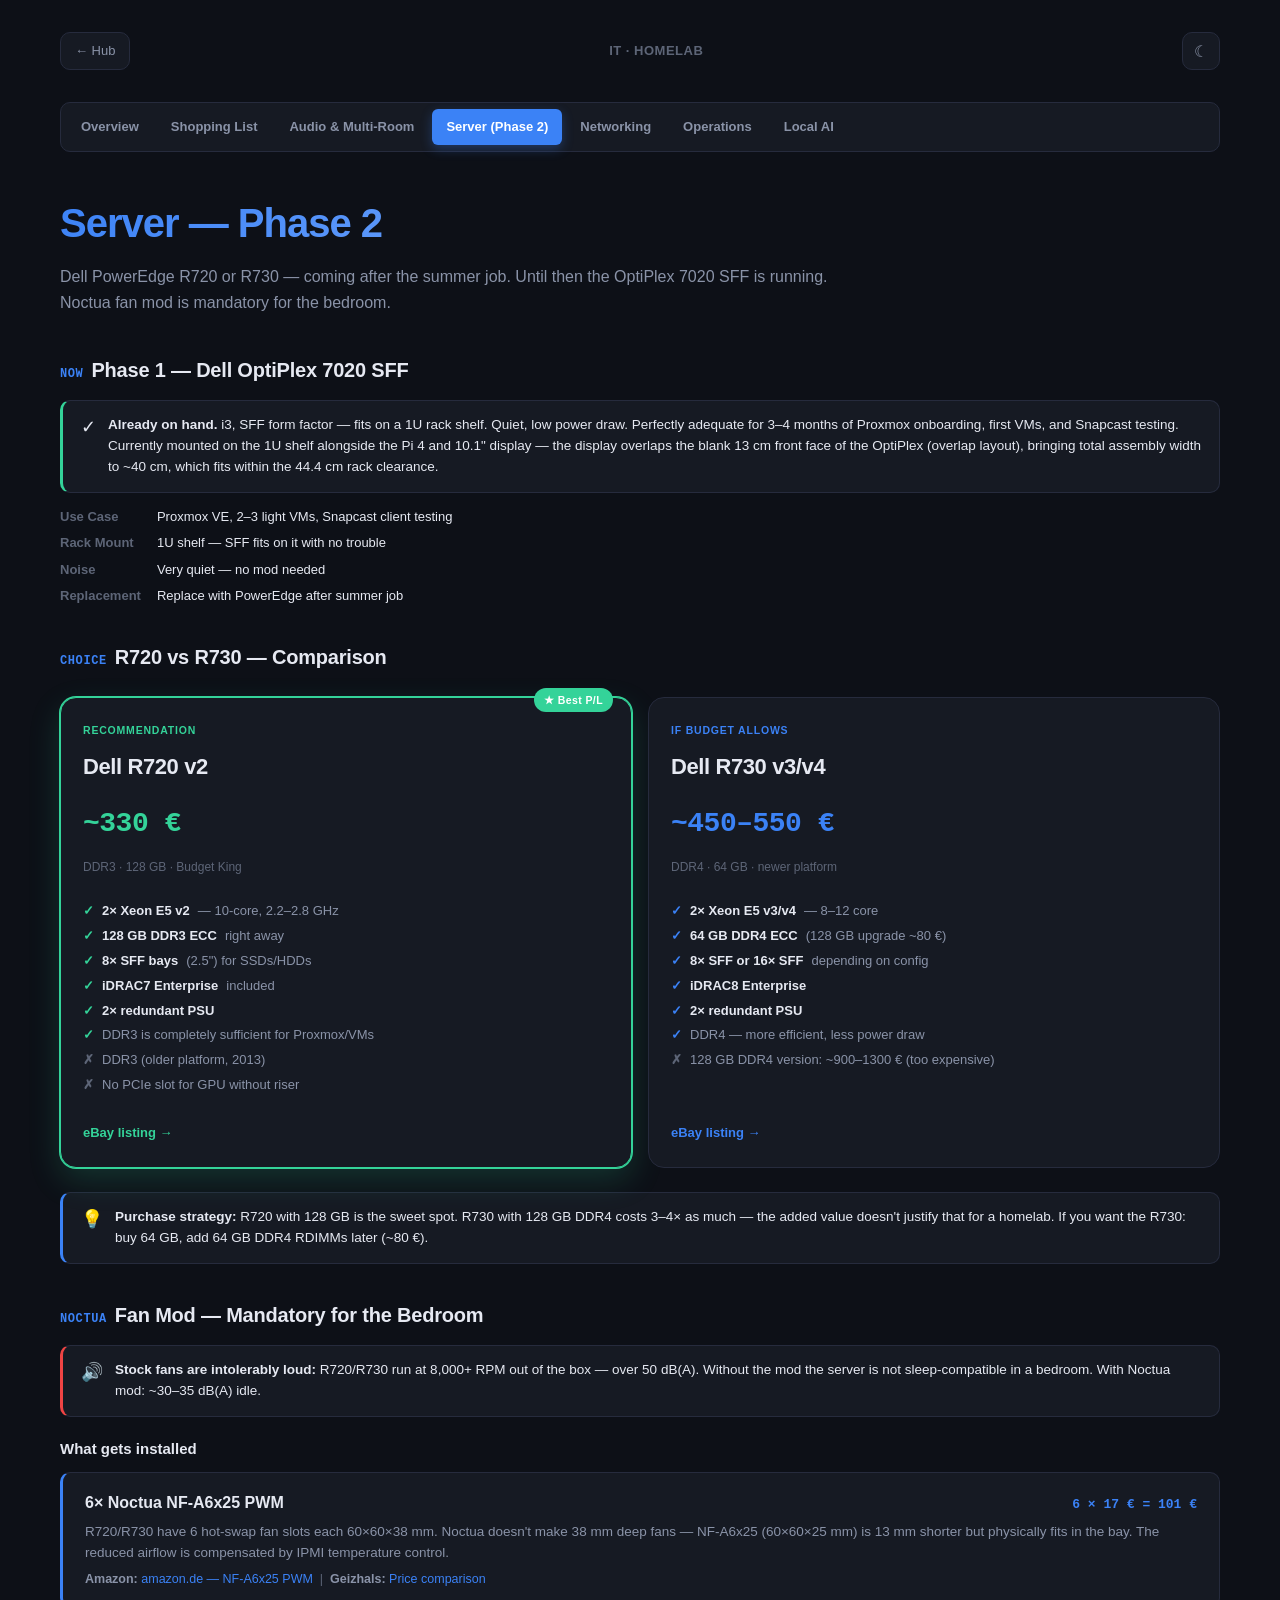
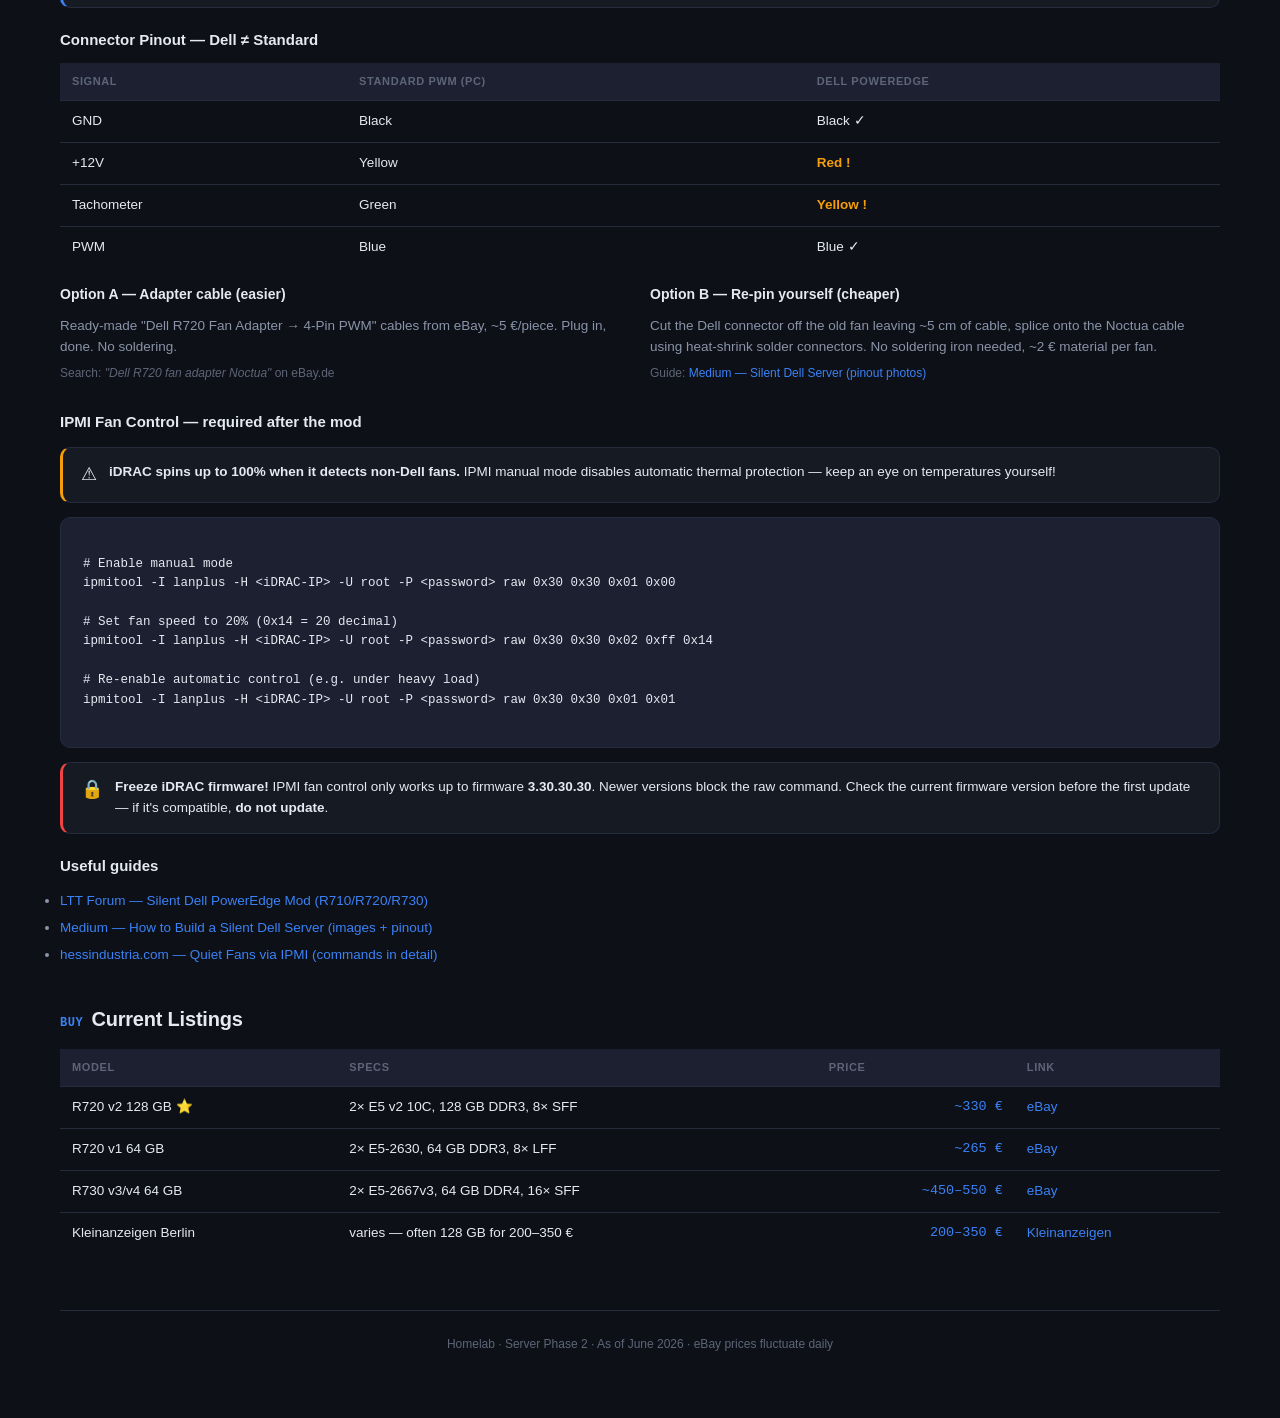
<file: server.html>
<!DOCTYPE html>
<html lang="en">
<head>
  <meta charset="UTF-8" />
  <meta name="viewport" content="width=device-width, initial-scale=1.0" />
  <title>Server Phase 2 — Homelab</title>
  <script>(function(){try{var t=localStorage.getItem('it-hub-theme');if(t==='light')document.documentElement.classList.add('theme-light');}catch{}})();</script>
  <link rel="stylesheet" href="style.css" />
  <link rel="stylesheet" href="page.css" />
  <style>:root{--accent:#3b82f6;--accent-rgb:59,130,246;}</style>
</head>
<body>
<div class="container">

  <nav class="topbar">
    <a class="back" href="../../index.html">← Hub</a>
    <span class="brand">IT · Homelab</span>
    <button class="theme-toggle" type="button">☾</button>
  </nav>

  <nav class="subnav">
    <a href="index.html">Overview</a>
    <a href="einkaufsliste.html">Shopping List</a>
    <a href="audio.html">Audio &amp; Multi-Room</a>
    <a href="server.html" class="active">Server (Phase 2)</a>
    <a href="networking.html">Networking</a>
    <a href="operations.html">Operations</a>
    <a href="ai.html">Local AI</a>
  </nav>

  <header class="hero">
    <h1>Server — Phase 2</h1>
    <p class="lead">Dell PowerEdge R720 or R730 — coming after the summer job. Until then the OptiPlex 7020 SFF is running. Noctua fan mod is mandatory for the bedroom.</p>
  </header>

  <!-- ===== PHASE 1 BRIDGE ===== -->
  <section class="section">
    <h2><span class="num">NOW</span>Phase 1 — Dell OptiPlex 7020 SFF</h2>
    <div class="callout ok">
      <div class="icon">✓</div>
      <div class="body"><strong>Already on hand.</strong> i3, SFF form factor — fits on a 1U rack shelf. Quiet, low power draw. Perfectly adequate for 3–4 months of Proxmox onboarding, first VMs, and Snapcast testing. Currently mounted on the 1U shelf alongside the Pi 4 and 10.1" display — the display overlaps the blank 13 cm front face of the OptiPlex (overlap layout), bringing total assembly width to ~40 cm, which fits within the 44.4 cm rack clearance.</div>
    </div>
    <dl class="kv" style="margin-top:14px;">
      <dt>Use Case</dt><dd>Proxmox VE, 2–3 light VMs, Snapcast client testing</dd>
      <dt>Rack Mount</dt><dd>1U shelf — SFF fits on it with no trouble</dd>
      <dt>Noise</dt><dd>Very quiet — no mod needed</dd>
      <dt>Replacement</dt><dd>Replace with PowerEdge after summer job</dd>
    </dl>
  </section>

  <!-- ===== R720 VS R730 ===== -->
  <section class="section">
    <h2><span class="num">CHOICE</span>R720 vs R730 — Comparison</h2>

    <div class="tier-grid" style="grid-template-columns: 1fr 1fr;">
      <div class="tier-card recommended" style="--tier-color:#34d399;--tier-rgb:52,211,153;">
        <div class="tier-tag">Recommendation</div>
        <h3>Dell R720 v2</h3>
        <div class="tier-price">~330 €</div>
        <div class="tier-sub">DDR3 · 128 GB · Budget King</div>
        <ul class="tier-list">
          <li><strong>2× Xeon E5 v2</strong> — 10-core, 2.2–2.8 GHz</li>
          <li><strong>128 GB DDR3 ECC</strong> right away</li>
          <li><strong>8× SFF bays</strong> (2.5") for SSDs/HDDs</li>
          <li><strong>iDRAC7 Enterprise</strong> included</li>
          <li><strong>2× redundant PSU</strong></li>
          <li>DDR3 is completely sufficient for Proxmox/VMs</li>
          <li class="no">DDR3 (older platform, 2013)</li>
          <li class="no">No PCIe slot for GPU without riser</li>
        </ul>
        <a class="tier-cta" href="https://www.ebay.de/itm/145556305762" target="_blank">eBay listing →</a>
      </div>

      <div class="tier-card" style="--tier-color:#3b82f6;--tier-rgb:59,130,246;">
        <div class="tier-tag">If budget allows</div>
        <h3>Dell R730 v3/v4</h3>
        <div class="tier-price">~450–550 €</div>
        <div class="tier-sub">DDR4 · 64 GB · newer platform</div>
        <ul class="tier-list">
          <li><strong>2× Xeon E5 v3/v4</strong> — 8–12 core</li>
          <li><strong>64 GB DDR4 ECC</strong> (128 GB upgrade ~80 €)</li>
          <li><strong>8× SFF or 16× SFF</strong> depending on config</li>
          <li><strong>iDRAC8 Enterprise</strong></li>
          <li><strong>2× redundant PSU</strong></li>
          <li>DDR4 — more efficient, less power draw</li>
          <li class="no">128 GB DDR4 version: ~900–1300 € (too expensive)</li>
        </ul>
        <a class="tier-cta" href="https://www.ebay.de/itm/116290115494" target="_blank">eBay listing →</a>
      </div>
    </div>

    <div class="callout info" style="margin-top:4px;">
      <div class="icon">💡</div>
      <div class="body"><strong>Purchase strategy:</strong> R720 with 128 GB is the sweet spot. R730 with 128 GB DDR4 costs 3–4× as much — the added value doesn't justify that for a homelab. If you want the R730: buy 64 GB, add 64 GB DDR4 RDIMMs later (~80 €).</div>
    </div>
  </section>

  <!-- ===== NOCTUA MOD ===== -->
  <section class="section">
    <h2><span class="num">NOCTUA</span>Fan Mod — Mandatory for the Bedroom</h2>

    <div class="callout danger">
      <div class="icon">🔊</div>
      <div class="body"><strong>Stock fans are intolerably loud:</strong> R720/R730 run at 8,000+ RPM out of the box — over 50 dB(A). Without the mod the server is not sleep-compatible in a bedroom. With Noctua mod: ~30–35 dB(A) idle.</div>
    </div>

    <h3 style="font-size:15px;font-weight:700;margin:20px 0 12px;">What gets installed</h3>
    <div class="comp">
      <h3>6× Noctua NF-A6x25 PWM <span class="price-tag">6 × 17 € = 101 €</span></h3>
      <div class="why">R720/R730 have 6 hot-swap fan slots each 60×60×38 mm. Noctua doesn't make 38 mm deep fans — NF-A6x25 (60×60×25 mm) is 13 mm shorter but physically fits in the bay. The reduced airflow is compensated by IPMI temperature control.</div>
      <div class="alt">
        <strong>Amazon:</strong> <a href="https://www.amazon.de/dp/B00VXTANZ4" target="_blank">amazon.de — NF-A6x25 PWM</a> &nbsp;|&nbsp;
        <strong>Geizhals:</strong> <a href="https://geizhals.de/noctua-nf-a6x25-pwm-a1525187.html" target="_blank">Price comparison</a>
      </div>
    </div>

    <h3 style="font-size:15px;font-weight:700;margin:20px 0 12px;">Connector Pinout — Dell ≠ Standard</h3>
    <table class="tbl">
      <thead><tr><th>Signal</th><th>Standard PWM (PC)</th><th>Dell PowerEdge</th></tr></thead>
      <tbody>
        <tr><td>GND</td><td>Black</td><td>Black ✓</td></tr>
        <tr><td>+12V</td><td>Yellow</td><td><strong style="color:#f59e0b;">Red !</strong></td></tr>
        <tr><td>Tachometer</td><td>Green</td><td><strong style="color:#f59e0b;">Yellow !</strong></td></tr>
        <tr><td>PWM</td><td>Blue</td><td>Blue ✓</td></tr>
      </tbody>
    </table>

    <div class="twocol" style="margin-top:16px;">
      <div>
        <h3 style="font-size:14px;font-weight:700;margin-bottom:10px;">Option A — Adapter cable (easier)</h3>
        <p style="font-size:13.5px;color:var(--text-muted);line-height:1.55;">Ready-made "Dell R720 Fan Adapter → 4-Pin PWM" cables from eBay, ~5 €/piece. Plug in, done. No soldering.</p>
        <p style="font-size:12px;color:var(--text-dim);margin-top:6px;">Search: <em>"Dell R720 fan adapter Noctua"</em> on eBay.de</p>
      </div>
      <div>
        <h3 style="font-size:14px;font-weight:700;margin-bottom:10px;">Option B — Re-pin yourself (cheaper)</h3>
        <p style="font-size:13.5px;color:var(--text-muted);line-height:1.55;">Cut the Dell connector off the old fan leaving ~5 cm of cable, splice onto the Noctua cable using heat-shrink solder connectors. No soldering iron needed, ~2 € material per fan.</p>
        <p style="font-size:12px;color:var(--text-dim);margin-top:6px;">Guide: <a href="https://gavin-keli.medium.com/how-to-build-a-silent-dell-server-d15e44aedd4f" target="_blank">Medium — Silent Dell Server (pinout photos)</a></p>
      </div>
    </div>

    <h3 style="font-size:15px;font-weight:700;margin:24px 0 12px;">IPMI Fan Control — required after the mod</h3>
    <div class="callout warn">
      <div class="icon">⚠</div>
      <div class="body"><strong>iDRAC spins up to 100% when it detects non-Dell fans.</strong> IPMI manual mode disables automatic thermal protection — keep an eye on temperatures yourself!</div>
    </div>

    <div class="diagram">
# Enable manual mode
ipmitool -I lanplus -H &lt;iDRAC-IP&gt; -U root -P &lt;password&gt; raw 0x30 0x30 0x01 0x00

# Set fan speed to 20% (0x14 = 20 decimal)
ipmitool -I lanplus -H &lt;iDRAC-IP&gt; -U root -P &lt;password&gt; raw 0x30 0x30 0x02 0xff 0x14

# Re-enable automatic control (e.g. under heavy load)
ipmitool -I lanplus -H &lt;iDRAC-IP&gt; -U root -P &lt;password&gt; raw 0x30 0x30 0x01 0x01
    </div>

    <div class="callout danger">
      <div class="icon">🔒</div>
      <div class="body"><strong>Freeze iDRAC firmware!</strong> IPMI fan control only works up to firmware <strong>3.30.30.30</strong>. Newer versions block the raw command. Check the current firmware version before the first update — if it's compatible, <strong>do not update</strong>.</div>
    </div>

    <h3 style="font-size:15px;font-weight:700;margin:20px 0 10px;">Useful guides</h3>
    <ul style="font-size:13.5px;color:var(--text-muted);line-height:2;">
      <li><a href="https://linustechtips.com/topic/1227789-silent-dell-poweredge-server-mod/" target="_blank">LTT Forum — Silent Dell PowerEdge Mod (R710/R720/R730)</a></li>
      <li><a href="https://gavin-keli.medium.com/how-to-build-a-silent-dell-server-d15e44aedd4f" target="_blank">Medium — How to Build a Silent Dell Server (images + pinout)</a></li>
      <li><a href="https://blog.hessindustria.com/quiet-fans-on-dell-poweredge-servers-via-ipmi/" target="_blank">hessindustria.com — Quiet Fans via IPMI (commands in detail)</a></li>
    </ul>
  </section>

  <!-- ===== PURCHASE LINKS ===== -->
  <section class="section">
    <h2><span class="num">BUY</span>Current Listings</h2>
    <table class="tbl">
      <thead><tr><th>Model</th><th>Specs</th><th>Price</th><th>Link</th></tr></thead>
      <tbody>
        <tr>
          <td>R720 v2 128 GB ⭐</td>
          <td>2× E5 v2 10C, 128 GB DDR3, 8× SFF</td>
          <td class="price">~330 €</td>
          <td><a href="https://www.ebay.de/itm/145556305762" target="_blank">eBay</a></td>
        </tr>
        <tr>
          <td>R720 v1 64 GB</td>
          <td>2× E5-2630, 64 GB DDR3, 8× LFF</td>
          <td class="price">~265 €</td>
          <td><a href="https://www.ebay.de/itm/146073758962" target="_blank">eBay</a></td>
        </tr>
        <tr>
          <td>R730 v3/v4 64 GB</td>
          <td>2× E5-2667v3, 64 GB DDR4, 16× SFF</td>
          <td class="price">~450–550 €</td>
          <td><a href="https://www.ebay.de/itm/116290115494" target="_blank">eBay</a></td>
        </tr>
        <tr>
          <td>Kleinanzeigen Berlin</td>
          <td>varies — often 128 GB for 200–350 €</td>
          <td class="price">200–350 €</td>
          <td><a href="https://www.kleinanzeigen.de/s-pcs/dell-poweredge/k0c228" target="_blank">Kleinanzeigen</a></td>
        </tr>
      </tbody>
    </table>
  </section>

  <footer class="foot">
    Homelab · Server Phase 2 · As of June 2026 · eBay prices fluctuate daily
  </footer>
</div>
<script src="theme.js"></script>
</body>
</html>
</file>
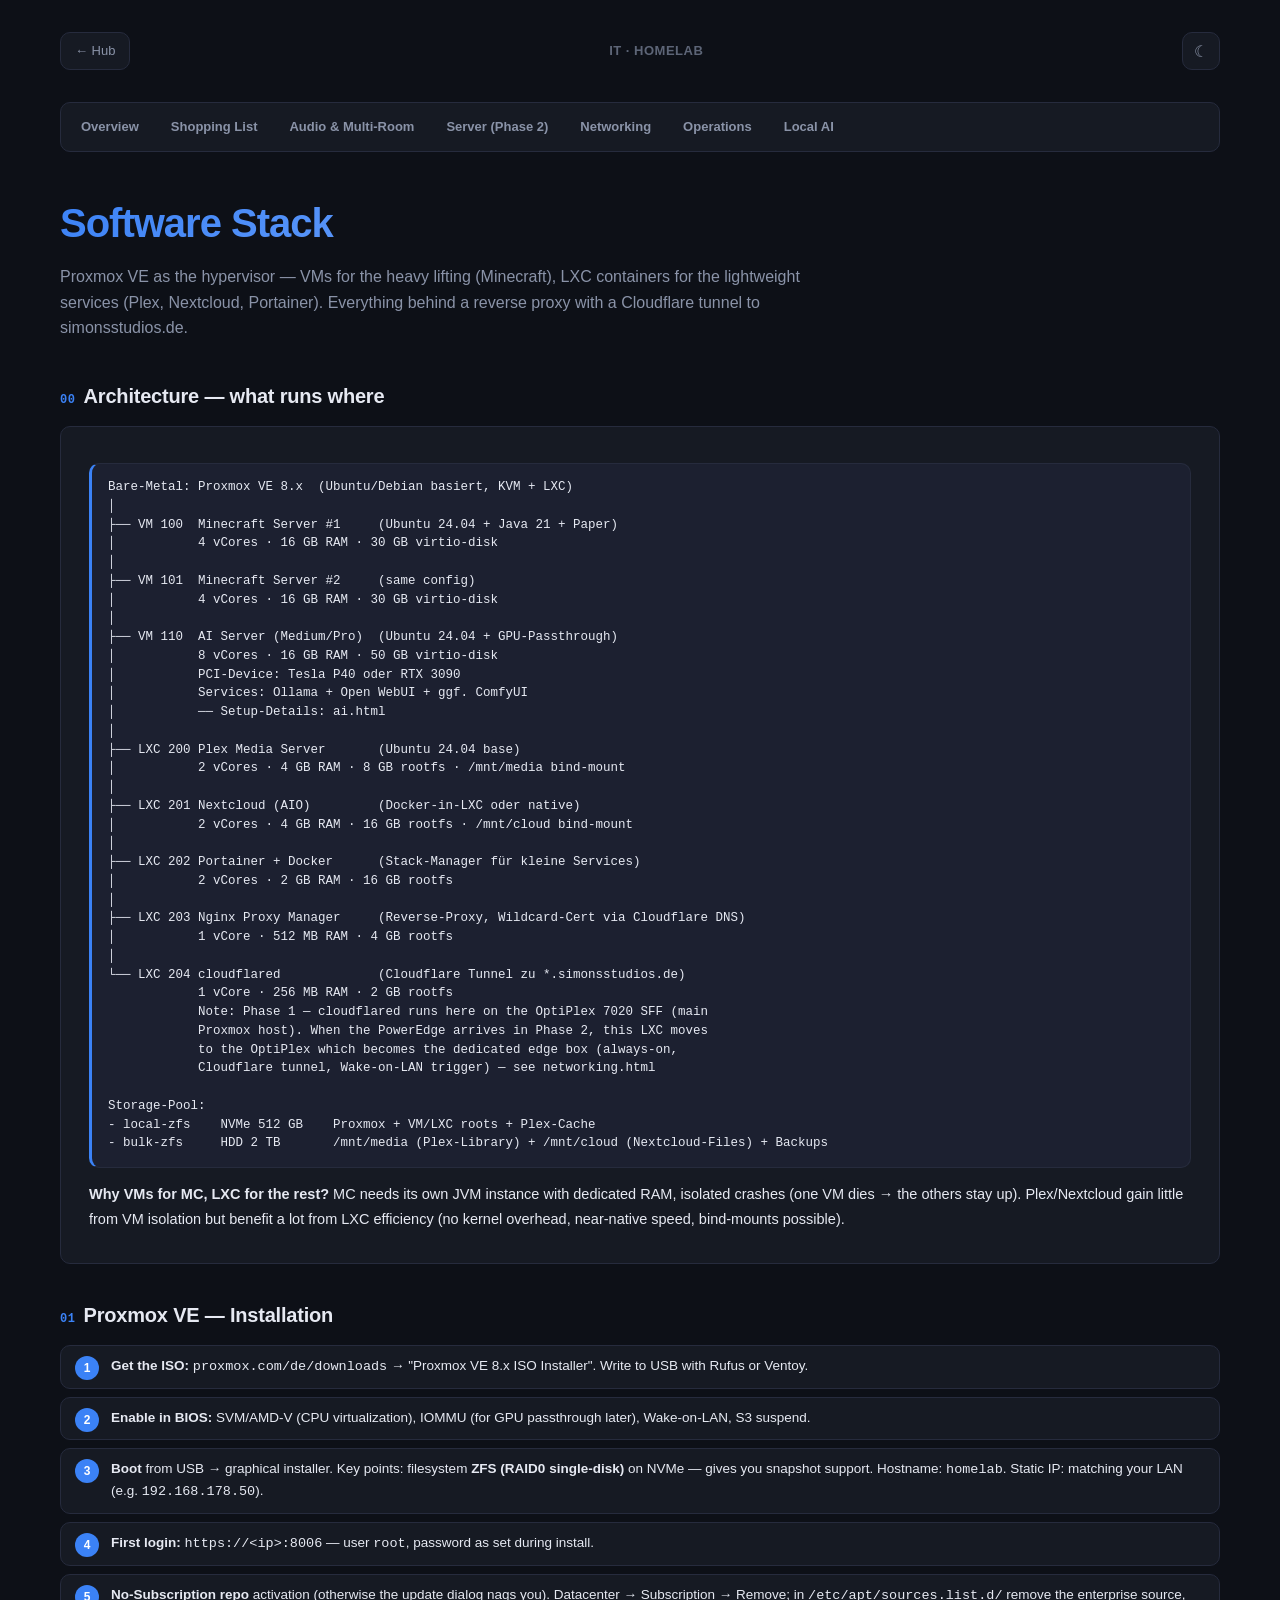
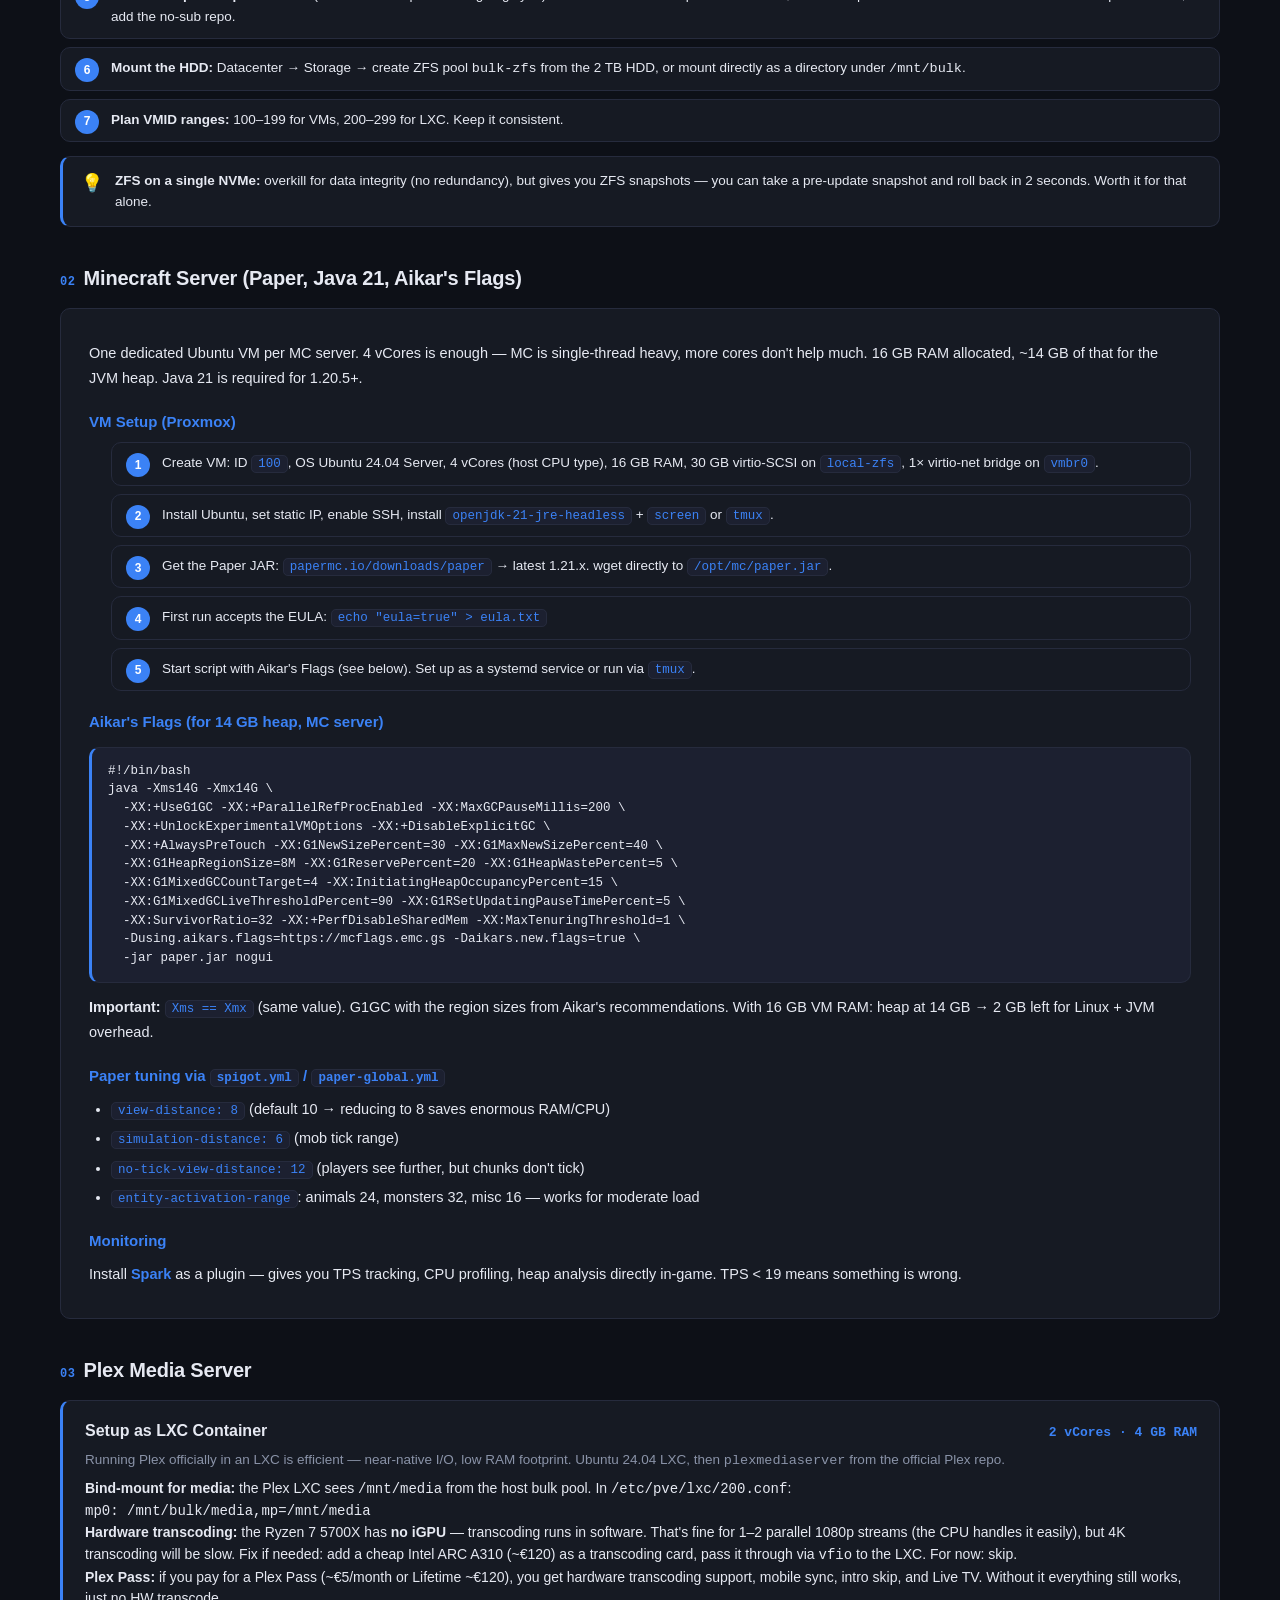
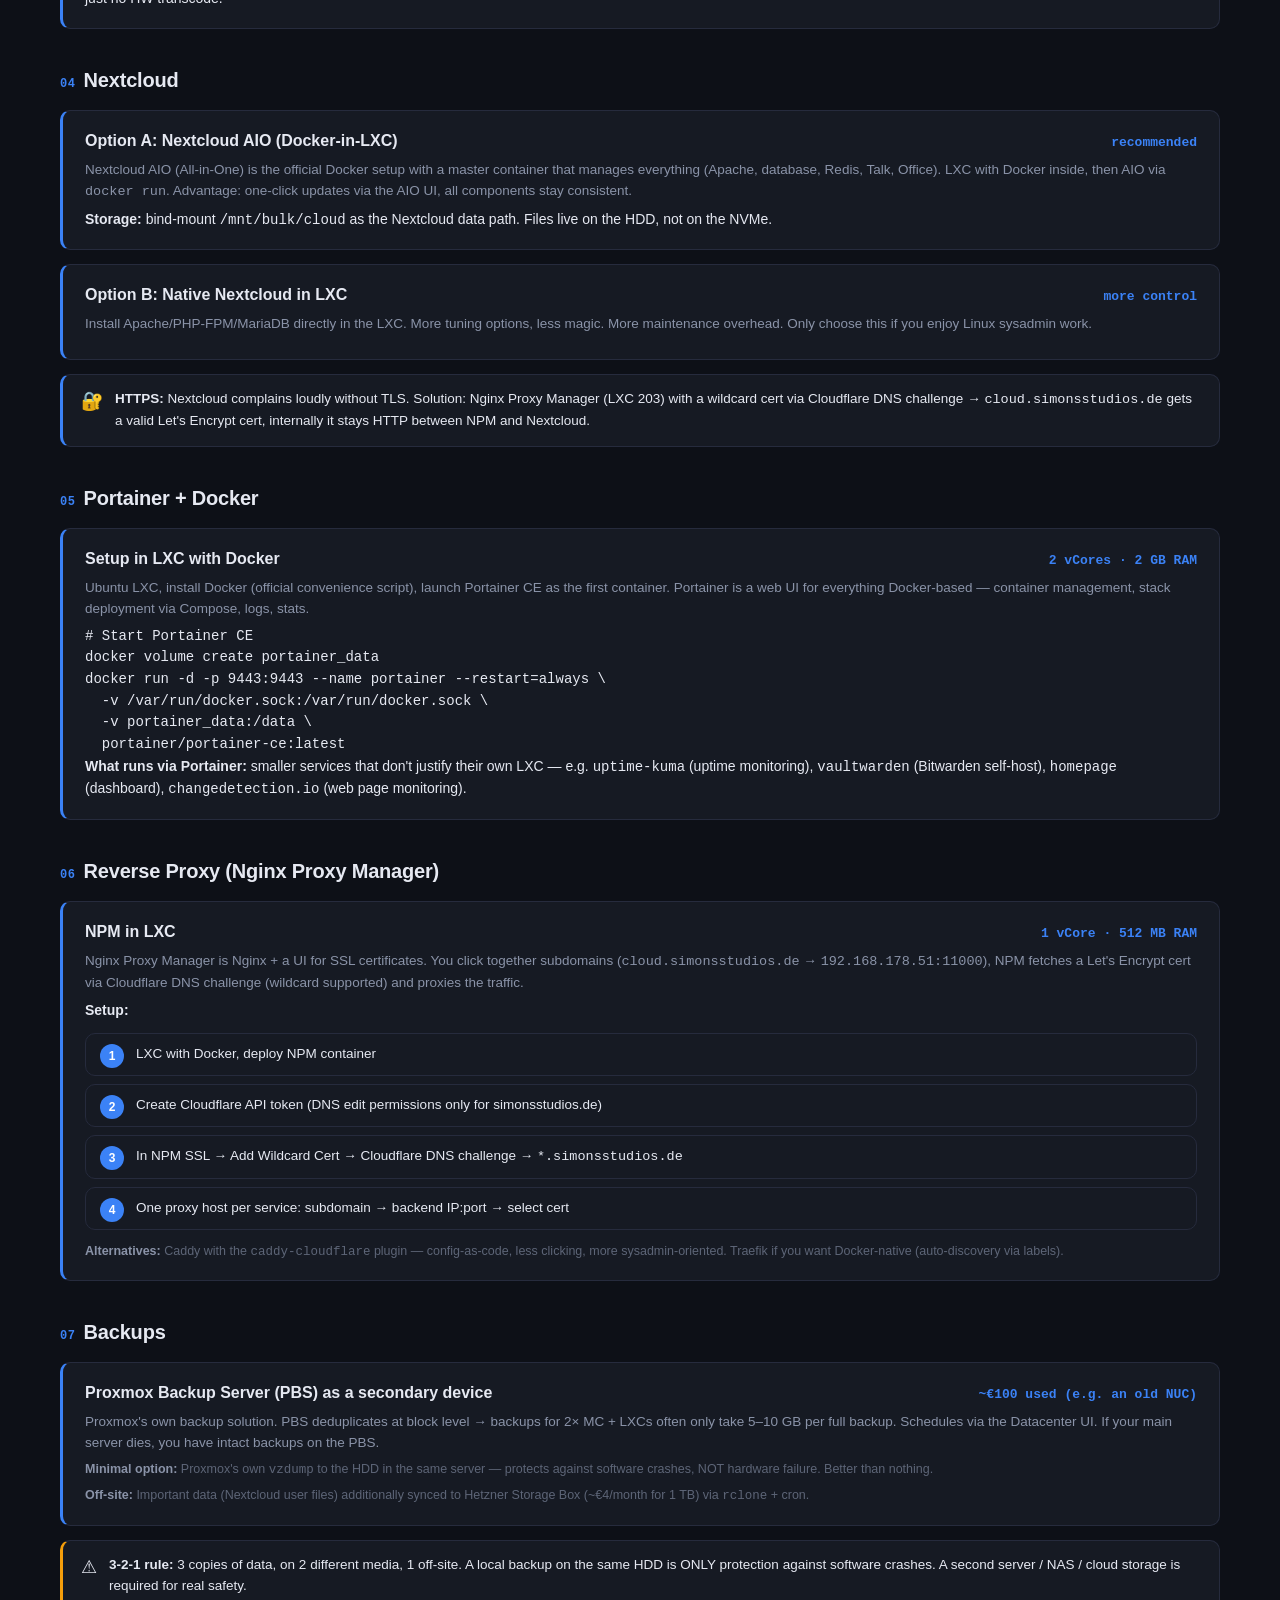
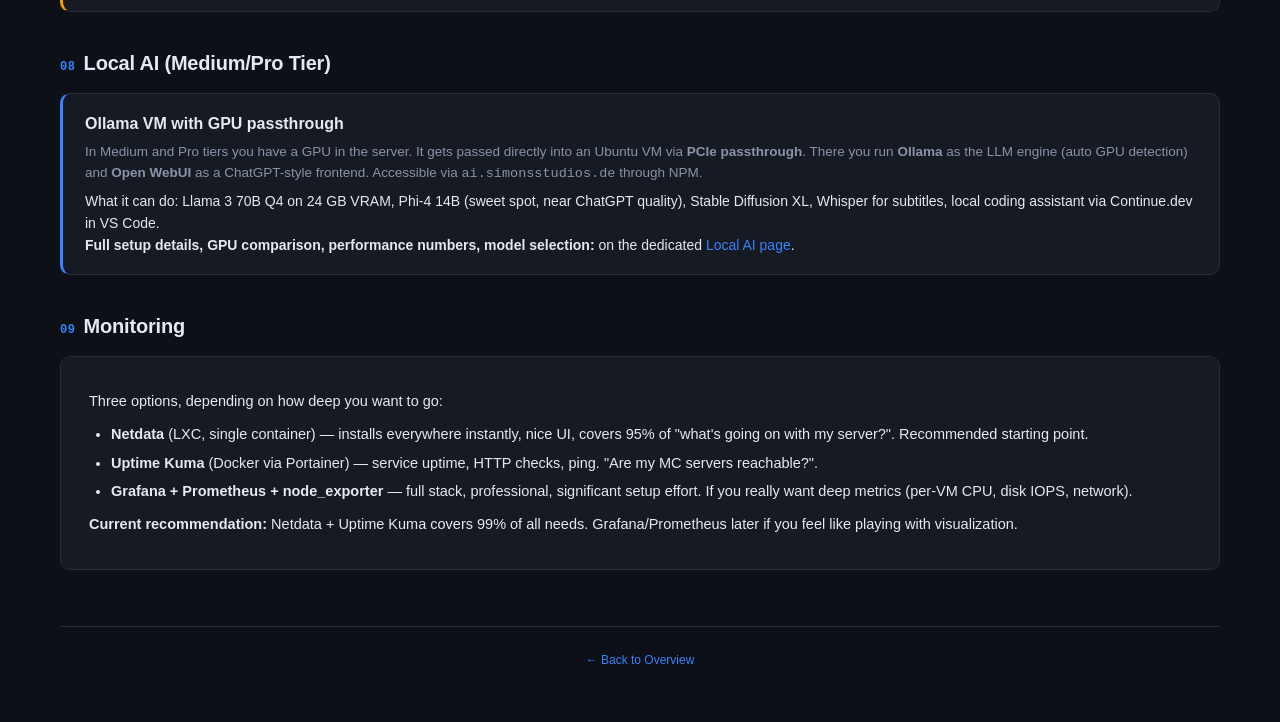
<file: software.html>
<!DOCTYPE html>
<html lang="en">
<head>
  <meta charset="UTF-8" />
  <meta name="viewport" content="width=device-width, initial-scale=1.0" />
  <title>Software — Homelab — IT Hub</title>
  <script>(function(){try{var t=localStorage.getItem('it-hub-theme');if(t==='light')document.documentElement.classList.add('theme-light');}catch{}})();</script>
  <link rel="stylesheet" href="style.css" />
  <link rel="stylesheet" href="page.css" />
  <style>:root{--accent:#3b82f6;--accent-rgb:59,130,246;}</style>
</head>
<body>
<div class="container">

  <nav class="topbar">
    <a class="back" href="../../index.html">← Hub</a>
    <span class="brand">IT · Homelab</span>
    <button class="theme-toggle" type="button">☾</button>
  </nav>

  <nav class="subnav">
    <a href="index.html">Overview</a>
    <a href="einkaufsliste.html">Shopping List</a>
    <a href="audio.html">Audio &amp; Multi-Room</a>
    <a href="server.html">Server (Phase 2)</a>
    <a href="networking.html">Networking</a>
    <a href="operations.html">Operations</a>
    <a href="ai.html">Local AI</a>
  </nav>

  <header class="hero">
    <h1>Software Stack</h1>
    <p class="lead">Proxmox VE as the hypervisor — VMs for the heavy lifting (Minecraft), LXC containers for the lightweight services (Plex, Nextcloud, Portainer). Everything behind a reverse proxy with a Cloudflare tunnel to simonsstudios.de.</p>
  </header>

  <!-- ===== ARCHITEKTUR ===== -->
  <section class="section">
    <h2><span class="num">00</span>Architecture — what runs where</h2>

    <div class="prose">
      <pre><code>Bare-Metal: Proxmox VE 8.x  (Ubuntu/Debian basiert, KVM + LXC)
│
├── VM 100  Minecraft Server #1     (Ubuntu 24.04 + Java 21 + Paper)
│           4 vCores · 16 GB RAM · 30 GB virtio-disk
│
├── VM 101  Minecraft Server #2     (same config)
│           4 vCores · 16 GB RAM · 30 GB virtio-disk
│
├── VM 110  AI Server (Medium/Pro)  (Ubuntu 24.04 + GPU-Passthrough)
│           8 vCores · 16 GB RAM · 50 GB virtio-disk
│           PCI-Device: Tesla P40 oder RTX 3090
│           Services: Ollama + Open WebUI + ggf. ComfyUI
│           ── Setup-Details: ai.html
│
├── LXC 200 Plex Media Server       (Ubuntu 24.04 base)
│           2 vCores · 4 GB RAM · 8 GB rootfs · /mnt/media bind-mount
│
├── LXC 201 Nextcloud (AIO)         (Docker-in-LXC oder native)
│           2 vCores · 4 GB RAM · 16 GB rootfs · /mnt/cloud bind-mount
│
├── LXC 202 Portainer + Docker      (Stack-Manager für kleine Services)
│           2 vCores · 2 GB RAM · 16 GB rootfs
│
├── LXC 203 Nginx Proxy Manager     (Reverse-Proxy, Wildcard-Cert via Cloudflare DNS)
│           1 vCore · 512 MB RAM · 4 GB rootfs
│
└── LXC 204 cloudflared             (Cloudflare Tunnel zu *.simonsstudios.de)
            1 vCore · 256 MB RAM · 2 GB rootfs
            Note: Phase 1 — cloudflared runs here on the OptiPlex 7020 SFF (main
            Proxmox host). When the PowerEdge arrives in Phase 2, this LXC moves
            to the OptiPlex which becomes the dedicated edge box (always-on,
            Cloudflare tunnel, Wake-on-LAN trigger) — see networking.html

Storage-Pool:
- local-zfs    NVMe 512 GB    Proxmox + VM/LXC roots + Plex-Cache
- bulk-zfs     HDD 2 TB       /mnt/media (Plex-Library) + /mnt/cloud (Nextcloud-Files) + Backups</code></pre>

      <p style="margin-top: 14px"><strong>Why VMs for MC, LXC for the rest?</strong> MC needs its own JVM instance with dedicated RAM, isolated crashes (one VM dies → the others stay up). Plex/Nextcloud gain little from VM isolation but benefit a lot from LXC efficiency (no kernel overhead, near-native speed, bind-mounts possible).</p>
    </div>
  </section>

  <!-- ===== PROXMOX ===== -->
  <section class="section">
    <h2><span class="num">01</span>Proxmox VE — Installation</h2>

    <ol class="steps">
      <li><strong>Get the ISO:</strong> <code>proxmox.com/de/downloads</code> → "Proxmox VE 8.x ISO Installer". Write to USB with Rufus or Ventoy.</li>
      <li><strong>Enable in BIOS:</strong> SVM/AMD-V (CPU virtualization), IOMMU (for GPU passthrough later), Wake-on-LAN, S3 suspend.</li>
      <li><strong>Boot</strong> from USB → graphical installer. Key points: filesystem <strong>ZFS (RAID0 single-disk)</strong> on NVMe — gives you snapshot support. Hostname: <code>homelab</code>. Static IP: matching your LAN (e.g. <code>192.168.178.50</code>).</li>
      <li><strong>First login:</strong> <code>https://&lt;ip&gt;:8006</code> — user <code>root</code>, password as set during install.</li>
      <li><strong>No-Subscription repo</strong> activation (otherwise the update dialog nags you). Datacenter → Subscription → Remove; in <code>/etc/apt/sources.list.d/</code> remove the enterprise source, add the no-sub repo.</li>
      <li><strong>Mount the HDD:</strong> Datacenter → Storage → create ZFS pool <code>bulk-zfs</code> from the 2 TB HDD, or mount directly as a directory under <code>/mnt/bulk</code>.</li>
      <li><strong>Plan VMID ranges:</strong> 100–199 for VMs, 200–299 for LXC. Keep it consistent.</li>
    </ol>

    <div class="callout info">
      <span class="icon">💡</span>
      <div class="body"><strong>ZFS on a single NVMe:</strong> overkill for data integrity (no redundancy), but gives you ZFS snapshots — you can take a pre-update snapshot and roll back in 2 seconds. Worth it for that alone.</div>
    </div>
  </section>

  <!-- ===== MC ===== -->
  <section class="section">
    <h2><span class="num">02</span>Minecraft Server (Paper, Java 21, Aikar's Flags)</h2>

    <div class="prose">
      <p>One dedicated Ubuntu VM per MC server. 4 vCores is enough — MC is single-thread heavy, more cores don't help much. 16 GB RAM allocated, ~14 GB of that for the JVM heap. Java 21 is required for 1.20.5+.</p>

      <h3>VM Setup (Proxmox)</h3>
      <ol class="steps">
        <li>Create VM: ID <code>100</code>, OS Ubuntu 24.04 Server, 4 vCores (host CPU type), 16 GB RAM, 30 GB virtio-SCSI on <code>local-zfs</code>, 1× virtio-net bridge on <code>vmbr0</code>.</li>
        <li>Install Ubuntu, set static IP, enable SSH, install <code>openjdk-21-jre-headless</code> + <code>screen</code> or <code>tmux</code>.</li>
        <li>Get the Paper JAR: <code>papermc.io/downloads/paper</code> → latest 1.21.x. wget directly to <code>/opt/mc/paper.jar</code>.</li>
        <li>First run accepts the EULA: <code>echo "eula=true" &gt; eula.txt</code></li>
        <li>Start script with Aikar's Flags (see below). Set up as a systemd service or run via <code>tmux</code>.</li>
      </ol>

      <h3>Aikar's Flags (for 14 GB heap, MC server)</h3>
      <pre><code>#!/bin/bash
java -Xms14G -Xmx14G \
  -XX:+UseG1GC -XX:+ParallelRefProcEnabled -XX:MaxGCPauseMillis=200 \
  -XX:+UnlockExperimentalVMOptions -XX:+DisableExplicitGC \
  -XX:+AlwaysPreTouch -XX:G1NewSizePercent=30 -XX:G1MaxNewSizePercent=40 \
  -XX:G1HeapRegionSize=8M -XX:G1ReservePercent=20 -XX:G1HeapWastePercent=5 \
  -XX:G1MixedGCCountTarget=4 -XX:InitiatingHeapOccupancyPercent=15 \
  -XX:G1MixedGCLiveThresholdPercent=90 -XX:G1RSetUpdatingPauseTimePercent=5 \
  -XX:SurvivorRatio=32 -XX:+PerfDisableSharedMem -XX:MaxTenuringThreshold=1 \
  -Dusing.aikars.flags=https://mcflags.emc.gs -Daikars.new.flags=true \
  -jar paper.jar nogui</code></pre>

      <p><strong>Important:</strong> <code>Xms == Xmx</code> (same value). G1GC with the region sizes from Aikar's recommendations. With 16 GB VM RAM: heap at 14 GB → 2 GB left for Linux + JVM overhead.</p>

      <h3>Paper tuning via <code>spigot.yml</code> / <code>paper-global.yml</code></h3>
      <ul>
        <li><code>view-distance: 8</code> (default 10 → reducing to 8 saves enormous RAM/CPU)</li>
        <li><code>simulation-distance: 6</code> (mob tick range)</li>
        <li><code>no-tick-view-distance: 12</code> (players see further, but chunks don't tick)</li>
        <li><code>entity-activation-range</code>: animals 24, monsters 32, misc 16 — works for moderate load</li>
      </ul>

      <h3>Monitoring</h3>
      <p>Install <a href="https://github.com/lucko/spark">Spark</a> as a plugin — gives you TPS tracking, CPU profiling, heap analysis directly in-game. TPS &lt; 19 means something is wrong.</p>
    </div>
  </section>

  <!-- ===== PLEX ===== -->
  <section class="section">
    <h2><span class="num">03</span>Plex Media Server</h2>

    <div class="comp">
      <h3>Setup as LXC Container <span class="price-tag">2 vCores · 4 GB RAM</span></h3>
      <p class="why">Running Plex officially in an LXC is efficient — near-native I/O, low RAM footprint. Ubuntu 24.04 LXC, then <code>plexmediaserver</code> from the official Plex repo.</p>

      <p><strong>Bind-mount for media:</strong> the Plex LXC sees <code>/mnt/media</code> from the host bulk pool. In <code>/etc/pve/lxc/200.conf</code>:</p>
      <pre><code>mp0: /mnt/bulk/media,mp=/mnt/media</code></pre>

      <p><strong>Hardware transcoding:</strong> the Ryzen 7 5700X has <strong>no iGPU</strong> — transcoding runs in software. That's fine for 1–2 parallel 1080p streams (the CPU handles it easily), but 4K transcoding will be slow. Fix if needed: add a cheap Intel ARC A310 (~€120) as a transcoding card, pass it through via <code>vfio</code> to the LXC. For now: skip.</p>

      <p><strong>Plex Pass:</strong> if you pay for a Plex Pass (~€5/month or Lifetime ~€120), you get hardware transcoding support, mobile sync, intro skip, and Live TV. Without it everything still works, just no HW transcode.</p>
    </div>
  </section>

  <!-- ===== NEXTCLOUD ===== -->
  <section class="section">
    <h2><span class="num">04</span>Nextcloud</h2>

    <div class="comp">
      <h3>Option A: Nextcloud AIO (Docker-in-LXC) <span class="price-tag">recommended</span></h3>
      <p class="why">Nextcloud AIO (All-in-One) is the official Docker setup with a master container that manages everything (Apache, database, Redis, Talk, Office). LXC with Docker inside, then AIO via <code>docker run</code>. Advantage: one-click updates via the AIO UI, all components stay consistent.</p>
      <p><strong>Storage:</strong> bind-mount <code>/mnt/bulk/cloud</code> as the Nextcloud data path. Files live on the HDD, not on the NVMe.</p>
    </div>

    <div class="comp">
      <h3>Option B: Native Nextcloud in LXC <span class="price-tag">more control</span></h3>
      <p class="why">Install Apache/PHP-FPM/MariaDB directly in the LXC. More tuning options, less magic. More maintenance overhead. Only choose this if you enjoy Linux sysadmin work.</p>
    </div>

    <div class="callout info">
      <span class="icon">🔐</span>
      <div class="body"><strong>HTTPS:</strong> Nextcloud complains loudly without TLS. Solution: Nginx Proxy Manager (LXC 203) with a wildcard cert via Cloudflare DNS challenge → <code>cloud.simonsstudios.de</code> gets a valid Let's Encrypt cert, internally it stays HTTP between NPM and Nextcloud.</div>
    </div>
  </section>

  <!-- ===== PORTAINER ===== -->
  <section class="section">
    <h2><span class="num">05</span>Portainer + Docker</h2>

    <div class="comp">
      <h3>Setup in LXC with Docker <span class="price-tag">2 vCores · 2 GB RAM</span></h3>
      <p class="why">Ubuntu LXC, install Docker (official convenience script), launch Portainer CE as the first container. Portainer is a web UI for everything Docker-based — container management, stack deployment via Compose, logs, stats.</p>

      <pre><code># Start Portainer CE
docker volume create portainer_data
docker run -d -p 9443:9443 --name portainer --restart=always \
  -v /var/run/docker.sock:/var/run/docker.sock \
  -v portainer_data:/data \
  portainer/portainer-ce:latest</code></pre>

      <p><strong>What runs via Portainer:</strong> smaller services that don't justify their own LXC — e.g. <code>uptime-kuma</code> (uptime monitoring), <code>vaultwarden</code> (Bitwarden self-host), <code>homepage</code> (dashboard), <code>changedetection.io</code> (web page monitoring).</p>
    </div>
  </section>

  <!-- ===== REVERSE PROXY ===== -->
  <section class="section">
    <h2><span class="num">06</span>Reverse Proxy (Nginx Proxy Manager)</h2>

    <div class="comp">
      <h3>NPM in LXC <span class="price-tag">1 vCore · 512 MB RAM</span></h3>
      <p class="why">Nginx Proxy Manager is Nginx + a UI for SSL certificates. You click together subdomains (<code>cloud.simonsstudios.de</code> → <code>192.168.178.51:11000</code>), NPM fetches a Let's Encrypt cert via Cloudflare DNS challenge (wildcard supported) and proxies the traffic.</p>

      <p><strong>Setup:</strong></p>
      <ol class="steps">
        <li>LXC with Docker, deploy NPM container</li>
        <li>Create Cloudflare API token (DNS edit permissions only for simonsstudios.de)</li>
        <li>In NPM SSL → Add Wildcard Cert → Cloudflare DNS challenge → <code>*.simonsstudios.de</code></li>
        <li>One proxy host per service: subdomain → backend IP:port → select cert</li>
      </ol>

      <p class="alt"><strong>Alternatives:</strong> Caddy with the <code>caddy-cloudflare</code> plugin — config-as-code, less clicking, more sysadmin-oriented. Traefik if you want Docker-native (auto-discovery via labels).</p>
    </div>
  </section>

  <!-- ===== BACKUPS ===== -->
  <section class="section">
    <h2><span class="num">07</span>Backups</h2>

    <div class="comp">
      <h3>Proxmox Backup Server (PBS) as a secondary device <span class="price-tag">~€100 used (e.g. an old NUC)</span></h3>
      <p class="why">Proxmox's own backup solution. PBS deduplicates at block level → backups for 2× MC + LXCs often only take 5–10 GB per full backup. Schedules via the Datacenter UI. If your main server dies, you have intact backups on the PBS.</p>
      <p class="alt"><strong>Minimal option:</strong> Proxmox's own <code>vzdump</code> to the HDD in the same server — protects against software crashes, NOT hardware failure. Better than nothing.</p>
      <p class="alt"><strong>Off-site:</strong> Important data (Nextcloud user files) additionally synced to Hetzner Storage Box (~€4/month for 1 TB) via <code>rclone</code> + cron.</p>
    </div>

    <div class="callout warn">
      <span class="icon">⚠</span>
      <div class="body"><strong>3-2-1 rule:</strong> 3 copies of data, on 2 different media, 1 off-site. A local backup on the same HDD is ONLY protection against software crashes. A second server / NAS / cloud storage is required for real safety.</div>
    </div>
  </section>

  <!-- ===== LOCAL AI ===== -->
  <section class="section">
    <h2><span class="num">08</span>Local AI (Medium/Pro Tier)</h2>

    <div class="comp">
      <h3>Ollama VM with GPU passthrough</h3>
      <p class="why">In Medium and Pro tiers you have a GPU in the server. It gets passed directly into an Ubuntu VM via <strong>PCIe passthrough</strong>. There you run <strong>Ollama</strong> as the LLM engine (auto GPU detection) and <strong>Open WebUI</strong> as a ChatGPT-style frontend. Accessible via <code>ai.simonsstudios.de</code> through NPM.</p>
      <p>What it can do: Llama 3 70B Q4 on 24 GB VRAM, Phi-4 14B (sweet spot, near ChatGPT quality), Stable Diffusion XL, Whisper for subtitles, local coding assistant via Continue.dev in VS Code.</p>
      <p><strong>Full setup details, GPU comparison, performance numbers, model selection:</strong> on the dedicated <a href="ai.html">Local AI page</a>.</p>
    </div>
  </section>

  <!-- ===== MONITORING ===== -->
  <section class="section">
    <h2><span class="num">09</span>Monitoring</h2>

    <div class="prose">
      <p>Three options, depending on how deep you want to go:</p>
      <ul>
        <li><strong>Netdata</strong> (LXC, single container) — installs everywhere instantly, nice UI, covers 95% of "what's going on with my server?". Recommended starting point.</li>
        <li><strong>Uptime Kuma</strong> (Docker via Portainer) — service uptime, HTTP checks, ping. "Are my MC servers reachable?".</li>
        <li><strong>Grafana + Prometheus + node_exporter</strong> — full stack, professional, significant setup effort. If you really want deep metrics (per-VM CPU, disk IOPS, network).</li>
      </ul>

      <p><strong>Current recommendation:</strong> Netdata + Uptime Kuma covers 99% of all needs. Grafana/Prometheus later if you feel like playing with visualization.</p>
    </div>
  </section>

  <footer class="foot">
    <a href="index.html">← Back to Overview</a>
  </footer>
</div>

<script src="theme.js"></script>
</body>
</html>
</file>
<file: style.css>
/* ============================================================
   Shared design system for the IT hub + projects.
   Per-project accent is set inline in each page's <style>:
     :root { --accent: #xx; --accent-rgb: r,g,b; }
   This file stays farbneutral.
============================================================ */

/* ===== RESET ===== */
*, *::before, *::after { box-sizing: border-box; margin: 0; padding: 0; }
html { scroll-behavior: smooth; }

/* ===== THEME VARS — Dark (default) ===== */
:root {
  --bg:         #0d1017;
  --surface:    #161a23;
  --surface-2:  #1c2030;
  --border:     #262b3d;
  --text:       #e6e9f2;
  --text-muted: #8a93a8;
  --text-dim:   #5d6577;
  --shadow:     0 4px 24px rgba(0,0,0,0.45);
  --shadow-lg:  0 16px 48px rgba(0,0,0,0.55);
  --radius:     10px;
  --radius-lg:  16px;
  --t-fast:     0.15s ease;
  --t-mid:      0.3s ease;
  --t-slow:     0.6s cubic-bezier(.2,.8,.2,1);

  /* fallback accent in case a project forgets to override */
  --accent:     #6366f1;
  --accent-rgb: 99,102,241;
}

/* ===== THEME VARS — Light ===== */
:root.theme-light {
  --bg:         #f5f6fa;
  --surface:    #ffffff;
  --surface-2:  #eef0f6;
  --border:     #d8dce6;
  --text:       #1a1d29;
  --text-muted: #545b6e;
  --text-dim:   #8a93a8;
  --shadow:     0 4px 18px rgba(20,24,40,0.08);
  --shadow-lg:  0 16px 40px rgba(20,24,40,0.14);
}

/* ===== BASE ===== */
body {
  background: var(--bg);
  color: var(--text);
  font-family: -apple-system, BlinkMacSystemFont, 'Segoe UI', Roboto, sans-serif;
  font-size: 14px;
  line-height: 1.55;
  min-height: 100vh;
  transition: background var(--t-mid), color var(--t-mid);
}

a { color: var(--accent); text-decoration: none; }
a:hover { filter: brightness(1.18); }

::selection { background: rgba(var(--accent-rgb), 0.35); color: var(--text); }

/* ===== LAYOUT ===== */
.container {
  max-width: 1200px;
  margin: 0 auto;
  padding: 32px 20px 64px;
}

/* ===== TOP BAR (shown on every page) ===== */
.topbar {
  display: flex;
  align-items: center;
  justify-content: space-between;
  margin-bottom: 32px;
  gap: 12px;
}

.topbar .back {
  display: inline-flex;
  align-items: center;
  gap: 6px;
  padding: 8px 14px;
  background: var(--surface);
  border: 1px solid var(--border);
  border-radius: var(--radius);
  color: var(--text-muted);
  font-size: 13px;
  font-weight: 500;
  transition: all var(--t-fast);
}
.topbar .back:hover {
  color: var(--text);
  border-color: var(--accent);
  transform: translateX(-2px);
  filter: none;
}

.topbar .brand {
  font-size: 13px;
  color: var(--text-dim);
  letter-spacing: 0.5px;
  text-transform: uppercase;
  font-weight: 600;
}

.theme-toggle {
  width: 38px;
  height: 38px;
  border-radius: var(--radius);
  background: var(--surface);
  border: 1px solid var(--border);
  color: var(--text-muted);
  cursor: pointer;
  display: inline-flex;
  align-items: center;
  justify-content: center;
  font-size: 16px;
  transition: all var(--t-fast);
}
.theme-toggle:hover {
  color: var(--accent);
  border-color: var(--accent);
  transform: rotate(15deg);
}

/* ===== HEADER ===== */
.page-header {
  margin-bottom: 36px;
  animation: fadeUp 0.5s var(--t-slow);
}

.page-header h1 {
  font-size: 32px;
  font-weight: 800;
  letter-spacing: -0.6px;
  background: linear-gradient(135deg, var(--accent), color-mix(in oklab, var(--accent) 50%, #ffffff));
  -webkit-background-clip: text;
  -webkit-text-fill-color: transparent;
  background-clip: text;
  display: inline-block;
}

.page-header .lead {
  color: var(--text-muted);
  margin-top: 8px;
  font-size: 15px;
  max-width: 720px;
}

/* ===== CARDS ===== */
.card {
  background: var(--surface);
  border: 1px solid var(--border);
  border-radius: var(--radius);
  padding: 20px;
  transition: border-color var(--t-fast), transform var(--t-fast), box-shadow var(--t-fast);
}
.card:hover { border-color: var(--accent); }

.card-grid {
  display: grid;
  grid-template-columns: repeat(auto-fill, minmax(280px, 1fr));
  gap: 18px;
}

/* ===== HUB PROJECT CARDS ===== */
.proj-grid {
  display: grid;
  grid-template-columns: repeat(auto-fill, minmax(300px, 1fr));
  gap: 20px;
}

.proj-card {
  position: relative;
  display: flex;
  flex-direction: column;
  gap: 10px;
  padding: 22px 22px 20px;
  background: var(--surface);
  border: 1px solid var(--border);
  border-radius: var(--radius-lg);
  text-decoration: none;
  color: inherit;
  overflow: hidden;
  transition: transform var(--t-fast), border-color var(--t-fast), box-shadow var(--t-fast);
  animation: fadeUp 0.5s var(--t-slow) both;
}
.proj-card:hover {
  transform: translateY(-4px);
  border-color: var(--proj-accent);
  box-shadow: 0 18px 38px rgba(0,0,0,0.35),
              0 0 0 1px rgba(var(--proj-accent-rgb), 0.4),
              0 0 32px rgba(var(--proj-accent-rgb), 0.18);
  filter: none;
}
:root.theme-light .proj-card:hover {
  box-shadow: 0 18px 38px rgba(20,24,40,0.12),
              0 0 0 1px rgba(var(--proj-accent-rgb), 0.5),
              0 0 32px rgba(var(--proj-accent-rgb), 0.18);
}

.proj-card::before {
  content: '';
  position: absolute;
  inset: 0 0 auto 0;
  height: 3px;
  background: linear-gradient(90deg, var(--proj-accent), color-mix(in oklab, var(--proj-accent) 40%, transparent));
  opacity: 0.85;
}

.proj-card .accent-glow {
  position: absolute;
  top: -40px;
  right: -40px;
  width: 140px;
  height: 140px;
  border-radius: 50%;
  background: radial-gradient(circle, rgba(var(--proj-accent-rgb), 0.22), transparent 70%);
  pointer-events: none;
  transition: transform var(--t-mid), opacity var(--t-mid);
  opacity: 0.55;
}
.proj-card:hover .accent-glow { opacity: 1; transform: scale(1.25); }

.proj-card h3 {
  font-size: 19px;
  font-weight: 700;
  color: var(--text);
  letter-spacing: -0.2px;
}

.proj-card .desc {
  font-size: 13.5px;
  color: var(--text-muted);
  line-height: 1.55;
  flex: 1;
}

.proj-card .proj-tag {
  display: inline-flex;
  align-items: center;
  gap: 6px;
  font-size: 11px;
  font-weight: 700;
  text-transform: uppercase;
  letter-spacing: 0.7px;
  color: var(--proj-accent);
  margin-bottom: 4px;
}
.proj-card .proj-tag::before {
  content: '';
  width: 8px;
  height: 8px;
  border-radius: 50%;
  background: var(--proj-accent);
  box-shadow: 0 0 12px rgba(var(--proj-accent-rgb), 0.7);
}

.proj-card .arrow {
  margin-top: 8px;
  font-size: 13px;
  font-weight: 600;
  color: var(--proj-accent);
  display: inline-flex;
  align-items: center;
  gap: 6px;
  transition: gap var(--t-fast);
}
.proj-card:hover .arrow { gap: 12px; }

/* ===== BUTTONS ===== */
.btn {
  display: inline-flex;
  align-items: center;
  gap: 8px;
  padding: 10px 18px;
  border-radius: var(--radius);
  border: 1px solid transparent;
  cursor: pointer;
  font-size: 13px;
  font-weight: 600;
  font-family: inherit;
  transition: all var(--t-fast);
  text-decoration: none;
}
.btn-primary { background: var(--accent); color: #fff; }
.btn-primary:hover { filter: brightness(1.15); transform: translateY(-1px); }
.btn-ghost {
  background: transparent;
  color: var(--text-muted);
  border-color: var(--border);
}
.btn-ghost:hover {
  color: var(--text);
  border-color: var(--accent);
}

/* ===== BADGES ===== */
.badge {
  display: inline-block;
  padding: 3px 10px;
  border-radius: 999px;
  font-size: 11px;
  font-weight: 700;
  letter-spacing: 0.3px;
  background: rgba(var(--accent-rgb), 0.15);
  color: var(--accent);
  border: 1px solid rgba(var(--accent-rgb), 0.4);
}

/* ===== SECTION ===== */
.section { margin: 36px 0; animation: fadeUp 0.5s var(--t-slow) both; }
.section h2 {
  font-size: 20px;
  font-weight: 700;
  margin-bottom: 14px;
  color: var(--text);
  letter-spacing: -0.2px;
}
.section h2 .accent { color: var(--accent); }

/* ===== PROSE (for project description bodies) ===== */
.prose {
  background: var(--surface);
  border: 1px solid var(--border);
  border-radius: var(--radius);
  padding: 24px 28px;
  font-size: 14.5px;
  line-height: 1.7;
  color: var(--text);
}
.prose h2 {
  font-size: 18px;
  font-weight: 700;
  margin: 24px 0 10px;
  color: var(--text);
}
.prose h2:first-child { margin-top: 0; }
.prose h3 {
  font-size: 15px;
  font-weight: 700;
  margin: 18px 0 8px;
  color: var(--accent);
}
.prose p { margin: 8px 0; color: var(--text); }
.prose ul, .prose ol { margin: 8px 0 8px 22px; }
.prose li { margin: 4px 0; }
.prose code {
  background: var(--surface-2);
  border: 1px solid var(--border);
  padding: 1px 6px;
  border-radius: 5px;
  font-size: 12.5px;
  font-family: 'JetBrains Mono', Consolas, monospace;
  color: var(--accent);
}
.prose pre {
  background: var(--surface-2);
  border: 1px solid var(--border);
  border-left: 3px solid var(--accent);
  border-radius: var(--radius);
  padding: 14px 16px;
  overflow-x: auto;
  margin: 12px 0;
  font-size: 12.5px;
  line-height: 1.5;
}
.prose pre code {
  background: none;
  border: none;
  padding: 0;
  color: var(--text);
  font-size: inherit;
}
.prose strong { color: var(--text); font-weight: 700; }
.prose em { color: var(--text-muted); }
.prose a { font-weight: 600; }
.prose hr { border: none; border-top: 1px solid var(--border); margin: 22px 0; }
.prose blockquote {
  border-left: 3px solid var(--accent);
  padding: 6px 14px;
  color: var(--text-muted);
  background: var(--surface-2);
  border-radius: 0 var(--radius) var(--radius) 0;
  margin: 12px 0;
}

/* ===== FILE LIST ===== */
.file-list {
  display: flex;
  flex-direction: column;
  gap: 8px;
  margin: 12px 0;
}
.file-item {
  display: flex;
  align-items: center;
  gap: 12px;
  padding: 10px 14px;
  background: var(--surface-2);
  border: 1px solid var(--border);
  border-radius: var(--radius);
  font-size: 13px;
  transition: border-color var(--t-fast), transform var(--t-fast);
  text-decoration: none;
  color: var(--text);
}
.file-item:hover {
  border-color: var(--accent);
  transform: translateX(2px);
  filter: none;
}
.file-item .icon { color: var(--accent); font-size: 16px; }
.file-item .name { font-family: 'JetBrains Mono', Consolas, monospace; font-size: 13px; }
.file-item .size { margin-left: auto; color: var(--text-dim); font-size: 11.5px; }

/* ===== FOOTER ===== */
.foot {
  margin-top: 56px;
  padding-top: 24px;
  border-top: 1px solid var(--border);
  text-align: center;
  color: var(--text-dim);
  font-size: 12px;
}

/* ===== ANIMATIONS ===== */
@keyframes fadeUp {
  from { opacity: 0; transform: translateY(14px); }
  to   { opacity: 1; transform: translateY(0); }
}

@keyframes pulse {
  0%, 100% { opacity: 0.85; }
  50%      { opacity: 1; }
}

@keyframes float {
  0%, 100% { transform: translateY(0); }
  50%      { transform: translateY(-4px); }
}

/* Stagger animation on children */
.stagger > * { animation: fadeUp 0.5s var(--t-slow) both; }
.stagger > *:nth-child(1)  { animation-delay: 0.04s; }
.stagger > *:nth-child(2)  { animation-delay: 0.08s; }
.stagger > *:nth-child(3)  { animation-delay: 0.12s; }
.stagger > *:nth-child(4)  { animation-delay: 0.16s; }
.stagger > *:nth-child(5)  { animation-delay: 0.20s; }
.stagger > *:nth-child(6)  { animation-delay: 0.24s; }
.stagger > *:nth-child(7)  { animation-delay: 0.28s; }
.stagger > *:nth-child(8)  { animation-delay: 0.32s; }

/* ===== RESPONSIVE ===== */
@media (max-width: 600px) {
  .container { padding: 20px 14px 48px; }
  .page-header h1 { font-size: 26px; }
  .topbar { margin-bottom: 22px; }
  .prose { padding: 18px 20px; }
}
</file>
<file: page.css>
/* ============================================================
   Homelab project — shared styles across all sub-pages.
   The accent (#3b82f6 / 59,130,246) is set in each page's <style>
   inline, so this file stays accent-agnostic and reads from vars.
============================================================ */

/* ===== SUBNAV ===== */
.subnav {
  display: flex;
  gap: 4px;
  flex-wrap: wrap;
  padding: 6px;
  background: var(--surface);
  border: 1px solid var(--border);
  border-radius: var(--radius);
  margin-bottom: 28px;
  animation: fadeUp 0.5s var(--t-slow);
}
.subnav a {
  padding: 8px 14px;
  border-radius: 6px;
  font-size: 13px;
  font-weight: 600;
  color: var(--text-muted);
  text-decoration: none;
  transition: all var(--t-fast);
  white-space: nowrap;
}
.subnav a:hover { color: var(--text); background: var(--surface-2); filter: none; }
.subnav a.active {
  color: #fff;
  background: var(--accent);
  box-shadow: 0 4px 12px rgba(var(--accent-rgb), 0.3);
}

/* ===== HERO ===== */
.hero {
  padding: 12px 0 4px;
  animation: fadeUp 0.5s var(--t-slow);
}
.hero h1 {
  font-size: 40px;
  font-weight: 800;
  letter-spacing: -1px;
  background: linear-gradient(135deg, var(--accent), color-mix(in oklab, var(--accent) 50%, #ffffff));
  -webkit-background-clip: text;
  -webkit-text-fill-color: transparent;
  background-clip: text;
}
.hero .lead {
  color: var(--text-muted);
  margin-top: 10px;
  font-size: 16px;
  max-width: 780px;
  line-height: 1.6;
}

/* ===== TWO-COL ===== */
.twocol {
  display: grid;
  grid-template-columns: 1fr 1fr;
  gap: 20px;
  margin: 28px 0;
}
@media (max-width: 720px) { .twocol { grid-template-columns: 1fr; } }

/* ===== STATS BANNER ===== */
.stats-banner {
  display: grid;
  grid-template-columns: repeat(auto-fit, minmax(180px, 1fr));
  gap: 14px;
  margin: 28px 0 36px;
}
.stat {
  background: var(--surface);
  border: 1px solid var(--border);
  border-left: 3px solid var(--accent);
  border-radius: var(--radius);
  padding: 16px 18px;
  transition: transform var(--t-fast), border-color var(--t-fast);
}
.stat:hover { transform: translateY(-2px); }
.stat .lbl {
  font-size: 11px; font-weight: 700;
  text-transform: uppercase; letter-spacing: 0.7px;
  color: var(--text-dim); margin-bottom: 6px;
}
.stat .val {
  font-size: 22px; font-weight: 800;
  color: var(--text); letter-spacing: -0.4px;
}
.stat .sub { font-size: 12px; color: var(--text-muted); margin-top: 4px; }

/* ===== NAV CARDS (used on index) ===== */
.nav-cards {
  display: grid;
  grid-template-columns: repeat(auto-fill, minmax(260px, 1fr));
  gap: 16px;
  margin-top: 18px;
}
.nav-card {
  display: block;
  padding: 18px 20px;
  background: var(--surface);
  border: 1px solid var(--border);
  border-radius: var(--radius);
  text-decoration: none;
  color: inherit;
  transition: all var(--t-fast);
  position: relative;
  overflow: hidden;
}
.nav-card:hover {
  transform: translateY(-3px);
  border-color: var(--accent);
  box-shadow: 0 12px 28px rgba(0,0,0,0.3);
  filter: none;
}
.nav-card .num {
  font-family: 'JetBrains Mono', Consolas, monospace;
  font-size: 11px; font-weight: 700;
  color: var(--accent); letter-spacing: 0.5px;
}
.nav-card h4 { font-size: 16px; font-weight: 700; margin: 4px 0 6px; color: var(--text); }
.nav-card p { font-size: 13px; color: var(--text-muted); line-height: 1.5; }
.nav-card::after {
  content: '→';
  position: absolute;
  top: 18px; right: 20px;
  font-size: 18px; color: var(--accent);
  transition: transform var(--t-fast);
}
.nav-card:hover::after { transform: translateX(4px); }

/* ===== TABLE ===== */
.tbl {
  width: 100%;
  border-collapse: collapse;
}
.tbl th, .tbl td {
  padding: 10px 12px;
  text-align: left;
  font-size: 13.5px;
  border-bottom: 1px solid var(--border);
  vertical-align: top;
}
.tbl th {
  font-size: 11px;
  text-transform: uppercase;
  letter-spacing: 0.6px;
  color: var(--text-dim);
  font-weight: 700;
  background: var(--surface-2);
}
.tbl td.price, .tbl td.num {
  text-align: right;
  font-family: 'JetBrains Mono', Consolas, monospace;
  white-space: nowrap;
}
.tbl td.price { color: var(--accent); }
.tbl tr:last-child td { border-bottom: none; }
.tbl tr.total td {
  padding-top: 14px;
  font-size: 14px;
  font-weight: 700;
  color: var(--text);
  border-top: 2px solid var(--border);
}
.tbl tr.total td.price { color: #34d399; }

/* ===== COMPONENT BLOCK ===== */
.comp {
  background: var(--surface);
  border: 1px solid var(--border);
  border-left: 3px solid var(--accent);
  border-radius: var(--radius);
  padding: 18px 22px;
  margin-bottom: 14px;
  transition: border-left-color var(--t-fast), transform var(--t-fast);
}
.comp:hover { transform: translateX(2px); border-left-color: color-mix(in oklab, var(--accent) 60%, #ffffff); }
.comp h3 {
  font-size: 16px;
  font-weight: 700;
  color: var(--text);
  margin-bottom: 4px;
  display: flex; align-items: baseline; gap: 12px; flex-wrap: wrap;
}
.comp h3 .price-tag {
  font-family: 'JetBrains Mono', Consolas, monospace;
  font-size: 13px;
  color: var(--accent);
  font-weight: 700;
  margin-left: auto;
}
.comp .why { font-size: 13.5px; color: var(--text-muted); line-height: 1.55; margin: 6px 0; }
.comp .alt { font-size: 12.5px; color: var(--text-dim); margin-top: 6px; }
.comp .alt strong { color: var(--text-muted); }

/* ===== KEY-VALUE LIST ===== */
.kv {
  display: grid;
  grid-template-columns: max-content 1fr;
  gap: 6px 16px;
  font-size: 13px;
  margin: 8px 0;
}
.kv dt { color: var(--text-dim); font-weight: 600; }
.kv dd { color: var(--text); }

/* ===== CALLOUTS ===== */
.callout {
  display: flex;
  gap: 12px;
  padding: 14px 18px;
  border-radius: var(--radius);
  margin: 14px 0;
  border: 1px solid var(--border);
  background: var(--surface);
}
.callout .icon { font-size: 18px; flex-shrink: 0; line-height: 1.4; }
.callout .body { flex: 1; font-size: 13.5px; line-height: 1.55; color: var(--text); }
.callout .body strong { color: var(--text); }
.callout.warn  { border-left: 3px solid #f59e0b; }
.callout.info  { border-left: 3px solid var(--accent); }
.callout.ok    { border-left: 3px solid #34d399; }
.callout.danger { border-left: 3px solid #ef4444; }

/* ===== STEP LIST ===== */
.steps { counter-reset: step; padding: 0; list-style: none; margin: 12px 0; }
.steps > li {
  position: relative;
  padding: 10px 14px 10px 50px;
  margin-bottom: 8px;
  background: var(--surface);
  border: 1px solid var(--border);
  border-radius: var(--radius);
  font-size: 13.5px;
  line-height: 1.55;
  color: var(--text);
}
.steps > li::before {
  counter-increment: step;
  content: counter(step);
  position: absolute;
  top: 10px; left: 14px;
  width: 24px; height: 24px;
  background: var(--accent);
  color: #fff;
  border-radius: 50%;
  display: flex; align-items: center; justify-content: center;
  font-size: 12px; font-weight: 700;
}

/* ===== SECTION HEADING WITH NUMBER ===== */
.section h2 .num {
  font-family: 'JetBrains Mono', Consolas, monospace;
  font-size: 12px;
  color: var(--accent);
  letter-spacing: 0.6px;
  margin-right: 8px;
  font-weight: 700;
}

/* ===== TIER GRID (3 price tiers) ===== */
.tier-grid {
  display: grid;
  grid-template-columns: repeat(3, 1fr);
  gap: 16px;
  margin: 24px 0;
}
@media (max-width: 900px) { .tier-grid { grid-template-columns: 1fr; } }

.tier-card {
  position: relative;
  background: var(--surface);
  border: 1px solid var(--border);
  border-radius: var(--radius-lg);
  padding: 24px 22px;
  display: flex;
  flex-direction: column;
  gap: 8px;
  transition: transform var(--t-fast), border-color var(--t-fast), box-shadow var(--t-fast);
  animation: fadeUp 0.5s var(--t-slow) both;
}
.tier-card:hover { transform: translateY(-3px); border-color: var(--tier-color, var(--accent)); }

.tier-card.recommended {
  border-color: var(--tier-color, var(--accent));
  box-shadow: 0 0 0 1px var(--tier-color, var(--accent)),
              0 12px 32px rgba(var(--tier-rgb, var(--accent-rgb)), 0.18);
}
.tier-card.recommended::before {
  content: '★ Best P/L';
  position: absolute;
  top: -10px;
  right: 18px;
  background: var(--tier-color, var(--accent));
  color: #fff;
  font-size: 10.5px;
  font-weight: 800;
  padding: 4px 10px;
  border-radius: 999px;
  letter-spacing: 0.4px;
}

.tier-card .tier-tag {
  font-size: 10.5px;
  font-weight: 700;
  text-transform: uppercase;
  letter-spacing: 0.8px;
  color: var(--tier-color, var(--accent));
}

.tier-card h3 {
  font-size: 22px;
  font-weight: 800;
  color: var(--text);
  letter-spacing: -0.4px;
  margin: 4px 0;
}

.tier-card .tier-price {
  font-size: 28px;
  font-weight: 800;
  color: var(--tier-color, var(--accent));
  font-family: 'JetBrains Mono', Consolas, monospace;
  letter-spacing: -0.5px;
  margin: 6px 0 4px;
}
.tier-card .tier-sub {
  font-size: 12px;
  color: var(--text-dim);
  margin-bottom: 10px;
}

.tier-card .tier-list {
  list-style: none;
  padding: 0;
  margin: 8px 0;
  display: flex;
  flex-direction: column;
  gap: 6px;
}
.tier-card .tier-list li {
  font-size: 13px;
  color: var(--text-muted);
  line-height: 1.45;
  display: flex;
  align-items: flex-start;
  gap: 8px;
}
.tier-card .tier-list li::before {
  content: '✓';
  color: var(--tier-color, var(--accent));
  font-weight: 700;
  flex-shrink: 0;
}
.tier-card .tier-list li.no::before { content: '✗'; color: var(--text-dim); }
.tier-card .tier-list li strong { color: var(--text); font-weight: 600; }

.tier-card .tier-cta {
  margin-top: auto;
  padding-top: 12px;
  display: inline-flex;
  align-items: center;
  gap: 6px;
  font-size: 13px;
  font-weight: 700;
  color: var(--tier-color, var(--accent));
  text-decoration: none;
  transition: gap var(--t-fast);
}
.tier-card .tier-cta:hover { gap: 12px; filter: none; }

/* ===== VERDICT BLOCK ===== */
.verdict-block {
  margin: 32px 0;
  padding: 28px 32px;
  background: linear-gradient(135deg, var(--surface), var(--surface-2));
  border: 1px solid rgba(var(--accent-rgb), 0.4);
  border-radius: var(--radius-lg);
  display: grid;
  grid-template-columns: 1fr 1fr;
  gap: 28px;
  align-items: center;
  animation: fadeUp 0.5s var(--t-slow);
}
@media (max-width: 720px) { .verdict-block { grid-template-columns: 1fr; padding: 22px 20px; } }

.verdict-block .v-text h2 {
  font-size: 22px;
  font-weight: 800;
  background: linear-gradient(90deg, var(--accent), color-mix(in oklab, var(--accent) 50%, #ffffff));
  -webkit-background-clip: text;
  -webkit-text-fill-color: transparent;
  background-clip: text;
  margin-bottom: 10px;
}
.verdict-block .v-text p {
  color: var(--text-muted);
  font-size: 14px;
  line-height: 1.65;
}
.verdict-block .v-text strong { color: var(--text); }

.verdict-block .v-winner {
  background: var(--surface-2);
  border-radius: var(--radius);
  padding: 22px 20px;
  border: 1px solid var(--border);
  text-align: center;
}
.verdict-block .v-winner .crown {
  font-size: 28px;
  margin-bottom: 6px;
  display: block;
}
.verdict-block .v-winner h3 {
  font-size: 17px;
  font-weight: 800;
  color: var(--text);
}
.verdict-block .v-winner .vp {
  font-size: 11px;
  color: var(--accent);
  font-weight: 700;
  text-transform: uppercase;
  letter-spacing: 0.6px;
  margin: 4px 0 10px;
}
.verdict-block .v-winner .big-price {
  font-size: 30px;
  font-weight: 900;
  background: linear-gradient(90deg, var(--accent), color-mix(in oklab, var(--accent) 50%, #ffffff));
  -webkit-background-clip: text;
  -webkit-text-fill-color: transparent;
  background-clip: text;
  font-family: 'JetBrains Mono', Consolas, monospace;
}
.verdict-block .v-winner p {
  font-size: 12px;
  color: var(--text-muted);
  margin-top: 8px;
  line-height: 1.55;
}

/* ===== ASCII DIAGRAM ===== */
.diagram {
  background: var(--surface-2);
  border: 1px solid var(--border);
  border-radius: var(--radius);
  padding: 18px 22px;
  font-family: 'JetBrains Mono', Consolas, monospace;
  font-size: 12.5px;
  line-height: 1.55;
  color: var(--text);
  white-space: pre;
  overflow-x: auto;
  margin: 14px 0;
}
.diagram .hi { color: var(--accent); font-weight: 700; }
</file>
